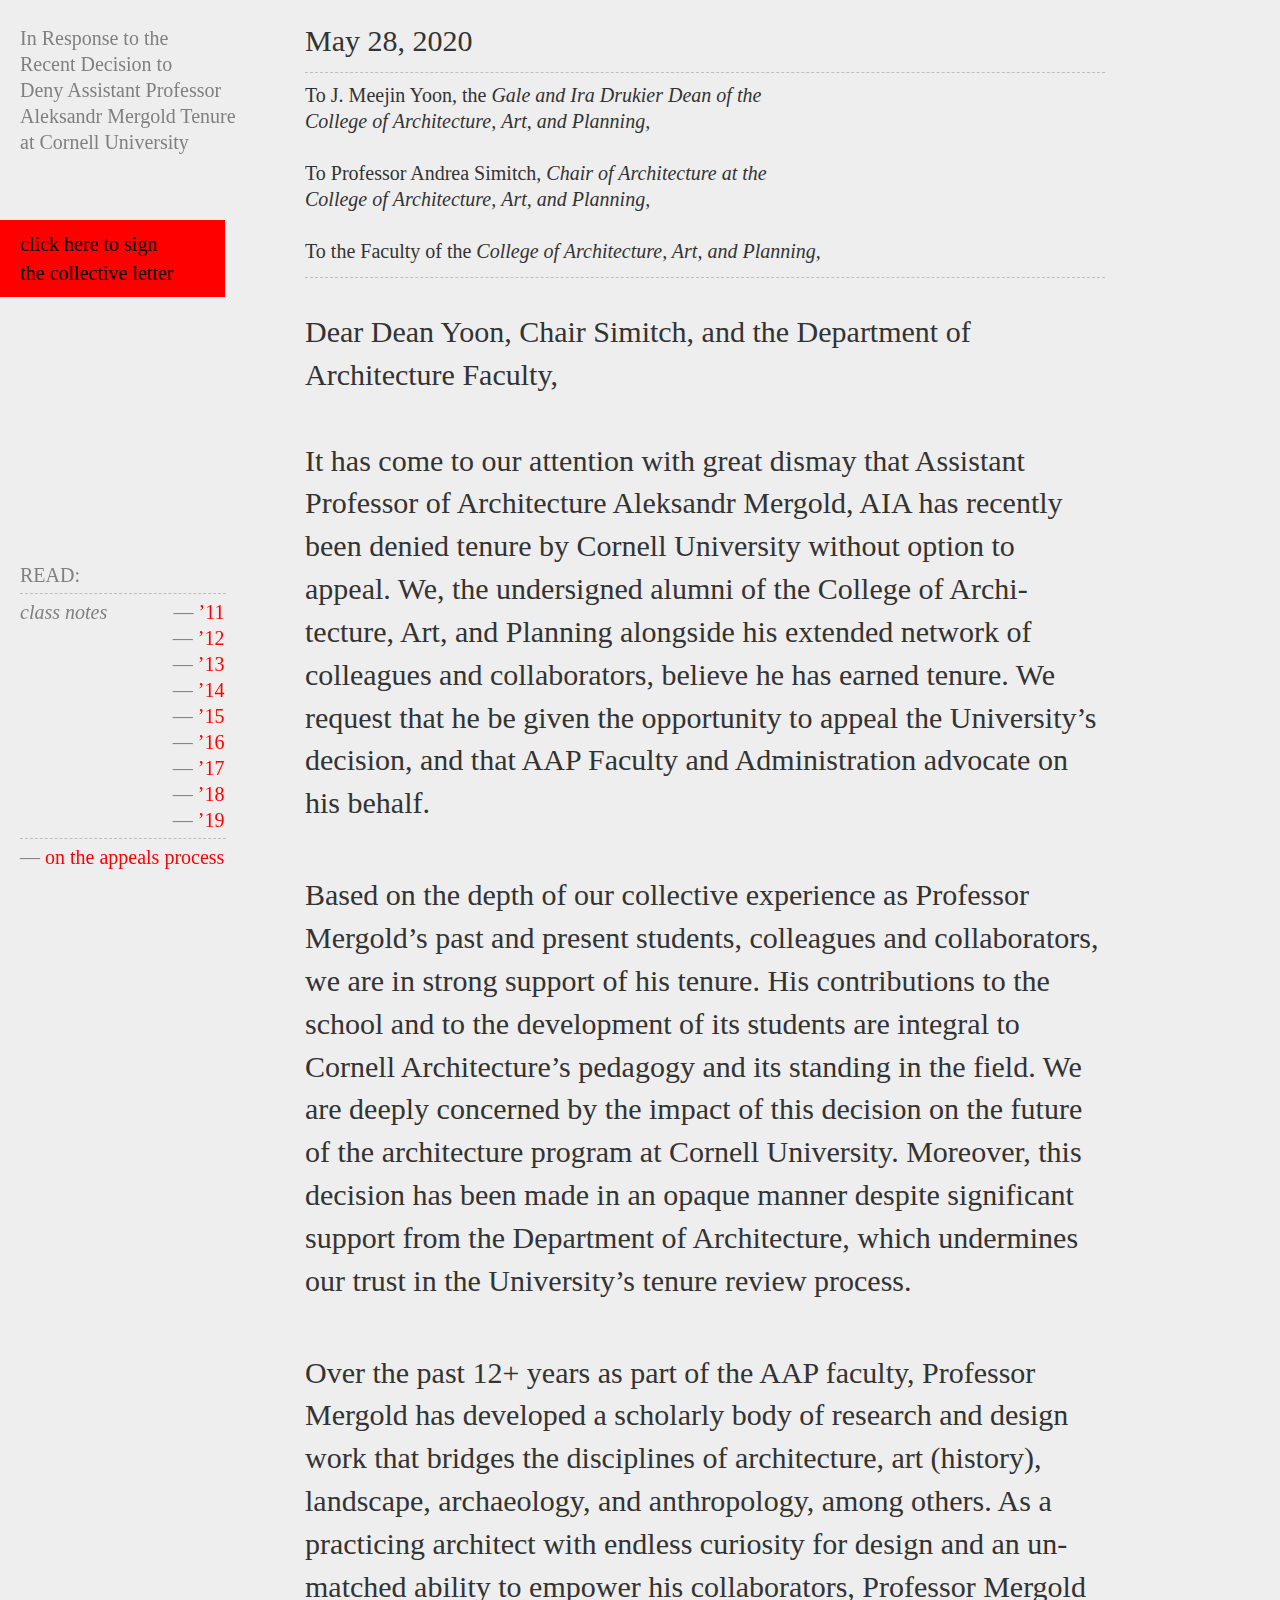
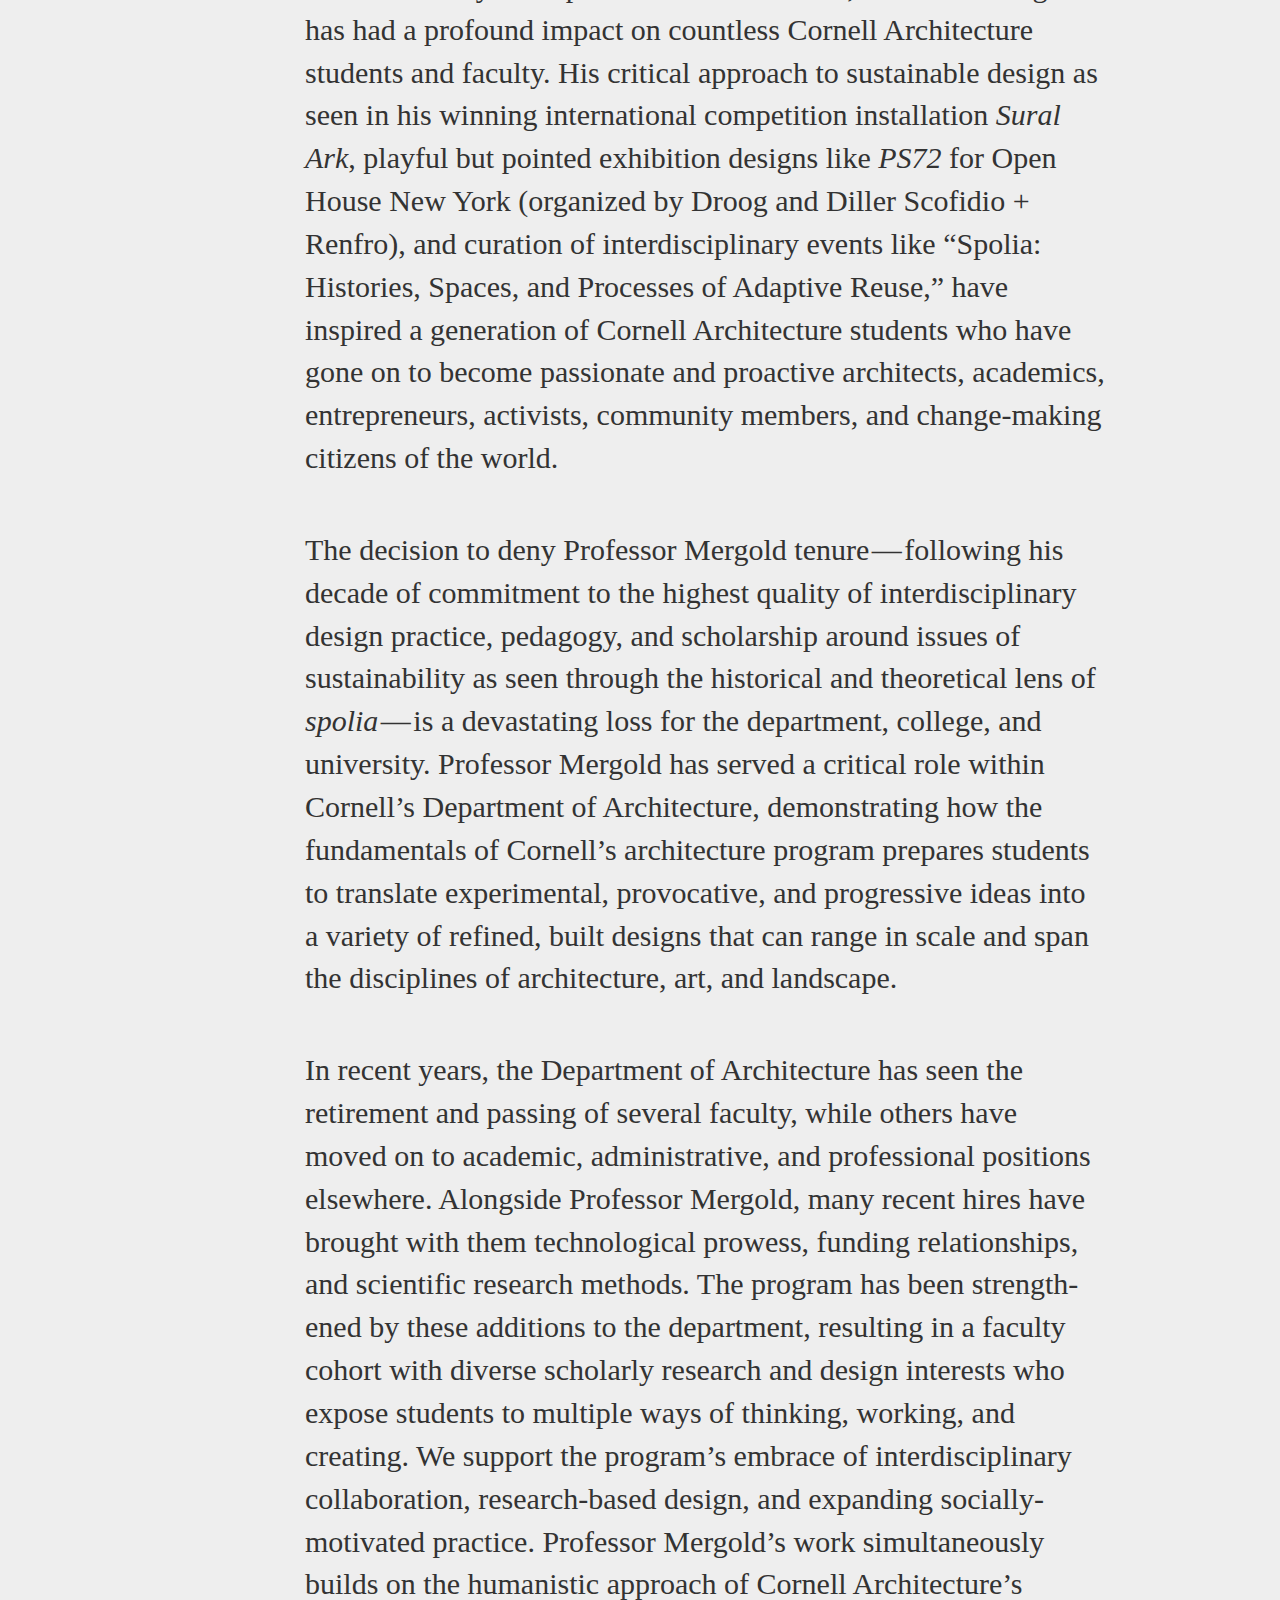
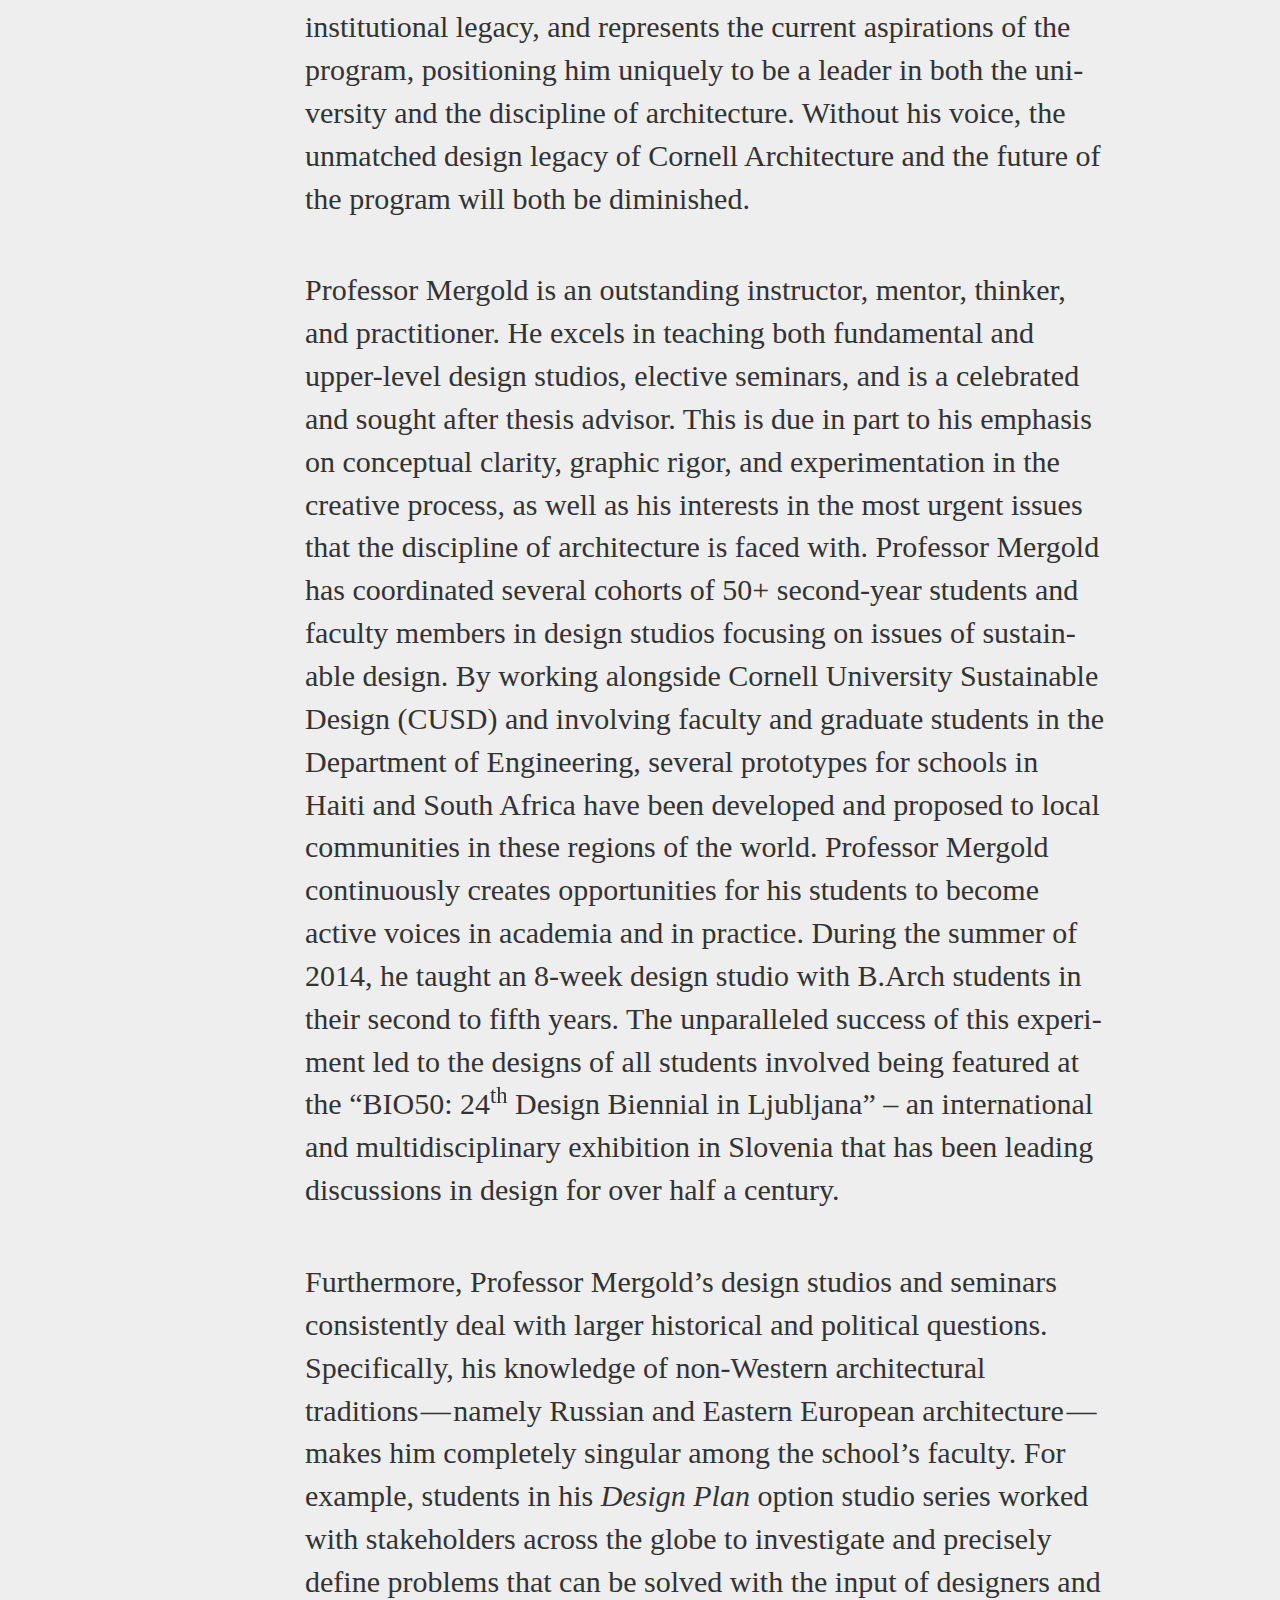
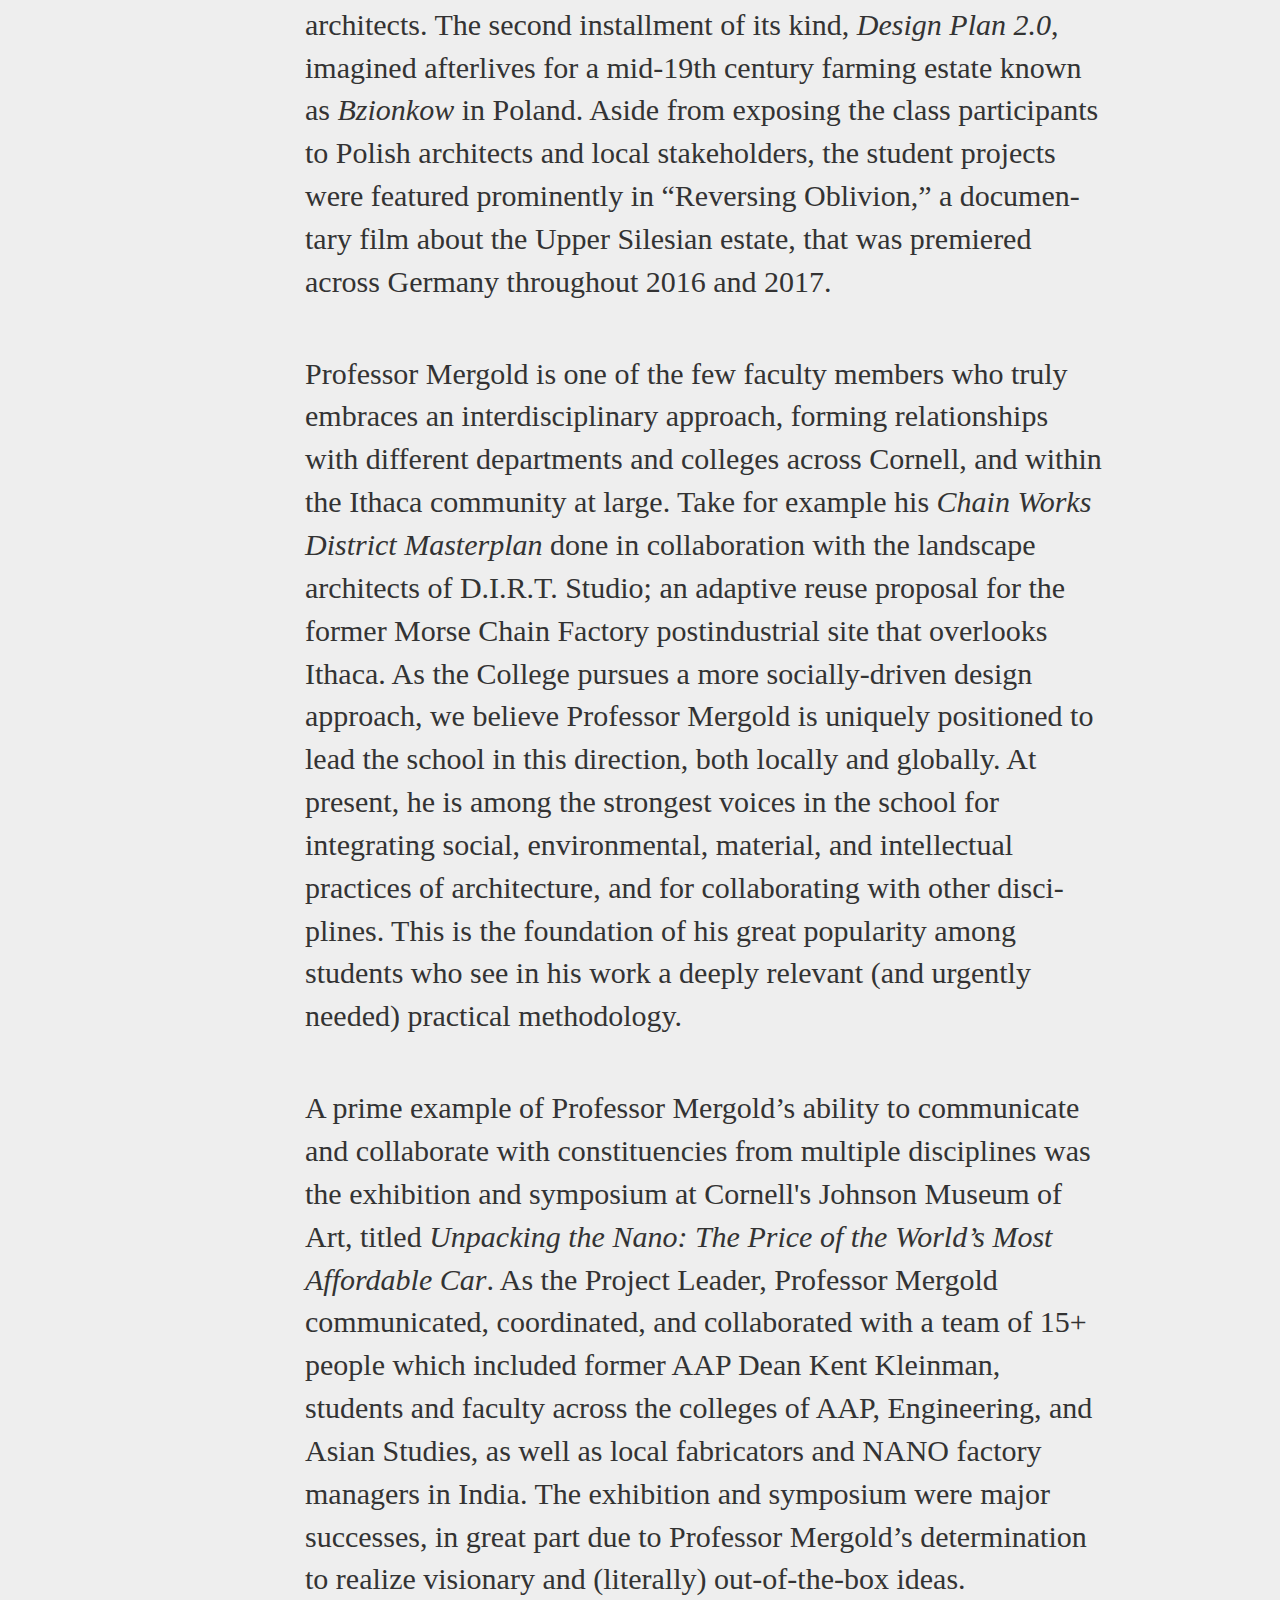
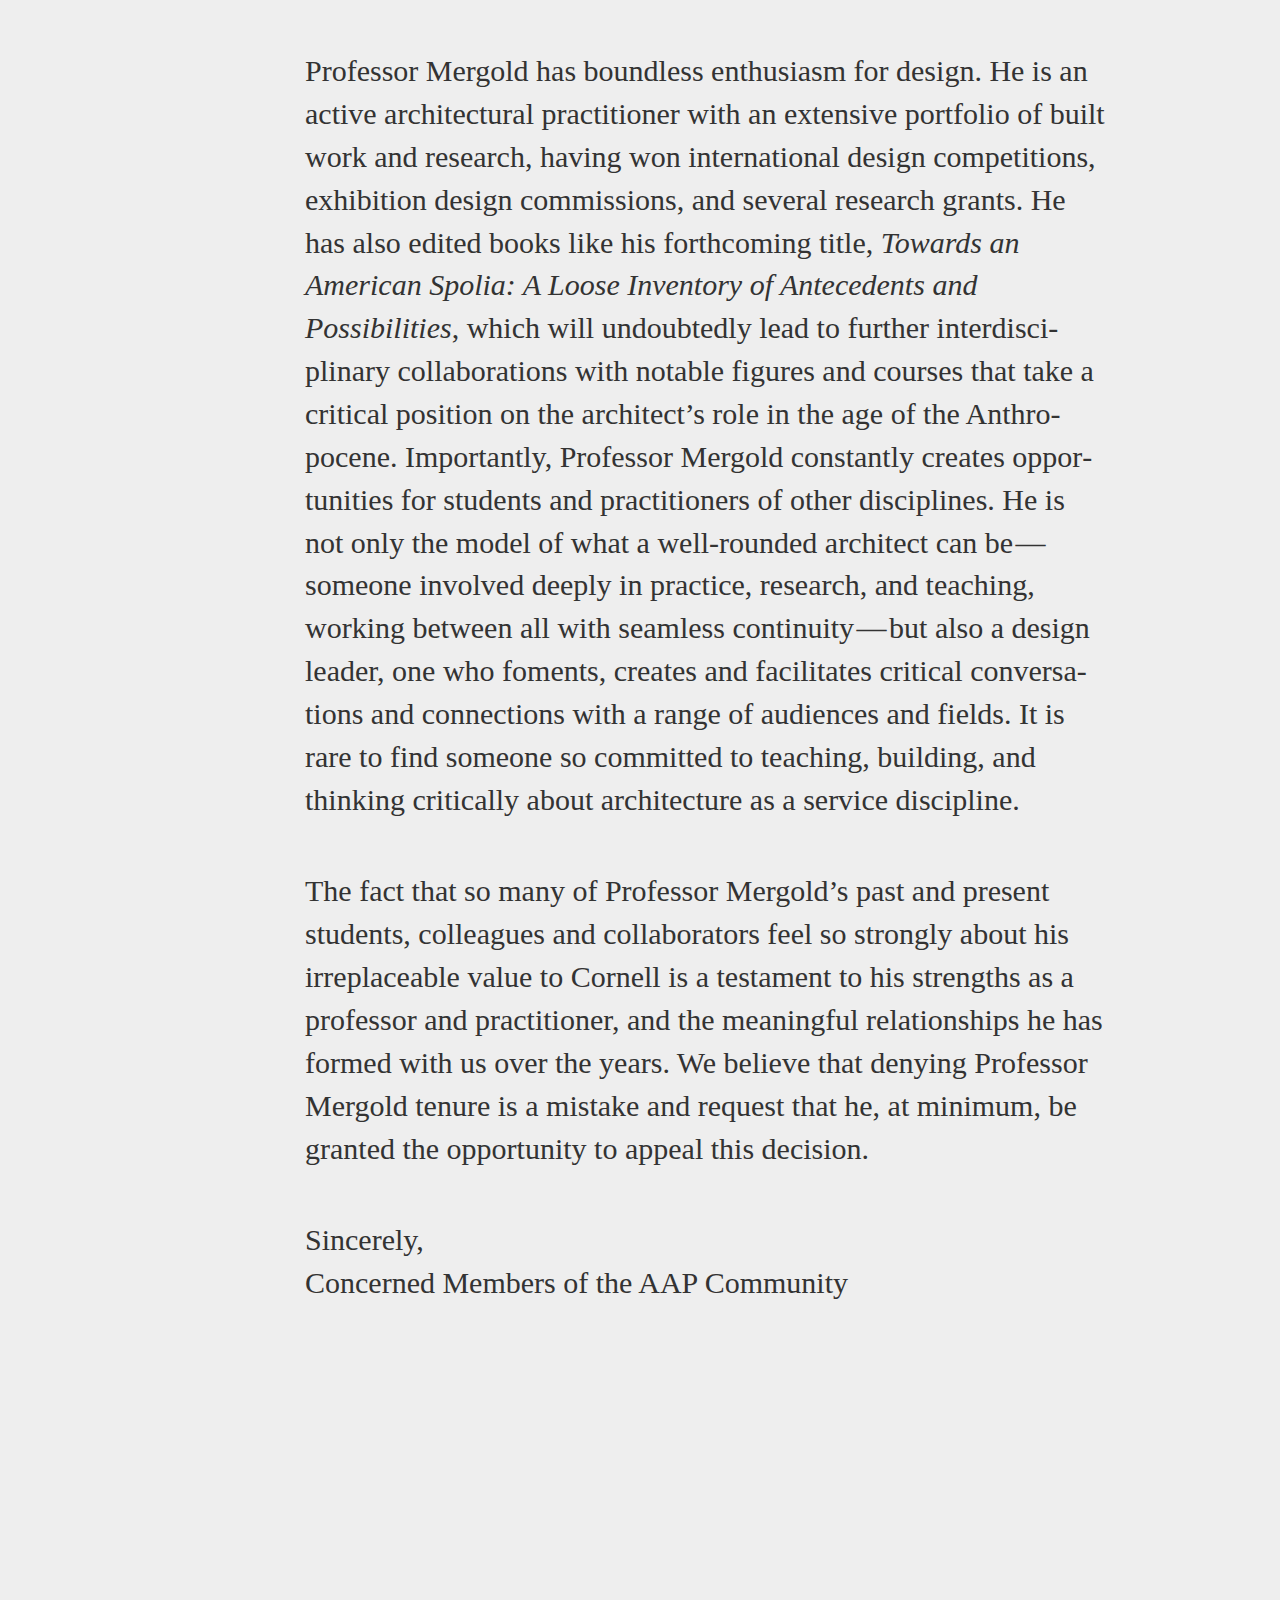
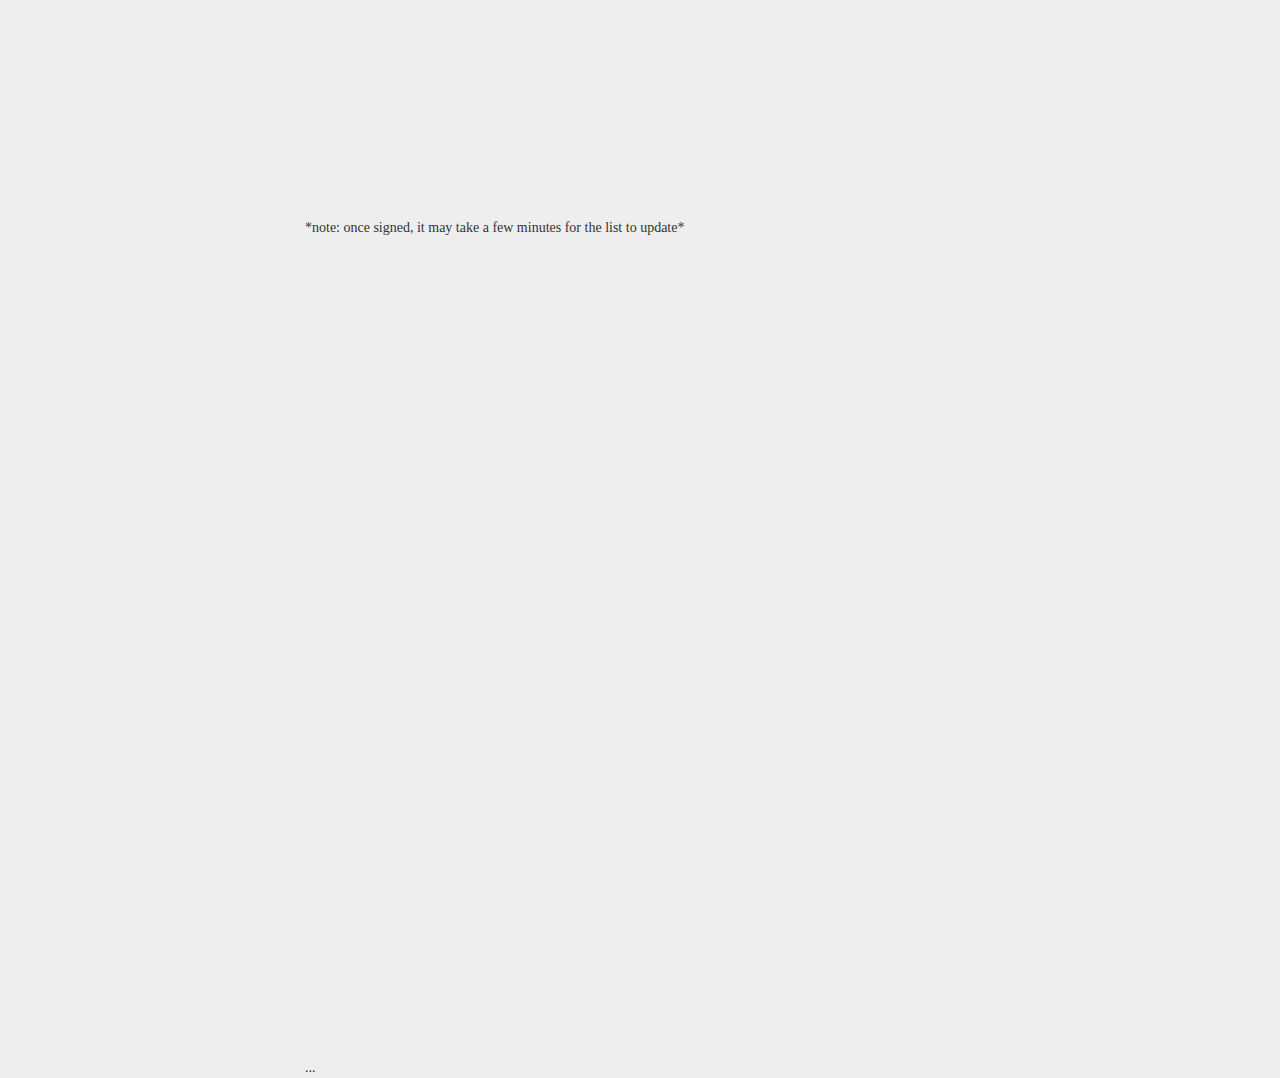
<file: index.html>
<!DOCTYPE html>
<html lang="en">

<head>

	<!-- Primary Meta Tags -->
	<meta charset="utf-8" />
	<title>Aleks Mergold</title>
	<meta name="title" content="Aleksandr Mergold">
	<meta name="description" content="In Response to the Recent Decision to Deny Assistant Professor Aleksandr Mergold Tenure at Cornell University">

	<!-- Open Graph / Facebook -->
	<meta property="og:type" content="website">
	<meta property="og:url" content="https://www.aleksandrmergold.org">
	<meta property="og:title" content="Aleksandr Mergold Dot Org">
	<meta property="og:description" content="In Response to the Recent Decision to Deny Assistant Professor Aleksandr Mergold Tenure at Cornell University">
	<meta property="og:image" content="https://mmiilloo.github.io/aleksandrmergold/assets/thumbnail.png">

	<!-- Twitter -->
	<meta property="twitter:card" content="summary_large_image">
	<meta property="twitter:url" content="https://www.aleksandrmergold.org">
	<meta property="twitter:title" content="Aleksandr Mergold Dot Org">
	<meta property="twitter:description" content="In Response to the Recent Decision to Deny Assistant Professor Aleksandr Mergold Tenure at Cornell University">
	<meta property="twitter:image" content="https://mmiilloo.github.io/aleksandrmergold/assets/thumbnail.png">




	<!-- <meta property="fb:app_id" content="your_app_id" />
	<meta name="twitter:site" content="@website-username"> -->

	<link rel="stylesheet" href="https://maxcdn.bootstrapcdn.com/bootstrap/3.4.1/css/bootstrap.min.css">
	<link rel="stylesheet" href="assets/main.css" type="text/css" />

	<script src="https://ajax.googleapis.com/ajax/libs/jquery/3.4.1/jquery.min.js"></script>
	<script src="https://maxcdn.bootstrapcdn.com/bootstrap/3.4.1/js/bootstrap.min.js"></script>
	<style>
	@import url('https://fonts.googleapis.com/css2?family=DM+Mono:wght@300;400&family=Roboto&display=swap');
	</style>
	<!-- <link rel="icon" type="image/png" href="assets/favicon-16.png" sizes="16x16"> -->
  <link rel="icon" type="image/png" href="assets/favicon-32.png" sizes="32x32">
  <link rel="icon" type="image/png" href="assets/favicon-96.png" sizes="96x96">
</head>



<body>

		<nav>
			<div class="header">
				In Response to the<br>
				Recent Decision to<br>
				 Deny Assistant Professor<br>
				  Aleksandr Mergold Tenure<br>
					 at Cornell University
					<br>
					<br>
			</div>

			<div class="footer">
				READ:
				<hr class="sidebar">
				<em>class notes</em>

				<ul>
					<!-- <li>
						<a href="#" class="info" data-toggle="modal" data-target="#myModal10">
							<strike>&rsquo;10</strike>
						</a>
					</li> -->

					<li>—
						<a href="assets/01_info.txt" class="info" data-toggle="modal" data-target="#myModal11">
							&rsquo;11
						</a>
					</li>

					<li>—
						<a href="assets/01_info.txt" class="info" data-toggle="modal" data-target="#myModal12">
							&rsquo;12
						</a>
					</li>

					<li>—
						<a href="#" class="info" data-toggle="modal" data-target="#myModal13">
							&rsquo;13
						</a>
					</li>

					<li>—
						<a href="#" class="info" data-toggle="modal" data-target="#myModal14">
							&rsquo;14
						</a>
					</li>

					<li>—
						<a href="#" class="info" data-toggle="modal" data-target="#myModal15">
							&rsquo;15
						</a>
					</li>

					<li>—
						<a href="#" class="info" data-toggle="modal" data-target="#myModal16">
							&rsquo;16
						</a>
					</li>

					<li>—
						<a href="assets/01_info.txt" class="info" data-toggle="modal" data-target="#myModal17">
							&rsquo;17
						</a>
					</li>

					<li>—
						<a href="#" class="info" data-toggle="modal" data-target="#myModal18">
							&rsquo;18
						</a>
					</li>

					<li>—
						<a href="assets/01_info.txt" class="info" data-toggle="modal" data-target="#myModal19">
							&rsquo;19
						</a>
					</li>

					<!-- <li>
						<a href="assets/01_info.txt" class="info" data-toggle="modal" data-target="#myModal20">
							<strike>&rsquo;20</strike>
						</a>
					</li> -->
				</ul>

									<hr class="sidebar">—

					<a href="https://cpb-us-e1.wpmucdn.com/blogs.cornell.edu/dist/3/6798/files/2016/01/NEGTENUREDECISION-205n6kl.pdf" target="_blank">on the appeals process</a>

			</div>
		</nav>

		<br>
		<a href="https://docs.google.com/forms/d/e/1FAIpQLSdAVsHjQVQm3s4ilVscf7bJHB84Yj_5rpvGfdnvuWHYawn9lA/viewform?usp=sf_link" target="_blank"><div class="tab">
			click here to sign<br>the collective letter
		</div></a>


		<div class="container">

				<div class="document">May 28, 2020</div><hr>
					<div class="recipients">
						To J. Meejin Yoon, the <em>Gale and Ira Drukier Dean of the College&nbsp;of&nbsp;Architecture,&nbsp;Art,&nbsp;and&nbsp;Planning,</em>
						<br>
						<br>
						To Professor Andrea Simitch, <em>Chair of Architecture at the College&nbsp;of&nbsp;Architecture,&nbsp;Art,&nbsp;and&nbsp;Planning,</em>
						<br>
						<br>
						To the Faculty of the <em>College of Architecture, Art, and Planning,</em>
						<br>
						<hr>
				</div>
			<div class="document">
				<a id="top"> </a>
				Dear Dean Yoon, Chair Simitch, and the Department&nbsp;of Architecture&nbsp;Faculty,<br><br>
				<p>
					It has come to our attention with great dismay that Assistant Professor of Architecture Aleksandr Mergold, AIA has recently been denied tenure by Cornell Uni&shy;versity without option to appeal. We, the undersigned alumni of the College of Archi&shy;tecture, Art, and Planning alongside his extended network of colleagues and col&shy;lab&shy;o&shy;rators, believe he has earned tenure. We request that he be given the opportunity to appeal the University’s decision, and that AAP Faculty and Administration advocate on his behalf.
				</p><p>
					Based on the depth of our collective experience as Professor Mergold’s past and present students, colleagues and col&shy;lab&shy;ora&shy;tors, we are in strong support of his tenure. His con&shy;tri&shy;bu&shy;tions to the school and to the development of its students are integral to Cornell Architecture’s peda&shy;gogy and its standing in the field. We are deeply con&shy;cerned by the impact of this decision on the future of the architecture program at Cornell University. Moreover, this decision has been made in an opaque manner despite significant support from the Department of Architecture, which undermines our trust in the University’s tenure review process.
				</p><p>
					Over the past 12+ years as part of the AAP faculty, Professor Mergold has developed a scholarly body of research and design work that bridges the disciplines of architecture, art (history), landscape, archaeology, and anthropology, among others. As a practicing architect with endless curiosity for design and an un&shy;matched ability to empower his collaborators, Professor Mergold has had a profound impact on countless Cornell Architecture students and faculty. His critical approach to sustainable design as seen in his winning international compe&shy;tition installation <em>Sural Ark</em>, playful but pointed exhibition designs like <em>PS72</em> for Open House New York (organized by Droog and Diller Scofidio + Renfro), and curation of interdisciplinary events like “Spolia: Histories, Spaces, and Processes of Adaptive Reuse,” have inspired a gen&shy;eration of Cornell Architecture students who have gone on to become passionate and proactive architects, academics, entrepreneurs, activists, community members, and change-making citizens of the world.
				</p><p>
					The decision to deny Professor Mergold tenure&hairsp;—&hairsp;following his decade of commitment to the highest quality of inter&shy;dis&shy;ci&shy;pli&shy;nary design practice, pedagogy, and schol&shy;ar&shy;ship around issues of sustainability as seen through the historical and theoretical lens of <em>spolia</em>&hairsp;—&hairsp;is a dev&shy;as&shy;tat&shy;ing loss for the department, college, and university. Professor Mergold has served a critical role within Cornell’s Department of Architecture, demon&shy;strat&shy;ing how the fundamentals of Cornell’s architecture program prepares students to translate experimental, provocative, and progressive ideas into a variety of refined, built designs that can range in scale and span the disciplines of architecture, art, and landscape.
				</p><p>
					In recent years, the Department of Architecture has seen the retirement and passing of several faculty, while others have moved on to academic, administrative, and pro&shy;fessional positions elsewhere. Alongside Professor Mergold, many recent hires have brought with them tech&shy;no&shy;log&shy;ical prowess, funding relationships, and scientific research methods. The program has been strength&shy;ened by these additions to the department, resulting in a faculty cohort with diverse scholarly research and design interests who expose students to multiple ways of thinking, working, and creating. We support the program’s embrace of interdisciplinary collaboration, research-based design, and expanding socially-motivated practice. Professor Mergold’s work simultaneously builds on the humanistic approach of Cornell Architecture’s institutional legacy, and represents the current aspirations of the program, positioning him uniquely to be a leader in both the uni&shy;versity and the discipline of architecture. Without his voice, the unmatched design legacy of Cornell Architecture and the future of the program will both be diminished.
				</p><p>
					Professor Mergold is an outstanding instructor, mentor, thinker, and practitioner. He excels in teaching both fun&shy;da&shy;men&shy;tal and upper-level design studios, elective seminars, and is a celebrated and sought after thesis advisor. This is due in part to his emphasis on conceptual clarity, graphic rigor, and experimentation in the creative process, as well as his interests in the most urgent issues that the discipline of architecture is faced with. Professor Mergold has co&shy;or&shy;di&shy;nat&shy;ed several cohorts of 50+ second-year students and faculty members in design studios focusing on issues of sustain&shy;able design. By working alongside Cornell University Sus&shy;tain&shy;able Design (CUSD) and involving faculty and graduate students in the Department of Engineering, several proto&shy;types for schools in Haiti and South Africa have been developed and proposed to local communities in these regions of the world. Professor Mergold continuously creates op&shy;por&shy;tu&shy;nities for his students to become active voices in academia and in practice. During the summer of 2014, he taught an 8-week design studio with B.Arch students in their second to fifth years. The unparalleled success of this experi&shy;ment led to the designs of all students involved being featured at the &ldquo;BIO50: 24<sup>th</sup> Design Biennial in Ljubljana&rdquo; – an international and multidisciplinary exhibition in Slovenia that has been leading discussions in design for over half a century.
				</p><p>
					Furthermore, Professor Mergold’s design studios and seminars consistently deal with larger historical and political questions. Specifically, his knowledge of non-Western architectural traditions&hairsp;—&hairsp;namely Russian and Eastern European architecture&hairsp;—&hairsp;makes him completely singular among the school’s faculty. For example, students in his <em>Design Plan</em> option studio series worked with stakeholders across the globe to investigate and precisely define problems that can be solved with the input of designers and architects. The second installment of its kind, <em>Design Plan 2.0</em>, imagined afterlives for a mid-19th century farming estate known as <em>Bzionkow</em> in Poland. Aside from exposing the class participants to Polish architects and local stakeholders, the student projects were featured prominently in “Reversing Oblivion,” a doc&shy;u&shy;men&shy;tary film about the Upper Silesian estate, that was premiered across Germany throughout 2016 and 2017.
				</p><p>
					Professor Mergold is one of the few faculty members who truly embraces an interdisciplinary approach, forming relationships with different departments and colleges across Cornell, and within the Ithaca community at large. Take for example his <em>Chain Works District Masterplan</em> done in collaboration with the landscape architects of D.I.R.T. Studio; an adaptive reuse proposal for the former Morse Chain Factory postindustrial site that overlooks Ithaca. As the College pursues a more socially-driven design approach, we believe Professor Mergold is uniquely positioned to lead the school in this direction, both locally and globally. At present, he is among the strongest voices in the school for integrating social, environmental, material, and intellectual practices of architecture, and for collaborating with other disci&shy;plines. This is the foundation of his great popularity among students who see in his work a deeply relevant (and urgently needed) practical methodology.
				</p><p>
					A prime example of Professor Mergold’s ability to communicate and collaborate with constituencies from multiple disciplines was the exhibition and symposium at Cornell's Johnson Museum of Art, titled <em>Unpacking the Nano: The Price of the World’s Most Affordable Car</em>. As the Project Leader, Professor Mergold communicated, co&shy;or&shy;di&shy;nat&shy;ed, and collaborated with a team of 15+ people which included former AAP Dean Kent Kleinman, students and faculty across the colleges of AAP, Engineering, and Asian Studies, as well as local fab&shy;ri&shy;ca&shy;tors and NANO factory managers in India. The exhibition and symposium were major successes, in great part due to Professor Mergold’s determination to realize visionary and (literally) out-of-the-box ideas.
				</p><p>
					Professor Mergold has boundless enthusiasm for design. He is an active architectural practitioner with an extensive port&shy;folio of built work and research, having won inter&shy;national design competitions, exhibition design commissions, and several research grants. He has also edited books like his forthcoming title, <em>Towards an American Spolia: A Loose Inventory of Antecedents and Possibilities</em>, which will undoubtedly lead to further inter&shy;disci&shy;plinary collaborations with notable figures and courses that take a critical position on the architect’s role in the age of the Anthro&shy;pocene. Importantly, Professor Mergold constantly creates oppor&shy;tuni&shy;ties for students and practitioners of other disciplines. He is not only the model of what a well-rounded architect can be&hairsp;—&hairsp;someone involved deeply in practice, research, and teaching, working between all with seamless continuity&hairsp;—&hairsp;but also a design leader, one who foments, creates and facilitates critical con&shy;ver&shy;sa&shy;tions and connections with a range of audiences and fields. It is rare to find someone so committed to teaching, building, and thinking critically about architecture as a service discipline.
				</p><p>
					The fact that so many of Professor Mergold’s past and present students, colleagues and collaborators feel so strongly about his irreplaceable value to Cornell is a testament to his strengths as a professor and practitioner, and the meaningful relationships he has formed with us over the years. We believe that denying Professor Mergold tenure is a mistake and request that he, at minimum, be granted the opportunity to appeal this decision.
				</p><p>
					Sincerely,<br>
					Concerned Members of the AAP Community
				</p>

					<iframe class="headings" src="https://docs.google.com/spreadsheets/d/e/2PACX-1vRg5XKKwi4NerNwX4CbYTMXNDtdl-1nNhdGp1hTLksVU4pFxDryuYx16_YQ83qjYZnC6byYIhwWO0US/pubhtml?gid=313986239&amp;single=true&amp;widget=false&amp;headers=false&chrome=false&range=A:G" frameborder="0" scrolling="no"></iframe>

					<iframe class="body" src="https://docs.google.com/spreadsheets/d/e/2PACX-1vRg5XKKwi4NerNwX4CbYTMXNDtdl-1nNhdGp1hTLksVU4pFxDryuYx16_YQ83qjYZnC6byYIhwWO0US/pubhtml?gid=1260622300&amp;single=true&amp;widget=false&amp;headers=false&chrome=false&range=A:G" frameborder="0" padding="0px"></iframe>

			</div>
			*note: once signed, it may take a few minutes for the list to update*
			<br><br><br><br><br><br><br>
			<br><br><br><br><br><br><br>
			<br><br><br><br><br><br><br>
			<br><br><br><br><br><br><br>
			<br><br><br><br><br><br><br>
			<br><br><br><br><br><br><br>
			...
		</div>



		  <!-- 2010 class note . myModal10 -->
		  <div class="modal" id="myModal10">
		          <div id="class-heading">A Note from the <br>Class of 2010</div>
							<div id="caption">
								<br><br>
								in progress, coming soon
								<br><br>
							</div>
								<br><br><br><br><br><br><br><br><br><br><br><br><br><br><br>
								<br><br><br><br><br><br><br><br><br><br><br><br><br><br><br>
								<br><br><br><br><br><br><br><br><br><br><br><br><br><br><br>
								<br><br><br><br><br><br><br><br><br><br><br><br><br><br><br>
								<br><br><br><br><br><br><br><br><br><br><br><br><br><br><br>
								<br><br><br><br><br><br><br><br><br><br><br><br><br><br><br>
		  </div>

			<!-- 2011 class note . myModal11 -->
			<div class="modal" id="myModal11">
							<div id="class-heading">A Note from the M.Arch Class of 2011</div>
							<div id="caption">
								<br><br>
								Our M.Arch class of 2011 had Professor Mergold as a digital drawing instructor during the spring semester of 2008. His course serendipitously provided a creative outlet for many of us. His drawing course reflected the importance of the design process and exuberant creativity and humor. His encouragements, his generosity as a faculty and his constant availability for each one of us were treasured. Professor Mergold’s role outside of class extended far beyond the classroom. The learning environment he crafted through his course extended throughout our time at Cornell. In fact, many of us collaborated with him on competitions, exhibitions, and design-build projects outside the scope of the school-year. His work within the department and professional served as a guide for our future aspirations. <mark>During our time at Cornell, Professor Mergold’s shepherding and design of the <em>Unpacking the Nano</em> exhibition and symposium served as an exemplar of design ambition.</mark> To many of us, Professor Mergold offered experiences outside of the curriculum that were paramount to our current careers, research and design practice interests. <mark>Furthermore, many of us taught alongside him in the Career Discovery summer studio. Thanks to his valuable pedagogical exposure to teaching, some of us went on to pursue academic positions in universities across the U.S.</mark> The loss of Professor Mergold is decimating: we implore the administration to review its decision and take the concerns of the alumni into account.
							</div>
								<br><br><br><br><br><br><br><br><br><br><br><br><br><br><br>
								<br><br><br><br><br><br><br><br><br><br><br><br><br><br><br>
								<br><br><br><br><br><br><br><br><br><br><br><br><br><br><br>
								<br><br><br><br><br><br><br><br><br><br><br><br><br><br><br>
								<br><br><br><br><br><br><br><br><br><br><br><br><br><br><br>
								<br><br><br><br><br><br><br><br><br><br><br><br><br><br><br>
			</div>

			<!-- 2012 class note . myModal12 -->
			<div class="modal" id="myModal12">
							<div id="class-heading">A Note from the <br>Class of 2012</div>
							<div id="caption">
								<br><br>
								The Bachelors of Architecture Class of 2012 collectively supports Aleksandr Mergold’s tenure at Cornell University’s College of Architecture, Art, and Planning. It has come to our attention that despite our class’s exceptional academic experiences with Alex, he was recently denied tenure by the university. We implore you to reconsider this decision.
								<br><br>
								Our class was taught by Aleksandr on several occasions during our time at Cornell AAP, notably during the Cornell in Rome program during our 4th year studio. Some of us also traveled abroad with him as part of the Eastern Horizons summer travel studio. For some of us, he was a thesis advisor.
								<br><br>
								Aleksandr represents an era of Cornell alumni who can bridge the current aging tenured faculty with a generation of the new, <mark>he is someone who knows the deep traditions of Cornell Architecture’s pedagogy and can continue to maintain relevance to the contemporary dialogue of today and tomorrow.</mark>
								<br><br>
								<mark>We could not imagine the experience at Cornell’s program without Alex’s tutelage and guidance that allowed us to thrive as successful practitioners today.</mark> Alex was a cornerstone to our architectural education, and for the University to miss the opportunity to have Alex this crucial role we believe would be a grave error for current and future Cornellians.							</div>
								<br><br><br><br><br><br><br><br><br><br><br><br><br><br><br>
								<br><br><br><br><br><br><br><br><br><br><br><br><br><br><br>
								<br><br><br><br><br><br><br><br><br><br><br><br><br><br><br>
								<br><br><br><br><br><br><br><br><br><br><br><br><br><br><br>
								<br><br><br><br><br><br><br><br><br><br><br><br><br><br><br>
								<br><br><br><br><br><br><br><br><br><br><br><br><br><br><br>
			</div>

			<!-- 2013 class note . myModal13 -->
			<div class="modal" id="myModal13">
							<div id="class-heading">A Note from the <br>Class of 2013</div>
							<div id="caption">
								<br><br>
								When we, the B.Arch Class of 2013, began our journey together twelve years ago, entering our first year of architecture at Cornell, we did so under the charismatic, dynamic studio instruction of Professor Aleksandr Mergold. A young practitioner and graduate of the program himself, Professor Mergold was just beginning his career as a scholar and educator, bringing with him new ideas from his strong record of progressive practice in New York City. <mark>An animated leader, Professor Mergold inducted us into the unique culture and training that defines the architecture program at Cornell and laid the foundations for our valuable contributions to our respective firms, companies, proprietorships, institutions, and communities today.</mark> He urged us to learn and leverage the tools of construction, lessons reinforced by his own frequent presence in the fabrication facilities as he completed research and design work deeply engaged with the physical world. Our first year studio work was even captured elegantly in the Elemental Instrumental books that he co-authored.
								<br><br>
								Beyond studio, Professor Mergold connected with us during informal moments. Equally important lessons and fond memories linger from our studio trips to upstate New York hamlets like Hammondsport, downtown Ithaca and major cultural institutions like the Dia: Beacon. Professor Mergold framed the longstanding traditions of Cornell Architecture as part or our education, giving us a week off of our individual studio assignments so that we could focus on our first collective planning, design, and construction effort, Dragon Day. Professor Mergold showed us how our creativity could engage seemingly banal tasks; he brought pumpkins for the entire freshmen class to carve on Halloween and staged a carving competition. <mark>Embedded in these moments was a creative culture which was simultaneously rigorous and fun. We learned to take joy in working hard and making creative discoveries&hairsp;—&hairsp;an invaluable lifelong skill that allows us to find meaning and fulfillment in our livelihoods.</mark>
								<br><br>
								In the years since, Professor Mergold has built up an esteemed career as an exemplary practitioner, scholar, and educator. <mark>He has built up a leading presence in the discipline and progressive body of work that powerfully addresses the climate imperative and engages with the cultural impli&shy;cations of intervening in the built environment</mark>, all from the difficult context of Ithaca, a community in which he is a loyal and devoted resident. His work demonstrates the power architecture has to address global concerns, and the importance of engaging various stakeholders and collaborators in such efforts.
								<br><br>
								Professor Mergold has been a friend, mentor, and role model to our class and others, a friendly face among architecture faculty, pulling off an endearing lightheartedness even when dealing with serious, important lessons. When we lost Professor Mergold for a year, our final year, to the College of Human Ecology, a void was felt across the architecture program. We were ecstatic when he made a tri&shy;umphant return, securing a tenure track position in architecture following our graduation. Today, we hope that you will consider the irreparable damage to Cornell Architecture that will result from losing Professor Mergold. <mark>He plays not only a vital role in continuing and expanding the pedagogy and culture of the program, but also in bringing together the larger university, Ithaca, and the discipline to address the most pressing issues of our time.</mark>							</div>
								<br><br><br><br><br><br><br><br><br><br><br><br><br><br><br>
								<br><br><br><br><br><br><br><br><br><br><br><br><br><br><br>
								<br><br><br><br><br><br><br><br><br><br><br><br><br><br><br>
								<br><br><br><br><br><br><br><br><br><br><br><br><br><br><br>
								<br><br><br><br><br><br><br><br><br><br><br><br><br><br><br>
								<br><br><br><br><br><br><br><br><br><br><br><br><br><br><br>
			</div>

			<!-- 2014 class note . myModal14 -->
			<div class="modal" id="myModal14">
							<div id="class-heading">A Note from the <br>Class of 2014</div>
							<div id="caption">
								<br><br>
								When we arrived at Cornell in 2009, Aleks was one of our first professors. <mark>He became a role model for us, showing us who we could become as Cornell-educated architects.</mark> He is driven, creative, inspiring, and generous, with boundless energy for design. While we were students and since, he has consistently produced built work, submitted winning competition entries, and designed exhibits, all in addition to teaching full-time. Out of all AAP faculty, he is among the most deserving of tenure.
								<br><br>
								Aleks taught our class several times during our time at Cornell: first-year studio, comprehensive design, and architectural analysis. Some of us also traveled abroad with him as part of the Eastern Horizons summer travel studio. For others, he was a thesis advisor.
								<br><br>
								<mark>Those early studio and theory courses are the foundation of our architectural education, delivered in a thoughtful, relevant, and engaging way. During our first year, Aleks introduced us to the principles of conceptual clarity, the significance of site, and the importance of iteration and exploration.</mark> As our second year comprehensive studio coordinator, he organized a collaboration with CUSD, acting as a bridge between students and professors in AAP, DEA, and CEE, as well as active practitioners in the field. He helped to facilitate input from not only architects and engineers, but also voices from NGOs and playground designers. The project ultimately culminated in a built school in Cosmo City, South Africa. To this day, he facilitates similar conversations and collaborations, increasing the agency of design within and beyond the University.

								<mark>Toward the latter part of our academic careers and beyond, many of us have turned to him as a mentor and an example of someone who holds academia and the profession in perfect balance.</mark> Aleks is one of the most generous, dependable, and inspiring professors to us. We hope that future generations of Cornell students will be able to say the same.
							</div>
								<br><br><br><br><br><br><br><br><br><br><br><br><br><br><br>
								<br><br><br><br><br><br><br><br><br><br><br><br><br><br><br>
								<br><br><br><br><br><br><br><br><br><br><br><br><br><br><br>
								<br><br><br><br><br><br><br><br><br><br><br><br><br><br><br>
								<br><br><br><br><br><br><br><br><br><br><br><br><br><br><br>
								<br><br><br><br><br><br><br><br><br><br><br><br><br><br><br>
			</div>

			<!-- 2015 class note . myModal15 -->
			<div class="modal" id="myModal15">
							<div id="class-heading">A Note from the M.Arch Class of 2015</div>
							<div id="caption">
								<br><br>
		            The 2015 M.Arch class fully support Alex Mergold in his application for tenure. While our class was not fortunate enough to have Professor Mergold in studio, some of us were his teaching assistants, thesis mentees and elective students. In addition, our experience with Alex as a frequent and insightful critic on design juries was vital to our growth as students. Alex is a leading light in the department with real construction and interdisciplinary experience. <mark>By incorporating this learned knowledge through his teaching of construction details and design processes, Alex is able to show students how to match creativity with practicality in a way that is all too rare in our field today.</mark> Alex has been a constant and unwavering supporter of his students and former students and we feel pride in standing with him so that he may continue to play an important role in the lives of those at Cornell.
								<br><br>
							</div>
								<br><br><br><br><br><br><br><br><br><br><br><br><br><br><br>
								<br><br><br><br><br><br><br><br><br><br><br><br><br><br><br>
								<br><br><br><br><br><br><br><br><br><br><br><br><br><br><br>
								<br><br><br><br><br><br><br><br><br><br><br><br><br><br><br>
								<br><br><br><br><br><br><br><br><br><br><br><br><br><br><br>
								<br><br><br><br><br><br><br><br><br><br><br><br><br><br><br>
			</div>
			<!-- 2016 class note . myModal16 -->
			<div class="modal" id="myModal16">
							<div id="class-heading">A Note from the M.Arch Class of 2016</div>
							<div id="caption">
								<br><br>
								Asst. Professor Aleksandr Mergold had a tremendous influence on the M.Arch class of 2016, and we are writing to enthusiastically support his tenure. Though we did not have the opportunity to participate in one of his studios, we benefited enormously from his unique and incisive voice throughout our time at AAP, from our first year drawing class through to his role as our thesis critic. <mark>Many of us cite Aleks as the most formative figure in both our education at Cornell and our current practice.</mark>
								<br><br>
								One of the many valuable roles Professor Mergold had in our education at Cornell was his interpretation of reuse/ repurpose/ reinvention. Many of us participated in his 2015 seminar, “DI-DE-RE / Design for Dis- and Re-Assembly”, which challenged the dominant language of upcycling and recycling in conversations about resource conservation in the built environment. With Professor Mergold, we explored vernacular construction methods to guide the design of our own prototype assemblies. The conference on the topic of Spolia that Professor Mergold spearheaded concurrently further enriched our conversations about respect for architectural resources & embodied cultural memory in the built environment.
								<br><br>
								In his discussions of material re-use, Professor Mergold is able to seamlessly integrate discussions of theory, classics of the western and non-western world, environmental standards, ethical practice, and social impact in addition to encouraging us to be bold and inventive with our designs. <mark>These lessons, for many of those in our class, were the ones that drew us to the field of architecture, and proved to be the most relevant in our practice since.</mark> We just see in our own professional experiences that there is a need for an environmentally resilient, deeply collaborative (and aesthetically playful!) way of tackling challenges in the built environment. <mark>Professor Mergold is the one that we all felt really gets it.</mark>
								<br><br>
								Professor Mergold is a unique, authentic, and grounding presence for the architectural program at the school. He works with students thoughtfully and without airs. We believe that the profession needs to build more bridges with other fields, something that his classes supported. His positions and interests preserve the elements that link Cornell AAP to the legacy of Colin Rowe, while pushing elements of that framework to embrace contemporary practices and invention. We firmly believe that the architecture program will maintain greater relevance if it maintains diversity in the voices of its faculty and provide a well-rounded educational experience, in this way Professor Mergold greatly enriches the program.
								<br><br>
								The school will be greatly impoverished without Professor Mergold’s interpretation of the profession, sense of humor, and commitment to his students. We urge the University to reconsider its decision to deny him tenure, and offer him an appeal.
								<br><br>
							</div>
								<div id="class-heading">A Note from the B.Arch Class of 2016</div>
								<div id="caption">
								<br><br>
								As members of the B.Arch Class of 2016, we are writing in proud support of Alex Mergold’s tenure. Both before and after graduation, Alex has been a cherished mentor for many of us and we have found that his insights form an invaluable bridge between the profession and academia.
								<br><br>
								The studios Alex taught in 2014 and 2015 focused on designing “from the middle,” as he put it, rather than from the top-down or the bottom-up.  In Trumansburg, NY and Dobrodzien, Poland, we grappled with this approach by learning about the multivalent histories of these places and talking with the people who lived there. We explored designs that both put forward radical architectural propositions and took into account the needs and desires of the inhabitants.  Alex was an expert at helping students see a seemingly mundane situation as an opportunity for extraordinary and provocative projects. Furthermore, his studios complicated and problematized the ways in which the design process had been presented to us before. We felt encouraged to challenge what we had previously been taught to accept. Alex treats fourth-year students like thesis students and thesis students like colleagues, empowering them to think critically and conceive of projects which feel truly their own. Alex’s studios reinvigorated the study of architecture for many of us and continue to inspire our professional ambitions and design approaches.
								<br><br>
								Alex occupies a unique and inspiring position at the intersection of academia and the architectural profession. Many of us found this invaluable in navigating the tenuous transition between the two. In addition to an impressive portfolio of built work, he is one of the few professors who maintains NCARB licensure and AIA membership. His commitment to the profession instills optimism in students about the prospect of becoming an architect. Alex understands the realities of constructing a building as part of the design process. This allows him to offer pragmatic and ethical insights about construction, feasibility, and economy. Not only does this make students more conscious of the technical side of architecture, it teaches them how to embrace the complexities and peculiarities of the profession.
								<br><br>
								As young professionals who had Alex as a teacher and mentor, we have an even clearer picture of how instrumental his role was in our growth as architects and ethical designers. It is disheartening to see that the program we care about so much would deny tenure to someone who made our time at Cornell so purposeful. Alex Mergold is an indispensable asset to the AAP community. In light of our perspective as dedicated alumni, we ask that you revisit his tenure application.
								<br><br>

							</div>
								<br><br><br><br><br><br><br><br><br><br><br><br><br><br><br>
								<br><br><br><br><br><br><br><br><br><br><br><br><br><br><br>
								<br><br><br><br><br><br><br><br><br><br><br><br><br><br><br>
								<br><br><br><br><br><br><br><br><br><br><br><br><br><br><br>
								<br><br><br><br><br><br><br><br><br><br><br><br><br><br><br>
								<br><br><br><br><br><br><br><br><br><br><br><br><br><br><br>
			</div>

			<!-- 2017 class note . myModal17 -->
			<div class="modal" id="myModal17">
							<div id="class-heading">A Note from the <br>Class of 2017</div>
							<div id="caption">
								<br><br>
									Straddling the realms of architecture, art, ecology, industrial and graphic design, landscape, materials science, among others, Aleks is not only a leading practitioner and transdisciplinary designer, but also an excellent teacher and mentor.
									<br><br>
									Under his leadership as the 2<sup>nd</sup> year studio coordinator, he urged us to <mark>consider design&rsquo;s agency amidst unresting political and ecological climates.</mark> We developed designs and prototypes for a school in Haiti in response to the disaster-stricken area, while collaborating with a non-profit student organization and the College of Engineering. Aleks fought hard to make us see that &ldquo;big picture&rdquo;—&hairsp;thinking and details both mattered, and having external perspectives from the community and other disciplines makes a powerful design. Also under his guidance, Aleks taught us how to <mark>use archi&shy;tecture as a powerful storytelling tool</mark> that resulted in strong manifestos for a changing world through the elective studios he led in Trumansburg, NY, Ithaca, NY, and Dobrodzień, Poland.
									<br><br>
									Additionally, Aleks was unique in the university, let alone the college, in showing us <mark>design’s capacity to be an inter&shy;discipli&shy;nary connector.</mark> This was evident in his roles as advisor and founder of RAW EXPO, Cornell’s first design expo that hosted over 500 people from all 7 colleges who exhibited their unique design processes at the Milstein Dome. He also advised the development of Medium Design Collective, a student organization focused on connecting design disciplines at Cornell, which continued to solidify AAP as a design connector at the university.
									<br><br>
									Still, maybe it does Aleks a disservice to write so enthu&shy;sias&shy;ti&shy;cally about his design methodologies when he is also extremely generous and caring. Aleks goes well beyond the call of duty to help students get involved with his and other practitioners’ works. He propagates new opportunities but also creates them, letting students take control and learn by doing, all the while tackling important local and global issues.
							</div>
								<br><br><br><br><br><br><br><br><br><br><br><br><br><br><br>
								<br><br><br><br><br><br><br><br><br><br><br><br><br><br><br>
								<br><br><br><br><br><br><br><br><br><br><br><br><br><br><br>
								<br><br><br><br><br><br><br><br><br><br><br><br><br><br><br>
								<br><br><br><br><br><br><br><br><br><br><br><br><br><br><br>
								<br><br><br><br><br><br><br><br><br><br><br><br><br><br><br>
			</div>

			<!-- 2018 class note . myModal18 -->
			<div class="modal" id="myModal18">
							<div id="class-heading">A Note from the <br>Class of 2018</div>
							<div id="caption">
								<br><br>
								Aleks is one of few licensed architects that simultaneously teaches in the school and produces built work on a consistent basis. His independent projects and collaborations with faculty from the College have been published in distinguished journals and newspapers, such as the New York Times, Domus, and Interior Design Magazine. His absence from the community would be a loss of a dedicated role-model and mentor for all of us that wish to succeed in the field of architecture and design in general.
								<br><br>
								Professor Mergold’s reputation is not solely based on his professional achievements, as his role in defining the pedagogical foundations of the school is substantial and ongoing. He is consistently asked to teach first-year studios for Masters of Architecture students: a highly formative year that depends on a rigorous and challenging approach, combining theoretical reasoning and a practical knowledge of the built environment that students would be hard pressed to find in another professor. When asked to teach his own upper-level design studios, Aleks invites students to participate in the design and construction of their work, which is an especially rare opportunity at Cornell. These studios teach designers to work collaboratively and consider sustainability in provocative and innovative ways. Further, Aleks’ work as an advisor to independent design projects is an invaluable resource for the school and its students. Two of the four thesis awards designated at our commencement were for projects that Aleks advised, and our graduating year is not unique in this regard.
							</div>
								<br><br><br><br><br><br><br><br><br><br><br><br><br><br><br>
								<br><br><br><br><br><br><br><br><br><br><br><br><br><br><br>
								<br><br><br><br><br><br><br><br><br><br><br><br><br><br><br>
								<br><br><br><br><br><br><br><br><br><br><br><br><br><br><br>
								<br><br><br><br><br><br><br><br><br><br><br><br><br><br><br>
								<br><br><br><br><br><br><br><br><br><br><br><br><br><br><br>
			</div>

			<!-- 2019 class note . myModal19 -->
			<div class="modal" id="myModal19">
							<div id="class-heading">A Note from the M.Arch Class of 2019</div>
							<div id="caption">
								<br><br>
								The MArch Class of 2019 got to know Aleks Mergold on a number of occasions
								throughout our time at AAP.
								<br><br>
								Those who worked with Aleks on the Governor’s Island installation of his Oculi project
								came to know him as a practicing architect, <mark>whose visionary projects seamlessly bridge
								the limitless and theoretical nature of academia with the practicalities of construction
								and adaptive reuse.</mark>
								<br><br>
								Those who embarked with him to Armenia for the fifth iteration in his Design/Plan Option
								Studio series came to know Aleks as a dedicated professor, a knowledgeable tour
								guide, and an insightful critic, <mark>whose studio assignments tackled challenging and
								important questions and whose leadership fostered meaningful collaborations across
								disciplines and across the globe.</mark>
								<br><br>
								In our Pre-thesis Seminar, <mark>Aleks made the daunting task of developing a thesis
								proposal feel approachable, through a series of exercises that proved almost anything
								can be a “thesis-able” opportunity to engage critically with the discipline.</mark> Those who
								were fortunate to continue their thesis work with Aleks as an advisor came to know him
								as a devoted mentor, whose infectious enthusiasm, generous imagination, and
								unwavering support bring out the very best in his students and their work.
								<br><br>
								The Class of 2019 stands in full  support of Aleksandr Mergold’s tenure due to his invaluable lessons and lasting impact on our student and professional careers. We are disheartened by the department’s possible loss of an exemplary professor; as Professor Mergold’s deep and lasting contributions to the evolving pedagogy of Cornell Architecture were ubiquitous throughout our architectural design education and beyond. Looking towards the future we believe that this decision to deny him tenure is profoundly detrimental to the future potential of the College and to the enrichment of its student body.
							</div>
							<br><br>
								<div id="class-heading">A Note from the B.Arch Class of 2019</div>
								<div id="caption">
								<br><br>
								Mergold consistently challenges students to think critically about not only their design, but the entire ecosystem of sourcing, construction, and stakeholder input in which design occurs. This is a rare opportunity in any design education, and one that sets his studios and mentorship apart. His continual investment in encouraging students to expand their design education beyond the confines of AAP has allowed us to truly experience the immense value of interdisciplinary collaboration. Furthermore, Mergold’s rare collaborative approach to teaching empowers his students to create rigorous projects that we genuinely felt were our own. Many from our class who partook in his upper-level design studios look back and understand the professional growth that developed from the agency given to us over not only our own projects, but our education as a whole.
								<br><br>
								Perhaps most importantly, Aleks has cultivated in us a deep and genuine appreciation for the diversity and reality of the architectural world beyond academia&hairsp;—&hairsp;for the unheralded labor and consideration that goes into making a regular two-story house, a wooden barn, or a factory shed. He is also one of the only instructors who we’ve seen give “Joe from Trumansburg” just as much of a say in the design of a studio project as another designer. That Aleks collaborates with stakeholders rather than claiming to speak for them truly demonstrates the integrity in his “design from the middle” ethos. In a world in which design is increasingly framed as a luxury commodity, Mergold’s ethos of learning from the vernacular, non-exploitative labor practices, and design that centers occupants over profit are crucial to defining the way that Cornell Architecture projects its pedagogy to the design world. Denial of his tenure strikes us as a rejection of Cornell’s often-stated commitment to <em>design with</em> over <em>design for</em>.
								<br><br>
								Based on current tenured faculty employed in the department, we understand that the department knows that a faculty member’s value to the College is not limited to their built work, but embodied in their significant and ongoing contribution to the department’s foundational pedagogy. Knowing that Mergold’s work has reached and exceeded the existing standards of built and theoretical work produced by tenured professors in the architecture department, we find the decision to deny tenure questionable and in contradiction with precedent. The opaqueness of the tenure process has decimated the trust that we, the alumni, put into the University and legacy of the program. This decision effectively silences an entire decade of students, and we as a class <mark>strongly</mark> urge the department to reconsider this decision.
								<br><br>
								As young professionals who have had Mergold as a teacher and mentor, we say with confidence that Mergold has left a profound effect on how we interact with the design world as a whole&hairsp;—&hairsp;through our design rigor, our code of ethics, and our agency. We are not alone as a class when we say that our time here would be incomplete without his contribution and dedication.
								<br><br>
								—<em>With love, the B.Arch Class of 2019</em>

							</div>
								<br><br><br><br><br><br><br><br><br><br><br><br><br><br><br>
								<br><br><br><br><br><br><br><br><br><br><br><br><br><br><br>
								<br><br><br><br><br><br><br><br><br><br><br><br><br><br><br>
								<br><br><br><br><br><br><br><br><br><br><br><br><br><br><br>
								<br><br><br><br><br><br><br><br><br><br><br><br><br><br><br>
								<br><br><br><br><br><br><br><br><br><br><br><br><br><br><br>
			</div>

			<!-- 2020 class note . myModal20 -->
			<div class="modal" id="myModal20">
							<div id="class-heading">A Note from the <br>Class of 2020</div>
							<div id="caption">
								<br><br>
								in progress, coming soon
								<br><br>
							</div>

								<br><br><br><br><br><br><br><br><br><br><br><br><br><br><br>
								<br><br><br><br><br><br><br><br><br><br><br><br><br><br><br>
								<br><br><br><br><br><br><br><br><br><br><br><br><br><br><br>
								<br><br><br><br><br><br><br><br><br><br><br><br><br><br><br>
								<br><br><br><br><br><br><br><br><br><br><br><br><br><br><br>
								<br><br><br><br><br><br><br><br><br><br><br><br><br><br><br>
			</div>


			<script>
							// Get the modal
							var modal = document.getElementById('myModal10');
							var modal = document.getElementById('myModal11');
							var modal = document.getElementById('myModal12');
							var modal = document.getElementById('myModal13');
							var modal = document.getElementById('myModal14');
							var modal = document.getElementById('myModal15');
							var modal = document.getElementById('myModal16');
							var modal = document.getElementById('myModal17');
							var modal = document.getElementById('myModal18');
							var modal = document.getElementById('myModal19');
							var modal = document.getElementById('myModal20');
							// var modal = document.getElementById('id01');

							// Get the <span> element that closes the modal
							var span = document.getElementsByClassName("close")[0];

							// When the user clicks on <span> (x), close the modal
							span.onclick = function() {
									modal.style.display = "none";
									$(".modal-backdrop").hide();
							}

							// Get all images and insert the clicked image inside the modal
							// Get the content of the image description and insert it inside the modal image caption
							var images = document.getElementsByTagName('img');
							var modalImg = document.getElementById("img01");
							var captionText = document.getElementById("caption");
							var i;
							for (i = 0; i < images.length; i++) {
									images[i].onclick = function() {
											modal.style.display = "block";
											modalImg.src = this.src;
											modalImg.alt = this.alt;
											captionText.innerHTML = this.nextElementSibling.innerHTML;
									}
							}
					</script>


</body>
</html>
</file>
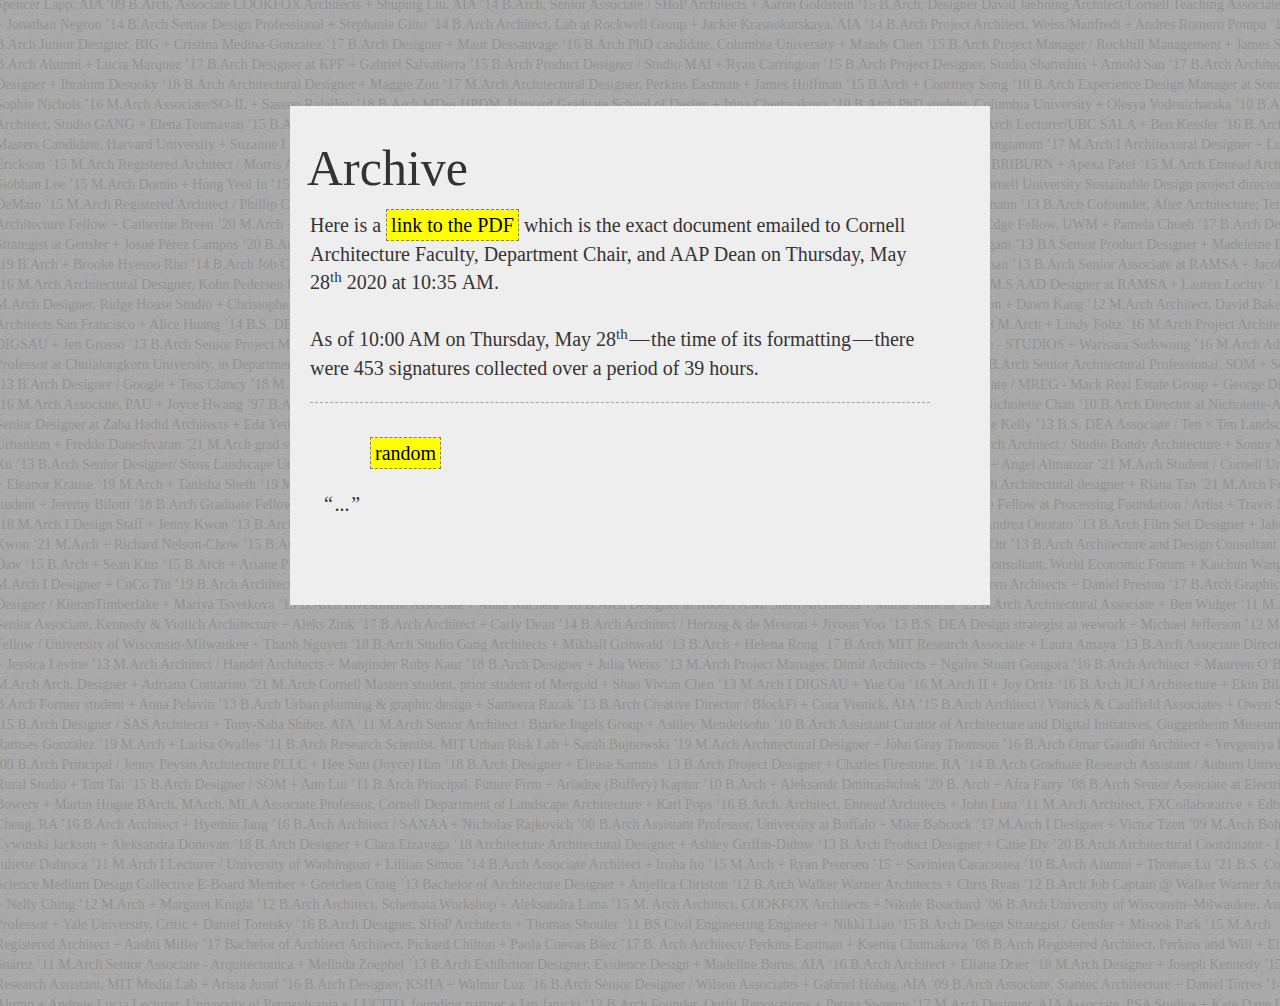
<file: archive-in-progress.html>
<!DOCTYPE html>
<html lang="en">

<head>

	<!-- Primary Meta Tags -->
	<meta charset="utf-8" />
	<title>(WIP) AM: Archive</title>
	<meta name="title" content="Aleksandr Mergold">
	<meta name="description" content="In Response to the Recent Decision to Deny Assistant Professor Aleksandr Mergold Tenure at Cornell University">

	<!-- Open Graph / Facebook -->
	<meta property="og:type" content="website">
	<meta property="og:url" content="https://www.aleksandrmergold.org">
	<meta property="og:title" content="Aleksandr Mergold Dot Org">
	<meta property="og:description" content="In Response to the Recent Decision to Deny Assistant Professor Aleksandr Mergold Tenure at Cornell University">
	<meta property="og:image" content="https://mmiilloo.github.io/aleksandrmergold/assets/thumbnail.png">

	<!-- Twitter -->
	<meta property="twitter:card" content="summary_large_image">
	<meta property="twitter:url" content="https://www.aleksandrmergold.org">
	<meta property="twitter:title" content="Aleksandr Mergold Dot Org">
	<meta property="twitter:description" content="In Response to the Recent Decision to Deny Assistant Professor Aleksandr Mergold Tenure at Cornell University">
	<meta property="twitter:image" content="https://mmiilloo.github.io/aleksandrmergold/assets/thumbnail.png">

	<!-- <meta property="fb:app_id" content="your_app_id" />
	<meta name="twitter:site" content="@website-username"> -->

	<link rel="stylesheet" href="https://maxcdn.bootstrapcdn.com/bootstrap/3.4.1/css/bootstrap.min.css">
	<link rel="stylesheet" href="assets/archive.css" type="text/css" />

	<script src="https://ajax.googleapis.com/ajax/libs/jquery/3.4.1/jquery.min.js"></script>
	<script src="https://maxcdn.bootstrapcdn.com/bootstrap/3.4.1/js/bootstrap.min.js"></script>
	<style>
	@import url('https://fonts.googleapis.com/css2?family=DM+Mono:wght@300;400&family=Roboto&display=swap');
	</style>
	<!-- <link rel="icon" type="image/png" href="assets/favicon-16.png" sizes="16x16"> -->
  <link rel="icon" type="image/png" href="assets/favicon-32.png" sizes="32x32">
  <link rel="icon" type="image/png" href="assets/favicon-96.png" sizes="96x96">
</head>



<body>

<div class="bg">
Spencer Lapp, AIA ’09 B.Arch, Associate COOKFOX Architects + Shuping Liu, AIA ’14 B.Arch, Senior Associate / SHoP Architects + Aaron Goldstein ’15 B.Arch, Designer David Jaehning Architect/Cornell Teaching Associate ’15-16 + Jonathan Negron ’14 B.Arch Senior Design Professional + Stephanie Gitto ’14 B.Arch Architect, Lab at Rockwell Group + Jackie Krasnokutskaya, AIA ’14 B.Arch Project Architect, Weiss/Manfredi + Andres Romero Pompa ’17 B.Arch Junior Designer, BIG + Cristina Medina-Gonzalez ’17 B.Arch Designer + Maur Dessauvage ’16 B.Arch PhD candidate, Columbia University + Mandy Chen ’15 B.Arch Project Manager / Rockhill Management + James Slade ’15 B.Arch Alumni + Lucia Marquez ’17 B.Arch Designer at KPF + Gabriel Salvatierra ’15 B.Arch Product Designer / Studio MAI + Ryan Carrington ’15 B.Arch Project Designer, Studio Shamshiri + Arnold San ’17 B.Arch Architectural Designer + Ibrahim Desooky ’18 B.Arch Architectural Designer + Maggie Zou ’17 M.Arch Architectural Designer, Perkins Eastman + James Hoffman ’15 B.Arch + Courtney Song ’10 B.Arch Experience Design Manager at Sonder + Sophie Nichols ’16 M.Arch Associate/SO-IL + Sasson Rafailov ’18 B.Arch MDes HPDM, Harvard Graduate School of Design + Irina Chernyakova ’10 B.Arch PhD student, Columbia University + Olesya Vodenicharska ’10 B.Arch Lead Architect, Studio GANG + Elena Toumayan ’15 B.Arch Senior Design Professional / SOM + Todd Drucker ’17 B.Arch Architect + Vincent Ahn ’16 B.Arch + Thena Tak ’09 B.Arch Lecturer/UBC SALA + Ben Kessler ’16 B.Arch Masters Candidate, Harvard University + Suzanne Lettieri ’12 M.Arch Assistant Professor + Daniel Marino ’12 B.Arch Design Director - LAB at Rockwell Group + Wachira Leangtanom ’17 M.Arch I Architectural Designer + Luke Erickson ’15 M.Arch Registered Architect / Morris Adjmi Architects + Joshua Carrelo-Méndez ’15 B.Arch Associate Designer + Lucas Greco ’15 M.Arch Registered Architect / BRIBURN + Apexa Patel ’15 M.Arch Ennead Architects + Siobhan Lee ’15 M.Arch Domio + Hong Yeol In ’15 M.Arch Norsman Architects + Niko Seong Hur ’15 M.Arch HGA Architects & Engineers + Joe Nelson ’14 BS Env. Eng. Cornell University Sustainable Design project director + Nick DeMaio ’15 M.Arch Registered Architect / Phillip Cerrone Architect + Katie MacDonald ’13 B.Arch Cofounder, After Architecture; Tennessee Architecture Fellow + Kyle Schumann ’13 B.Arch Cofounder, After Architecture; Tennessee Architecture Fellow + Catherine Breen ’20 M.Arch + Renee Rust ’17 B.Arch Architectural designer + Josué Pérez Campos ’20 B.Arch + José Ibarra ’16 B.Arch ’19–’20 Urban Edge Fellow, UWM + Pamela Chueh ’17 B.Arch Design Strategist at Gensler + Josué Pérez Campos ’20 B.Arch + Kristina Alford ’13 B.Arch Digital Design Lead at Zendesk + Brandon Choy ’19 B.Arch Former Student + Adrianne Ngam ’13 BA Senior Product Designer + Madeleine Eggers ’19 B.Arch + Brooke Hyesoo Rho ’14 B.Arch Job Captain / Gensler + Ethan Davis ’17 M.Arch Associate – Mithun + Andrew Fu ’15 B.Arch Associate / SO-IL + Donald Silberman ’13 B.Arch Senior Associate at RAMSA + Jacob Cohen ’16 M.Arch Architectural Designer, Kohn Pedersen Fox + Jose Tijerina ’13 B.Arch Architect / Rockwell Group + Brian J. Hong ’19 M.Arch Cornell + Mohammed Mansoor ’19 M.S AAD Designer at RAMSA + Lauren Lochry ’16 M.Arch Designer, Ridge House Studio + Christopher Morse ’16 M.Arch Cornell + Natalie Kwee ’13 B.Arch + Leroy Patterson ’16 M.Arch Junior Designer, Herzog & De Meuron + Dawn Kang ’12 M.Arch Architect, David Baker Architects San Francisco + Alice Huang ’14 B.S. DEA Management Analyst + Daniel Correa ’19 B.S. DEA Graduate + Erin Soygenis ’17 B.Arch Designer + Deborah Chang ’13 M.Arch + Lindy Foltz ’16 M.Arch Project Architect / DIGSAU + Jen Grosso ’13 B.Arch Senior Project Manager / Alloy + BaDa Choi ’17 M.Arch Architectural Designer/Mitchell Giurgola Architects + Bei Xu ’16 M.Arch Associate - STUDIOS + Warisara Sudswong ’16 M.Arch Adjunct Professor at Chulalongkorn University, in Department of Architecture + Jully Chen ’21 M.Arch + Erin Yook ’17 B.Arch Innovation Consultant, Lippincott + Mauricio Vieto ’13 B.Arch Senior Architectural Professional, SOM + Sophie Su ’13 B.Arch Designer / Google + Tess Clancy ’18 M.Arch Visiting Critic, Cornell in Rome + Allexxus Farley-Thomas ’21 M.Arch Grad Student + Chi-Chi Lin ’13 B.Arch Associate / MREG - Mack Real Estate Group + George Distefano ’16 M.Arch Associate, PAU + Joyce Hwang ’97 B.Arch Associate Professor and Associate Chair of Architecture / University at Buffalo SUNY + AJ DiValerio III ’12 B.Arch + Nicholette Chan ’10 B.Arch Director at Nicholette-A, Former Senior Designer at Zaha Hadid Architects + Eda Yetim ’15 B.Arch Architectural Designer - BAM Creative + Alvaro Alvarez ’15 B.Arch Vice President, Executive Offices + Katie Kelly ’13 B.S. DEA Associate / Ten × Ten Landscape & Urbanism + Freddo Daneshvaran ’21 M.Arch grad student + Mia Ovcina ’10 B.Arch + Andrew Gorzkowski, AIA ’13 B.Arch Architect, Pickard Chilton + Emily Chang ’15 B.Arch Architect / Studio Bondy Architecture + Sonny Meng Qi Xu ’13 B.Arch Senior Designer/ Stoss Landscape Urbanism + Jing Wang ’20 B.Arch Student + Christopher Battaglia ’17 M.Arch Assistant Professor/ Design Innovation Fellow + Angel Almanzar ’21 M.Arch Student / Cornell University + Eleanor Krause ’19 M.Arch + Tanisha Sheth ’19 MSAAD + Elie Boutros ’18 B.Arch Architectural Designer + Junsik Oh ’20 B.Arch Student + Daniel Villegas Cruz ’18 B.Arch Architectural designer + Riana Tan ’21 M.Arch Former student + Jeremy Bilotti ’18 B.Arch Graduate Fellow, Dual Degree MS Candidate, Architecture and Computer Science, MIT + Qianqian Ye ’15 Master of Landscape Architecture Fellow at Processing Foundation / Artist + Travis Nissen ’18 M.Arch I Design Staff + Jenny Kwon ’13 B.Arch Former student + Isidoro Michan-Guindi ’15 B.Arch Principal - Isidoro Michan-Guindi + Emma Boudreau ’19 M.Arch + Andrea Onorato ’13 B.Arch Film Set Designer + Jahoon Kwon ’21 M.Arch + Richard Nelson-Chow ’15 B.Arch Architect, Herzog & de Meuron + Mary Bray Erickson ’14 B.Arch Job Captain / William Duff Architects + Giffen Clark Ott ’13 B.Arch Architecture and Design Consultant + Karim Daw ’15 B.Arch + Sean Kim ’15 B.Arch + Ariane Phipps-Morgan ’10 B.Arch Designer + Darius Woo ’11 B.Arch Director / Kasawoo + Constanza Cortes ’12 B.Arch Strategy Consultant, World Economic Forum + Kaichun Wang ’17 M.Arch I Designer + CoCo Tin ’19 B.Arch Architectural Designer / Research + Ihwa Choi ’20 B.Arch Former Student + Cheryl Xu ’18 M.Arch Intern Architect, Robert A.M. Stern Architects + Daniel Preston ’17 B.Arch Graphic Designer / KieranTimberlake + Mariya Tsvetkova ’15 B.Arch Investment Associate + Anna Kuchera ’18 B.Arch Designer at Robert A.M. Stern Architects + Maria Stanciu ’15 B.Arch Architectural Associate + Ben Widger ’11 M.Arch Senior Associate, Kennedy & Violich Architecture + Aleks Zink ’17 B.Arch Architect + Carly Dean ’14 B.Arch Architect / Herzog & de Meuron + Jiyoon Yoo ’13 B.S. DEA Design strategist at wework + Michael Jefferson ’12 M.Arch Fellow / University of Wisconsin-Milwaukee + Thanh Nguyen ’18 B.Arch Studio Gang Architects + Mikhail Grinwald ’13 B.Arch + Helena Rong ’17 B.Arch MIT Research Associate + Laura Amaya ’13 B.Arch Associate Director, FSG + Jessica Levine ’13 M.Arch Architect / Handel Architects + Manjinder Ruby Kaur ’18 B.Arch Designer + Julia Weiss ’13 M.Arch Project Manager, Dimit Architects + Ngaire Stuart Gongora ’16 B.Arch Architect + Maureen O’Brien ’20 M.Arch Arch. Designer + Adriana Contarino ’21 M.Arch Cornell Masters student, prior student of Mergold + Shao Vivian Chen ’13 M.Arch I DIGSAU + Yue Gu ’16 M.Arch II + Joy Ortiz ’16 B.Arch JCJ Architecture + Ekin Bilal ’20 B.Arch Former student + Anna Pelavin ’13 B.Arch Urban planning & graphic design + Sameera Razak ’13 B.Arch Creative Director / BlockFi + Cora Visnick, AIA ’15 B.Arch Architect / Visnick & Caulfield Associates + Owen Smith ’15 B.Arch Designer / SAS Architects + Tony-Saba Shiber, AIA ’11 M.Arch Senior Architect / Bjarke Ingels Group + Ashley Mendelsohn ’10 B.Arch Assistant Curator of Architecture and Digital Initiatives, Guggenheim Museum + Ramses Gonzalez ’19 M.Arch + Larisa Ovalles ’11 B.Arch Research Scientist, MIT Urban Risk Lab + Sarah Bujnowski ’19 M.Arch Architectural Designer + John Gray Thomson ’16 B.Arch Omar Gandhi Architect + Yevgeniya Peysin ’09 B.Arch Principal / Jenny Peysin Architecture PLLC + Hee Sun (Joyce) Han ’18 B.Arch Designer + Elease Samms ’13 B.Arch Project Designer + Charles Firestone, RA ’14 B.Arch Graduate Research Assistant / Auburn University Rural Studio + Tim Tai ’15 B.Arch Designer / SOM + Ann Lui ’11 B.Arch Principal, Future Firm + Ariadne (Buffery) Kaptur ’10 B.Arch + Aleksandr Dmitrashchuk ’20 B. Arch + Afra Farry ’08 B.Arch Senior Associate at Electric Bowery + Martin Hogue BArch, MArch, MLA Associate Professor, Cornell Department of Landscape Architecture + Karl Pops ’16 B.Arch. Architect, Ennead Architects + John Lura ’11 M.Arch Architect, FXCollaborative + Edbert Cheng, RA ’16 B.Arch Architect + Hyemin Jang ’16 B.Arch Architect / SANAA + Nicholas Rajkovich ’00 B.Arch Assistant Professor, University at Buffalo + Mike Babcock ’17 M.Arch I Designer + Victor Tzen ’09 M.Arch Bohlin Cywinski Jackson + Aleksandra Donovan ’18 B.Arch Designer + Clara Eizayaga ’18 Architecture Architectural Designer + Ashley Griffin-Didow ’13 B.Arch Product Designer + Catie Ely ’20 B.Arch Architectural Coordinator - HDR + Juliette Dubroca ’11 M.Arch I Lecturer / University of Washington + Lillian Simon ’14 B.Arch Associate Architect + Iroha Ito ’15 M.Arch + Ryan Petersen ’15 + Savinien Caracostea ’10 B.Arch Alumni + Thomas Lu ’21 B.S. Computer Science Medium Design Collective E-Board Member + Gretchen Craig ’13 Bachelor of Architecture Designer + Anjelica Christon ’12 B.Arch Walker Warner Architects + Chris Ryan ’12 B.Arch Job Captain @ Walker Warner Architects + Nelly Ching ’12 M.Arch + Margaret Knight ’12 B.Arch Architect, Schemata Workshop + Aleksandra Lima ’15 M. Arch Architect, COOKFOX Architects + Nikole Bouchard ’06 B.Arch University of Wisconsin–Milwaukee, Assistant Professor + Yale University, Critic + Daniel Toretsky ’16 B.Arch Designer, SHoP Architects + Thomas Shouler ’11 BS Civil Engineering Engineer + Nikki Liao ’15 B.Arch Design Strategist / Gensler + Misook Park ’15 M.Arch Registered Architect + Aashti Miller ’17 Bachelor of Architect Architect, Pickard Chilton + Paola Cuevas Báez ’17 B. Arch Architect/ Perkins Eastman + Ksenia Chumakova ’08 B.Arch Registered Architect, Perkins and Will + Elizabeth Suárez ’11 M.Arch Senior Associate - Arquitectonica + Melinda Zoephel ’13 B.Arch Exhibition Designer, Evidence Design + Madeline Burns, AIA ’16 B.Arch Architect + Eliana Drier ’18 M.Arch Designer + Joseph Kennedy ’15 B.Arch Research Assistant, MIT Media Lab + Arista Jusuf ’16 B.Arch Designer, KSHA + Walmir Luz ’16 B.Arch Senior Designer / Wilson Associates + Gabriel Hohag, AIA ’09 B.Arch Associate, Stantec Architecture + Daniel Torres ’14 B.Arch Alumn + Andrew Lucia Lecturer, University of Pennsylvania + LUCITO, founding partner + Ian Janicki ’12 B.Arch Founder, Outfit Renovations + Petrea Sweeny ’17 M.Arch Designer, AIA Associate, PSA Studios + Kate Daye Lee ’17 B.Arch Designer + Jeisson Apolo Armas ’16 Architecture and urban planning Architectural associate + Tamara Jamil ’16 B.Arch Master’s in Forensic Architecture Candidate + Rafael Martinez ’16 B.Arch Project Manager – AECOM Hunt + Aya Mears ’18 B.Arch Architectural Designer/ Former Teaching Associate ’18-’19 + Allison Wills ’16 B.Arch Project Designer / James Carpenter Design Associated + Nadya Mikhaylovskaya ’21 B.Arch Student + Leroy Patterson ’16 M.Arch Junior Architect + Steven Max Silverstein ’16 B.Arch Architect + Morgan Judge-Tyson ’20 B.Arch Student + Steven Smolyn ’16 B.Arch Architect, Kohn Pedersen Fox Associates + Jane Jacson ’21 B.Arch Student + Kevin Jin He ’16 B.Arch + Auri Ford ’21 B.Arch past student + Jason Lin ’21 M.Arch Graduate Student + Hyun-Ji Yang ’21 M.Arch Student + Vrinda Jagota ’15 English + Banu Gaffari ’22 B.Arch transferred + Aishwarya Sreenivas ’21 B.Arch + Reuben Posada ’21 M.Arch + Jordan Young ’20 M.Arch Student + Ami Mehta ’21 B.Arch + Aleksander Wolkow ’20 M.Arch student + Veronika Varga ’21 B.Arch Student + Isabel Branas ’20 Architecture + Silvia Galdamez ’20 B.Arch Student + Ann Michel ’82 BA. Mathematics Filmmaker, Cornell alum + Kashyap Valiveti ’20 M.Arch I Student + Olivia Gee ’22 BA in Government + Kunhee (Blair) Chang ’16 B.Arch + Hahnbee Lee ’22 Information Science Undergraduate student + Anbar Oreizi-Esfahani ’20 M.Arch Student + Annie Raccuglia ’16 MFA, visual art Head of Research and Projects, Studio of Michael Rakowitz + Cait McCarthy ’20 M.Arch Student + Fiona Rath ’22 Hotel Member of Medium Design Collective + Alana Rudolph ’16 B.Arch Designer + Jason Austin ’00 B.Arch Principal, Austin+Mergold / Teaching Faculty, Academy of Art University, San Francisco + Maya Kamaeva ’21 B.Arch Student + Zachary Calbo-Jackson ’19 B.Arch Designer / NOMA + Helen Li ’22 B.A. Student in Cornell Arts & Sciences + Ryan Glick ’13 M.Arch Project Architect + Veronica Guzman ’16 B.Arch Designer + Vladimir Pajkic ’00 B.Arch Partner at ZGF Architects + Jonathan Leape ’11 BS in Engineering Master’s Candidate at M.I.T. + Aleks Maymind, Lecturer, University of Southern California School of Architecture + Robert Brooks ’23 B.A. Treasurer of Medium Design Collective + Ankur Shah ’99 B.Arch X CFO, Careem Networks + Cindy Huang ’22 BS Computer Science + Ashley Reed ’11 M.Arch I Director of Facades – Southeast Region / AIA, CPHC + Meng Ma ’21 M.Arch Student + Yanni Loukissas ’99 BArch Associate Professor of Digital Media, Georgia Tech + Nicole Rubin ’19 B.Arch Architectural Designer/ Former Student + Natalie Hemlick ’17 B Arch Designer / Stantec + David Ost, Ph.D. Professor (at Hobart & William Smith Colleges) + Angel Langumas ’23 B.Arch Student + Davide Marchetti, M.Arch Architetto + Beth Tesfaye ’18 B.Arch Architectural Designer, FXCollaborative + Laura Davidson ’16 B.Arch Architect, CPHC + Takuma Johnson ’17 B.Arch Architectural Designer / SOM + Taleen Josefsson ’13 B.Arch Architect + Jialin Ke ’20 Design & Env. Analysis Student + Frankie Reed ’24 B.Arch Student + Sneha Patel ’00 B.Arch Creative Director of Communications / UVA School of Architecture + Isabel Oyuela-Bonzani ’16 Architecture Harvard GSD Masters Student + Achilleas Souras ’23 Architecture Student + Lauren Park ’20 BFA Student + Muskaan Chugh ’24 B.Arch Student + Aslihan Gunhan ’22 PhD HAUD student + Basak Akman ’19 Architecture Junior Architect + Evelyn F ’14 + Roberto Villasante ’20 B.Arch + Claire Guffey ’20 B.Arch Recent Grad + Sarah Tien ’22 B.Arch + Naomi Frangos Visiting Associate Professor + Kao Onishi ’14 B.Arch Designer / Heatherwick Studio + Brennen Stenke ’20 M.Arch + Brian Havener ’18 M.Arch Architectural Staff / Olson Kundig + Varvara Larionova ’12 B.Arch + Sergio Lopez-Pineiro Lecturer, Harvard Graduate School of Design + Jael Goldfine ’17 B.S. Feminist, Gender and Sexuality Studies and American Studies Journalist/ Paper Magazine + Gosia Pawlowska ’16 B.Arch Designer/ Ian Ritchie Architects + Emily Ruegger ’14 B.Arch Architect, Joint Base Myer Henderson Hall + Charles Williams ’13 B.Arch Marketing (Digital Media & Design), IA Interior Architects + Praveen Menon ’22 M.Arch Student + Jeniffer Carmona ’21 M.arch student + Judy Huang ’22 BS Computer Science + Janice Rim ’14 B.Arch Architect / SANAA + Yenny Hsieh ’14 B.Arch Technical Designer, 3D Design Manager / New Balance Athletics + Eastwood Liu ’23 B.Arch Student + Nicholas Cassab-Gheta ’14 B.Arch Computational Design Lead / HDR + Germain Chan ’14 B.Arch Research Associate / Technical University of Berlin + Sarosh Anklesaria ’08 M.Arch Critic in Architecture, Yale University + Loren Rapport ’14 B.Arch Designer / Safdie Architects + Kevin Park ’22 M.Arch Graduate Student + Peter Gudonis ’14 B.Arch Project Manager – Development Services / Sterling Bay + Man Su ’13 B.Arch Manager / SHVO + Abigail Jean ’14 B.Arch Designer / Elkus Manfredi Architects + Vera Khovanskaya ’13 Arts & Sciences (formerly B.Arch ’14) Graduate Research Assistant + Janaya Hart ’14 B.Arch Associate Architect / Elkus Manfredi Architects + Yoana Taseva ’14 B.Arch Resident Researcher / Autodesk Technology Center, Boston + Camille Velez ’14 B.Arch Associate / Gensler + David Rosenwasser ’18 B.Arch M.Des Tech Candidate, Harvard Graduate School of Design + Tyler Barker ’14 B.Arch Associate, Volley Studio + Erin Pellegrino ’14 B.Arch Visiting Lecturer / Cornell University, Principal / Make Think Design + Miriam Gitelman ’24 B.Arch Student + James Wines, President of SITE NY + Kevin Aleksander ’14 B.Arch Project Designer / Bergen Street Studio + Cedric Lalanne ’22 M.Arch Student + Heidi Schmitt ’14 B.Arch Architect / S9 Architecture + Justin Wadge ’15 B.Arch Architectural Designer / RPBW + Cathy Won ’14 B.Arch Associate / HEDK Architects + James Nguyen ’14 B.Arch Designer / BlueVine + Jake Rudin ’14 B.Arch Director Digital Technologies / Adidas + Rachel Bacus ’15 B.Arch Architect III / ZGF Architects + Alice Wang ’15 B.S. DEA User Researcher + Jessica Gardenhire ’14 B.Arch Designer Technical III / Solomon, Cordwell & Buenz (SCB) Architects + Kai Fukunaga ’14 SHA (formerly B.Arch ’14) Project Manager / Jacobs Doland Beer + Alejandro Finol ’19 Bachelor of Architecture Alumni + Brandon Taylor ’13 URS (formerly B.Arch ’14) Assistant Program Officer / Local Initiatives Support Corporation + Andrew Herington ’14 B.Arch Project Manager / Matiz Architecture & Design + David Huang ’00 B. Arch Designer, Apple Inc + Freddo Daneshvaran ’21 M.arch grad student + Sean Wen ’14 B.Arch Architect / Parsons Corporation + Austin Couch ’24 B.Arch Student + Sean Steed ’20 B.Arch Graduate student at the Royal College of Art + Sarah Schwartz ’14 B.Arch Lead Product Designer / Stash + Felema Yemaneberhan ’14 B.Arch Design Professional / HOK + Ariel Seltzer ’14 B.Arch + Alberto de Salvatierra ’14 B.Arch Assistant Professor and Global Studios Program Coordinator / UNLV School of Architecture + Nicolas Savvides ’14 B.Arch Assistant Project Architect, Construction Project Manager / NTA & Associates + Helen Tian Formerly B.Arch ’14 + Son Dang ’11 M.Arch 1 Director / Sproject + Mary Fessenden Director, Cornell Cinema + Christina Zau ’19 B.Arch + Lusine Sahakyan ’19 + Won Ryu ’17 B.Arch Junior designer + Ian Erickson Junior Designer David Jaehning Architect / Incoming MArch I Harvard GSD + Genevieve Gary ’22 M.Arch Student + San Yoon ’22 M.Arch Cornell AAP + Karolina Piorko ’21 Architecture + Cameron Neuhoff ’16 B.Arch Designer/Carpenter - Studio Ferrari Architecture + Michael Raspuzzi ’16 B.Arch Director / The Knowledge Society + Maiko Sein ’23 B.Arch Student + Olivia Haynie ’20 B.Arch + Dana Sobhy ’23 B.Arch Student + Carolina Parekh ’23 B.Arch Student + Daniel Halstead ’23 B.Arch + Aileene Han ’20 B.Arch Student + Johann Schweig ’11 B.Arch Architect + Nadiya Farrington ’23 B.Arch + Efrain Perez ’99 B.Arch + Mariana Bittencourt ’23 B.Arch + Max Vanatta ’16 B.Arch Design Education Fellow + Andrew Boghossian ’23 B.Arch Student + Megan Chang ’22 + Lucy Yu ’19 B.Arch Design Strategist Gensler + Dr. Elissa Sampson Urban Geographer Lecturer, Jewish Studies, Cornell University, College of Arts & Sciences + Leah Cohen ’23 B.Arch student + Jessica Lee ’22 M.Arch Student + Aishah Alhady ’23 B.Arch Student + Lori Khatchadourian PhD Associate Professor, Cornell University + Valeri (Patti) Limansubroto ’16 B.Arch Development Associate / Two Trees Management + Juliana Zalzman ’23 B.Arch + Savannah Chasing Hawk ’17 B.Arch + Melanie Turner ’00 B.Arch Director of Residential Design, Pfau Long Architecture / Perkins and Will (SF) + Chloe Tsui ’22 B.Arch Student + Remy Mermelstein ’22 B.Arch Student/ESL Researcher + Nils Axen ’16 B.Arch OMA Hong Kong + Mikki Heckman ’18 B.Arch Architectural Designer, PGAL + Tiantian Wei ’14 B.Arch Shui On Land Senior Business Strategy Manager + Allan Mezhibovsky ’22 B.Arch + Andrew Sullivan ’15 M.Arch Design Technology Manager + Youngjin Yi ’13 M.Arch I Assistant Vice President, Design & Construction / GID Development Group + Elizabeth Saleh ’14 M.Arch Architectural Associate, EH Architectur & Design + James Biber ’76 B.Arch Founding Principal, Biber Architects + Turner Andrasz ’23 B.Arch Student + Eunice Lee ’23 B.Arch Student + David Allin ’00 B.Arch Associate Principal / Diller Scofidio + Renfro + Mark Leskovec ’16 M.Arch Architectural Designer, Weiss Manfredi + Philip Wilde ’73 BS Biology Film Maker/Alumnus + Aleks Stojković ’16 B.Arch Lothrop Associates LLP Architects + Magdalena Zink ’19 B.Arch + Adriana R. Pliego, AIA ’08 B.Arch + Karen Shibuya ’16 + Wendolin Gonzalez ’21 B.Arch Cornell + Isabella Hübsch ’19 B.Arch Designer / Henning Larsen + Alejandra Martinez ’16 BFA in Arch + Leslie Mignin (now Mather) ’11 M.Arch I Partner/Founder of Bristow Mather and Senior Designer/architect at Walgreens + Eric Schuldenfrei ’99 B.Arch Head of the Department of Architecture at HKU + Walter Collins ’23 B.Arch + Jimenez Lai + Alireza Shojakhani ’19 M.Arch I OMA New York + Alison Nash, AIA LEED AP WELL AP CPHC ’13 MArch. BFA, BA (1998). Associate, Sustainability Director / DiMella Shaffer + Javier Arbona ’99 B.Arch Assistant Professor, American Studies / Design, University of California – Davis + Emony Robertson ’17 Bachelor of Science Law School Student + Zachary Tyler Newton ’11 M.Arch I Founder / Zachary Tyler Newton Photograph + Chrissy Fazio, AIA ’11 M.Arch I Senior Architect / Ennead Architects + Adam Murfield ’11 M.Arch I Lecturer / Northeastern University + Anton Dekom, AIA ’11 B.Arch Architect / Neiman Taber Architects + Cristina Johnson (Marais) ’12 M.Arch I Registered Architect at TMS Architects + Meri Pepanyan ’19 Bachelor + Rebeca Balbin ’20 B.Arch + Yilin Zhang ’19 M.Arch Architectural designer + Erica Alonzo ’16 B.Arch + Yimika Osunsanya ’19 B.Arch Designer, Ennead Architects + Carlos Blanco ’22 M.Arch I Grad Student + Seo Yun Bang ’20 B.Arch + Ottavia Boletto ’20 B.Arch + Meghan Mahoney ’20 B.Arch Graduate + Kayzad Shroff ’04 BArch and MArch Principal at SHROFFLEoN + Aleks Torres ’23 B.Arch + Tudor Halac ’23 Architecture B’Arch + Ryland Dandreta ’12 B.Arch Associate / Goldman Sachs + Alejandro Garcia ’21 B.Arch Student + Erin Huang ’22 Architecture Undergraduate student + Jacob Wong ’22 B.Arch Student + Milo Bonacci B.Arch graphic designer + Nelson Crosby ’12 B.Arch Architect + Weston Baker ’11 Barch Founder of Weston Baker Creative Group, Brand_Build and 15 Finches + Kyle Jenkins ’11 M.Arch I + Mikail Maqsood ’21 B.Arch + Frances Gregor ’23 B.Arch + JQ Yang ’23 B.Arch + jiacheng xu ’18 M.Arch II + John Tsai ’00 B.Arch + Andrea Gonzalez ’15 M.Arch + Aleksandre Mecattaf ’19 Architecture M.Arch + Nicolas Martin ’12 B.Arch Head of Retail Expansion / On Running + Austin Couch ’24 B.Arch Student + Shania Bravo ’23 Architecture Student + George Salinas ’02 B. Arch + Olalekan Jeyifous ’00 BArch Artist / Alumni + Marissa De Souter ’16 B.Arch Technical Designer + Frances Gain ’10 M Arch Associate Strategest + Hana Svatos-Raznjevic ’15 Researcher at ICD, Uni Stuttgart + John Lai ’16 B.Arch Freelancer + Aleksandra Foster ’17 B.Arch Project Designer – MTFA Architecture + Ani Ghazaryan + Samuel Castaneda ’23 B.Arch + Je Hyeon Baek ’21 B.Arch Undergrad + Sarah Schwartz ’14 B. Arch Lead Product Designer + Aura Maria Jaramillo ’13 B. Arch + Abram Collette ’22 B.Arch + Chris Chown ’17 M.Arch Architectural designer/Morris Adjmi Architects + Kyriaki Kasabalis ’10 B.Arch Director Kasawoo + Allan Wexler, artist and architect + ...
</div>

<!-- <div class="container"> -->
<div class="wrapper">
<div class="archive-container">

						<div class="archive-header">

												<h1>Archive</h1>
							<div class="archive-subheading">

								Here is a <a href="assets/AM_Letter-May_28.pdf" target="_blank">link to the PDF</a> which is the exact document emailed to Cornell Architecture Faculty, Department Chair, and AAP Dean on Thursday, May 28<sup>th</sup> 2020 at 10:35&nbsp;AM.

								<br><br>

									<div class="archive-update">
										As of 10:00 AM on Thursday, May 28<sup>th</sup>&hairsp;—&hairsp;the time of its formatting&hairsp;—&hairsp;there were 453&nbsp;signatures collected over a period of 39 hours.<br>
									</div>
									<hr>
									<div class="archive-button">
									<!-- <input type="button" id="btnSearch" value="random" style="padding: 4px  5px; font-size: 15px; background: yellow; border: 0px solid; hover-color: yellow;" onclick="GetValue();" /> -->
									<!-- <hr> -->
									<a id="btnSearch" href="#" onclick="GetValue();">random</a>

								</div>

<div class="wrapper"
			<div class="archive-random">
			<p class="quotes" id="message" >“&hairsp;...&hairsp;”</p>
</div>
			</div>
		</div>
	</div>
</div>





<!-- </div> -->

			<script>

							function GetValue()
							{
						    var myarray= new Array(
								"&ldquo;Aleks is a role model for students who graduate from Cornell. Intensely intelligent, endlessly curious, and above all&hairsp;—&hairsp;giving with his time and kindness. He was my first year professor and now a mentor and friend. I have many, many more words of support I can offer, but to make it simple&hairsp;—&hairsp;I cannot possibly imagine anyone more qualified to be a tenured professor than Aleks.&rdquo;<br><br>—Shuping Liu AIA, B.Arch &rsquo;14 / Senior Associate, SHoP architects",
								"&ldquo;I owe Aleks tremendous amount as an instructor and mentor. He fully deserves tenure and the opportunity to appeal this decision.&rdquo;<br><br>—Aaron Goldstein, B.Arch &rsquo;15 / Designer, David Jaehing Architect / Cornell Teaching Associate &rsquo;15–&rsquo;16",
								"&ldquo;I was lucky to have Aleks as my professor several times at Cornell (first year studio, second year comprehensive design, second year analysis, and summer travel studio). His focus on conceptual clarity, exploration and iteration, and presentation as extension of project are fundamental to the Cornell architecture program. His generosity with his time and attention are unmatched at AAP, and he has been an inspiration and mentor to me at every stage of my architectural career.&rdquo;<br><br>—Jackie Krasnokutskaya AIA, B.Arch &rsquo;14 / Project Architect, Weiss/Manfredi",
								"&ldquo;Mergold is an inspiring figure with a very interesting perspective. His critique always inspired.&rdquo;<br><br>—James Slade, B.Arch &rsquo;15",
								"&ldquo;A builder, a maker, and a doer. That’s the spirit he instills on others.  Tenure, he deserves.&rdquo;<br><br>—Todd Drucker, B.Arch &rsquo;17 / Architect",
								"&ldquo;Having taken part in Aleks’ <em>Spolia</em> course and worked with him as the sole faculty coordinator for Cornell’s chapter of the American Institute of Architecture Students, I can attest to Alek’s deep regard for the success of his students, both academically and professionally, and the strong benefits that he provides as a member of the faculty of the Cornell Architecture program.&rdquo;<br><br>—Ben Kessler, B.Arch &rsquo;16 / Masters candidate, Harvard University",
								"&ldquo;Aleks has been our teacher, advisor, professional mentor and friend. M and I half-joke when making major decisions but often consider out loud to one another, &lsquo;What would Aleks do?&rsquo; In this case, Aleks will do  what he does best&hairsp;—&hairsp;he will work hard and continue to be more productive and creatively free than most of us&hairsp;—&hairsp;but what will happen to Cornell Architecture? We fear this a sign that something special is vanishing. Today Cornell is a little less weird and a little more banal.&rdquo;<br><br>—Suzanne Lettieri, M.Arch &rsquo;12 / Assistant Professor",
								"&ldquo;If AAP wishes to remain at the forefront of design and architecture, I would urge them to invest and reward those faculty members, like Aleks, who have devoted years of their careers to mentor, teach, and guide AAP’s students. Aleks offers a unique perspective within the Cornell academic setting. As a graduate of Cornell, I can guarantee that my current success owes a debt of gratitude to the diverse teaching methods and varying approaches to architecture of the visiting professors. Aleks among them, these are the professors AAP needs. They are needed to provoke new ways of thinking, to inspire, and to forge the new generations of designers who won’t simply emulate the past, but lead the charge towards the future.&rdquo;<br><br>—Joshua Carrelo-Méndez, B.Arch &rsquo;15 / Associate Designer",
								"&ldquo;I worked closely with Aleks in the spring of 2014 when CUSD collaborated with the sophomore architecture studio to design for the a plot of land we were building on in Petit Goave, Haiti. He was very communicative and I remember having a lot of respect at the time for his desire to give parameters based on our project that would also help optimize the learning experience of the students (by not over constraining). The result was a project that allowed the sophomore architects to feel like they were competing on a real-world design competition, but without the constraints forcing every design to be the most practical. We ended up with very engaging designs&hairsp;—&hairsp;some which focused on practicality given the community and some that really pushed the boundaries of what we imagined. I thought that was tremendous foresight.&rdquo;<br><br>—Joe Nelson, B.S. Environmental Engineering &rsquo;14 / Cornell University Sustainable Design project director",
								"&ldquo;Aleks Mergold teaches students how to think critically, engage generously, design thoughtfully, communicate boldly, and most importantly, to enjoy doing the work. His accomplishments are enviable, his expertise undeniable, his enthusiasm contagious. His influence on both architectural discourse and so many emerging leaders across the field of architecture and beyond (this list of signatories among them) is a testament to his contribution and value to Cornell today and, I hope, for many years to come.&rdquo;<br><br>—Katie MacDonald, B.Arch &rsquo;13 / co-founder, After Architecture; Tennessee Architecture Fellow",
								"&ldquo;Aleks is one of those professors who has the ability to change your life. He helped me understand how to tell a story through design, how space can have its own agency, and most importantly, the power of interdisciplinary collaboration. He has had an incomparable role on my academic, personal, and professional development, and I cannot thank him enough. Losing Aleks is a loss, not just for Cornell Architecture, but all the design disciplines at Cornell University. My experience at Cornell would not have been the same without him, and it pains me to imagine the loss of that experience for future Cornellians due to his impending absence.&rdquo;<br><br>—Pamela Chueh, B.Arch &rsquo;17 / Design Strategist at Gensler",
								"&ldquo;As a graduate of Cornell, I owe my ability and enjoyment of design to several key instructors and mentors who have shown me a designer's capacity to effectively make change in the world rather than emulate the status quo, of whom Aleks stands out as a stellar example. Aleks is one of those once-in-a-career instructors whose genuine support, mentorship, and formidable skill really showed me what an educator could be. I remember the way he treated us like thesis students during an option studio with him, and really let us think critically through our own projects to emerge with a true sense of growth and ownership. It is to the department's advantage to recognize the value and rarity of this.&rdquo;<br><br>—Madeleine Eggers, B.Arch &rsquo;19 / Teaching Associate &rsquo;19-&rsquo;20",
								"&ldquo;Aleks’s teaching and research effortlessly bridges many disciplines,scales, and mediums, bringing together students, colleagues, and communities. In a playfully serious manner, he engages those around him in a dialogue that broadens their view of what architecture is and can be. I am deeply grateful towards him and he was the best part of my experience at Cornell. To this day, he is one of the most inspiring people I know. When one interacts with Aleks, they are reassured of the potential and agency of design. His generosity makes us optimistic too about the future. Especially now, it is critical for designers to contribute to larger society and engage in challenging conversations. Aleks teaches us this through example. His voice and presence are essential.&rdquo;<br><br>—Andrew Fu, B.Arch &rsquo;15 / Associate, SO-IL",
								"&ldquo;I remember having Aleksandr in my crits and being so impressed by his thoughtful feedback that I’d wanted to put his name down as a possible thesis advisor. However at the time he did not have a contact for the next term. While I did not have him as an instructor, it seems like his teaching really resonates with students, which is equally as important than other accolades.&rdquo;<br><br>—Dawn Kang, M.Arch &rsquo;12 / Architect, David Baker Architects San Francisco",
								"&ldquo;Aleks was an integral part of my education&hairsp;—&hairsp;he is a role model as a practitioner, educator, and thinker. His unique perspective is essential to both the success and spirit of AAP.&rdquo;<br><br>—Lindy Foltz, B.Arch &rsquo;16 / Project Architect, DIGSAU",
								"&ldquo;As a student in several of his core studios and seminars, I can say that Prof. Mergold not only stood out to me as an incredibly talented architect, but also an incredible human being. His pedagogical approach is not only sound and rigorous, but also deeply empathetic&hairsp;—&hairsp;a quality that is clearly visible in his personal work and in his students' projects. We as architects have a moral and ethical responsibility with society, and Prof. Mergold's pedagogical approach was always deeply emphatic of this aspect. Looking in hindsight now that I'm a registered practitioner in the field, I always found that Cornell's approach was often too prescriptive. Whilst most faculty encouraged the kind of rigorous analogue approach developed at the height of modernism, the truth is that this approach is completely out of touch with the realities of the profession in the twenty-first century. The practice has evolved, and Prof. Mergold's approach was reflective of this undeniable truth. As a student, I always found that the divide between academia and practice at Cornell was particularly profound, as many faculty had never actually built a building. In this sense, I found that Prof. Mergold was unique among Cornell faculty. Not only does he have a robust portfolio of built work, but he is actively creating opportunities within the programme to bridge the gap between academia and practice. His approach strikes careful balance between rigour, boldness, and innovation&hairsp;—&hairsp;qualities we desperately need in the industry now more than ever. I'm genuinely shocked to hear he was not granted tenure, and even more shocked to hear he was not granted a right of appeal. Prof. Mergold is not only an outstanding thinker, a dedicated instructor, and a prolific practitioner, but he is also a long-standing member of the AAP community. He is a Cornellian and Ithacan at heart (something very few architecture faculty today can actually say), and his integrity as a practitioner, an educator, and as a human being are truly admirable. I believe the opaqueness in this process is detrimental Cornell's image, as it seriously undermines the trust we put in the University. I would like to urge the office of the Provost to reconsider their decision and grant a right of appeal. I believe this is well deserved as a matter of respect&hairsp;—&hairsp;not only to Prof. Mergold, but also to his countless students, most of whom are now successful alumni around the world and owe their success in no small measure to Prof. Mergold's inspiring work.&rdquo;<br><br>—Mauricio Vieto, B.Arch &rsquo;13 / Senior Architectural Professional, SOM",
								"&ldquo;10+ years ago, a most memorable studio with Prof. Mergold for our brief “Zooscraper”. He encouraged teamwork and conceptual exploration that was still grounded in real practice. I greatly appreciated his ability to communicate with us in a way that was direct and relatable without the need for vague terms. I believe Aleks Mergold provides an important grounded touchstone for many students.&rdquo;<br><br>—Nicholette Chan, B.Arch &rsquo;10 / Director at Nicholette-A, Former Senior Designer at Zaha Hadid Architects",
								"&ldquo;I had the great fortune of having Aleks as a professor for the year he taught interior design studios in Human Ecology. The rigor, enthusiasm, and intellectual curiosity he brought to his courses is something I appreciate to this day, and he remains by far one of my favorite educators.&rdquo;<br><br>—Katie Kelly, B.S. DEA &rsquo;13 / Associate, Ten &#215; Ten Landscape + Urbanism",
								"&ldquo;Professor Mergold is an educator with a creative mind, tireless work ethic, and thoughtful teaching techniques. His students' thesis research projects push boundaries in imaginative critical ways examining both the human condition, history, place, and material exploration. The work done with various design build projects required immense rigor and the students involved acquired design and construction skills unparalleled in the classroom. Cornell AAP has a long history and lineage of design thinking through making, which embodies the courses Professor Mergold crafts and teaches. The most important thing I have learned from Aleks has been embracing the perfection in the imperfection, through a particular critical lens. His ideas, teaching, and scholarship embody an educator devoted to both Students and the University.&rdquo;<br><br>—Christopher Battaglia, M.Arch &rsquo;17 / Assistant Professor, Design Innovation Fellow",
								"&ldquo;Aleks’s eminent talent as a professor and architect played a crucial part in the development of my thinking and attitude towards architecture. In speaking with my colleagues and professors who have come to know Aleks, we share great admiration for his work and commitment. I’m deeply grateful for his teachings.&rdquo;<br><br>—Isidoro Michan-Guindi, B.Arch &rsquo;15 / Principal, Isidoro Michan-Guindi",
								"&ldquo;Aleks is one of the most dedicated, approachable, and genuine professors I have had the privilege to work with at Cornell. He is a generous teacher, an insightful critic, and a trusted mentor. His boundless imagination for what architecture and design might be capable of is irreplaceable.&rdquo;<br><br>—Emma Boudreau, M.Arch &rsquo;19",
								"&ldquo;Aleks not only book-ended my Cornell experience, serving as my first-year professor and my Thesis Advisor, but he also had a huge impact on the rest of my Cornell years as well. His versatility, earnestness, understanding, and unique perspectives continually inspired and challenged me to be a better architect. It is rare to find a professor that has such a positive impact on such a large quantity of students and faculty, and I think that should be an obvious reflection of his high standards of excellence. Without a doubt, Aleks was my most impactful professor at Cornell and should 100% be granted tenure, but at the very least, be given the ability to appeal this decision.&rdquo;<br><br>—Mary Bray Erickson, B.Arch &rsquo;14 / Job Captain / William Duff Architects",
								"&ldquo;Some of my favorite and most constructive conversations I had while in school were those I had with Aleks sitting on the benches in front of Sibley.<br><br>In the entirety of my time in AAP I believe that Aleks was the only professor who, when asked a question&hairsp;—&hairsp;rather than reply with some practiced witty musing or trying anecdote&hairsp;—&hairsp;would simply shrug and acknowledge that he didn’t know. Aleks’ criticism was sincere, his lessons fun, and his content illuminative and unique. From him, I learned not to worship some old theorist, but rather my own subjective taste and experience. I was encouraged by Aleks to expand my experiences far beyond the school of architecture/Cornell, and to work with my quirks and biases rather than against them. Aleks made it clear that as designers, we should be full of a healthy mix of ideas, opinions (be they conflicting or not), and a willingness and excitement to fail, rather than simply romantic pedagogical bullshit and lofty tautologies. Aleks’ opinion wasn’t gospel&hairsp;—&hairsp;nobody’s is&hairsp;—&hairsp;and that was the greatest lesson he could of ever taught us, and it’s easily the most widely applicable and valuable thing I learned while at Cornell.<br><br>Not offering Aleks a position amongst the faculty does a disservice to the school, and its students. Further, such a decision makes me question the direction of the discipline, and this school as a guiding force.&rdquo;<br><br>—Giffen Clark Ott, B.Arch &rsquo;13 / Architecture and Design Consultant",
								"&ldquo;As my thesis advisor, Aleks made me think architecture was fun again, and he believed in me&hairsp;—&hairsp;both of which carry more weight than I could ever express. If anyone deserves tenure, it's him.&rdquo;<br><br>—Ariane Phipps-Morgan, B.Arch &rsquo;10 / Designer",
								"&ldquo;I haven't had the pleasure of being officially taught by Mergold in an elective or studio setting, but I have interacted with him on reviews, meetings, day to day settings. He has never turned down a plea for help, and has always generously made him self available, often going above and beyond. His spirit, energy, rigor, and commitment to a radically interdisciplinary architecture is evident in his body of diverse work; which also shines through in the work of students who have been lucky enough to have him. It would be a great loss to not only the Architecture Department, but the Cornell community at large to loose him.&rdquo;<br><br>—CoCo Tin, B.Arch &rsquo;19 / Architectural Designer & Research",
								"&ldquo;Aleks Mergold was a favorite professor of mine while at Cornell. He helped inform me during summer college when I was in high school. He was also my thesis advisor and pushed my to think hard and differently about what my thesis was trying to do and kept me on track. I also spent a summer working closely with him to lay out a book of students work. He is the professor I connected with most during my time at Cornell.&rdquo;<br><br>—Alex Zink, B.Arch &rsquo;17 / Architect",
								"&ldquo;For a recent generation of alumni and current students, Aleks is synonymous with Cornell Architecture. To imagine the school without him as a voice and mentor is simply impossible. There is no comparison to Aleks in the discipline, and the proof is in the culture that he has had a large hand in fostering: students willing to take risks, to think boldly and critically, and to challenge expectations with abundant flair. He is a champion of his students, a beloved colleague with boundless support, and an irreplaceable member of the Cornell community.&rdquo;<br><br>—Michael Jefferson, M.Arch &rsquo;12 / Fellow at the University of Wisconsin-Milwaukee",
								"&ldquo;Completely flabbergasted by this decision. Prof Mergold was one of the greatest inspirations during my time at Cornell.&rdquo;<br><br>—Laura Amaya, B.Arch &rsquo;13 / Associate Director, FSG",
								"&ldquo;Institutional politics shouldn’t get in the way of a great teacher, especially one that clearly has a genuine and unique skill set and care for learning, students, and furthering the field.&rdquo;<br><br>—Adriana Contarino, M.Arch &rsquo;21",
								"&ldquo;Professor Mergold was among my many professors during my collegiate studies of architecture at Cornell University. He was truly a one of kind professor that opened my eyes and those my classmates to view the world of design unlike before. Having had the grand opportunity to work / design and learn under him twice (once during my freshmen year and once again for my junior year - which resulted in a trip to Moscow, Russia), I have been afforded such a beautiful opportunity to be a former student of his and to have my views on design be positively molded.<br><br>I truly hope he can be reconsidered for tenure at this grand institution. Some of my best most transformative years were spent with AAP; and Professor Mergold was among some of my most influential professors in my beginning design career. It would be of a great disservice to the Architecture department to not reconsider Professor Mergold for tenure.&rdquo;<br><br>—Elease Samms, B.Arch &rsquo;13 / Project Designer",
								"&ldquo;I had Aleks both as a first-year professor and as a thesis advisor&hairsp;—&hairsp;and I can't imagine my Cornell experience without him. He pushed me to observe, to think, and to design in ways I didn't know were possible. His unique outlook on the world and insight into design and architecture were instrumental in shaping me as a designer and as a person. He was also there for me whenever I was struggling to help guide me through problems big and small. His sharp intellect, boundless curiosity, patience, kindness, and humor set him apart as one of my favorite, most influential, and most important professors that I had the privileged of studying with during my time at Cornell. He embodies all the best qualities of the Cornell Architecture program and I can think of no better candidate for tenure than Aleks.&rdquo;<br><br>—Charles Firestone RA, B.Arch &rsquo;14 / Graduate Research Assistant / Auburn University Rural Studio",
								"&ldquo;Aleks is a wonderful colleague who served on our department search committee this year. We truly valued his insight and hard work throughout the process.&rdquo;<br><br>—Martin Hogue, B.Arch, M.Arch, MLA / Associate Professor, Cornell Department of Landscape Architecture",
								"&ldquo;I was fortunate enough to have Aleks as a critic and later as a colleague. He is truly dedicated to the craft and expression of architecture's expanded field, and he has the unique ability to inspire students to excel past their constraints. Beyond the critical aspirations that drive his work and teaching, his devotion to academia outside the conventional bounds of architectural design is unparalleled. Aleks is an exemplary educator, and I suspect few others can embolden such a legion of students to speak in their defense, so I advocate not just for Aleks, but the future Cornell students that may be without his design instruction.&rdquo;<br><br>—John Lura, M.Arch &rsquo;11 / Architect, FXCollaborative",
								"&ldquo;I've known Aleks since 1995; we were both undergraduates at Cornell in the architecture program. We have continued to work with each other over the last twenty years since graduating. At the University at Buffalo, we ask him to serve as a guest critic at our school for architecture reviews whenever possible because of the energy and knowledge he brings to our reviews. His CV should speak for itself; he is an award winning designer, a fantastic teacher, and a treasured mentor to his students. I sincerely hope that Cornell will consider an appeal of his tenure case.&rdquo;<br><br>—Nicholas Rajkovich, B.Arch &rsquo;00 / Assistant Professor, University at Buffalo",
								"&ldquo;Professor Mergold is a constant inspiration to students. He was an amazing thesis advisor and he pushed me in creative directions I would not have been able to do alone. His focus on the design process and the importance of documentation is something I take with me for the rest of my career. He not only was an amazing mentor during my time at Cornell, but even after two years since graduation he is as willing to help his students with recommendation letters, advice, and just to stay in touch. I truly believe he is one of the most creative professors I have had the chance to learn from during my time at Cornell and it would be heart breaking to loose such an inspiring asset to the prestigious architecture program.&rdquo;<br><br>—Clara Eizayaga / Senior Associate, SHoP architects",
								"&ldquo;In the summer of 2011, I had the opportunity to teach with Aleks the summer high school studio, along with all the friends of my class. To this day, I am grateful for the amazing pedagogical experience he provided, which premised my love for teaching.&rdquo;<br><br>—Juliette Dubroca, M.Arch &rsquo;11 / Lecturer / University of Washington",
								"&ldquo;Although I was never a student of Aleks, I collaborated with him on several projects and had him as a guest critic on several reviews and only have good things to say about him. It is absurd that someone as devoted and passionate about his role as a professor and as a member of the AAP community as he is be denied tenure. Hearing this makes me seriously worried about the direction of the school, a specially at this pivotal time for higher education.&rdquo;<br><br>—Savinien Caracostea, B.Arch &rsquo;10",
								"&ldquo;During my time at Cornell, Aleks was able to command continual improvement from his students (myself included) while remaining an approachable and supportive instructor. Outside of the classroom Aleks has produced an extremely impressive and large body of work, particularly when viewed in the somewhat isolated context of Ithaca, that has been acknowledged time and time again as innovative and culturally relevant by the design world. As I gain experience in the professional setting I have been able to appreciate more and more the irreverent choices, social and economic applicability, and intelligent construction concepts embodied in Aleks's work. It would be a tremendous loss to Cornell should Aleks be denied tenure.&rdquo;<br><br>—Gretchen Craig, B.Arch &rsquo;13 / Designer",
								"&ldquo;Aleks was an invaluable part of my studio experience while in NYC due to his pedagogical dedication and guidance.&rdquo;<br><br>—Nelly Ching, M.Arch &rsquo;12",
								"&ldquo;Simply put, Aleks is unlike any (creative) mind I've ever encountered. These signatures and personal notes of support speak volumes about the positive impact Aleks has had on the AAP Community, Cornell University and the variety of (Design) Disciplines he has engaged with over the years. Aleks is one of a kind, and absolutely irreplaceable.&rdquo;<br><br>—Nikole Bouchard, B.Arch &rsquo;06 / University of Wisconsin–Milwaukee, Assistant Professor + Yale University, Critic",
								"&ldquo;As a Merrill Presidential Scholar in 2016, I had the privilege of honoring my most influential mentor while in college. While I had many outstanding professors, honoring Aleks was an obvious choice. Aleks's studio in Trumansburg, NY allowed me to critically explore the role of ethics in the design process and revived my interest in the study of architecture at a critical turning point. Aleks's whimsical, yet resonant, yet pragmatic approach to design continues to inspire my practice of architecture. Both during and after college, Aleks continues to be a valuable resource and personal mentor, providing insights that bridge the formidable gap between academia and the profession. Please refer to the '16 class letter.&rdquo;<br><br>—Daniel Toretsky, B.Arch &rsquo;16 / Designer, SHoP Architects",
								"&ldquo;I had the privilege to work with Aleksandr Mergold as a T.A. on two studios, one in 2011 with Aleksandr Brodsky of Brodsky and Utkin, paper architects, and a summer traveling studio in 2012 with a focus on housing typologies in Russia and the Baltic states. Aleks inspires an exceptional degree of both vision and rigor in his students’ work. The world as he shares it with his students is as boundless as their curiosity. Thank you for the inspiration, Aleks.&rdquo;<br><br>—Ksenia Chumakova, B.Arch &rsquo;08 / Registered Architect, Perkins and Will",
								"&ldquo;I support Aleksandr Mergold.&rdquo;<br><br>—Eliana Drier, M.Arch &rsquo;18 / Designer",
								"&ldquo;Alex has been an incredible mentor throughout my time at Cornell. I owe him many thanks for the opportunities that I've had during and after my time in the Architecture department.&rdquo;<br><br>—Joseph Kennedy, B.Arch &rsquo;15 / Research Assistant, MIT Media Lab",
								"&ldquo;My words of support would have seemed not necessary, in the presence of such enduring contributions and action. However, it saddens me to learn that Aleks has somehow slipped past the tenure review process without confirmation. Let our collective words and signatures re-state our continued support of Aleks, and re-frame the consideration of the selection committee members. In my experiences with him as student, teaching assistant, collaborator in design books and collaborator for the <em>Nano</em> exhibit&hairsp;—&hairsp;I find he embodies ‘any person...any study’ . In a time where inclusion and open eyes are of the upmost significance and where creativity is essential to mounting a tenaciously optimistic attitude toward a hopeful future&hairsp;—&hairsp;I strongly urge a reconsideration of his tenure application.&rdquo;<br><br>—Gabriel Hohag AIA, B.Arch &rsquo;09 / Associate, Stantec Architecture",
								"&ldquo;Professor Mergold was one of the most dependable, most helpful, and innovatively productive teachers I had during my time at Cornell. Having had the opportunity to work with him on numerous occasions, including first year studio, a build/design project, a travel studio, my thesis, and the organization and planning of a Preston H. Thomas Memorial Lecture Series, I can say with absolute certainty that throughout my time there he was one of the most valuable members of the facculty. His approachability, dedication to both his work and his students, and his ability to navigate, negotiate between, and take advantage of both more traditional design philosophies and newer technology-based approaches make him invaluable to the university. There seems to be no reason as to why he should not be given tenure.&rdquo;<br><br>—Daniel Torres, B.Arch &rsquo;14",
								"&ldquo;The true strength of Cornell's Architecture program lies in the balance between the construction and deconstruction of an architectural discipline through its curriculum. The former, achieved through core design studios in the early years, has been so critical to my formation as a young architect. The latter, however, has largely been left to chance, through option studios taught mostly by visiting critics. Chance has largely left me with disappointment; mainly due to the abrupt discontinuity and shattering of architectural thinking imposed by research-oriented professors who are educated in different schools of thought and have little understanding of Cornell's. Aleks Mergold, in my humble opinion, has been only a few professors who can successfully bridge this transition, all the while keeping the tradition of what makes Cornell Cornell. I strongly support Aleks Mergold's tenure-ship.&rdquo;<br><br>—Kate Daye Lee, B.Arch &rsquo;17 / Designer",
								"&ldquo;Mergold was an immensely positive influence on me and proved to me the value of a Cornell education.&rdquo;<br><br>—Jeisson Apolo Armas, Arch & Urban Planning &rsquo;16",
								"&ldquo;Professor Mergold’s unique vision on the Architectural practice sparks a level of creativity and reimagining of the built environment that is evocative for the students who were fortunate to have studied and worked alongside him. It is disheartening that he is being overlooked for tenureship at a time when both Design and Technology are becoming uniquely intertwined and tantamount in upholding the values of the practice.&rdquo;<br><br>—Rafael Martinez, B.Arch &rsquo;16 / Project Manager, AECOM Hunt",
								"&ldquo;During my time at Cornell I had the pleasure of working in various design studios, electives, and organizations with Aleks. His hands-on, energetic approach pressed me to use design as a tool rather than just as an outcome; to conceive of design as something that is used by communities and experienced by people rather than something that exists in only a drawing or on a screen; to absorb the world around me and to have that really inform the work I produced. I learned a lot from Aleks about how to generate ideas in an organic and critical way. He was a professor that really taught me how to think, and some of my favorite work from my time at Cornell come from his option studio (an option studio I chose solely for the reason that he was teaching it, actually). I also really respect Aleks involvement with student organizations and other “extra” curriculars&hairsp;—&hairsp;I remember him as one of the biggest faculty advocates for student initiatives, him being the faculty advisor for at least three different organizations I was involved with. For me, his voice stood out as especially important to my Cornell education.&rdquo;<br><br>—Allison Wills, B.Arch &rsquo;16 / Project Designer / James Carpenter Design Associated",
								"&ldquo;If Aleks isn’t qualified for tenure, nobody on staff is. Aleksandr Mergold is an enthusiastic, genuine, talented, and productive faculty member. If you don’t approve his tenure application you don’t deserve to keep him.&rdquo;<br><br>—Alexander Wolkow, M.Arch &rsquo;20",
								"&ldquo;Aleks Mergold changed my life. As an adult, I learned that my father was a hidden Jew, whose family estate in Germany, now Poland, was confiscated by the Nazis. Aleks helped me to reclaim my family's legacy in the form of a Design Studio he and the Cornell AAP Dean Kent Kleinman championed, bringing a top team of Cornell AAP students to Poland to re-imagine a life for this lost estate. They forever changed me, and the village of Dobrodzien, Poland. We captured the efforts in a well-received film, putting Cornell on the map in Eastern Europe. We played the film to a sold-out audience at the prestigious Center for Jewish History in NYC. How many Cornell professors have had this kind of impact?&rdquo;<br><br>—Ann Michel, B.A. Mathematics &rsquo;82 / Filmmaker, Cornell alum",
								"&ldquo;Hoping for all the best to my thesis advisor!&rdquo;<br><br>—Kunhee (Blair) Chang, B.Arch &rsquo;16",
								"&ldquo;Alek’s teaching style has had a lasting impact on my own thinking in the classroom and also in professional practice. When posed with design problems, I consistently find myself referencing the exploratory methods taught by him. Throughout my undergraduate and graduate education, I have never had a teacher that has shown as much care and commitment to his students. Because of his unwavering dedication to his students and innovative teaching approach, Aleks is an asset to AAP and certainly deserves tenure.&rdquo;<br><br>—Cait McCarthy, B.Arch &rsquo;20",
								"&ldquo;A phenomenal educator, collaborator and thought leader. The university should re-consider his application for tenure.&rdquo;<br><br>—Jason Austin, B.Arch &rsquo;00 / Principal, Austin+Mergold / Teaching Faculty, Academy of Art University, San Francisco",
								"&ldquo;Alex Mergold was fundamental in connecting the second-year architecture studio to CUSD’s Schoolhouse South Africa project in 2010–2011. The project was the single most impactful experience of my career to date, and I know that many architecture students from that year feel the same way.&rdquo;<br><br>—Jonathan Leape, BS in Engineering &rsquo;11 / Master’s Candidate at M.I.T.",
								"&ldquo;Aleks plays a vital role in the interdisciplinary design community. As Medium Design Collective's advisor, he works nonstop to ensure our vision comes to life. We at Medium cannot imagine our club without Aleks.&rdquo;<br><br>—Robert Brooks, B.A. &rsquo;23/ Treasurer of Medium Design Collective",
								"&ldquo;Alex encouraged me to be the playful yet technical designer that I am today. My time with Alex as a student, intern, thesis advisee, and friend influences the way I practice and teach to this day. He defined my experience as a graduate student at Cornell, and I hope he will continue to do so for future students.&rdquo;<br><br>—Ashley Reed, M.Arch &rsquo;11 / Director of Facades - Southeast Region / AIA, CPHC",
								"&ldquo;I was with Aleks in Poland in 2015, translating for his revitalization project in Dobrodzien. He was a master working with the 12 students who came along, always engaged, always putting their work into larger perspective. Hard to believe he is not deserving of tenure. I do hope you reconsider.&rdquo;<br><br>—David Ost, Ph.D / Professor at Hobart & William Smith Colleges",
								"&ldquo;Aleks Mergold was Medium Design Collective's advisor this year. He's made himself available as a resource for us, and was very invested in our work as well as providing guidance and suggestions. Please reconsider him for tenure.&rdquo;<br><br>—Jialin Ke, Design & Env. Analysis &rsquo;20",
								"&ldquo;Aleks Mergold's creative talent is immense, but his capacity to inspire students and instill a passion for architecture and design in the next generation is what should not be overlooked.&rdquo;<br><br>—Sneha Patel, B.Arch &rsquo;00 / Creative Director of Communications, UVA School of Architecture",
								"&ldquo;Aleks has greatly influenced my Architecture experience at Cornell.I was very fortunate to start my 1<sup>st</sup> year Architecture studio with Aleks, where he taught us how to see the world through a different lense. Aleks was approachable, dedicated and supportive about each student's work. He would encourage each student to build and develop their own ideas, constantly pushing us forward and providing constructive guidance. I am especially grateful for his Portfolio Course in the School of DEA, it was the most valuable course I took as a 5<sup>th</sup> year. Without it, I wouldn't have had such a unique portfolio that distinguished my job application.Aleks is an invaluable professor for future Cornell students and deserves to be tenured.&rdquo;<br><br>—Kao Onishi, B.Arch &rsquo;14 / Designer / Heatherwick Studio");
							    var random = myarray[Math.floor(Math.random() * myarray.length)];
							   document.getElementById("message").innerHTML=random;

			// myarray.splice(random, 1);
		}


					</script>

</body>
</html>
</file>
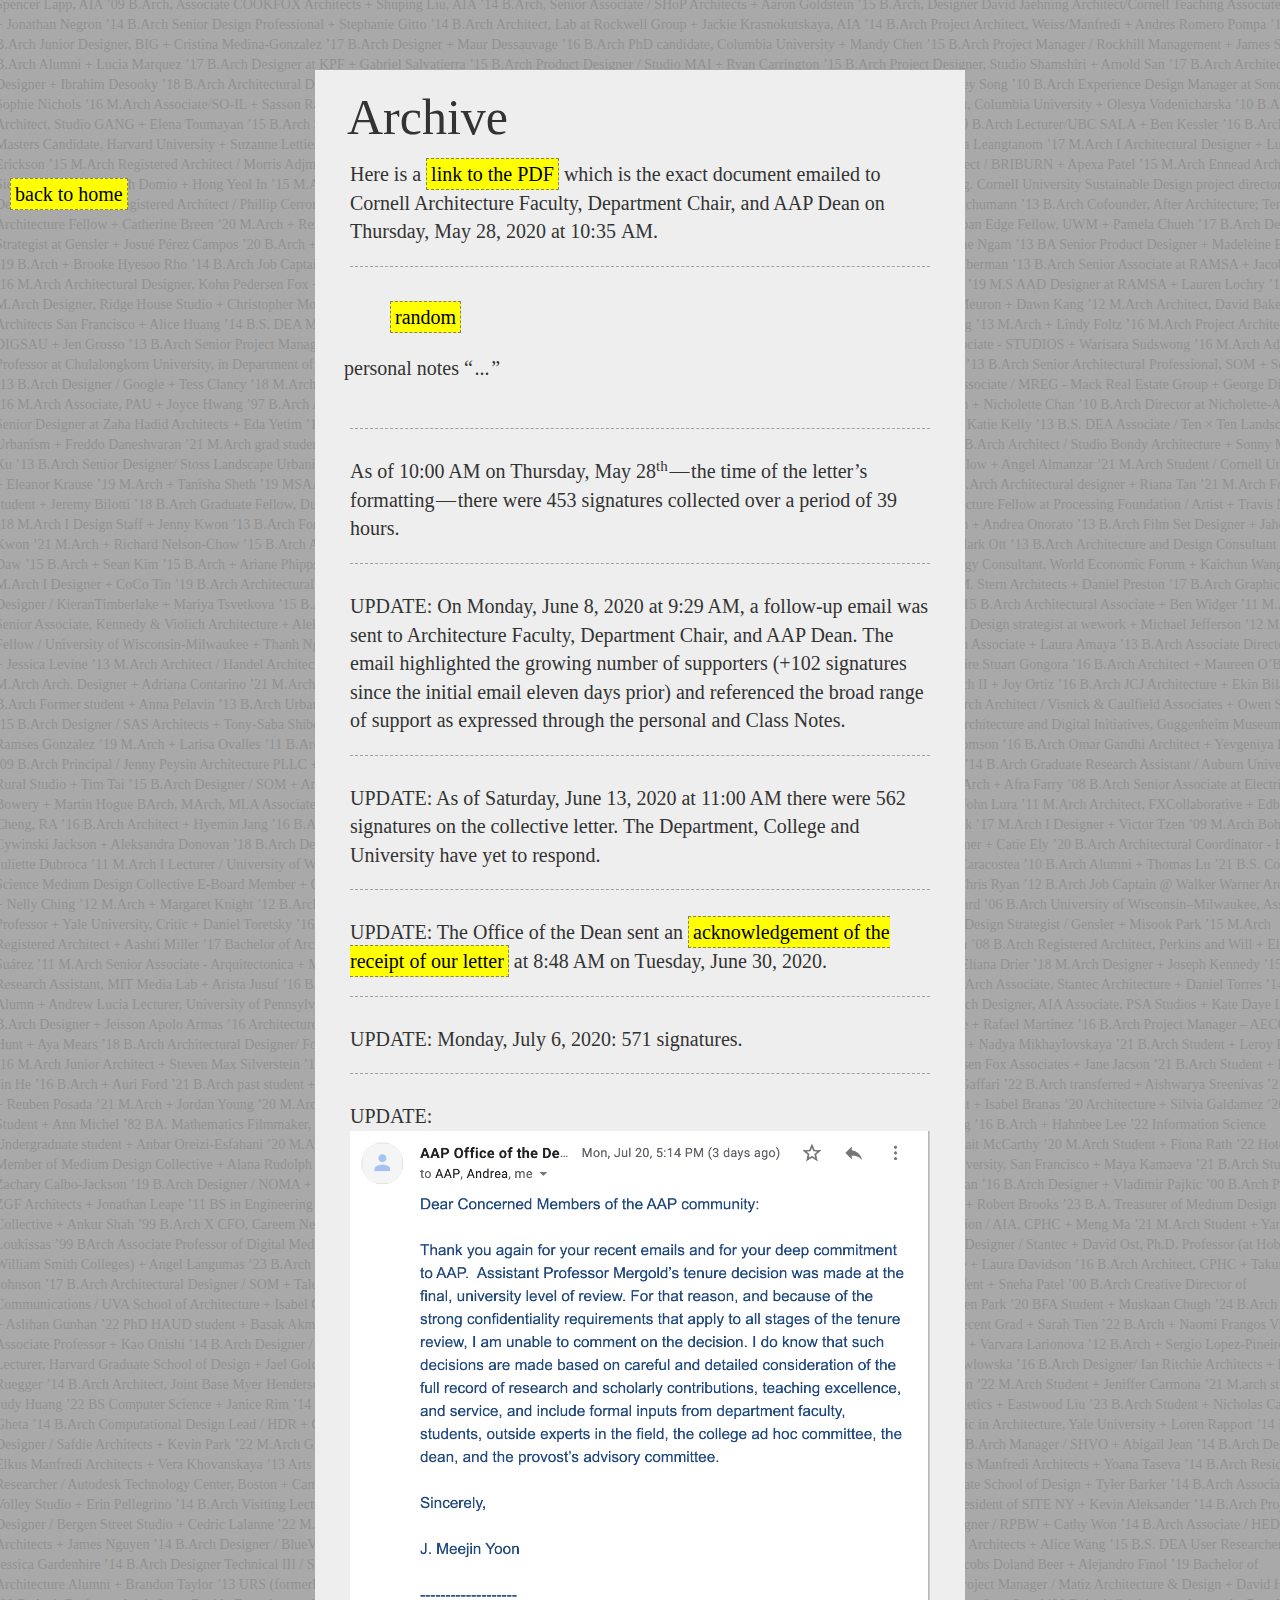
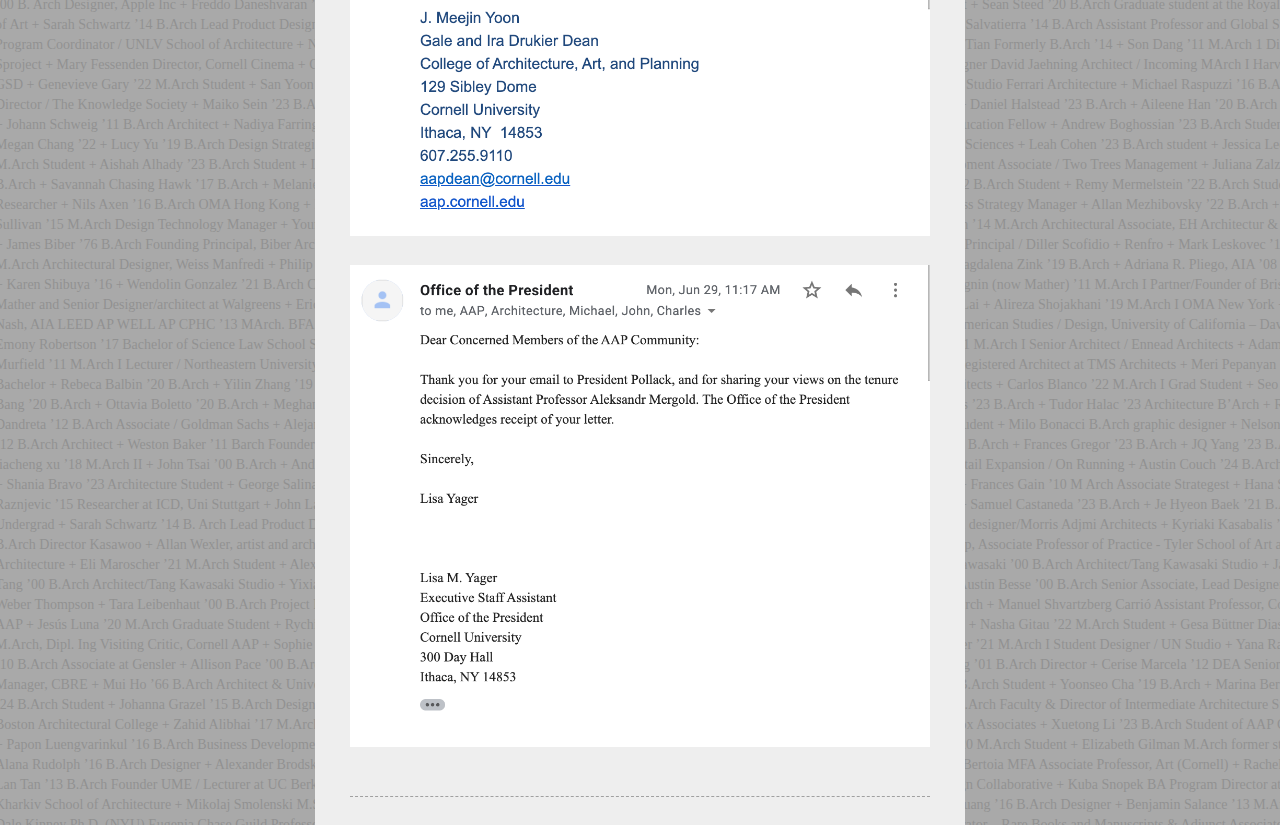
<file: archive.html>
<!DOCTYPE html>
<html lang="en">

<head>

	<!-- Primary Meta Tags -->
	<meta charset="utf-8" />
	<title>AM: Archive</title>
	<meta name="title" content="Aleksandr Mergold">
	<meta name="description" content="In Response to the Recent Decision to Deny Assistant Professor Aleksandr Mergold Tenure at Cornell University">

	<!-- Open Graph / Facebook -->
	<meta property="og:type" content="website">
	<meta property="og:url" content="https://www.aleksandrmergold.org">
	<meta property="og:title" content="Aleksandr Mergold Dot Org">
	<meta property="og:description" content="In Response to the Recent Decision to Deny Assistant Professor Aleksandr Mergold Tenure at Cornell University">
	<meta property="og:image" content="https://mmiilloo.github.io/aleksandrmergold/assets/thumbnail.png">

	<!-- Twitter -->
	<meta property="twitter:card" content="summary_large_image">
	<meta property="twitter:url" content="https://www.aleksandrmergold.org">
	<meta property="twitter:title" content="Aleksandr Mergold Dot Org">
	<meta property="twitter:description" content="In Response to the Recent Decision to Deny Assistant Professor Aleksandr Mergold Tenure at Cornell University">
	<meta property="twitter:image" content="https://mmiilloo.github.io/aleksandrmergold/assets/thumbnail.png">

	<!-- <meta property="fb:app_id" content="your_app_id" />
	<meta name="twitter:site" content="@website-username"> -->

	<link rel="stylesheet" href="https://maxcdn.bootstrapcdn.com/bootstrap/3.4.1/css/bootstrap.min.css">
	<link rel="stylesheet" href="assets/archive.css" type="text/css" />

	<script src="https://ajax.googleapis.com/ajax/libs/jquery/3.4.1/jquery.min.js"></script>
	<script src="https://maxcdn.bootstrapcdn.com/bootstrap/3.4.1/js/bootstrap.min.js"></script>
	<style>
	@import url('https://fonts.googleapis.com/css2?family=DM+Mono:wght@300;400&family=Roboto&display=swap');
	</style>
	<!-- <link rel="icon" type="image/png" href="assets/favicon-16.png" sizes="16x16"> -->
  <link rel="icon" type="image/png" href="assets/favicon-32.png" sizes="32x32">
  <link rel="icon" type="image/png" href="assets/favicon-96.png" sizes="96x96">
</head>



<body>

	<!-- <div class="home">
		<a href="http://aleksandrmergold.org/">
			back to home
		</a>
	</div> -->



<div class="bg">
Spencer Lapp, AIA ’09 B.Arch, Associate COOKFOX Architects + Shuping Liu, AIA ’14 B.Arch, Senior Associate / SHoP Architects + Aaron Goldstein ’15 B.Arch, Designer David Jaehning Architect/Cornell Teaching Associate ’15-16 + Jonathan Negron ’14 B.Arch Senior Design Professional + Stephanie Gitto ’14 B.Arch Architect, Lab at Rockwell Group + Jackie Krasnokutskaya, AIA ’14 B.Arch Project Architect, Weiss/Manfredi + Andres Romero Pompa ’17 B.Arch Junior Designer, BIG + Cristina Medina-Gonzalez ’17 B.Arch Designer + Maur Dessauvage ’16 B.Arch PhD candidate, Columbia University + Mandy Chen ’15 B.Arch Project Manager / Rockhill Management + James Slade ’15 B.Arch Alumni + Lucia Marquez ’17 B.Arch Designer at KPF + Gabriel Salvatierra ’15 B.Arch Product Designer / Studio MAI + Ryan Carrington ’15 B.Arch Project Designer, Studio Shamshiri + Arnold San ’17 B.Arch Architectural Designer + Ibrahim Desooky ’18 B.Arch Architectural Designer + Maggie Zou ’17 M.Arch Architectural Designer, Perkins Eastman + James Hoffman ’15 B.Arch + Courtney Song ’10 B.Arch Experience Design Manager at Sonder + Sophie Nichols ’16 M.Arch Associate/SO-IL + Sasson Rafailov ’18 B.Arch MDes HPDM, Harvard Graduate School of Design + Irina Chernyakova ’10 B.Arch PhD student, Columbia University + Olesya Vodenicharska ’10 B.Arch Lead Architect, Studio GANG + Elena Toumayan ’15 B.Arch Senior Design Professional / SOM + Todd Drucker ’17 B.Arch Architect + Vincent Ahn ’16 B.Arch + Thena Tak ’09 B.Arch Lecturer/UBC SALA + Ben Kessler ’16 B.Arch Masters Candidate, Harvard University + Suzanne Lettieri ’12 M.Arch Assistant Professor + Daniel Marino ’12 B.Arch Design Director - LAB at Rockwell Group + Wachira Leangtanom ’17 M.Arch I Architectural Designer + Luke Erickson ’15 M.Arch Registered Architect / Morris Adjmi Architects + Joshua Carrelo-Méndez ’15 B.Arch Associate Designer + Lucas Greco ’15 M.Arch Registered Architect / BRIBURN + Apexa Patel ’15 M.Arch Ennead Architects + Siobhan Lee ’15 M.Arch Domio + Hong Yeol In ’15 M.Arch Norsman Architects + Niko Seong Hur ’15 M.Arch HGA Architects & Engineers + Joe Nelson ’14 BS Env. Eng. Cornell University Sustainable Design project director + Nick DeMaio ’15 M.Arch Registered Architect / Phillip Cerrone Architect + Katie MacDonald ’13 B.Arch Cofounder, After Architecture; Tennessee Architecture Fellow + Kyle Schumann ’13 B.Arch Cofounder, After Architecture; Tennessee Architecture Fellow + Catherine Breen ’20 M.Arch + Renee Rust ’17 B.Arch Architectural designer + Josué Pérez Campos ’20 B.Arch + José Ibarra ’16 B.Arch ’19–’20 Urban Edge Fellow, UWM + Pamela Chueh ’17 B.Arch Design Strategist at Gensler + Josué Pérez Campos ’20 B.Arch + Kristina Alford ’13 B.Arch Digital Design Lead at Zendesk + Brandon Choy ’19 B.Arch Former Student + Adrianne Ngam ’13 BA Senior Product Designer + Madeleine Eggers ’19 B.Arch + Brooke Hyesoo Rho ’14 B.Arch Job Captain / Gensler + Ethan Davis ’17 M.Arch Associate – Mithun + Andrew Fu ’15 B.Arch Associate / SO-IL + Donald Silberman ’13 B.Arch Senior Associate at RAMSA + Jacob Cohen ’16 M.Arch Architectural Designer, Kohn Pedersen Fox + Jose Tijerina ’13 B.Arch Architect / Rockwell Group + Brian J. Hong ’19 M.Arch Cornell + Mohammed Mansoor ’19 M.S AAD Designer at RAMSA + Lauren Lochry ’16 M.Arch Designer, Ridge House Studio + Christopher Morse ’16 M.Arch Cornell + Natalie Kwee ’13 B.Arch + Leroy Patterson ’16 M.Arch Junior Designer, Herzog & De Meuron + Dawn Kang ’12 M.Arch Architect, David Baker Architects San Francisco + Alice Huang ’14 B.S. DEA Management Analyst + Daniel Correa ’19 B.S. DEA Graduate + Erin Soygenis ’17 B.Arch Designer + Deborah Chang ’13 M.Arch + Lindy Foltz ’16 M.Arch Project Architect / DIGSAU + Jen Grosso ’13 B.Arch Senior Project Manager / Alloy + BaDa Choi ’17 M.Arch Architectural Designer/Mitchell Giurgola Architects + Bei Xu ’16 M.Arch Associate - STUDIOS + Warisara Sudswong ’16 M.Arch Adjunct Professor at Chulalongkorn University, in Department of Architecture + Jully Chen ’21 M.Arch + Erin Yook ’17 B.Arch Innovation Consultant, Lippincott + Mauricio Vieto ’13 B.Arch Senior Architectural Professional, SOM + Sophie Su ’13 B.Arch Designer / Google + Tess Clancy ’18 M.Arch Visiting Critic, Cornell in Rome + Allexxus Farley-Thomas ’21 M.Arch Grad Student + Chi-Chi Lin ’13 B.Arch Associate / MREG - Mack Real Estate Group + George Distefano ’16 M.Arch Associate, PAU + Joyce Hwang ’97 B.Arch Associate Professor and Associate Chair of Architecture / University at Buffalo SUNY + AJ DiValerio III ’12 B.Arch + Nicholette Chan ’10 B.Arch Director at Nicholette-A, Former Senior Designer at Zaha Hadid Architects + Eda Yetim ’15 B.Arch Architectural Designer - BAM Creative + Alvaro Alvarez ’15 B.Arch Vice President, Executive Offices + Katie Kelly ’13 B.S. DEA Associate / Ten × Ten Landscape & Urbanism + Freddo Daneshvaran ’21 M.Arch grad student + Mia Ovcina ’10 B.Arch + Andrew Gorzkowski, AIA ’13 B.Arch Architect, Pickard Chilton + Emily Chang ’15 B.Arch Architect / Studio Bondy Architecture + Sonny Meng Qi Xu ’13 B.Arch Senior Designer/ Stoss Landscape Urbanism + Jing Wang ’20 B.Arch Student + Christopher Battaglia ’17 M.Arch Assistant Professor/ Design Innovation Fellow + Angel Almanzar ’21 M.Arch Student / Cornell University + Eleanor Krause ’19 M.Arch + Tanisha Sheth ’19 MSAAD + Elie Boutros ’18 B.Arch Architectural Designer + Junsik Oh ’20 B.Arch Student + Daniel Villegas Cruz ’18 B.Arch Architectural designer + Riana Tan ’21 M.Arch Former student + Jeremy Bilotti ’18 B.Arch Graduate Fellow, Dual Degree MS Candidate, Architecture and Computer Science, MIT + Qianqian Ye ’15 Master of Landscape Architecture Fellow at Processing Foundation / Artist + Travis Nissen ’18 M.Arch I Design Staff + Jenny Kwon ’13 B.Arch Former student + Isidoro Michan-Guindi ’15 B.Arch Principal - Isidoro Michan-Guindi + Emma Boudreau ’19 M.Arch + Andrea Onorato ’13 B.Arch Film Set Designer + Jahoon Kwon ’21 M.Arch + Richard Nelson-Chow ’15 B.Arch Architect, Herzog & de Meuron + Mary Bray Erickson ’14 B.Arch Job Captain / William Duff Architects + Giffen Clark Ott ’13 B.Arch Architecture and Design Consultant + Karim Daw ’15 B.Arch + Sean Kim ’15 B.Arch + Ariane Phipps-Morgan ’10 B.Arch Designer + Darius Woo ’11 B.Arch Director / Kasawoo + Constanza Cortes ’12 B.Arch Strategy Consultant, World Economic Forum + Kaichun Wang ’17 M.Arch I Designer + CoCo Tin ’19 B.Arch Architectural Designer / Research + Ihwa Choi ’20 B.Arch Former Student + Cheryl Xu ’18 M.Arch Intern Architect, Robert A.M. Stern Architects + Daniel Preston ’17 B.Arch Graphic Designer / KieranTimberlake + Mariya Tsvetkova ’15 B.Arch Investment Associate + Anna Kuchera ’18 B.Arch Designer at Robert A.M. Stern Architects + Maria Stanciu ’15 B.Arch Architectural Associate + Ben Widger ’11 M.Arch Senior Associate, Kennedy & Violich Architecture + Aleks Zink ’17 B.Arch Architect + Carly Dean ’14 B.Arch Architect / Herzog & de Meuron + Jiyoon Yoo ’13 B.S. DEA Design strategist at wework + Michael Jefferson ’12 M.Arch Fellow / University of Wisconsin-Milwaukee + Thanh Nguyen ’18 B.Arch Studio Gang Architects + Mikhail Grinwald ’13 B.Arch + Helena Rong ’17 B.Arch MIT Research Associate + Laura Amaya ’13 B.Arch Associate Director, FSG + Jessica Levine ’13 M.Arch Architect / Handel Architects + Manjinder Ruby Kaur ’18 B.Arch Designer + Julia Weiss ’13 M.Arch Project Manager, Dimit Architects + Ngaire Stuart Gongora ’16 B.Arch Architect + Maureen O’Brien ’20 M.Arch Arch. Designer + Adriana Contarino ’21 M.Arch Cornell Masters student, prior student of Mergold + Shao Vivian Chen ’13 M.Arch I DIGSAU + Yue Gu ’16 M.Arch II + Joy Ortiz ’16 B.Arch JCJ Architecture + Ekin Bilal ’20 B.Arch Former student + Anna Pelavin ’13 B.Arch Urban planning & graphic design + Sameera Razak ’13 B.Arch Creative Director / BlockFi + Cora Visnick, AIA ’15 B.Arch Architect / Visnick & Caulfield Associates + Owen Smith ’15 B.Arch Designer / SAS Architects + Tony-Saba Shiber, AIA ’11 M.Arch Senior Architect / Bjarke Ingels Group + Ashley Mendelsohn ’10 B.Arch Assistant Curator of Architecture and Digital Initiatives, Guggenheim Museum + Ramses Gonzalez ’19 M.Arch + Larisa Ovalles ’11 B.Arch Research Scientist, MIT Urban Risk Lab + Sarah Bujnowski ’19 M.Arch Architectural Designer + John Gray Thomson ’16 B.Arch Omar Gandhi Architect + Yevgeniya Peysin ’09 B.Arch Principal / Jenny Peysin Architecture PLLC + Hee Sun (Joyce) Han ’18 B.Arch Designer + Elease Samms ’13 B.Arch Project Designer + Charles Firestone, RA ’14 B.Arch Graduate Research Assistant / Auburn University Rural Studio + Tim Tai ’15 B.Arch Designer / SOM + Ann Lui ’11 B.Arch Principal, Future Firm + Ariadne (Buffery) Kaptur ’10 B.Arch + Aleksandr Dmitrashchuk ’20 B. Arch + Afra Farry ’08 B.Arch Senior Associate at Electric Bowery + Martin Hogue BArch, MArch, MLA Associate Professor, Cornell Department of Landscape Architecture + Karl Pops ’16 B.Arch. Architect, Ennead Architects + John Lura ’11 M.Arch Architect, FXCollaborative + Edbert Cheng, RA ’16 B.Arch Architect + Hyemin Jang ’16 B.Arch Architect / SANAA + Nicholas Rajkovich ’00 B.Arch Assistant Professor, University at Buffalo + Mike Babcock ’17 M.Arch I Designer + Victor Tzen ’09 M.Arch Bohlin Cywinski Jackson + Aleksandra Donovan ’18 B.Arch Designer + Clara Eizayaga ’18 Architecture Architectural Designer + Ashley Griffin-Didow ’13 B.Arch Product Designer + Catie Ely ’20 B.Arch Architectural Coordinator - HDR + Juliette Dubroca ’11 M.Arch I Lecturer / University of Washington + Lillian Simon ’14 B.Arch Associate Architect + Iroha Ito ’15 M.Arch + Ryan Petersen ’15 + Savinien Caracostea ’10 B.Arch Alumni + Thomas Lu ’21 B.S. Computer Science Medium Design Collective E-Board Member + Gretchen Craig ’13 Bachelor of Architecture Designer + Anjelica Christon ’12 B.Arch Walker Warner Architects + Chris Ryan ’12 B.Arch Job Captain @ Walker Warner Architects + Nelly Ching ’12 M.Arch + Margaret Knight ’12 B.Arch Architect, Schemata Workshop + Aleksandra Lima ’15 M. Arch Architect, COOKFOX Architects + Nikole Bouchard ’06 B.Arch University of Wisconsin–Milwaukee, Assistant Professor + Yale University, Critic + Daniel Toretsky ’16 B.Arch Designer, SHoP Architects + Thomas Shouler ’11 BS Civil Engineering Engineer + Nikki Liao ’15 B.Arch Design Strategist / Gensler + Misook Park ’15 M.Arch Registered Architect + Aashti Miller ’17 Bachelor of Architect Architect, Pickard Chilton + Paola Cuevas Báez ’17 B. Arch Architect/ Perkins Eastman + Ksenia Chumakova ’08 B.Arch Registered Architect, Perkins and Will + Elizabeth Suárez ’11 M.Arch Senior Associate - Arquitectonica + Melinda Zoephel ’13 B.Arch Exhibition Designer, Evidence Design + Madeline Burns, AIA ’16 B.Arch Architect + Eliana Drier ’18 M.Arch Designer + Joseph Kennedy ’15 B.Arch Research Assistant, MIT Media Lab + Arista Jusuf ’16 B.Arch Designer, KSHA + Walmir Luz ’16 B.Arch Senior Designer / Wilson Associates + Gabriel Hohag, AIA ’09 B.Arch Associate, Stantec Architecture + Daniel Torres ’14 B.Arch Alumn + Andrew Lucia Lecturer, University of Pennsylvania + LUCITO, founding partner + Ian Janicki ’12 B.Arch Founder, Outfit Renovations + Petrea Sweeny ’17 M.Arch Designer, AIA Associate, PSA Studios + Kate Daye Lee ’17 B.Arch Designer + Jeisson Apolo Armas ’16 Architecture and urban planning Architectural associate + Tamara Jamil ’16 B.Arch Master’s in Forensic Architecture Candidate + Rafael Martinez ’16 B.Arch Project Manager – AECOM Hunt + Aya Mears ’18 B.Arch Architectural Designer/ Former Teaching Associate ’18-’19 + Allison Wills ’16 B.Arch Project Designer / James Carpenter Design Associated + Nadya Mikhaylovskaya ’21 B.Arch Student + Leroy Patterson ’16 M.Arch Junior Architect + Steven Max Silverstein ’16 B.Arch Architect + Morgan Judge-Tyson ’20 B.Arch Student + Steven Smolyn ’16 B.Arch Architect, Kohn Pedersen Fox Associates + Jane Jacson ’21 B.Arch Student + Kevin Jin He ’16 B.Arch + Auri Ford ’21 B.Arch past student + Jason Lin ’21 M.Arch Graduate Student + Hyun-Ji Yang ’21 M.Arch Student + Vrinda Jagota ’15 English + Banu Gaffari ’22 B.Arch transferred + Aishwarya Sreenivas ’21 B.Arch + Reuben Posada ’21 M.Arch + Jordan Young ’20 M.Arch Student + Ami Mehta ’21 B.Arch + Aleksander Wolkow ’20 M.Arch student + Veronika Varga ’21 B.Arch Student + Isabel Branas ’20 Architecture + Silvia Galdamez ’20 B.Arch Student + Ann Michel ’82 BA. Mathematics Filmmaker, Cornell alum + Kashyap Valiveti ’20 M.Arch I Student + Olivia Gee ’22 BA in Government + Kunhee (Blair) Chang ’16 B.Arch + Hahnbee Lee ’22 Information Science Undergraduate student + Anbar Oreizi-Esfahani ’20 M.Arch Student + Annie Raccuglia ’16 MFA, visual art Head of Research and Projects, Studio of Michael Rakowitz + Cait McCarthy ’20 M.Arch Student + Fiona Rath ’22 Hotel Member of Medium Design Collective + Alana Rudolph ’16 B.Arch Designer + Jason Austin ’00 B.Arch Principal, Austin+Mergold / Teaching Faculty, Academy of Art University, San Francisco + Maya Kamaeva ’21 B.Arch Student + Zachary Calbo-Jackson ’19 B.Arch Designer / NOMA + Helen Li ’22 B.A. Student in Cornell Arts & Sciences + Ryan Glick ’13 M.Arch Project Architect + Veronica Guzman ’16 B.Arch Designer + Vladimir Pajkic ’00 B.Arch Partner at ZGF Architects + Jonathan Leape ’11 BS in Engineering Master’s Candidate at M.I.T. + Aleks Maymind, Lecturer, University of Southern California School of Architecture + Robert Brooks ’23 B.A. Treasurer of Medium Design Collective + Ankur Shah ’99 B.Arch X CFO, Careem Networks + Cindy Huang ’22 BS Computer Science + Ashley Reed ’11 M.Arch I Director of Facades – Southeast Region / AIA, CPHC + Meng Ma ’21 M.Arch Student + Yanni Loukissas ’99 BArch Associate Professor of Digital Media, Georgia Tech + Nicole Rubin ’19 B.Arch Architectural Designer/ Former Student + Natalie Hemlick ’17 B Arch Designer / Stantec + David Ost, Ph.D. Professor (at Hobart & William Smith Colleges) + Angel Langumas ’23 B.Arch Student + Davide Marchetti, M.Arch Architetto + Beth Tesfaye ’18 B.Arch Architectural Designer, FXCollaborative + Laura Davidson ’16 B.Arch Architect, CPHC + Takuma Johnson ’17 B.Arch Architectural Designer / SOM + Taleen Josefsson ’13 B.Arch Architect + Jialin Ke ’20 Design & Env. Analysis Student + Frankie Reed ’24 B.Arch Student + Sneha Patel ’00 B.Arch Creative Director of Communications / UVA School of Architecture + Isabel Oyuela-Bonzani ’16 Architecture Harvard GSD Masters Student + Achilleas Souras ’23 Architecture Student + Lauren Park ’20 BFA Student + Muskaan Chugh ’24 B.Arch Student + Aslihan Gunhan ’22 PhD HAUD student + Basak Akman ’19 Architecture Junior Architect + Evelyn F ’14 + Roberto Villasante ’20 B.Arch + Claire Guffey ’20 B.Arch Recent Grad + Sarah Tien ’22 B.Arch + Naomi Frangos Visiting Associate Professor + Kao Onishi ’14 B.Arch Designer / Heatherwick Studio + Brennen Stenke ’20 M.Arch + Brian Havener ’18 M.Arch Architectural Staff / Olson Kundig + Varvara Larionova ’12 B.Arch + Sergio Lopez-Pineiro Lecturer, Harvard Graduate School of Design + Jael Goldfine ’17 B.S. Feminist, Gender and Sexuality Studies and American Studies Journalist/ Paper Magazine + Gosia Pawlowska ’16 B.Arch Designer/ Ian Ritchie Architects + Emily Ruegger ’14 B.Arch Architect, Joint Base Myer Henderson Hall + Charles Williams ’13 B.Arch Marketing (Digital Media & Design), IA Interior Architects + Praveen Menon ’22 M.Arch Student + Jeniffer Carmona ’21 M.arch student + Judy Huang ’22 BS Computer Science + Janice Rim ’14 B.Arch Architect / SANAA + Yenny Hsieh ’14 B.Arch Technical Designer, 3D Design Manager / New Balance Athletics + Eastwood Liu ’23 B.Arch Student + Nicholas Cassab-Gheta ’14 B.Arch Computational Design Lead / HDR + Germain Chan ’14 B.Arch Research Associate / Technical University of Berlin + Sarosh Anklesaria ’08 M.Arch Critic in Architecture, Yale University + Loren Rapport ’14 B.Arch Designer / Safdie Architects + Kevin Park ’22 M.Arch Graduate Student + Peter Gudonis ’14 B.Arch Project Manager – Development Services / Sterling Bay + Man Su ’13 B.Arch Manager / SHVO + Abigail Jean ’14 B.Arch Designer / Elkus Manfredi Architects + Vera Khovanskaya ’13 Arts & Sciences (formerly B.Arch ’14) Graduate Research Assistant + Janaya Hart ’14 B.Arch Associate Architect / Elkus Manfredi Architects + Yoana Taseva ’14 B.Arch Resident Researcher / Autodesk Technology Center, Boston + Camille Velez ’14 B.Arch Associate / Gensler + David Rosenwasser ’18 B.Arch M.Des Tech Candidate, Harvard Graduate School of Design + Tyler Barker ’14 B.Arch Associate, Volley Studio + Erin Pellegrino ’14 B.Arch Visiting Lecturer / Cornell University, Principal / Make Think Design + Miriam Gitelman ’24 B.Arch Student + James Wines, President of SITE NY + Kevin Aleksander ’14 B.Arch Project Designer / Bergen Street Studio + Cedric Lalanne ’22 M.Arch Student + Heidi Schmitt ’14 B.Arch Architect / S9 Architecture + Justin Wadge ’15 B.Arch Architectural Designer / RPBW + Cathy Won ’14 B.Arch Associate / HEDK Architects + James Nguyen ’14 B.Arch Designer / BlueVine + Jake Rudin ’14 B.Arch Director Digital Technologies / Adidas + Rachel Bacus ’15 B.Arch Architect III / ZGF Architects + Alice Wang ’15 B.S. DEA User Researcher + Jessica Gardenhire ’14 B.Arch Designer Technical III / Solomon, Cordwell & Buenz (SCB) Architects + Kai Fukunaga ’14 SHA (formerly B.Arch ’14) Project Manager / Jacobs Doland Beer + Alejandro Finol ’19 Bachelor of Architecture Alumni + Brandon Taylor ’13 URS (formerly B.Arch ’14) Assistant Program Officer / Local Initiatives Support Corporation + Andrew Herington ’14 B.Arch Project Manager / Matiz Architecture & Design + David Huang ’00 B. Arch Designer, Apple Inc + Freddo Daneshvaran ’21 M.arch grad student + Sean Wen ’14 B.Arch Architect / Parsons Corporation + Austin Couch ’24 B.Arch Student + Sean Steed ’20 B.Arch Graduate student at the Royal College of Art + Sarah Schwartz ’14 B.Arch Lead Product Designer / Stash + Felema Yemaneberhan ’14 B.Arch Design Professional / HOK + Ariel Seltzer ’14 B.Arch + Alberto de Salvatierra ’14 B.Arch Assistant Professor and Global Studios Program Coordinator / UNLV School of Architecture + Nicolas Savvides ’14 B.Arch Assistant Project Architect, Construction Project Manager / NTA & Associates + Helen Tian Formerly B.Arch ’14 + Son Dang ’11 M.Arch 1 Director / Sproject + Mary Fessenden Director, Cornell Cinema + Christina Zau ’19 B.Arch + Lusine Sahakyan ’19 + Won Ryu ’17 B.Arch Junior designer + Ian Erickson Junior Designer David Jaehning Architect / Incoming MArch I Harvard GSD + Genevieve Gary ’22 M.Arch Student + San Yoon ’22 M.Arch Cornell AAP + Karolina Piorko ’21 Architecture + Cameron Neuhoff ’16 B.Arch Designer/Carpenter - Studio Ferrari Architecture + Michael Raspuzzi ’16 B.Arch Director / The Knowledge Society + Maiko Sein ’23 B.Arch Student + Olivia Haynie ’20 B.Arch + Dana Sobhy ’23 B.Arch Student + Carolina Parekh ’23 B.Arch Student + Daniel Halstead ’23 B.Arch + Aileene Han ’20 B.Arch Student + Johann Schweig ’11 B.Arch Architect + Nadiya Farrington ’23 B.Arch + Efrain Perez ’99 B.Arch + Mariana Bittencourt ’23 B.Arch + Max Vanatta ’16 B.Arch Design Education Fellow + Andrew Boghossian ’23 B.Arch Student + Megan Chang ’22 + Lucy Yu ’19 B.Arch Design Strategist Gensler + Dr. Elissa Sampson Urban Geographer Lecturer, Jewish Studies, Cornell University, College of Arts & Sciences + Leah Cohen ’23 B.Arch student + Jessica Lee ’22 M.Arch Student + Aishah Alhady ’23 B.Arch Student + Lori Khatchadourian PhD Associate Professor, Cornell University + Valeri (Patti) Limansubroto ’16 B.Arch Development Associate / Two Trees Management + Juliana Zalzman ’23 B.Arch + Savannah Chasing Hawk ’17 B.Arch + Melanie Turner ’00 B.Arch Director of Residential Design, Pfau Long Architecture / Perkins and Will (SF) + Chloe Tsui ’22 B.Arch Student + Remy Mermelstein ’22 B.Arch Student/ESL Researcher + Nils Axen ’16 B.Arch OMA Hong Kong + Mikki Heckman ’18 B.Arch Architectural Designer, PGAL + Tiantian Wei ’14 B.Arch Shui On Land Senior Business Strategy Manager + Allan Mezhibovsky ’22 B.Arch + Andrew Sullivan ’15 M.Arch Design Technology Manager + Youngjin Yi ’13 M.Arch I Assistant Vice President, Design & Construction / GID Development Group + Elizabeth Saleh ’14 M.Arch Architectural Associate, EH Architectur & Design + James Biber ’76 B.Arch Founding Principal, Biber Architects + Turner Andrasz ’23 B.Arch Student + Eunice Lee ’23 B.Arch Student + David Allin ’00 B.Arch Associate Principal / Diller Scofidio + Renfro + Mark Leskovec ’16 M.Arch Architectural Designer, Weiss Manfredi + Philip Wilde ’73 BS Biology Film Maker/Alumnus + Aleks Stojković ’16 B.Arch Lothrop Associates LLP Architects + Magdalena Zink ’19 B.Arch + Adriana R. Pliego, AIA ’08 B.Arch + Karen Shibuya ’16 + Wendolin Gonzalez ’21 B.Arch Cornell + Isabella Hübsch ’19 B.Arch Designer / Henning Larsen + Alejandra Martinez ’16 BFA in Arch + Leslie Mignin (now Mather) ’11 M.Arch I Partner/Founder of Bristow Mather and Senior Designer/architect at Walgreens + Eric Schuldenfrei ’99 B.Arch Head of the Department of Architecture at HKU + Walter Collins ’23 B.Arch + Jimenez Lai + Alireza Shojakhani ’19 M.Arch I OMA New York + Alison Nash, AIA LEED AP WELL AP CPHC ’13 MArch. BFA, BA (1998). Associate, Sustainability Director / DiMella Shaffer + Javier Arbona ’99 B.Arch Assistant Professor, American Studies / Design, University of California – Davis + Emony Robertson ’17 Bachelor of Science Law School Student + Zachary Tyler Newton ’11 M.Arch I Founder / Zachary Tyler Newton Photograph + Chrissy Fazio, AIA ’11 M.Arch I Senior Architect / Ennead Architects + Adam Murfield ’11 M.Arch I Lecturer / Northeastern University + Anton Dekom, AIA ’11 B.Arch Architect / Neiman Taber Architects + Cristina Johnson (Marais) ’12 M.Arch I Registered Architect at TMS Architects + Meri Pepanyan ’19 Bachelor + Rebeca Balbin ’20 B.Arch + Yilin Zhang ’19 M.Arch Architectural designer + Erica Alonzo ’16 B.Arch + Yimika Osunsanya ’19 B.Arch Designer, Ennead Architects + Carlos Blanco ’22 M.Arch I Grad Student + Seo Yun Bang ’20 B.Arch + Ottavia Boletto ’20 B.Arch + Meghan Mahoney ’20 B.Arch Graduate + Kayzad Shroff ’04 BArch and MArch Principal at SHROFFLEoN + Aleks Torres ’23 B.Arch + Tudor Halac ’23 Architecture B’Arch + Ryland Dandreta ’12 B.Arch Associate / Goldman Sachs + Alejandro Garcia ’21 B.Arch Student + Erin Huang ’22 Architecture Undergraduate student + Jacob Wong ’22 B.Arch Student + Milo Bonacci B.Arch graphic designer + Nelson Crosby ’12 B.Arch Architect + Weston Baker ’11 Barch Founder of Weston Baker Creative Group, Brand_Build and 15 Finches + Kyle Jenkins ’11 M.Arch I + Mikail Maqsood ’21 B.Arch + Frances Gregor ’23 B.Arch + JQ Yang ’23 B.Arch + jiacheng xu ’18 M.Arch II + John Tsai ’00 B.Arch + Andrea Gonzalez ’15 M.Arch + Aleksandre Mecattaf ’19 Architecture M.Arch + Nicolas Martin ’12 B.Arch Head of Retail Expansion / On Running + Austin Couch ’24 B.Arch Student + Shania Bravo ’23 Architecture Student + George Salinas ’02 B. Arch + Olalekan Jeyifous ’00 BArch Artist / Alumni + Marissa De Souter ’16 B.Arch Technical Designer + Frances Gain ’10 M Arch Associate Strategest + Hana Svatos-Raznjevic ’15 Researcher at ICD, Uni Stuttgart + John Lai ’16 B.Arch Freelancer + Aleksandra Foster ’17 B.Arch Project Designer – MTFA Architecture + Ani Ghazaryan + Samuel Castaneda ’23 B.Arch + Je Hyeon Baek ’21 B.Arch Undergrad + Sarah Schwartz ’14 B. Arch Lead Product Designer + Aura Maria Jaramillo ’13 B. Arch + Abram Collette ’22 B.Arch + Chris Chown ’17 M.Arch Architectural designer/Morris Adjmi Architects + Kyriaki Kasabalis ’10 B.Arch Director Kasawoo + Allan Wexler, artist and architect + + Ryan Trinidade ’12 M.Arch Project Executive / Google + Eric Oskey ’08 M.Arch Partner/Moto Designshop, Associate Professor of Practice - Tyler School of Art and Architecture + Eli Maroscher ’21 M.Arch Student + Alexander Kyaw ’23 B.Arch Student + Luben Dimcheff ’99 B.Arch Assistant Professor, Cornell Architecture + Maki Kawasaki ’00 B.Arch Architect/Tang Kawasaki Studio + Jason Tang ’00 B.Arch Architect/Tang Kawasaki Studio + Yixiao Chen ’22 M.Arch I Student + Hayk Dheryan ’20 B.Arch + James Khamsi ’00 B.Arch Director, DCSK design + Austin Besse ’00 B.Arch Senior Associate, Lead Designer –Weber Thompson + Tara Leibenhaut ’00 B.Arch Project Planner, Yale University + Dasha Khapalova ’06 Would have been a B.Arch Visiting Critic + Bushra Aumir ’22 B.Arch + Manuel Shvartzberg Carrió  Assistant Professor, Cornell AAP + Jesús Luna ’20 M.Arch Graduate Student + Rychiee Espinosa M.Arch Architect / Visiting Assistant Professor + Yichen Jia ’18 B.Arch + Monica Freundt ’11 M.Arch + Nasha Gitau ’22 M.Arch Student + Gesa Büttner Dias M.Arch, Dipl. Ing Visiting Critic, Cornell AAP + Sophie Appel  + Yvette Wang ’22 M.Arch I + Jesse McElwain ’14 BS + Rodolfo Dias Visiting Critic AAP + Lawson Spencer ’21 M.Arch I Student Designer / UN Studio + Yana Rachovska ’10 B.Arch Associate at Gensler + Allison Pace ’00 B.Arch + Jiyoon Yoo ’13 DEA - interior design Design strategist at wework + Justin Deabreu ’00 B.Arch + Elie Gamburg ’01 B.Arch Director + Cerise Marcela ’12 DEA Senior Manager, CBRE + Mui Ho ’66 B.Arch Architect & University of California, Berkeley, Professor Emeritus + Sophia Timko ’17 B.S. DEA Design Researcher + Cook Shaw B.Arch Student + Yoonseo Cha ’19 B.Arch + Marina Bernardi ’24 B.Arch Student + Johanna Grazel ’15 B.Arch Designer / FXCollaborative + Sophia Buffara ’14 B.Arch Architect + Zoey(Zheru) Zhou ’20 M.Arch + Yoonjee Koh ’13 B.Arch Faculty & Director of Intermediate Architecture Studios, Boston Architectural College + Zahid Alibhai ’17 M.Arch Project Designer + Maresa Amador ’24 B.Arch Student + Steven Smolyn ’16 B.Arch Architect, Kohn Pedersen Fox Associates + Xuetong Li ’23 B.Arch Student of AAP Cornell + Papon Luengvarinkul ’16 B.Arch Business Development Officer + Jonathan Doyle ’99 B.Arch Senior Partner / DBOX + Vincent Lim ’12 B.Arch + Michael Paraszczak ’20 M.Arch Student + Elizabeth Gilman M.Arch former student + Alana Rudolph ’16 B.Arch Designer + Alexander Brodsky M.Arch Bureau Alexander Brodsky + Todd Dalland ’77 B.Arch FAIA + Misbah Musthafa ’23 B.Arch + Roberto Bertoia MFA Associate Professor, Art (Cornell) + Rachel Mei-Lan Tan ’13 B.Arch Founder UME / Lecturer at UC Berkeley + Athan Geolas ’21 PhD PhD Candidate, Cornell University + Davin Stamp ’10 B Arch Director | Cluck Design Collaborative + Kuba Snopek  BA Program Director at the Kharkiv School of Architecture + Mikolaj Smolenski M.Sc Partner in CH+Architekci + Seth Byrum ’17 M.Arch Architect / Design Team Member, Studio Gang + Henry Chuang ’16 B.Arch Designer + Benjamin Salance ’13 M.Arch I + Dale Kinney Ph.D. (NYU) Eugenia Chase Guild Professor in the Humanities Emeritus, Bryn Mawr College + Jason Rearick ’21 MRP Graduate Student + Laurent Ferri, Curator – Rare Books and Manuscripts & Adjunct Associate Prof + Donald Silberman 2013 B.Arch Senior Associate at RAMSA + David Ni 2024 B. Arch Student + Sean Anderson 1996 BArch and BSc Associate Curator, The Museum of Modern Art + Jesica Bello 2011 BArch Associate, AIA + David Nam 1996 B.Arch Partner, Gehry Partners + Pablo Lorenzo-Eiroa  M.Arch II  New York Institute of Technology + Selin  Maner 1999 B ARCH Owner, SMA (Selin Maner Architects) + Zhora Sagaryan    + Jinyue  Zhang 2023 B’Arch Former student  + Leonid Slonimskiy  Master of Architecture, Master of Science in Architecture Studio professor at HEAD Geneva (University of Art and Design); KOSMOS Architects, founding partner + Gabriel Keller 2000 B Arch Program Principal, Peterssen/Keller Architecture + Robyn Houghton 2018 B.Arch  + Kooi Loong Pang 1999 B.Arch Design Director + aska wieloch-kim 1998 b.arch architect/ eisenmann architecture + Ramon Bosch  MArch principal in bosch.capdeferro arquitectura + Bet Capdeferro  MArch principal in bosch.capdeferro arquitectura + Dennis Maher   Clinical Asst Professor, University at Buffalo + Daniel Kaplan 1984 B’Arch Senior Partner, FXCollaborative Architects + ANDERSON BARRERA 2018 B.ARCH  + Snigdha Agarwal 2015 M. Arch
</div>

<!-- <div class="container"> -->
<div class="home">
<a href="http://aleksandrmergold.org/">back to home</a>
</div>

<div class="container">

<div class="document">

	<div class="archive-header">

							<h1>Archive</h1>
		<div class="archive-subheading">

			Here is a <a href="assets/AM_Letter-May_28.pdf" target="_blank">link to the PDF</a> which is the exact document emailed to Cornell Architecture Faculty, Department Chair, and AAP Dean on Thursday, May 28, 2020 at 10:35&nbsp;AM.
<hr>
	</div>

	<div class="archive-button">
	<a id="btnSearch" href="#" onclick="GetValue();">random</a>

</div>
<div class="wrapper"
<div class="archive-random">
<p class="quotes" id="message" >personal notes “&hairsp;...&hairsp;”</p></div></div>

<div class="archive-subheading">

	<hr>
					As of 10:00 AM on Thursday, May 28<sup>th</sup>&hairsp;—&hairsp;the time of the letter’s formatting&hairsp;—&hairsp;there were 453&nbsp;signatures collected over a period of 39 hours.

					<hr>

					UPDATE: On Monday, June 8, 2020 at 9:29 AM, a follow-up email was sent to Architecture Faculty, Department Chair, and AAP Dean. The email highlighted the growing number of supporters (+102 signatures since the initial email eleven days prior) and referenced the broad range of support as expressed through the personal and Class Notes.

					<hr>

					UPDATE: As of Saturday, June 13, 2020 at 11:00 AM there were 562 signatures on the collective letter. The Department, College and University have yet to respond.

					<hr>

					UPDATE: The Office of the Dean sent an <a href="assets/screen_shot.png" target="_blank">acknowledgement of the receipt of our letter</a> at 8:48 AM on Tuesday, June 30, 2020.

					<hr>

					UPDATE: Monday, July 6, 2020: 571 signatures.

					<hr>

					UPDATE: <br>
					<img src="assets/screen_shot_dean_2020-07-23.png" style="max-width:580px">
					<br><br>
					<img src="assets/screen_shot_pres_2020-07-23.png" style="max-width:580px">
					<br><br>


<hr>

		</div>




<!-- <div class="wrapper">
<div class="archive-container">

						<div class="archive-header">

												<h1>Archive</h1>
							<div class="archive-subheading">

								Here is a <a href="assets/AM_Letter-May_28.pdf" target="_blank">link to the PDF</a> which is the exact document emailed to Cornell Architecture Faculty, Department Chair, and AAP Dean on Thursday, May 28, 2020 at 10:35&nbsp;AM.

								<br><br>

										As of 10:00 AM on Thursday, May 28<sup>th</sup>&hairsp;—&hairsp;the time of its formatting&hairsp;—&hairsp;there were 453&nbsp;signatures collected over a period of 39 hours.

										<br><br>

										UPDATE: On Monday, June 8, 2020 at 9:29 AM, a follow-up email was sent to Architecture Faculty, Department Chair, and AAP Dean. The email highlighted the growing number of supporters (+102 signatures since the initial email eleven days prior) and referenced the broad range of support as expressed through the personal and Class Notes.

										<br><br>

										UPDATE: As of Saturday, June 13, 2020 at 11:00 AM the Department Chair and AAP Dean have yet to respond.

							</div>

									<hr>
									<div class="archive-button">
									<a id="btnSearch" href="#" onclick="GetValue();">random</a>

								</div>
<div class="wrapper"
			<div class="archive-random">
			<p class="quotes" id="message" >personal notes “&hairsp;...&hairsp;”</p> -->

</div>
			</div>
		</div>
	</div>
</div>
</div>



			<script>

							function GetValue()
							{
						    var myarray= new Array(
"&ldquo;Aleks is a role model for students who graduate from Cornell. Intensely intelligent, endlessly curious, and above all&hairsp;—&hairsp;giving with his time and kindness. He was my first year professor and now a mentor and friend. I have many, many more words of support I can offer, but to make it simple&hairsp;—&hairsp;I cannot possibly imagine anyone more qualified to be a tenured professor than Aleks.&rdquo;<br><br>—&hairsp;Shuping Liu AIA, B.Arch &rsquo;14 / Senior Associate, SHoP architects",
"&ldquo;I owe Aleks tremendous amount as an instructor and mentor. He fully deserves tenure and the opportunity to appeal this decision.&rdquo;<br><br>—&hairsp;Aaron Goldstein, B.Arch &rsquo;15 / Designer, David Jaehing Architect / Cornell Teaching Associate &rsquo;15–&rsquo;16",
"&ldquo;I was lucky to have Aleks as my professor several times at Cornell (first year studio, second year comprehensive design, second year analysis, and summer travel studio). His focus on conceptual clarity, exploration and iteration, and presentation as extension of project are fundamental to the Cornell architecture program. His generosity with his time and attention are unmatched at AAP, and he has been an inspiration and mentor to me at every stage of my architectural career.&rdquo;<br><br>—&hairsp;Jackie Krasnokutskaya AIA, B.Arch &rsquo;14 / Project Architect, Weiss/Manfredi",
"&ldquo;Mergold is an inspiring figure with a very interesting perspective. His critique always inspired.&rdquo;<br><br>—&hairsp;James Slade, B.Arch &rsquo;15",
"&ldquo;A builder, a maker, and a doer. That’s the spirit he instills on others.  Tenure, he deserves.&rdquo;<br><br>—&hairsp;Todd Drucker, B.Arch &rsquo;17 / Architect",
"&ldquo;Having taken part in Aleks’ <em>Spolia</em> course and worked with him as the sole faculty coordinator for Cornell’s chapter of the American Institute of Architecture Students, I can attest to Alek’s deep regard for the success of his students, both academically and professionally, and the strong benefits that he provides as a member of the faculty of the Cornell Architecture program.&rdquo;<br><br>—&hairsp;Ben Kessler, B.Arch &rsquo;16 / Masters candidate, Harvard University",
"&ldquo;Aleks has been our teacher, advisor, professional mentor and friend. M and I half-joke when making major decisions but often consider out loud to one another, &lsquo;What would Aleks do?&rsquo; In this case, Aleks will do  what he does best&hairsp;—&hairsp;he will work hard and continue to be more productive and creatively free than most of us&hairsp;—&hairsp;but what will happen to Cornell Architecture? We fear this a sign that something special is vanishing. Today Cornell is a little less weird and a little more banal.&rdquo;<br><br>—&hairsp;Suzanne Lettieri, M.Arch &rsquo;12 / Assistant Professor",
"&ldquo;If AAP wishes to remain at the forefront of design and architecture, I would urge them to invest and reward those faculty members, like Aleks, who have devoted years of their careers to mentor, teach, and guide AAP’s students. Aleks offers a unique perspective within the Cornell academic setting. As a graduate of Cornell, I can guarantee that my current success owes a debt of gratitude to the diverse teaching methods and varying approaches to architecture of the visiting professors. Aleks among them, these are the professors AAP needs. They are needed to provoke new ways of thinking, to inspire, and to forge the new generations of designers who won’t simply emulate the past, but lead the charge towards the future.&rdquo;<br><br>—&hairsp;Joshua Carrelo-Méndez, B.Arch &rsquo;15 / Associate Designer",
"&ldquo;I worked closely with Aleks in the spring of 2014 when CUSD collaborated with the sophomore architecture studio to design for the a plot of land we were building on in Petit Goave, Haiti. He was very communicative and I remember having a lot of respect at the time for his desire to give parameters based on our project that would also help optimize the learning experience of the students (by not over constraining). The result was a project that allowed the sophomore architects to feel like they were competing on a real-world design competition, but without the constraints forcing every design to be the most practical. We ended up with very engaging designs&hairsp;—&hairsp;some which focused on practicality given the community and some that really pushed the boundaries of what we imagined. I thought that was tremendous foresight.&rdquo;<br><br>—&hairsp;Joe Nelson, B.S. Environmental Engineering &rsquo;14 / Cornell University Sustainable Design project director",
"&ldquo;Aleks Mergold teaches students how to think critically, engage generously, design thoughtfully, communicate boldly, and most importantly, to enjoy doing the work. His accomplishments are enviable, his expertise undeniable, his enthusiasm contagious. His influence on both architectural discourse and so many emerging leaders across the field of architecture and beyond (this list of signatories among them) is a testament to his contribution and value to Cornell today and, I hope, for many years to come.&rdquo;<br><br>—&hairsp;Katie MacDonald, B.Arch &rsquo;13 / Cofounder, After Architecture; Tennessee Architecture Fellow",
"&ldquo;Aleks is one of those professors who has the ability to change your life. He helped me understand how to tell a story through design, how space can have its own agency, and most importantly, the power of interdisciplinary collaboration. He has had an incomparable role on my academic, personal, and professional development, and I cannot thank him enough. Losing Aleks is a loss, not just for Cornell Architecture, but all the design disciplines at Cornell University. My experience at Cornell would not have been the same without him, and it pains me to imagine the loss of that experience for future Cornellians due to his impending absence.&rdquo;<br><br>—&hairsp;Pamela Chueh, B.Arch &rsquo;17 / Design Strategist at Gensler",
"&ldquo;As a graduate of Cornell, I owe my ability and enjoyment of design to several key instructors and mentors who have shown me a designer's capacity to effectively make change in the world rather than emulate the status quo, of whom Aleks stands out as a stellar example. Aleks is one of those once-in-a-career instructors whose genuine support, mentorship, and formidable skill really showed me what an educator could be. I remember the way he treated us like thesis students during an option studio with him, and really let us think critically through our own projects to emerge with a true sense of growth and ownership. It is to the department's advantage to recognize the value and rarity of this.&rdquo;<br><br>—&hairsp;Madeleine Eggers, B.Arch &rsquo;19 / Teaching Associate &rsquo;19-&rsquo;20",
"&ldquo;Aleks’ teaching and research effortlessly bridges many disciplines,scales, and mediums, bringing together students, colleagues, and communities. In a playfully serious manner, he engages those around him in a dialogue that broadens their view of what architecture is and can be. I am deeply grateful towards him and he was the best part of my experience at Cornell. To this day, he is one of the most inspiring people I know. When one interacts with Aleks, they are reassured of the potential and agency of design. His generosity makes us optimistic too about the future. Especially now, it is critical for designers to contribute to larger society and engage in challenging conversations. Aleks teaches us this through example. His voice and presence are essential.&rdquo;<br><br>—&hairsp;Andrew Fu, B.Arch &rsquo;15 / Associate, SO-IL",
"&ldquo;I remember having Aleksandr in my crits and being so impressed by his thoughtful feedback that I’d wanted to put his name down as a possible thesis advisor. However at the time he did not have a contact for the next term. While I did not have him as an instructor, it seems like his teaching really resonates with students, which is equally as important than other accolades.&rdquo;<br><br>—&hairsp;Dawn Kang, M.Arch &rsquo;12 / Architect, David Baker Architects San Francisco",
"&ldquo;Aleks was an integral part of my education&hairsp;—&hairsp;he is a role model as a practitioner, educator, and thinker. His unique perspective is essential to both the success and spirit of AAP.&rdquo;<br><br>—&hairsp;Lindy Foltz, M.Arch &rsquo;16 / Project Architect, DIGSAU",
"&ldquo;As a student in several of his core studios and seminars, I can say that Prof. Mergold not only stood out to me as an incredibly talented architect, but also an incredible human being. His pedagogical approach is not only sound and rigorous, but also deeply empathetic&hairsp;—&hairsp;a quality that is clearly visible in his personal work and in his students' projects. We as architects have a moral and ethical responsibility with society, and Prof. Mergold's pedagogical approach was always deeply emphatic of this aspect. Looking in hindsight now that I'm a registered practitioner in the field, I always found that Cornell's approach was often too prescriptive. Whilst most faculty encouraged the kind of rigorous analogue approach developed at the height of modernism, the truth is that this approach is completely out of touch with the realities of the profession in the twenty-first century. The practice has evolved, and Prof. Mergold's approach was reflective of this undeniable truth. As a student, I always found that the divide between academia and practice at Cornell was particularly profound, as many faculty had never actually built a building. In this sense, I found that Prof. Mergold was unique among Cornell faculty. Not only does he have a robust portfolio of built work, but he is actively creating opportunities within the programme to bridge the gap between academia and practice. His approach strikes careful balance between rigour, boldness, and innovation&hairsp;—&hairsp;qualities we desperately need in the industry now more than ever. I'm genuinely shocked to hear he was not granted tenure, and even more shocked to hear he was not granted a right of appeal. Prof. Mergold is not only an outstanding thinker, a dedicated instructor, and a prolific practitioner, but he is also a long-standing member of the AAP community. He is a Cornellian and Ithacan at heart (something very few architecture faculty today can actually say), and his integrity as a practitioner, an educator, and as a human being are truly admirable. I believe the opaqueness in this process is detrimental Cornell's image, as it seriously undermines the trust we put in the University. I would like to urge the office of the Provost to reconsider their decision and grant a right of appeal. I believe this is well deserved as a matter of respect&hairsp;—&hairsp;not only to Prof. Mergold, but also to his countless students, most of whom are now successful alumni around the world and owe their success in no small measure to Prof. Mergold's inspiring work.&rdquo;<br><br>—&hairsp;Mauricio Vieto, B.Arch &rsquo;13 / Senior Architectural Professional, SOM",
"&ldquo;10+ years ago, a most memorable studio with Prof. Mergold for our brief “Zooscraper”. He encouraged teamwork and conceptual exploration that was still grounded in real practice. I greatly appreciated his ability to communicate with us in a way that was direct and relatable without the need for vague terms. I believe Aleks Mergold provides an important grounded touchstone for many students.&rdquo;<br><br>—&hairsp;Nicholette Chan, B.Arch &rsquo;10 / Director at Nicholette-A, Former Senior Designer at Zaha Hadid Architects",
"&ldquo;I had the great fortune of having Aleks as a professor for the year he taught interior design studios in Human Ecology. The rigor, enthusiasm, and intellectual curiosity he brought to his courses is something I appreciate to this day, and he remains by far one of my favorite educators.&rdquo;<br><br>—&hairsp;Katie Kelly, B.S. DEA &rsquo;13 / Associate, Ten &#215; Ten Landscape + Urbanism",
"&ldquo;Professor Mergold is an educator with a creative mind, tireless work ethic, and thoughtful teaching techniques. His students' thesis research projects push boundaries in imaginative critical ways examining both the human condition, history, place, and material exploration. The work done with various design build projects required immense rigor and the students involved acquired design and construction skills unparalleled in the classroom. Cornell AAP has a long history and lineage of design thinking through making, which embodies the courses Professor Mergold crafts and teaches. The most important thing I have learned from Aleks has been embracing the perfection in the imperfection, through a particular critical lens. His ideas, teaching, and scholarship embody an educator devoted to both Students and the University.&rdquo;<br><br>—&hairsp;Christopher Battaglia, M.Arch &rsquo;17 / Assistant Professor, Design Innovation Fellow",
"&ldquo;Aleks’ eminent talent as a professor and architect played a crucial part in the development of my thinking and attitude towards architecture. In speaking with my colleagues and professors who have come to know Aleks, we share great admiration for his work and commitment. I’m deeply grateful for his teachings.&rdquo;<br><br>—&hairsp;Isidoro Michan-Guindi, B.Arch &rsquo;15 / Principal, Isidoro Michan-Guindi",
"&ldquo;Aleks is one of the most dedicated, approachable, and genuine professors I have had the privilege to work with at Cornell. He is a generous teacher, an insightful critic, and a trusted mentor. His boundless imagination for what architecture and design might be capable of is irreplaceable.&rdquo;<br><br>—&hairsp;Emma Boudreau, M.Arch &rsquo;19",
"&ldquo;Aleks not only book-ended my Cornell experience, serving as my first-year professor and my Thesis Advisor, but he also had a huge impact on the rest of my Cornell years as well. His versatility, earnestness, understanding, and unique perspectives continually inspired and challenged me to be a better architect. It is rare to find a professor that has such a positive impact on such a large quantity of students and faculty, and I think that should be an obvious reflection of his high standards of excellence. Without a doubt, Aleks was my most impactful professor at Cornell and should 100% be granted tenure, but at the very least, be given the ability to appeal this decision.&rdquo;<br><br>—&hairsp;Mary Bray Erickson, B.Arch &rsquo;14 / Job Captain, William Duff Architects",
"&ldquo;Some of my favorite and most constructive conversations I had while in school were those I had with Aleks sitting on the benches in front of Sibley.<br><br>In the entirety of my time in AAP I believe that Aleks was the only professor who, when asked a question&hairsp;—&hairsp;rather than reply with some practiced witty musing or trying anecdote&hairsp;—&hairsp;would simply shrug and acknowledge that he didn’t know. Aleks’ criticism was sincere, his lessons fun, and his content illuminative and unique. From him, I learned not to worship some old theorist, but rather my own subjective taste and experience. I was encouraged by Aleks to expand my experiences far beyond the school of architecture/Cornell, and to work with my quirks and biases rather than against them. Aleks made it clear that as designers, we should be full of a healthy mix of ideas, opinions (be they conflicting or not), and a willingness and excitement to fail, rather than simply romantic pedagogical bullshit and lofty tautologies. Aleks’ opinion wasn’t gospel&hairsp;—&hairsp;nobody’s is&hairsp;—&hairsp;and that was the greatest lesson he could have ever taught us, and it’s easily the most widely applicable and valuable thing I learned while at Cornell.<br><br>Not offering Aleks a position amongst the faculty does a disservice to the school, and its students. Further, such a decision makes me question the direction of the discipline, and this school as a guiding force.&rdquo;<br><br>—&hairsp;Giffen Clark Ott, B.Arch &rsquo;13 / Architecture and Design Consultant",
"&ldquo;As my thesis advisor, Aleks made me think architecture was fun again, and he believed in me&hairsp;—&hairsp;both of which carry more weight than I could ever express. If anyone deserves tenure, it's him.&rdquo;<br><br>—&hairsp;Ariane Phipps-Morgan, B.Arch &rsquo;10 / Designer",
"&ldquo;I haven't had the pleasure of being officially taught by Mergold in an elective or studio setting, but I have interacted with him on reviews, meetings, day to day settings. He has never turned down a plea for help, and has always generously made him self available, often going above and beyond. His spirit, energy, rigor, and commitment to a radically interdisciplinary architecture is evident in his body of diverse work; which also shines through in the work of students who have been lucky enough to have him. It would be a great loss to not only the Architecture Department, but the Cornell community at large to loose him.&rdquo;<br><br>—&hairsp;CoCo Tin, B.Arch &rsquo;19 / Architectural Designer & Research",
"&ldquo;Aleks Mergold was a favorite professor of mine while at Cornell. He helped inform me during summer college when I was in high school. He was also my thesis advisor and pushed my to think hard and differently about what my thesis was trying to do and kept me on track. I also spent a summer working closely with him to lay out a book of students work. He is the professor I connected with most during my time at Cornell.&rdquo;<br><br>—&hairsp;Alex Zink, B.Arch &rsquo;17 / Architect",
"&ldquo;For a recent generation of alumni and current students, Aleks is synonymous with Cornell Architecture. To imagine the school without him as a voice and mentor is simply impossible. There is no comparison to Aleks in the discipline, and the proof is in the culture that he has had a large hand in fostering: students willing to take risks, to think boldly and critically, and to challenge expectations with abundant flair. He is a champion of his students, a beloved colleague with boundless support, and an irreplaceable member of the Cornell community.&rdquo;<br><br>—&hairsp;Michael Jefferson, M.Arch &rsquo;12 / Fellow at the University of Wisconsin-Milwaukee",
"&ldquo;Completely flabbergasted by this decision. Prof Mergold was one of the greatest inspirations during my time at Cornell.&rdquo;<br><br>—&hairsp;Laura Amaya, B.Arch &rsquo;13 / Associate Director, FSG",
"&ldquo;Institutional politics shouldn’t get in the way of a great teacher, especially one that clearly has a genuine and unique skill set and care for learning, students, and furthering the field.&rdquo;<br><br>—&hairsp;Adriana Contarino, M.Arch &rsquo;21",
"&ldquo;Professor Mergold was among my many professors during my collegiate studies of architecture at Cornell University. He was truly a one of kind professor that opened my eyes and those my classmates to view the world of design unlike before. Having had the grand opportunity to work / design and learn under him twice (once during my freshmen year and once again for my junior year - which resulted in a trip to Moscow, Russia), I have been afforded such a beautiful opportunity to be a former student of his and to have my views on design be positively molded.<br><br>I truly hope he can be reconsidered for tenure at this grand institution. Some of my best most transformative years were spent with AAP; and Professor Mergold was among some of my most influential professors in my beginning design career. It would be of a great disservice to the Architecture department to not reconsider Professor Mergold for tenure.&rdquo;<br><br>—&hairsp;Elease Samms, B.Arch &rsquo;13 / Project Designer",
"&ldquo;I had Aleks both as a first-year professor and as a thesis advisor&hairsp;—&hairsp;and I can't imagine my Cornell experience without him. He pushed me to observe, to think, and to design in ways I didn't know were possible. His unique outlook on the world and insight into design and architecture were instrumental in shaping me as a designer and as a person. He was also there for me whenever I was struggling to help guide me through problems big and small. His sharp intellect, boundless curiosity, patience, kindness, and humor set him apart as one of my favorite, most influential, and most important professors that I had the privileged of studying with during my time at Cornell. He embodies all the best qualities of the Cornell Architecture program and I can think of no better candidate for tenure than Aleks.&rdquo;<br><br>—&hairsp;Charles Firestone RA, B.Arch &rsquo;14 / Graduate Research Assistant / Auburn University Rural Studio",
"&ldquo;Aleks is a wonderful colleague who served on our department search committee this year. We truly valued his insight and hard work throughout the process.&rdquo;<br><br>—&hairsp;Martin Hogue, B.Arch, M.Arch, MLA / Associate Professor, Cornell Department of Landscape Architecture",
"&ldquo;I was fortunate enough to have Aleks as a critic and later as a colleague. He is truly dedicated to the craft and expression of architecture's expanded field, and he has the unique ability to inspire students to excel past their constraints. Beyond the critical aspirations that drive his work and teaching, his devotion to academia outside the conventional bounds of architectural design is unparalleled. Aleks is an exemplary educator, and I suspect few others can embolden such a legion of students to speak in their defense, so I advocate not just for Aleks, but the future Cornell students that may be without his design instruction.&rdquo;<br><br>—&hairsp;John Lura, M.Arch &rsquo;11 / Architect, FXCollaborative",
"&ldquo;I've known Aleks since 1995; we were both undergraduates at Cornell in the architecture program. We have continued to work with each other over the last twenty years since graduating. At the University at Buffalo, we ask him to serve as a guest critic at our school for architecture reviews whenever possible because of the energy and knowledge he brings to our reviews. His CV should speak for itself; he is an award winning designer, a fantastic teacher, and a treasured mentor to his students. I sincerely hope that Cornell will consider an appeal of his tenure case.&rdquo;<br><br>—&hairsp;Nicholas Rajkovich, B.Arch &rsquo;00 / Assistant Professor, University at Buffalo",
"&ldquo;Professor Mergold is a constant inspiration to students. He was an amazing thesis advisor and he pushed me in creative directions I would not have been able to do alone. His focus on the design process and the importance of documentation is something I take with me for the rest of my career. He not only was an amazing mentor during my time at Cornell, but even after two years since graduation he is as willing to help his students with recommendation letters, advice, and just to stay in touch. I truly believe he is one of the most creative professors I have had the chance to learn from during my time at Cornell and it would be heart breaking to loose such an inspiring asset to the prestigious architecture program.&rdquo;<br><br>—&hairsp;Clara Eizayaga / Architectural Designer",
"&ldquo;In the summer of 2011, I had the opportunity to teach with Aleks the summer high school studio, along with all the friends of my class. To this day, I am grateful for the amazing pedagogical experience he provided, which premised my love for teaching.&rdquo;<br><br>—&hairsp;Juliette Dubroca, M.Arch &rsquo;11 / Lecturer, University of Washington",
"&ldquo;Although I was never a student of Aleks, I collaborated with him on several projects and had him as a guest critic on several reviews and only have good things to say about him. It is absurd that someone as devoted and passionate about his role as a professor and as a member of the AAP community as he is be denied tenure. Hearing this makes me seriously worried about the direction of the school, a specially at this pivotal time for higher education.&rdquo;<br><br>—&hairsp;Savinien Caracostea, B.Arch &rsquo;10",
"&ldquo;During my time at Cornell, Aleks was able to command continual improvement from his students (myself included) while remaining an approachable and supportive instructor. Outside of the classroom Aleks has produced an extremely impressive and large body of work, particularly when viewed in the somewhat isolated context of Ithaca, that has been acknowledged time and time again as innovative and culturally relevant by the design world. As I gain experience in the professional setting I have been able to appreciate more and more the irreverent choices, social and economic applicability, and intelligent construction concepts embodied in Aleks's work. It would be a tremendous loss to Cornell should Aleks be denied tenure.&rdquo;<br><br>—&hairsp;Gretchen Craig, B.Arch &rsquo;13 / Designer",
"&ldquo;Aleks was an invaluable part of my studio experience while in NYC due to his pedagogical dedication and guidance.&rdquo;<br><br>—&hairsp;Nelly Ching, M.Arch &rsquo;12",
"&ldquo;Simply put, Aleks is unlike any (creative) mind I've ever encountered. These signatures and personal notes of support speak volumes about the positive impact Aleks has had on the AAP Community, Cornell University and the variety of (Design) Disciplines he has engaged with over the years. Aleks is one of a kind, and absolutely irreplaceable.&rdquo;<br><br>—&hairsp;Nikole Bouchard, B.Arch &rsquo;06 / University of Wisconsin–Milwaukee, Assistant Professor + Yale University, Critic",
"&ldquo;As a Merrill Presidential Scholar in 2016, I had the privilege of honoring my most influential mentor while in college. While I had many outstanding professors, honoring Aleks was an obvious choice. Aleks's studio in Trumansburg, NY allowed me to critically explore the role of ethics in the design process and revived my interest in the study of architecture at a critical turning point. Aleks's whimsical, yet resonant, yet pragmatic approach to design continues to inspire my practice of architecture. Both during and after college, Aleks continues to be a valuable resource and personal mentor, providing insights that bridge the formidable gap between academia and the profession. Please refer to the '16 class letter.&rdquo;<br><br>—&hairsp;Daniel Toretsky, B.Arch &rsquo;16 / Designer, SHoP Architects",
"&ldquo;I had the privilege to work with Aleksandr Mergold as a T.A. on two studios, one in 2011 with Aleksandr Brodsky of Brodsky and Utkin, paper architects, and a summer traveling studio in 2012 with a focus on housing typologies in Russia and the Baltic states. Aleks inspires an exceptional degree of both vision and rigor in his students’ work. The world as he shares it with his students is as boundless as their curiosity. Thank you for the inspiration, Aleks.&rdquo;<br><br>—&hairsp;Ksenia Chumakova, B.Arch &rsquo;08 / Registered Architect, Perkins and Will",
"&ldquo;Mergold has a distinctive and unique voice as a professor, his perspectives should not be lost.&rdquo;<br><br>—&hairsp;Madeline Burns AIA, M.Arch &rsquo;16 / Architect",
"&ldquo;I support Aleksandr Mergold.&rdquo;<br><br>—&hairsp;Eliana Drier, M.Arch &rsquo;18 / Designer",
"&ldquo;Alex has been an incredible mentor throughout my time at Cornell. I owe him many thanks for the opportunities that I've had during and after my time in the Architecture department.&rdquo;<br><br>—&hairsp;Joseph Kennedy, B.Arch &rsquo;15 / Research Assistant, MIT Media Lab",
"&ldquo;My words of support would have seemed not necessary, in the presence of such enduring contributions and action. However, it saddens me to learn that Aleks has somehow slipped past the tenure review process without confirmation. Let our collective words and signatures re-state our continued support of Aleks, and re-frame the consideration of the selection committee members. In my experiences with him as student, teaching assistant, collaborator in design books and collaborator for the <em>Nano</em> exhibit&hairsp;—&hairsp;I find he embodies ‘any person...any study.’ In a time where inclusion and open eyes are of the upmost significance and where creativity is essential to mounting a tenaciously optimistic attitude toward a hopeful future&hairsp;—&hairsp;I strongly urge a reconsideration of his tenure application.&rdquo;<br><br>—&hairsp;Gabriel Hohag AIA, B.Arch &rsquo;09 / Associate, Stantec Architecture",
"&ldquo;Professor Mergold was one of the most dependable, most helpful, and innovatively productive teachers I had during my time at Cornell. Having had the opportunity to work with him on numerous occasions, including first year studio, a build/design project, a travel studio, my thesis, and the organization and planning of a Preston H. Thomas Memorial Lecture Series, I can say with absolute certainty that throughout my time there he was one of the most valuable members of the facculty. His approachability, dedication to both his work and his students, and his ability to navigate, negotiate between, and take advantage of both more traditional design philosophies and newer technology-based approaches make him invaluable to the university. There seems to be no reason as to why he should not be given tenure.&rdquo;<br><br>—&hairsp;Daniel Torres, B.Arch &rsquo;14",
"&ldquo;The true strength of Cornell's Architecture program lies in the balance between the construction and deconstruction of an architectural discipline through its curriculum. The former, achieved through core design studios in the early years, has been so critical to my formation as a young architect. The latter, however, has largely been left to chance, through option studios taught mostly by visiting critics. Chance has largely left me with disappointment; mainly due to the abrupt discontinuity and shattering of architectural thinking imposed by research-oriented professors who are educated in different schools of thought and have little understanding of Cornell's. Aleks Mergold, in my humble opinion, has been only a few professors who can successfully bridge this transition, all the while keeping the tradition of what makes Cornell Cornell. I strongly support Aleks Mergold's tenure-ship.&rdquo;<br><br>—&hairsp;Kate Daye Lee, B.Arch &rsquo;17 / Designer",
"&ldquo;Mergold was an immensely positive influence on me and proved to me the value of a Cornell education.&rdquo;<br><br>—&hairsp;Jeisson Apolo Armas, Arch & Urban Planning &rsquo;16 / Architectural associate",
"&ldquo;Professor Mergold’s unique vision on the Architectural practice sparks a level of creativity and reimagining of the built environment that is evocative for the students who were fortunate to have studied and worked alongside him. It is disheartening that he is being overlooked for tenureship at a time when both Design and Technology are becoming uniquely intertwined and tantamount in upholding the values of the practice.&rdquo;<br><br>—&hairsp;Rafael Martinez, B.Arch &rsquo;16 / Project Manager, AECOM Hunt",
"&ldquo;During my time at Cornell I had the pleasure of working in various design studios, electives, and organizations with Aleks. His hands-on, energetic approach pressed me to use design as a tool rather than just as an outcome; to conceive of design as something that is used by communities and experienced by people rather than something that exists in only a drawing or on a screen; to absorb the world around me and to have that really inform the work I produced. I learned a lot from Aleks about how to generate ideas in an organic and critical way. He was a professor that really taught me how to think, and some of my favorite work from my time at Cornell come from his option studio (an option studio I chose solely for the reason that he was teaching it, actually). I also really respect Aleks involvement with student organizations and other “extra” curriculars&hairsp;—&hairsp;I remember him as one of the biggest faculty advocates for student initiatives, him being the faculty advisor for at least three different organizations I was involved with. For me, his voice stood out as especially important to my Cornell education.&rdquo;<br><br>—&hairsp;Allison Wills, B.Arch &rsquo;16 / Project Designer, James Carpenter Design Associated",
"&ldquo;If Aleks isn’t qualified for tenure, nobody on staff is. Aleksandr Mergold is an enthusiastic, genuine, talented, and productive faculty member. If you don’t approve his tenure application you don’t deserve to keep him.&rdquo;<br><br>—&hairsp;Alexander Wolkow, M.Arch &rsquo;20",
"&ldquo;Aleks Mergold changed my life. As an adult, I learned that my father was a hidden Jew, whose family estate in Germany, now Poland, was confiscated by the Nazis. Aleks helped me to reclaim my family's legacy in the form of a Design Studio he and the Cornell AAP Dean Kent Kleinman championed, bringing a top team of Cornell AAP students to Poland to re-imagine a life for this lost estate. They forever changed me, and the village of Dobrodzien, Poland. We captured the efforts in a well-received film, putting Cornell on the map in Eastern Europe. We played the film to a sold-out audience at the prestigious Center for Jewish History in NYC. How many Cornell professors have had this kind of impact?&rdquo;<br><br>—&hairsp;Ann Michel, B.A. Mathematics &rsquo;82 / Filmmaker, Cornell alum",
"&ldquo;Hoping for all the best to my thesis advisor!&rdquo;<br><br>—&hairsp;Kunhee (Blair) Chang, B.Arch &rsquo;16",
"&ldquo;Alek’s teaching style has had a lasting impact on my own thinking in the classroom and also in professional practice. When posed with design problems, I consistently find myself referencing the exploratory methods taught by him. Throughout my undergraduate and graduate education, I have never had a teacher that has shown as much care and commitment to his students. Because of his unwavering dedication to his students and innovative teaching approach, Aleks is an asset to AAP and certainly deserves tenure.&rdquo;<br><br>—&hairsp;Cait McCarthy, B.Arch &rsquo;20",
"&ldquo;A phenomenal educator, collaborator and thought leader. The university should re-consider his application for tenure.&rdquo;<br><br>—&hairsp;Jason Austin, B.Arch &rsquo;00 / Principal, Austin+Mergold / Teaching Faculty, Academy of Art University, San Francisco",
"&ldquo;Alex Mergold was fundamental in connecting the second-year architecture studio to CUSD’s Schoolhouse South Africa project in 2010–2011. The project was the single most impactful experience of my career to date, and I know that many architecture students from that year feel the same way.&rdquo;<br><br>—&hairsp;Jonathan Leape, BS in Engineering &rsquo;11 / Master’s Candidate at M.I.T.",
"&ldquo;Aleks plays a vital role in the interdisciplinary design community. As Medium Design Collective's advisor, he works nonstop to ensure our vision comes to life. We at Medium cannot imagine our club without Aleks.&rdquo;<br><br>—&hairsp;Robert Brooks, B.A. &rsquo;23 / Treasurer of Medium Design Collective",
"&ldquo;Alex encouraged me to be the playful yet technical designer that I am today. My time with Alex as a student, intern, thesis advisee, and friend influences the way I practice and teach to this day. He defined my experience as a graduate student at Cornell, and I hope he will continue to do so for future students.&rdquo;<br><br>—&hairsp;Ashley Reed, M.Arch &rsquo;11 / Director of Facades, Southeast Region / AIA, CPHC",
"&ldquo;I was with Aleks in Poland in 2015, translating for his revitalization project in Dobrodzien. He was a master working with the 12 students who came along, always engaged, always putting their work into larger perspective. Hard to believe he is not deserving of tenure. I do hope you reconsider.&rdquo;<br><br>—&hairsp;David Ost, Ph.D / Professor at Hobart & William Smith Colleges",
"&ldquo;Aleks Mergold was Medium Design Collective's advisor this year. He's made himself available as a resource for us, and was very invested in our work as well as providing guidance and suggestions. Please reconsider him for tenure.&rdquo;<br><br>—&hairsp;Jialin Ke, Design & Env. Analysis &rsquo;20",
"&ldquo;Aleks Mergold's creative talent is immense, but his capacity to inspire students and instill a passion for architecture and design in the next generation is what should not be overlooked.&rdquo;<br><br>—&hairsp;Sneha Patel, B.Arch &rsquo;00 / Creative Director of Communications, UVA School of Architecture",
"&ldquo;Aleks has greatly influenced my Architecture experience at Cornell.I was very fortunate to start my 1<sup>st</sup> year Architecture studio with Aleks, where he taught us how to see the world through a different lense. Aleks was approachable, dedicated and supportive about each student's work. He would encourage each student to build and develop their own ideas, constantly pushing us forward and providing constructive guidance. I am especially grateful for his Portfolio Course in the School of DEA, it was the most valuable course I took as a 5<sup>th</sup> year. Without it, I wouldn't have had such a unique portfolio that distinguished my job application.Aleks is an invaluable professor for future Cornell students and deserves to be tenured.&rdquo;<br><br>—&hairsp;Kao Onishi, B.Arch &rsquo;14 / Designer, Heatherwick Studio",
"&ldquo;Aleks was an integral part of my education and an invaluable asset to the program!&rdquo;<br><br>—&hairsp;Charles Williams, B.Arch &rsquo;13 / Marketing (Digital Media & Design), IA Interior Architects",
"&ldquo;Was a student of Aleks’ this past Spring 2020 semester, and feel incredibly indebted to his knowledge, guidance, and efforts this semester in helping me grow as a designer, thinker, and student.&rdquo;<br><br>—&hairsp;Praveen Menon, M.Arch &rsquo;22",
"&ldquo;I had the privilege of taking a studio with Aleks twice (once in 2018 and another this past spring after a hiatus from school). In both studios, I was able to experience the design process in a completely different perspective from what I had learned in my undergrad education as well as from other faculty in the department. His ability to not only offer unique ways to clarify the never-ending design process, as well as expanding on that clarity, has helped me made huge strides of progress in the way I think about architecture. In addition to his dedication to the education of his students, Aleks has been incredibly approachable and genuinely enthusiastic about helping students achieve their goals. It was disheartening to find out about his denial of tenure and even more so to imagine a pedagogy without his contribution. I sincerely hope that an appeal can be made based on the outstanding number of students and peers that support his endeavors.&rdquo;<br><br>—&hairsp;Kevin Park, M.Arch &rsquo;22",
"&ldquo;Alex was an extremely important aspect of my education at Cornell and I find it very unnerving he was not granted tenure. Participating in the summer traveling studio Alex organized in 2012 was the most influential experience I had at school, I feel constantly grateful for the amount of thought and coordination Alex put into that studio and everything he showed us. To me, Alex teaches such an important and refreshing perspective on design that would be gravely missed at Cornell if he were to not be there. Alex introduced me (and so many others!) to a way of thinking about architecture and design from an emotional point of view, he is one of a few professors who truly makes Cornell's program unique and stand apart from other universities. I will never forget the lecture he gave on the Skogskapellet cemetery chapel during his theory class in the fall of 2011, it was without question the most moving and memorable class period I had in school.&rdquo;<br><br>—&hairsp;Tyler Barker, B.Arch &rsquo;14 / Associate, Volley Studio",
"&ldquo;Aleksandr’s past two decades of accomplishment are confirmed by his large number of awards, lectures, articles/books, exhibitions, academic pursuits, teaching agendas, course outlines and conceptualized + built architectural projects. For my emphasis here, I want to credit his design/theory and constructed works as evidence of an extremely valuable influence on students, colleagues and architectural scholarship in general. One of the key elements of Aleksandr’s relevance today is his relationship in the new initiative of ‘degrowth’ as a cornerstone of sustainability. This fusion of disciplines is particularly valuable in a university context, because students are encouraged to become simultaneously engaged in conceptual thought, research, technology and a hands-on experience with construction . . . plus writing, graphic design and publication, when a project is translated into media outreach. In view of the lessons being imparted by the global environmental crisis and, subsequently, from the coronavirus pandemic, Aleksandr’s basic emphasis on an ‘economy of means’ is the most progressive and urgently needed aspect of his educational message for today and for the future.&rdquo;<br><br>—&hairsp;James Wines, President of SITE NY",
"&ldquo;I was classmates with Alex at Cornell; he was one of the most talented individuals I’ve ever met in my life. Also one of the most generous and diligent, and an inspirational mentor and educator. I fully support him with the highest level of endorsement.&rdquo;<br><br>—&hairsp;David Huang, B.Arch &rsquo;00 / Designer, Apple Inc",
"&ldquo;Aleks was on my final review panel this semester, and his comments and critiques were very helpful in understanding visual representation from a new lens. I was excited to have the opportunity to have him as a professor some time in the future and I don’t want to lose this opportunity. One of the main reasons I chose to study at Cornell is because of the great faculty and professors, and it would be a shame to lose one.&rdquo;<br><br>—&hairsp;Austin Couch, B.Arch &rsquo;24",
"&ldquo;Aleks was my instructor for Spring 2020. He, along with Tao, was a fantastic instructor to support, develop, and amplify every students' perspective in architecture. Every single one of my cohorts has a distinctive design style with solid execution, and Aleks was playing a huge role. He finds a value out of every one of us. He tries to understand students' work by often saying, and I quote, 'That's quite amazing, actually,' Also, his attitude towards education is very open-minded. All of these characters devote to AAP's diverse work. He would be an excellent resource for the department and its future development, and also for upcoming students. I advocate for him to stay at Cornell. Please consider!&rdquo;<br><br>—&hairsp;San Yoon, M.Arch &rsquo;22",
"&ldquo;Mergold deserves recognition for his genuine investment in his students and the communities in which his design studios are situated. His devotion to professional practice in addition to academia is unique and valuable.&rdquo;<br><br>—&hairsp;Cameron Neuhoff, B.Arch &rsquo;16 / Designer, Carpenter – Studio Ferrari Architecture",
"&ldquo;I absolutely loved his class. I had him for architectural analysis. He is an enthusiastic teacher and his lectures were refreshing, integrative and cross-cultural.&rdquo;<br><br>—&hairsp;Maiko Sein, B.Arch &rsquo;23",
"&ldquo;An inspirational teacher and advisor&rdquo;<br><br>—&hairsp;Daniel Halstead, B.Arch &rsquo;23",
"&ldquo;Aleks brims with talent and passion and harnesses a unique ability to make anyone love architecture as much as he does. Cornell APP is making a terrible mistake and must reconsider its decision.&rdquo;<br><br>—&hairsp;Effrain Perez, B.Arch &rsquo;99",
"&ldquo;Aleks Mergold's landscapes and edgy interventions embrace the historic incorporating circular design principles that are at the core of creatively reimagining the world as a newly urban space in which nothing gets truly thrown out. He not only imbues this ethos but inspires as a teacher and practitioner. He offers students and colleagues on campus and in the field the rare hope that architecture and place matters at a time in which they are badly needed.&rdquo;<br><br>—&hairsp;Dr. Elissa Sampson, Urban Geographer, Lecturer, Jewish Studies, Cornell University, College of Arts & Sciences",
"&ldquo;Mergold’s Arch Analysis course developed my architectural critical thinking skills exponentially. It allowed me to see not only architecture, but life as a whole through an entirely new lens. It was one of the highlights of my second year in the B. Arch program&rdquo;<br><br>—&hairsp;Juliana Zalzman, B.Arch &rsquo;23",
"&ldquo;While I have not had Mergold, I have always enjoyed hearing him speak on reviews and listen to what he has to say. In addition, I was excited to take a studio or elective with him in the future.&rdquo;<br><br>—&hairsp;Remy Mermelstein, B.Arch &rsquo;22 / ESL Researcher",
"&ldquo;My comprehensive design studio with Professor Mergold during second year was one of the most formative experiences I had during core. His curriculum as well as instruction led me to realize work that has held up as one of my best projects to date. In fact, my partners and I still feature our project, Spoli(w)all, in our design portfolios. While I am unaware of the nuances that have led you to this decision, I can attest through my own experience that Professor Mergold is an exceptional educator and an asset to the program.&rdquo;<br><br>—&hairsp;Mikki Heckman, B.Arch &rsquo;18 / Architectural Designer, PGAL",
"&ldquo;I was lucky to have three opportunities to work with Aleks in my studio (as an intern, after his undergraduate degree and after his graduate work) giving me a perch from which I watched him develop from a very bright and talented student to a unique intellect, teacher and practitioner in the global architectural community. His contributions to my studio were unparalleled, helping define a body of work that, even today, define the essence of our approach.<br><br>I've been a student at AAP, a repeat visiting critic teaching a variety of undergraduate and graduate students, a lecturer and someone who is proud of what Cornell was historically, and what it is now, and I am truly concerned that such a distinct asset is being passed over.<br><br>Aleks is a bridge from the AAP I attended to the one now consistently ranked as the paragon of architectural education. He seems as critical to Cornell as he was to me in my work, and I genuinely hope that he will be given the opportunity to make the case for continuing his contributions at Cornell.&rdquo;<br><br>—&hairsp;James Biber, B.Arch &rsquo;76 / Founding Principal, Biber Architects",
"&ldquo;I've only ever had one class with professor Mergold, yet it should go far to say that throughout that semester I wouldn't dare skip a lecture. Our professor's creativity with the course was refreshingly and eye-openingly daring. I hope each signature is not taken lightly.&rdquo;<br><br>—&hairsp;Eunice Lee, B.Arch &rsquo;23",
"&ldquo;Aleks is a singularly talented architect and educator whose interdisciplinary work and alternative approaches to sustainable design is urgently needed in the profession.&rdquo;<br><br>—&hairsp;David Allin, B.Arch &rsquo;00 / Associate Principal, Diller Scofidio + Renfro",
"&ldquo;I write in full support of the appeal of Aleks Mergold's denial of tenure at Cornell. I've been a part of the Cornell Community since my arrival in Ithaca in the Fall of 1969. I've only known a few great professors, teachers who cared as much about the student as the subject they were teaching, teachers who I treasured because I was a human being to them, I was a spark that needed to be kindled. Aleks Mergold is one of those exceptional professors. I met Aleks while shooting a film about my wife's journey back to Central Europe with Aleks and 13 of his students. His leadership and inspiration led the students in a design workshop that imagined what one critic termed &lsquo;truly an Architectural amelioration of the pain of The Holocaust&rsquo;.<br><br>We have lots of film evidence of Aleks in action and his value to his students and we are happy to share it with you if you would like to see it. Aleks also was on the stage at the Center for Jewish History in New York when the film of his student's efforts was shown to an overflow audience. Aleks represented Cornell as only a devoted Prof of Architecture at Cornell could hope to do. Please reconsider the, in my opinion capricious, denial of tenure to a very exceptional and fully qualified candidate for Professor at AAP Cornell.&rdquo;<br><br>—&hairsp;Philip Wilde, BS Biology &rsquo;73 / Film Maker, Cornell Alumnus",
"&ldquo;Aleks was an intellectual inspiration.&rdquo;<br><br>—&hairsp;Alex Stojković, B.Arch &rsquo;16 / Lothrop Associates LLP Architects",
"&ldquo;This document includes hundreds of voices, from across continents and age groups, coming together in support of a professor who has encouraged students and colleagues to question our understanding our the built environment, develop one's personal design ethos, and *think creatively*. If this is not 'global visibility' for a professor, then what is?&rdquo;<br><br>—&hairsp;Adriana R. Pliego AIA, B.Arch &rsquo;08",
"&ldquo;Aleks does great work and it's crazy his commitment and passion for the broad world of architecture in it's amazing iterations/shapes/specialties. Alek carries an enourmous presence in the school and I can't imagine why he would not be the perfect candidate for tenure. He's so talented and more importantly, a great inspiration to the student body of how one can dive deeply into the academic/theoretical world while also keeping one foot in the practice of a small forward thinking firm. I am confused as to what Cornell Architecture stands for if it does not include Aleks Mergold in it.&rdquo;<br><br>—&hairsp;Leslie Mignin (now Mather), M.Arch &rsquo;11 / Partner & Founder of Bristow Mather and Senior Designer/architect at Walgreens",
"&ldquo;If I understand correctly the language about the tenure process in Cornell's faculty handbook, and if indeed the University has bypassed the right to appeal as stated in the letter above, then I strongly urge Cornell to follow its written policies. To not do so would seriously affect a valued faculty member and teacher, and would also decimate the credibility of the system, drawing a cloud of arbitrariness to the institution.&rdquo;<br><br>—&hairsp;Javier Arbona, B.Arch &rsquo;99 / Assistant Professor, American Studies / Design, University of California–Davis",
"&ldquo;I had several classes taught by Aleks. He always demonstrated an enthusiasm for the profession and his students. He brought a wealth of knowledge and a unique perspective on the subject of architecture and its interpretation across fields. He served as an adviser for myself and another student to fulfill an independent study. He always put the interests of his students above his personal work. I believe he has earned a tenured position at this institution.&rdquo;<br><br>—&hairsp;Cristina Johnson (Marais), M.Arch &rsquo;12 / Registered Architect at TMS Architects",
"&ldquo;Aleks Mergold is one of my favorite professors at Cornell. He is a super talented and creative professor who has tons of amazing ideas and topics not only about architectural design but also regarding discourse, practicality, and even mechanism. It would be a great loss for Cornell if Mergold left in the future. I hope he can stay and bring more fresh thoughts to the students and the school.&rdquo;<br><br>—&hairsp;Yilin Zhang, M.Arch &rsquo;19 / Architectural designer",
"&ldquo;Aleksandr is a brilliant, free spirited instructor who passionately teaches and pushes for a progressive mindset amongst his students. Being fortunate enough to have been in his studio this pass Spring, I've seen firsthand the level of commitment he has for his students, especially in troubling times with COVID-19. He consistently is providing ways of approaching our individuals projects, putting aside any preconceived idea he might have so that our own voices and designs can shine through. He brings such an energetic, critical basis for understanding for architecture, which I, and many others can agree will be of great benefit for architecture department for years to come! Please take this into immense and critical consideration, as we are all in his support! He deserves an appeal to this decision, WE deserve him!&rdquo;<br><br>—&hairsp;Carlos Blanco, M.Arch &rsquo;22",
"&ldquo;Prof. Mergold is deeply involved with the department, his students, and faculty&hairsp;—&hairsp;it would be deeply upsetting and a sincere shame for future students to never be able to learn from, and be taught by him.&rdquo;<br><br>—&hairsp;Erin Huang, B.Arch &rsquo;22",
"&ldquo;His diverse perspective is needed.&rdquo;<br><br>—&hairsp;Weston Baker, B.Arch &rsquo;11/ Founder of Weston Baker Creative Group, Brand_Build and 15 Finches",
"&ldquo;Aleks was on my final review panel this semester, and his comments and critiques were very helpful in understanding visual representation from a new lens. I was excited to have the opportunity to have him as a professor some time in the future and I don’t want to lose this opportunity. One of the main reasons I chose to study at Cornell is because of the great faculty and professors, and it would be a shame to lose one.&rdquo;<br><br>—&hairsp;Austin Couch, B.Arch &rsquo;24",
"&ldquo;Mergold unequivocally deserves this.&rdquo;<br><br>—&hairsp;Olalekan Jeyifous, B.Arch &rsquo;00 / Artist",
"&ldquo;He is a wonderful professor and mentor&rdquo;<br><br>—&hairsp;Frances Gain, M.Arch &rsquo;10 / Associate Strategest",
"&ldquo;Aleks is one of the very few professors within the college of architecture that has the capacity to inspire students to imagine methods and practices beyond the status quo. There is within his teaching a true commitment to social engagement, a true practical optimism, and a radical sense of care. These qualities are so rare and so critically important, at a time when we in the work force realize that professional architects who choose to shrug their shoulders at the communities they serve in the name of capital centred high design are, in fact, engaging in unsustainable business practices. They, the status quo, are quickly becoming irrelevant. Those who instead choose to remain at the forefront of our field will necessarily have to find new ways to practice. This impossible job would be made even more difficult without people of Aleks’ standard in memory. Losing him would be a devastating loss to the future of the architecture community at Cornell, perpetuating its own acceleration downhill toward uninspired irrelevancy.&rdquo;<br><br>—&hairsp;John Lai, B.Arch &rsquo;16",
"&ldquo;Aleks is an incredible teacher with a well-rounded perspective and passion for exploring architecture with students. Letting him leave would be an unforgivable loss for Cornell.&rdquo;<br><br>—&hairsp;Alexandra Foster, B.Arch &rsquo;17 / Project Designer, MTFA Architecture",
"&ldquo;Phenonmal teacher.&rdquo;<br><br>—&hairsp;Samuel Castaneda, B.Arch &rsquo;23",
"&ldquo;I really would like to see prof. Mergold get tenured. Also, I am surprised he was not tenured in the first place. I know the number of tenure positions is low, but I think professors who know how to inspire should stay, because that is a quality that does not go away.&rdquo;<br><br>—&hairsp;Je Hyeon Baek, B.Arch &rsquo;21",
"&ldquo;I have not even gotten the opportunity to study with him. Selfishly, I just want to take a class/studio with him before he leaves; everyone speaks so highly of him.&rdquo;<br><br>—&hairsp;Abram Collette, B.Arch &rsquo;22",
"&ldquo;Aleksander is an amazing and inspired colleague&rdquo;<br><br>—&hairsp;Allan Wexler / Artist, Architect",
"&ldquo;Aleks Mergold is brilliantly intelligent, creative, efficient instructor. He gave me many valuable comments on my projects!&rdquo;<br><br>—&hairsp;Yixiao Chen, M.Arch &rsquo;22",
"&ldquo;wishing you all the best!&rdquo;<br><br>—&hairsp;Tara Leibenhaut, B.Arch &rsquo;00 / Project Planner, Yale University",
"&ldquo;I absolutely believe Aleks deserves tenure.&rdquo;<br><br>—&hairsp;Dasha Khapalova, B.Arch / Visiting Critic, Cornell AAP",
"&ldquo;Great and heartfelt educator.&rdquo;<br><br>—&hairsp;Jesús Luna, M.Arch &rsquo;20",
"&ldquo;Aleks lead a very inspirational studio. He’s an asset to the school&rdquo;<br><br>—&hairsp;Nasha Gitau, M.Arch &rsquo;22",
"&ldquo;Aleksandr is an amazing professor!&rdquo;<br><br>—&hairsp;Yvette Wang, M.Arch &rsquo;22",
"&ldquo;Having both worked and been taught by Aleksandr Mergold, it has been my observation and experience that he pushes his students and employees to develop their projects while maintaining a critical focus on the narrative of the work and its representation (primarily through constructed drawings). Through this critical lens, Professor Mergold, guides his students and employees into discovering (or re-discovering) innovative methods of fabrication and material manipulation. These methods emphasize the re-use and re-interpretation of “standard” building materials. This critical focus of fabrication and material manipulation is easily transferable to the construction of architecture and its innovation while questioning the establishment of Architecture.<br><br>It is really quite a shame that the Cornell AAP faculty have failed to recognize the potential of this work and the value of Professor Mergold’s ability to empower and encourage his students and employees by rejecting his application for tenure. I am incredibly grateful to have been taught by Aleks and I admire him as a designer and employer.&rdquo;<br><br>—&hairsp;Lawson Spencer, M.Arch &rsquo;21 / Student Designer, UN Studio",
"&ldquo;Aleks is exactly the kind of inspiring, enthusiastic professor that should be teaching the world's future design leaders. Give him tenure!&rdquo;<br><br>—&hairsp;Justin Deabreu, B.Arch &rsquo;00",
"&ldquo;Alex definitely merits tenure&rdquo;<br><br>—&hairsp;Elie Gamburg, B.Arch &rsquo;01 / Director",
"&ldquo;I worked with Aleks as his TA back in 2012 and was impressed by his passion for teaching and rigor in design. Certainly thought he was a tenured professor already.&rdquo;<br><br>—&hairsp;Cerise Marcela, DEA &rsquo;12 / Senior Manager, CBRE",
"&ldquo;It is very important for the college to retain faculty who has building experiences&hairsp;—&hairsp;understand building processes and how buildings are put together. Cornell Architecture Department has a top standing in training strong design architects in this country but they also need to strengthen their students' education in structure, construction and buildability to help them to become top professionals. Prof Mergold's teaching answers my concerns. I am sure Cornell will be benefitted tremendously by his expertise.&rdquo;<br><br>—&hairsp;Mui Ho, B.Arch &rsquo;66 / Architect & University of California, Berkeley, Professor Emeritus",
"&ldquo;Aleks has a significant voice in the large international architecture conversation.&rdquo;<br><br>—&hairsp;Todd Dalland, B.Arch &rsquo;77 / FAIA",
"&ldquo;I want to contribute my strongest support for Aleks Mergold. He has been an embodiment of an architect who genuinely incorporates ideas and processes which include multiple creative fields - architecture, design, art, anthropology. His impact in the College of AAP has been significant. I believe he exhibits and practices the level of excellence in his work that is a hallmark of Architecture faculty at Cornell.&rdquo;<br><br>—&hairsp;Roberto Bertoia, MFA / Associate Professor, Art (Cornell)",
"&ldquo;I was shocked when I heard the news that Aleks did not receive tenure. Honestly, I thought he already had tenure given the sheer extent to which he has been involved in both teaching and service across the department over the last six years I have been in residence.&rdquo;<br><br>—&hairsp;Athan Geolas, PhD Candidate, Cornell University &rsquo;21",
"&ldquo;I met Aleks Mergold in 2015 during one of his international Studio Projects, as a consultant from the Polish side. I had an opportuniity, and pleasure, to watch his teaching method as well as observe the level of engagement and trust he had developed within professor- student relations with the group. I have found Aleks an enthusiastic and inspiriational educator, both respected and well-liked by students. I would very much like to support him and call upon Cornell University to either revise the negative decision or at least grant prof. Mergold a chance to appeal. Loosing him will certainly be a great loss for the Department.&rdquo;<br><br>—&hairsp;Mikolaj Smolenski, M.Sc / Partner in CH+Architekci",
"&ldquo;I was a participant in the <em>Spolia</em> event in 2014. It was probably the single most stimulating interdisciplinary event I have attended in a long career. It was brilliantly organized and left me with contacts and concepts that continue to nourish my scholarship. It makes no sense to me that Cornell would not want someone of Aleks' imagination and energy in its department.&rdquo;<br><br>—&hairsp;Dale Kinney, Ph.D. / Eugenia Chase Guild Professor in the Humanities Emeritus, Bryn Mawr College",
"&ldquo;Aleks is a brilliant teacher, colleague and architect. His thinking and work at all scales is exceptional.&rdquo;<br><br>—&hairsp;Sean Anderson, B.Arch and BSc &rsquo;96, / Associate Curator, The Museum of Modern Art",
"&ldquo;To the Tenure and Promotion Committee,<br>Cornell AAP Architecture Art and Planning,<br><br>I know Aleks Mergold's work since 2002 when we studied together at Princeton University under Peter Eisenman and Emmanuel Petit, on the World Trade Center reconstruction studio project. Since then, I have been following Aleks&rsquo; architecture career, often part of the professional circle in New York with several published professional works and projects, including competition submissions awards.<br><br>Alex has a unique critical education that started at Cornell and then followed at Princeton. His experience, especially in the context of New York city and region, has several interesting qualities grounded in his career path. His projects are not only interesting propositions, but they convey alternative solutions to the problematic relationship between the architecture profession and academia in the US. This integration conveyed in his work in many several creative ways, from structural propositions, unique ideas which include material tectonics.<br><br>While we understand that the current pandemic may force the institution to take some drastic decisions in terms of promotion and hiring, Alex Mergold dedication to Cornell from his early relationship as a student, to his grounded practice in that legacy in his teaching and practice makes him a unique faculty at the Institution.<br><br>We hope that the University may review its decision and grant a well-deserved Tenure to Alex Mergold.<br><br>Please feel free to reach me directly if you may need further reference.&rdquo;<br><br>—&hairsp;Pablo Lorenzo-Eiroa, M.Arch / Tenured Associate Professor, New York Institute of Technology, Design Principal e-Architects, NY",
"&ldquo;I know Aleks as a deep, thinking architect who manages to combine serious content and theoretical agenda with a unique form of delivery of this content. Aleks is a practicing architect and this knowledge is also crucial for teaching.&rdquo;<br><br>—&hairsp;Leonid Slonimskiy, M.Arch and MS.Arch / Studio professor at HEAD Geneva (University of Art and Design); KOSMOS Architects, founding partner",
"&ldquo;Alex is one of the most astonishing individual, and the most creative mind, I have ever had the opportunity to know or collaborate with. He was an inspiration to have as classmate, always pushing the envelop of what is possible and making those around him that much better. This legacy lives on in his teaching, and the many Cornell alum we have hired all speak with glowing praise and awe of him as a professor.<br><br>Cornell would be privileged to have him as a tenured professor--any institution would. I honestly do not know how you could pass up this opportunity. If Cornell is going to continue its reputation for excellence it must shed its legacy of political infighting and reward outstanding minds and teachers such as Alex.&rdquo;<br><br>—&hairsp;Gabriel Keller, B.Arch &rsquo;00, / Principal, Peterssen/Keller Architecture",
"&ldquo;It's a pleasure to read all the supportive messages in this petition. Aleksandr has had an impact on the Cornell community since he became AAP's student 25 years ago. He has an uncommon talent, enthusiasm and love of sharing his knowledge. His many achievements and his students' high praises is a compelling reason to grant Aleks a tenure position.&rdquo;<br><br>—&hairsp;Aska Wieloch-Kim, B.Arch and BSc &rsquo;98, / Architect, Eisenmann Architecture");
							    var random = myarray[Math.floor(Math.random() * myarray.length)];
							   document.getElementById("message").innerHTML=random;

			// myarray.splice(random, 1);
		}


					</script>

</body>
</html>
</file>
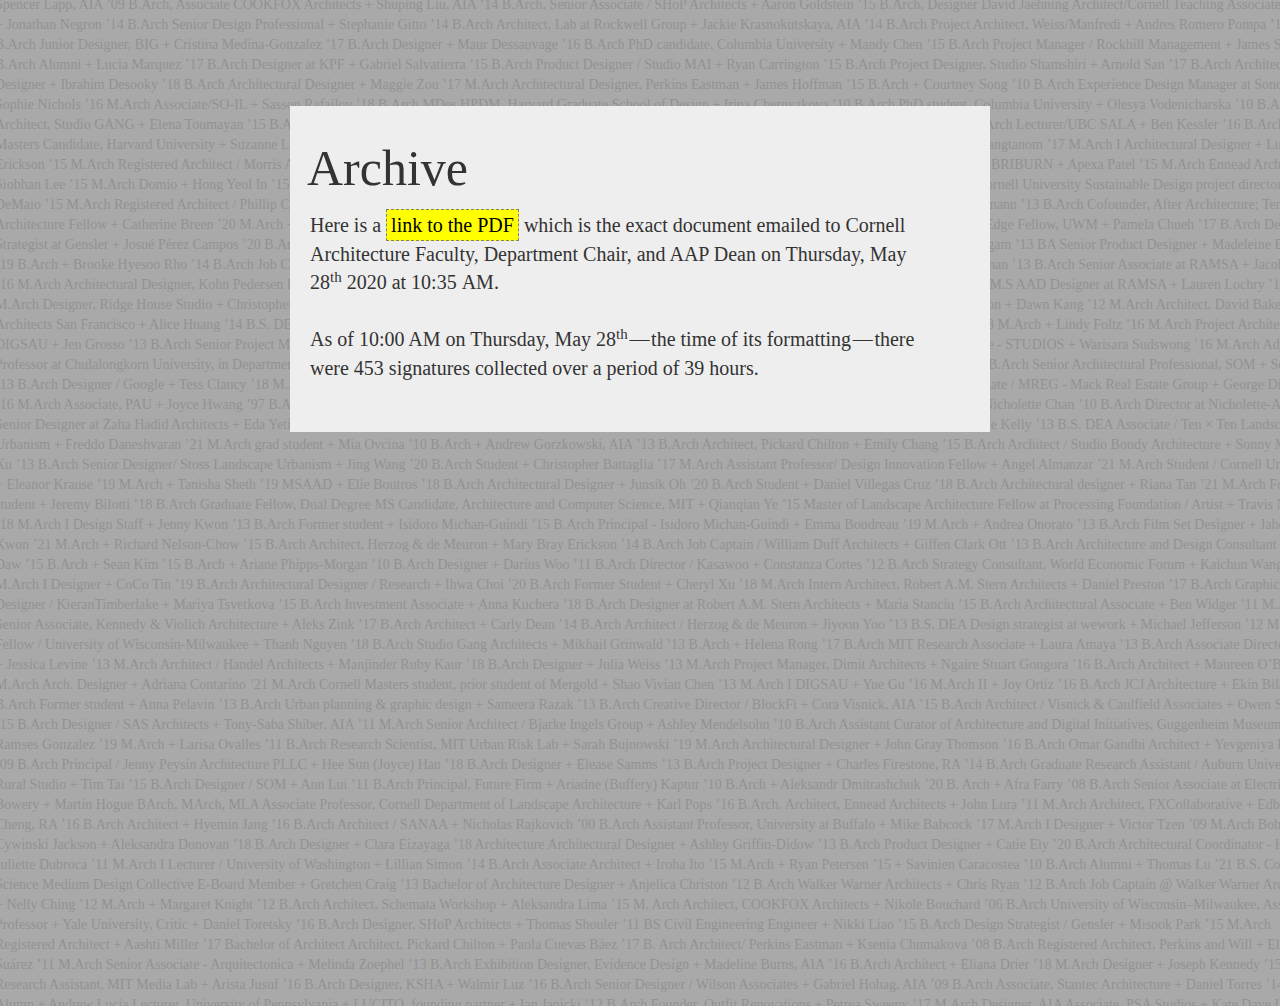
<file: archive2.html>
<!DOCTYPE html>
<html lang="en">

<head>

	<!-- Primary Meta Tags -->
	<meta charset="utf-8" />
	<title>(WIP) AM: Archive</title>
	<meta name="title" content="Aleksandr Mergold">
	<meta name="description" content="In Response to the Recent Decision to Deny Assistant Professor Aleksandr Mergold Tenure at Cornell University">

	<!-- Open Graph / Facebook -->
	<meta property="og:type" content="website">
	<meta property="og:url" content="https://www.aleksandrmergold.org">
	<meta property="og:title" content="Aleksandr Mergold Dot Org">
	<meta property="og:description" content="In Response to the Recent Decision to Deny Assistant Professor Aleksandr Mergold Tenure at Cornell University">
	<meta property="og:image" content="https://mmiilloo.github.io/aleksandrmergold/assets/thumbnail.png">

	<!-- Twitter -->
	<meta property="twitter:card" content="summary_large_image">
	<meta property="twitter:url" content="https://www.aleksandrmergold.org">
	<meta property="twitter:title" content="Aleksandr Mergold Dot Org">
	<meta property="twitter:description" content="In Response to the Recent Decision to Deny Assistant Professor Aleksandr Mergold Tenure at Cornell University">
	<meta property="twitter:image" content="https://mmiilloo.github.io/aleksandrmergold/assets/thumbnail.png">

	<!-- <meta property="fb:app_id" content="your_app_id" />
	<meta name="twitter:site" content="@website-username"> -->

	<link rel="stylesheet" href="https://maxcdn.bootstrapcdn.com/bootstrap/3.4.1/css/bootstrap.min.css">
	<link rel="stylesheet" href="assets/archive.css" type="text/css" />

	<script src="https://ajax.googleapis.com/ajax/libs/jquery/3.4.1/jquery.min.js"></script>
	<script src="https://maxcdn.bootstrapcdn.com/bootstrap/3.4.1/js/bootstrap.min.js"></script>
	<style>
	@import url('https://fonts.googleapis.com/css2?family=DM+Mono:wght@300;400&family=Roboto&display=swap');
	</style>
	<!-- <link rel="icon" type="image/png" href="assets/favicon-16.png" sizes="16x16"> -->
  <link rel="icon" type="image/png" href="assets/favicon-32.png" sizes="32x32">
  <link rel="icon" type="image/png" href="assets/favicon-96.png" sizes="96x96">
</head>



<body>

<div class="bg">
Spencer Lapp, AIA ’09 B.Arch, Associate COOKFOX Architects + Shuping Liu, AIA ’14 B.Arch, Senior Associate / SHoP Architects + Aaron Goldstein ’15 B.Arch, Designer David Jaehning Architect/Cornell Teaching Associate ’15-16 + Jonathan Negron ’14 B.Arch Senior Design Professional + Stephanie Gitto ’14 B.Arch Architect, Lab at Rockwell Group + Jackie Krasnokutskaya, AIA ’14 B.Arch Project Architect, Weiss/Manfredi + Andres Romero Pompa ’17 B.Arch Junior Designer, BIG + Cristina Medina-Gonzalez ’17 B.Arch Designer + Maur Dessauvage ’16 B.Arch PhD candidate, Columbia University + Mandy Chen ’15 B.Arch Project Manager / Rockhill Management + James Slade ’15 B.Arch Alumni + Lucia Marquez ’17 B.Arch Designer at KPF + Gabriel Salvatierra ’15 B.Arch Product Designer / Studio MAI + Ryan Carrington ’15 B.Arch Project Designer, Studio Shamshiri + Arnold San ’17 B.Arch Architectural Designer + Ibrahim Desooky ’18 B.Arch Architectural Designer + Maggie Zou ’17 M.Arch Architectural Designer, Perkins Eastman + James Hoffman ’15 B.Arch + Courtney Song ’10 B.Arch Experience Design Manager at Sonder + Sophie Nichols ’16 M.Arch Associate/SO-IL + Sasson Rafailov ’18 B.Arch MDes HPDM, Harvard Graduate School of Design + Irina Chernyakova ’10 B.Arch PhD student, Columbia University + Olesya Vodenicharska ’10 B.Arch Lead Architect, Studio GANG + Elena Toumayan ’15 B.Arch Senior Design Professional / SOM + Todd Drucker ’17 B.Arch Architect + Vincent Ahn ’16 B.Arch + Thena Tak ’09 B.Arch Lecturer/UBC SALA + Ben Kessler ’16 B.Arch Masters Candidate, Harvard University + Suzanne Lettieri ’12 M.Arch Assistant Professor + Daniel Marino ’12 B.Arch Design Director - LAB at Rockwell Group + Wachira Leangtanom ’17 M.Arch I Architectural Designer + Luke Erickson ’15 M.Arch Registered Architect / Morris Adjmi Architects + Joshua Carrelo-Méndez ’15 B.Arch Associate Designer + Lucas Greco ’15 M.Arch Registered Architect / BRIBURN + Apexa Patel ’15 M.Arch Ennead Architects + Siobhan Lee ’15 M.Arch Domio + Hong Yeol In ’15 M.Arch Norsman Architects + Niko Seong Hur ’15 M.Arch HGA Architects & Engineers + Joe Nelson ’14 BS Env. Eng. Cornell University Sustainable Design project director + Nick DeMaio ’15 M.Arch Registered Architect / Phillip Cerrone Architect + Katie MacDonald ’13 B.Arch Cofounder, After Architecture; Tennessee Architecture Fellow + Kyle Schumann ’13 B.Arch Cofounder, After Architecture; Tennessee Architecture Fellow + Catherine Breen ’20 M.Arch + Renee Rust ’17 B.Arch Architectural designer + Josué Pérez Campos ’20 B.Arch + José Ibarra ’16 B.Arch ’19–’20 Urban Edge Fellow, UWM + Pamela Chueh ’17 B.Arch Design Strategist at Gensler + Josué Pérez Campos ’20 B.Arch + Kristina Alford ’13 B.Arch Digital Design Lead at Zendesk + Brandon Choy ’19 B.Arch Former Student + Adrianne Ngam ’13 BA Senior Product Designer + Madeleine Eggers ’19 B.Arch + Brooke Hyesoo Rho ’14 B.Arch Job Captain / Gensler + Ethan Davis ’17 M.Arch Associate – Mithun + Andrew Fu ’15 B.Arch Associate / SO-IL + Donald Silberman ’13 B.Arch Senior Associate at RAMSA + Jacob Cohen ’16 M.Arch Architectural Designer, Kohn Pedersen Fox + Jose Tijerina ’13 B.Arch Architect / Rockwell Group + Brian J. Hong ’19 M.Arch Cornell + Mohammed Mansoor ’19 M.S AAD Designer at RAMSA + Lauren Lochry ’16 M.Arch Designer, Ridge House Studio + Christopher Morse ’16 M.Arch Cornell + Natalie Kwee ’13 B.Arch + Leroy Patterson ’16 M.Arch Junior Designer, Herzog & De Meuron + Dawn Kang ’12 M.Arch Architect, David Baker Architects San Francisco + Alice Huang ’14 B.S. DEA Management Analyst + Daniel Correa ’19 B.S. DEA Graduate + Erin Soygenis ’17 B.Arch Designer + Deborah Chang ’13 M.Arch + Lindy Foltz ’16 M.Arch Project Architect / DIGSAU + Jen Grosso ’13 B.Arch Senior Project Manager / Alloy + BaDa Choi ’17 M.Arch Architectural Designer/Mitchell Giurgola Architects + Bei Xu ’16 M.Arch Associate - STUDIOS + Warisara Sudswong ’16 M.Arch Adjunct Professor at Chulalongkorn University, in Department of Architecture + Jully Chen ’21 M.Arch + Erin Yook ’17 B.Arch Innovation Consultant, Lippincott + Mauricio Vieto ’13 B.Arch Senior Architectural Professional, SOM + Sophie Su ’13 B.Arch Designer / Google + Tess Clancy ’18 M.Arch Visiting Critic, Cornell in Rome + Allexxus Farley-Thomas ’21 M.Arch Grad Student + Chi-Chi Lin ’13 B.Arch Associate / MREG - Mack Real Estate Group + George Distefano ’16 M.Arch Associate, PAU + Joyce Hwang ’97 B.Arch Associate Professor and Associate Chair of Architecture / University at Buffalo SUNY + AJ DiValerio III ’12 B.Arch + Nicholette Chan ’10 B.Arch Director at Nicholette-A, Former Senior Designer at Zaha Hadid Architects + Eda Yetim ’15 B.Arch Architectural Designer - BAM Creative + Alvaro Alvarez ’15 B.Arch Vice President, Executive Offices + Katie Kelly ’13 B.S. DEA Associate / Ten × Ten Landscape & Urbanism + Freddo Daneshvaran ’21 M.Arch grad student + Mia Ovcina ’10 B.Arch + Andrew Gorzkowski, AIA ’13 B.Arch Architect, Pickard Chilton + Emily Chang ’15 B.Arch Architect / Studio Bondy Architecture + Sonny Meng Qi Xu ’13 B.Arch Senior Designer/ Stoss Landscape Urbanism + Jing Wang ’20 B.Arch Student + Christopher Battaglia ’17 M.Arch Assistant Professor/ Design Innovation Fellow + Angel Almanzar ’21 M.Arch Student / Cornell University + Eleanor Krause ’19 M.Arch + Tanisha Sheth ’19 MSAAD + Elie Boutros ’18 B.Arch Architectural Designer + Junsik Oh ’20 B.Arch Student + Daniel Villegas Cruz ’18 B.Arch Architectural designer + Riana Tan ’21 M.Arch Former student + Jeremy Bilotti ’18 B.Arch Graduate Fellow, Dual Degree MS Candidate, Architecture and Computer Science, MIT + Qianqian Ye ’15 Master of Landscape Architecture Fellow at Processing Foundation / Artist + Travis Nissen ’18 M.Arch I Design Staff + Jenny Kwon ’13 B.Arch Former student + Isidoro Michan-Guindi ’15 B.Arch Principal - Isidoro Michan-Guindi + Emma Boudreau ’19 M.Arch + Andrea Onorato ’13 B.Arch Film Set Designer + Jahoon Kwon ’21 M.Arch + Richard Nelson-Chow ’15 B.Arch Architect, Herzog & de Meuron + Mary Bray Erickson ’14 B.Arch Job Captain / William Duff Architects + Giffen Clark Ott ’13 B.Arch Architecture and Design Consultant + Karim Daw ’15 B.Arch + Sean Kim ’15 B.Arch + Ariane Phipps-Morgan ’10 B.Arch Designer + Darius Woo ’11 B.Arch Director / Kasawoo + Constanza Cortes ’12 B.Arch Strategy Consultant, World Economic Forum + Kaichun Wang ’17 M.Arch I Designer + CoCo Tin ’19 B.Arch Architectural Designer / Research + Ihwa Choi ’20 B.Arch Former Student + Cheryl Xu ’18 M.Arch Intern Architect, Robert A.M. Stern Architects + Daniel Preston ’17 B.Arch Graphic Designer / KieranTimberlake + Mariya Tsvetkova ’15 B.Arch Investment Associate + Anna Kuchera ’18 B.Arch Designer at Robert A.M. Stern Architects + Maria Stanciu ’15 B.Arch Architectural Associate + Ben Widger ’11 M.Arch Senior Associate, Kennedy & Violich Architecture + Aleks Zink ’17 B.Arch Architect + Carly Dean ’14 B.Arch Architect / Herzog & de Meuron + Jiyoon Yoo ’13 B.S. DEA Design strategist at wework + Michael Jefferson ’12 M.Arch Fellow / University of Wisconsin-Milwaukee + Thanh Nguyen ’18 B.Arch Studio Gang Architects + Mikhail Grinwald ’13 B.Arch + Helena Rong ’17 B.Arch MIT Research Associate + Laura Amaya ’13 B.Arch Associate Director, FSG + Jessica Levine ’13 M.Arch Architect / Handel Architects + Manjinder Ruby Kaur ’18 B.Arch Designer + Julia Weiss ’13 M.Arch Project Manager, Dimit Architects + Ngaire Stuart Gongora ’16 B.Arch Architect + Maureen O’Brien ’20 M.Arch Arch. Designer + Adriana Contarino ’21 M.Arch Cornell Masters student, prior student of Mergold + Shao Vivian Chen ’13 M.Arch I DIGSAU + Yue Gu ’16 M.Arch II + Joy Ortiz ’16 B.Arch JCJ Architecture + Ekin Bilal ’20 B.Arch Former student + Anna Pelavin ’13 B.Arch Urban planning & graphic design + Sameera Razak ’13 B.Arch Creative Director / BlockFi + Cora Visnick, AIA ’15 B.Arch Architect / Visnick & Caulfield Associates + Owen Smith ’15 B.Arch Designer / SAS Architects + Tony-Saba Shiber, AIA ’11 M.Arch Senior Architect / Bjarke Ingels Group + Ashley Mendelsohn ’10 B.Arch Assistant Curator of Architecture and Digital Initiatives, Guggenheim Museum + Ramses Gonzalez ’19 M.Arch + Larisa Ovalles ’11 B.Arch Research Scientist, MIT Urban Risk Lab + Sarah Bujnowski ’19 M.Arch Architectural Designer + John Gray Thomson ’16 B.Arch Omar Gandhi Architect + Yevgeniya Peysin ’09 B.Arch Principal / Jenny Peysin Architecture PLLC + Hee Sun (Joyce) Han ’18 B.Arch Designer + Elease Samms ’13 B.Arch Project Designer + Charles Firestone, RA ’14 B.Arch Graduate Research Assistant / Auburn University Rural Studio + Tim Tai ’15 B.Arch Designer / SOM + Ann Lui ’11 B.Arch Principal, Future Firm + Ariadne (Buffery) Kaptur ’10 B.Arch + Aleksandr Dmitrashchuk ’20 B. Arch + Afra Farry ’08 B.Arch Senior Associate at Electric Bowery + Martin Hogue BArch, MArch, MLA Associate Professor, Cornell Department of Landscape Architecture + Karl Pops ’16 B.Arch. Architect, Ennead Architects + John Lura ’11 M.Arch Architect, FXCollaborative + Edbert Cheng, RA ’16 B.Arch Architect + Hyemin Jang ’16 B.Arch Architect / SANAA + Nicholas Rajkovich ’00 B.Arch Assistant Professor, University at Buffalo + Mike Babcock ’17 M.Arch I Designer + Victor Tzen ’09 M.Arch Bohlin Cywinski Jackson + Aleksandra Donovan ’18 B.Arch Designer + Clara Eizayaga ’18 Architecture Architectural Designer + Ashley Griffin-Didow ’13 B.Arch Product Designer + Catie Ely ’20 B.Arch Architectural Coordinator - HDR + Juliette Dubroca ’11 M.Arch I Lecturer / University of Washington + Lillian Simon ’14 B.Arch Associate Architect + Iroha Ito ’15 M.Arch + Ryan Petersen ’15 + Savinien Caracostea ’10 B.Arch Alumni + Thomas Lu ’21 B.S. Computer Science Medium Design Collective E-Board Member + Gretchen Craig ’13 Bachelor of Architecture Designer + Anjelica Christon ’12 B.Arch Walker Warner Architects + Chris Ryan ’12 B.Arch Job Captain @ Walker Warner Architects + Nelly Ching ’12 M.Arch + Margaret Knight ’12 B.Arch Architect, Schemata Workshop + Aleksandra Lima ’15 M. Arch Architect, COOKFOX Architects + Nikole Bouchard ’06 B.Arch University of Wisconsin–Milwaukee, Assistant Professor + Yale University, Critic + Daniel Toretsky ’16 B.Arch Designer, SHoP Architects + Thomas Shouler ’11 BS Civil Engineering Engineer + Nikki Liao ’15 B.Arch Design Strategist / Gensler + Misook Park ’15 M.Arch Registered Architect + Aashti Miller ’17 Bachelor of Architect Architect, Pickard Chilton + Paola Cuevas Báez ’17 B. Arch Architect/ Perkins Eastman + Ksenia Chumakova ’08 B.Arch Registered Architect, Perkins and Will + Elizabeth Suárez ’11 M.Arch Senior Associate - Arquitectonica + Melinda Zoephel ’13 B.Arch Exhibition Designer, Evidence Design + Madeline Burns, AIA ’16 B.Arch Architect + Eliana Drier ’18 M.Arch Designer + Joseph Kennedy ’15 B.Arch Research Assistant, MIT Media Lab + Arista Jusuf ’16 B.Arch Designer, KSHA + Walmir Luz ’16 B.Arch Senior Designer / Wilson Associates + Gabriel Hohag, AIA ’09 B.Arch Associate, Stantec Architecture + Daniel Torres ’14 B.Arch Alumn + Andrew Lucia Lecturer, University of Pennsylvania + LUCITO, founding partner + Ian Janicki ’12 B.Arch Founder, Outfit Renovations + Petrea Sweeny ’17 M.Arch Designer, AIA Associate, PSA Studios + Kate Daye Lee ’17 B.Arch Designer + Jeisson Apolo Armas ’16 Architecture and urban planning Architectural associate + Tamara Jamil ’16 B.Arch Master’s in Forensic Architecture Candidate + Rafael Martinez ’16 B.Arch Project Manager – AECOM Hunt + Aya Mears ’18 B.Arch Architectural Designer/ Former Teaching Associate ’18-’19 + Allison Wills ’16 B.Arch Project Designer / James Carpenter Design Associated + Nadya Mikhaylovskaya ’21 B.Arch Student + Leroy Patterson ’16 M.Arch Junior Architect + Steven Max Silverstein ’16 B.Arch Architect + Morgan Judge-Tyson ’20 B.Arch Student + Steven Smolyn ’16 B.Arch Architect, Kohn Pedersen Fox Associates + Jane Jacson ’21 B.Arch Student + Kevin Jin He ’16 B.Arch + Auri Ford ’21 B.Arch past student + Jason Lin ’21 M.Arch Graduate Student + Hyun-Ji Yang ’21 M.Arch Student + Vrinda Jagota ’15 English + Banu Gaffari ’22 B.Arch transferred + Aishwarya Sreenivas ’21 B.Arch + Reuben Posada ’21 M.Arch + Jordan Young ’20 M.Arch Student + Ami Mehta ’21 B.Arch + Aleksander Wolkow ’20 M.Arch student + Veronika Varga ’21 B.Arch Student + Isabel Branas ’20 Architecture + Silvia Galdamez ’20 B.Arch Student + Ann Michel ’82 BA. Mathematics Filmmaker, Cornell alum + Kashyap Valiveti ’20 M.Arch I Student + Olivia Gee ’22 BA in Government + Kunhee (Blair) Chang ’16 B.Arch + Hahnbee Lee ’22 Information Science Undergraduate student + Anbar Oreizi-Esfahani ’20 M.Arch Student + Annie Raccuglia ’16 MFA, visual art Head of Research and Projects, Studio of Michael Rakowitz + Cait McCarthy ’20 M.Arch Student + Fiona Rath ’22 Hotel Member of Medium Design Collective + Alana Rudolph ’16 B.Arch Designer + Jason Austin ’00 B.Arch Principal, Austin+Mergold / Teaching Faculty, Academy of Art University, San Francisco + Maya Kamaeva ’21 B.Arch Student + Zachary Calbo-Jackson ’19 B.Arch Designer / NOMA + Helen Li ’22 B.A. Student in Cornell Arts & Sciences + Ryan Glick ’13 M.Arch Project Architect + Veronica Guzman ’16 B.Arch Designer + Vladimir Pajkic ’00 B.Arch Partner at ZGF Architects + Jonathan Leape ’11 BS in Engineering Master’s Candidate at M.I.T. + Aleks Maymind, Lecturer, University of Southern California School of Architecture + Robert Brooks ’23 B.A. Treasurer of Medium Design Collective + Ankur Shah ’99 B.Arch X CFO, Careem Networks + Cindy Huang ’22 BS Computer Science + Ashley Reed ’11 M.Arch I Director of Facades – Southeast Region / AIA, CPHC + Meng Ma ’21 M.Arch Student + Yanni Loukissas ’99 BArch Associate Professor of Digital Media, Georgia Tech + Nicole Rubin ’19 B.Arch Architectural Designer/ Former Student + Natalie Hemlick ’17 B Arch Designer / Stantec + David Ost, Ph.D. Professor (at Hobart & William Smith Colleges) + Angel Langumas ’23 B.Arch Student + Davide Marchetti, M.Arch Architetto + Beth Tesfaye ’18 B.Arch Architectural Designer, FXCollaborative + Laura Davidson ’16 B.Arch Architect, CPHC + Takuma Johnson ’17 B.Arch Architectural Designer / SOM + Taleen Josefsson ’13 B.Arch Architect + Jialin Ke ’20 Design & Env. Analysis Student + Frankie Reed ’24 B.Arch Student + Sneha Patel ’00 B.Arch Creative Director of Communications / UVA School of Architecture + Isabel Oyuela-Bonzani ’16 Architecture Harvard GSD Masters Student + Achilleas Souras ’23 Architecture Student + Lauren Park ’20 BFA Student + Muskaan Chugh ’24 B.Arch Student + Aslihan Gunhan ’22 PhD HAUD student + Basak Akman ’19 Architecture Junior Architect + Evelyn F ’14 + Roberto Villasante ’20 B.Arch + Claire Guffey ’20 B.Arch Recent Grad + Sarah Tien ’22 B.Arch + Naomi Frangos Visiting Associate Professor + Kao Onishi ’14 B.Arch Designer / Heatherwick Studio + Brennen Stenke ’20 M.Arch + Brian Havener ’18 M.Arch Architectural Staff / Olson Kundig + Varvara Larionova ’12 B.Arch + Sergio Lopez-Pineiro Lecturer, Harvard Graduate School of Design + Jael Goldfine ’17 B.S. Feminist, Gender and Sexuality Studies and American Studies Journalist/ Paper Magazine + Gosia Pawlowska ’16 B.Arch Designer/ Ian Ritchie Architects + Emily Ruegger ’14 B.Arch Architect, Joint Base Myer Henderson Hall + Charles Williams ’13 B.Arch Marketing (Digital Media & Design), IA Interior Architects + Praveen Menon ’22 M.Arch Student + Jeniffer Carmona ’21 M.arch student + Judy Huang ’22 BS Computer Science + Janice Rim ’14 B.Arch Architect / SANAA + Yenny Hsieh ’14 B.Arch Technical Designer, 3D Design Manager / New Balance Athletics + Eastwood Liu ’23 B.Arch Student + Nicholas Cassab-Gheta ’14 B.Arch Computational Design Lead / HDR + Germain Chan ’14 B.Arch Research Associate / Technical University of Berlin + Sarosh Anklesaria ’08 M.Arch Critic in Architecture, Yale University + Loren Rapport ’14 B.Arch Designer / Safdie Architects + Kevin Park ’22 M.Arch Graduate Student + Peter Gudonis ’14 B.Arch Project Manager – Development Services / Sterling Bay + Man Su ’13 B.Arch Manager / SHVO + Abigail Jean ’14 B.Arch Designer / Elkus Manfredi Architects + Vera Khovanskaya ’13 Arts & Sciences (formerly B.Arch ’14) Graduate Research Assistant + Janaya Hart ’14 B.Arch Associate Architect / Elkus Manfredi Architects + Yoana Taseva ’14 B.Arch Resident Researcher / Autodesk Technology Center, Boston + Camille Velez ’14 B.Arch Associate / Gensler + David Rosenwasser ’18 B.Arch M.Des Tech Candidate, Harvard Graduate School of Design + Tyler Barker ’14 B.Arch Associate, Volley Studio + Erin Pellegrino ’14 B.Arch Visiting Lecturer / Cornell University, Principal / Make Think Design + Miriam Gitelman ’24 B.Arch Student + James Wines, President of SITE NY + Kevin Aleksander ’14 B.Arch Project Designer / Bergen Street Studio + Cedric Lalanne ’22 M.Arch Student + Heidi Schmitt ’14 B.Arch Architect / S9 Architecture + Justin Wadge ’15 B.Arch Architectural Designer / RPBW + Cathy Won ’14 B.Arch Associate / HEDK Architects + James Nguyen ’14 B.Arch Designer / BlueVine + Jake Rudin ’14 B.Arch Director Digital Technologies / Adidas + Rachel Bacus ’15 B.Arch Architect III / ZGF Architects + Alice Wang ’15 B.S. DEA User Researcher + Jessica Gardenhire ’14 B.Arch Designer Technical III / Solomon, Cordwell & Buenz (SCB) Architects + Kai Fukunaga ’14 SHA (formerly B.Arch ’14) Project Manager / Jacobs Doland Beer + Alejandro Finol ’19 Bachelor of Architecture Alumni + Brandon Taylor ’13 URS (formerly B.Arch ’14) Assistant Program Officer / Local Initiatives Support Corporation + Andrew Herington ’14 B.Arch Project Manager / Matiz Architecture & Design + David Huang ’00 B. Arch Designer, Apple Inc + Freddo Daneshvaran ’21 M.arch grad student + Sean Wen ’14 B.Arch Architect / Parsons Corporation + Austin Couch ’24 B.Arch Student + Sean Steed ’20 B.Arch Graduate student at the Royal College of Art + Sarah Schwartz ’14 B.Arch Lead Product Designer / Stash + Felema Yemaneberhan ’14 B.Arch Design Professional / HOK + Ariel Seltzer ’14 B.Arch + Alberto de Salvatierra ’14 B.Arch Assistant Professor and Global Studios Program Coordinator / UNLV School of Architecture + Nicolas Savvides ’14 B.Arch Assistant Project Architect, Construction Project Manager / NTA & Associates + Helen Tian Formerly B.Arch ’14 + Son Dang ’11 M.Arch 1 Director / Sproject + Mary Fessenden Director, Cornell Cinema + Christina Zau ’19 B.Arch + Lusine Sahakyan ’19 + Won Ryu ’17 B.Arch Junior designer + Ian Erickson Junior Designer David Jaehning Architect / Incoming MArch I Harvard GSD + Genevieve Gary ’22 M.Arch Student + San Yoon ’22 M.Arch Cornell AAP + Karolina Piorko ’21 Architecture + Cameron Neuhoff ’16 B.Arch Designer/Carpenter - Studio Ferrari Architecture + Michael Raspuzzi ’16 B.Arch Director / The Knowledge Society + Maiko Sein ’23 B.Arch Student + Olivia Haynie ’20 B.Arch + Dana Sobhy ’23 B.Arch Student + Carolina Parekh ’23 B.Arch Student + Daniel Halstead ’23 B.Arch + Aileene Han ’20 B.Arch Student + Johann Schweig ’11 B.Arch Architect + Nadiya Farrington ’23 B.Arch + Efrain Perez ’99 B.Arch + Mariana Bittencourt ’23 B.Arch + Max Vanatta ’16 B.Arch Design Education Fellow + Andrew Boghossian ’23 B.Arch Student + Megan Chang ’22 + Lucy Yu ’19 B.Arch Design Strategist Gensler + Dr. Elissa Sampson Urban Geographer Lecturer, Jewish Studies, Cornell University, College of Arts & Sciences + Leah Cohen ’23 B.Arch student + Jessica Lee ’22 M.Arch Student + Aishah Alhady ’23 B.Arch Student + Lori Khatchadourian PhD Associate Professor, Cornell University + Valeri (Patti) Limansubroto ’16 B.Arch Development Associate / Two Trees Management + Juliana Zalzman ’23 B.Arch + Savannah Chasing Hawk ’17 B.Arch + Melanie Turner ’00 B.Arch Director of Residential Design, Pfau Long Architecture / Perkins and Will (SF) + Chloe Tsui ’22 B.Arch Student + Remy Mermelstein ’22 B.Arch Student/ESL Researcher + Nils Axen ’16 B.Arch OMA Hong Kong + Mikki Heckman ’18 B.Arch Architectural Designer, PGAL + Tiantian Wei ’14 B.Arch Shui On Land Senior Business Strategy Manager + Allan Mezhibovsky ’22 B.Arch + Andrew Sullivan ’15 M.Arch Design Technology Manager + Youngjin Yi ’13 M.Arch I Assistant Vice President, Design & Construction / GID Development Group + Elizabeth Saleh ’14 M.Arch Architectural Associate, EH Architectur & Design + James Biber ’76 B.Arch Founding Principal, Biber Architects + Turner Andrasz ’23 B.Arch Student + Eunice Lee ’23 B.Arch Student + David Allin ’00 B.Arch Associate Principal / Diller Scofidio + Renfro + Mark Leskovec ’16 M.Arch Architectural Designer, Weiss Manfredi + Philip Wilde ’73 BS Biology Film Maker/Alumnus + Aleks Stojković ’16 B.Arch Lothrop Associates LLP Architects + Magdalena Zink ’19 B.Arch + Adriana R. Pliego, AIA ’08 B.Arch + Karen Shibuya ’16 + Wendolin Gonzalez ’21 B.Arch Cornell + Isabella Hübsch ’19 B.Arch Designer / Henning Larsen + Alejandra Martinez ’16 BFA in Arch + Leslie Mignin (now Mather) ’11 M.Arch I Partner/Founder of Bristow Mather and Senior Designer/architect at Walgreens + Eric Schuldenfrei ’99 B.Arch Head of the Department of Architecture at HKU + Walter Collins ’23 B.Arch + Jimenez Lai + Alireza Shojakhani ’19 M.Arch I OMA New York + Alison Nash, AIA LEED AP WELL AP CPHC ’13 MArch. BFA, BA (1998). Associate, Sustainability Director / DiMella Shaffer + Javier Arbona ’99 B.Arch Assistant Professor, American Studies / Design, University of California – Davis + Emony Robertson ’17 Bachelor of Science Law School Student + Zachary Tyler Newton ’11 M.Arch I Founder / Zachary Tyler Newton Photograph + Chrissy Fazio, AIA ’11 M.Arch I Senior Architect / Ennead Architects + Adam Murfield ’11 M.Arch I Lecturer / Northeastern University + Anton Dekom, AIA ’11 B.Arch Architect / Neiman Taber Architects + Cristina Johnson (Marais) ’12 M.Arch I Registered Architect at TMS Architects + Meri Pepanyan ’19 Bachelor + Rebeca Balbin ’20 B.Arch + Yilin Zhang ’19 M.Arch Architectural designer + Erica Alonzo ’16 B.Arch + Yimika Osunsanya ’19 B.Arch Designer, Ennead Architects + Carlos Blanco ’22 M.Arch I Grad Student + Seo Yun Bang ’20 B.Arch + Ottavia Boletto ’20 B.Arch + Meghan Mahoney ’20 B.Arch Graduate + Kayzad Shroff ’04 BArch and MArch Principal at SHROFFLEoN + Aleks Torres ’23 B.Arch + Tudor Halac ’23 Architecture B’Arch + Ryland Dandreta ’12 B.Arch Associate / Goldman Sachs + Alejandro Garcia ’21 B.Arch Student + Erin Huang ’22 Architecture Undergraduate student + Jacob Wong ’22 B.Arch Student + Milo Bonacci B.Arch graphic designer + Nelson Crosby ’12 B.Arch Architect + Weston Baker ’11 Barch Founder of Weston Baker Creative Group, Brand_Build and 15 Finches + Kyle Jenkins ’11 M.Arch I + Mikail Maqsood ’21 B.Arch + Frances Gregor ’23 B.Arch + JQ Yang ’23 B.Arch + jiacheng xu ’18 M.Arch II + John Tsai ’00 B.Arch + Andrea Gonzalez ’15 M.Arch + Aleksandre Mecattaf ’19 Architecture M.Arch + Nicolas Martin ’12 B.Arch Head of Retail Expansion / On Running + Austin Couch ’24 B.Arch Student + Shania Bravo ’23 Architecture Student + George Salinas ’02 B. Arch + Olalekan Jeyifous ’00 BArch Artist / Alumni + Marissa De Souter ’16 B.Arch Technical Designer + Frances Gain ’10 M Arch Associate Strategest + Hana Svatos-Raznjevic ’15 Researcher at ICD, Uni Stuttgart + John Lai ’16 B.Arch Freelancer + Aleksandra Foster ’17 B.Arch Project Designer – MTFA Architecture + Ani Ghazaryan + Samuel Castaneda ’23 B.Arch + Je Hyeon Baek ’21 B.Arch Undergrad + Sarah Schwartz ’14 B. Arch Lead Product Designer + Aura Maria Jaramillo ’13 B. Arch + Abram Collette ’22 B.Arch + Chris Chown ’17 M.Arch Architectural designer/Morris Adjmi Architects + Kyriaki Kasabalis ’10 B.Arch Director Kasawoo + Allan Wexler, artist and architect + ...
</div>

<!-- <div class="container"> -->
<div class="wrapper">
<div class="archive-container">

						<div class="archive-header">

												<h1>Archive</h1>
							<div class="archive-subheading">

								Here is a <a href="assets/AM_Letter-May_28.pdf" target="_blank">link to the PDF</a> which is the exact document emailed to Cornell Architecture Faculty, Department Chair, and AAP Dean on Thursday, May 28<sup>th</sup> 2020 at 10:35&nbsp;AM.

								<br><br>

									<div class="archive-update">
										As of 10:00 AM on Thursday, May 28<sup>th</sup>&hairsp;—&hairsp;the time of its formatting&hairsp;—&hairsp;there were 453&nbsp;signatures collected over a period of 39 hours.<br>
									</div>
									<!-- <hr> -->
									<!-- <div class="archive-button"> -->
									<!-- <input type="button" id="btnSearch" value="random" style="padding: 4px  5px; font-size: 15px; background: yellow; border: 0px solid; hover-color: yellow;" onclick="GetValue();" /> -->
									<!-- <hr> -->
									<!-- <a id="btnSearch" href="#" onclick="GetValue();">random</a> -->


<!-- <div class="wrapper"
			<div class="archive-random">
			<p class="quotes" id="message" >“&hairsp;...&hairsp;”</p>
</div> -->
			</div>
		</div>
	</div>
</div>





<!-- </div> -->

			<script>

							function GetValue()
							{
						    var myarray= new Array(
								"&ldquo;Aleks is a role model for students who graduate from Cornell. Intensely intelligent, endlessly curious, and above all&hairsp;—&hairsp;giving with his time and kindness. He was my first year professor and now a mentor and friend. I have many, many more words of support I can offer, but to make it simple&hairsp;—&hairsp;I cannot possibly imagine anyone more qualified to be a tenured professor than Aleks.&rdquo;<br><br>—Shuping Liu AIA, B.Arch &rsquo;14 / Senior Associate, SHoP architects",
								"&ldquo;I owe Aleks tremendous amount as an instructor and mentor. He fully deserves tenure and the opportunity to appeal this decision.&rdquo;<br><br>—Aaron Goldstein, B.Arch &rsquo;15 / Designer, David Jaehing Architect / Cornell Teaching Associate &rsquo;15–&rsquo;16",
								"&ldquo;I was lucky to have Aleks as my professor several times at Cornell (first year studio, second year comprehensive design, second year analysis, and summer travel studio). His focus on conceptual clarity, exploration and iteration, and presentation as extension of project are fundamental to the Cornell architecture program. His generosity with his time and attention are unmatched at AAP, and he has been an inspiration and mentor to me at every stage of my architectural career.&rdquo;<br><br>—Jackie Krasnokutskaya AIA, B.Arch &rsquo;14 / Project Architect, Weiss/Manfredi",
								"&ldquo;Mergold is an inspiring figure with a very interesting perspective. His critique always inspired.&rdquo;<br><br>—James Slade, B.Arch &rsquo;15",
								"&ldquo;A builder, a maker, and a doer. That’s the spirit he instills on others.  Tenure, he deserves.&rdquo;<br><br>—Todd Drucker, B.Arch &rsquo;17 / Architect",
								"&ldquo;Having taken part in Aleks’ <em>Spolia</em> course and worked with him as the sole faculty coordinator for Cornell’s chapter of the American Institute of Architecture Students, I can attest to Alek’s deep regard for the success of his students, both academically and professionally, and the strong benefits that he provides as a member of the faculty of the Cornell Architecture program.&rdquo;<br><br>—Ben Kessler, B.Arch &rsquo;16 / Masters candidate, Harvard University",
								"&ldquo;Aleks has been our teacher, advisor, professional mentor and friend. M and I half-joke when making major decisions but often consider out loud to one another, &lsquo;What would Aleks do?&rsquo; In this case, Aleks will do  what he does best&hairsp;—&hairsp;he will work hard and continue to be more productive and creatively free than most of us&hairsp;—&hairsp;but what will happen to Cornell Architecture? We fear this a sign that something special is vanishing. Today Cornell is a little less weird and a little more banal.&rdquo;<br><br>—Suzanne Lettieri, M.Arch &rsquo;12 / Assistant Professor",
								"&ldquo;If AAP wishes to remain at the forefront of design and architecture, I would urge them to invest and reward those faculty members, like Aleks, who have devoted years of their careers to mentor, teach, and guide AAP’s students. Aleks offers a unique perspective within the Cornell academic setting. As a graduate of Cornell, I can guarantee that my current success owes a debt of gratitude to the diverse teaching methods and varying approaches to architecture of the visiting professors. Aleks among them, these are the professors AAP needs. They are needed to provoke new ways of thinking, to inspire, and to forge the new generations of designers who won’t simply emulate the past, but lead the charge towards the future.&rdquo;<br><br>—Joshua Carrelo-Méndez, B.Arch &rsquo;15 / Associate Designer",
								"&ldquo;I worked closely with Aleks in the spring of 2014 when CUSD collaborated with the sophomore architecture studio to design for the a plot of land we were building on in Petit Goave, Haiti. He was very communicative and I remember having a lot of respect at the time for his desire to give parameters based on our project that would also help optimize the learning experience of the students (by not over constraining). The result was a project that allowed the sophomore architects to feel like they were competing on a real-world design competition, but without the constraints forcing every design to be the most practical. We ended up with very engaging designs&hairsp;—&hairsp;some which focused on practicality given the community and some that really pushed the boundaries of what we imagined. I thought that was tremendous foresight.&rdquo;<br><br>—Joe Nelson, B.S. Environmental Engineering &rsquo;14 / Cornell University Sustainable Design project director",
								"&ldquo;Aleks Mergold teaches students how to think critically, engage generously, design thoughtfully, communicate boldly, and most importantly, to enjoy doing the work. His accomplishments are enviable, his expertise undeniable, his enthusiasm contagious. His influence on both architectural discourse and so many emerging leaders across the field of architecture and beyond (this list of signatories among them) is a testament to his contribution and value to Cornell today and, I hope, for many years to come.&rdquo;<br><br>—Katie MacDonald, B.Arch &rsquo;13 / co-founder, After Architecture; Tennessee Architecture Fellow",
								"&ldquo;Aleks is one of those professors who has the ability to change your life. He helped me understand how to tell a story through design, how space can have its own agency, and most importantly, the power of interdisciplinary collaboration. He has had an incomparable role on my academic, personal, and professional development, and I cannot thank him enough. Losing Aleks is a loss, not just for Cornell Architecture, but all the design disciplines at Cornell University. My experience at Cornell would not have been the same without him, and it pains me to imagine the loss of that experience for future Cornellians due to his impending absence.&rdquo;<br><br>—Pamela Chueh, B.Arch &rsquo;17 / Design Strategist at Gensler",
								"&ldquo;As a graduate of Cornell, I owe my ability and enjoyment of design to several key instructors and mentors who have shown me a designer's capacity to effectively make change in the world rather than emulate the status quo, of whom Aleks stands out as a stellar example. Aleks is one of those once-in-a-career instructors whose genuine support, mentorship, and formidable skill really showed me what an educator could be. I remember the way he treated us like thesis students during an option studio with him, and really let us think critically through our own projects to emerge with a true sense of growth and ownership. It is to the department's advantage to recognize the value and rarity of this.&rdquo;<br><br>—Madeleine Eggers, B.Arch &rsquo;19 / Teaching Associate &rsquo;19-&rsquo;20",
								"&ldquo;Aleks’s teaching and research effortlessly bridges many disciplines,scales, and mediums, bringing together students, colleagues, and communities. In a playfully serious manner, he engages those around him in a dialogue that broadens their view of what architecture is and can be. I am deeply grateful towards him and he was the best part of my experience at Cornell. To this day, he is one of the most inspiring people I know. When one interacts with Aleks, they are reassured of the potential and agency of design. His generosity makes us optimistic too about the future. Especially now, it is critical for designers to contribute to larger society and engage in challenging conversations. Aleks teaches us this through example. His voice and presence are essential.&rdquo;<br><br>—Andrew Fu, B.Arch &rsquo;15 / Associate, SO-IL",
								"&ldquo;I remember having Aleksandr in my crits and being so impressed by his thoughtful feedback that I’d wanted to put his name down as a possible thesis advisor. However at the time he did not have a contact for the next term. While I did not have him as an instructor, it seems like his teaching really resonates with students, which is equally as important than other accolades.&rdquo;<br><br>—Dawn Kang, M.Arch &rsquo;12 / Architect, David Baker Architects San Francisco",
								"&ldquo;Aleks was an integral part of my education&hairsp;—&hairsp;he is a role model as a practitioner, educator, and thinker. His unique perspective is essential to both the success and spirit of AAP.&rdquo;<br><br>—Lindy Foltz, B.Arch &rsquo;16 / Project Architect, DIGSAU",
								"&ldquo;As a student in several of his core studios and seminars, I can say that Prof. Mergold not only stood out to me as an incredibly talented architect, but also an incredible human being. His pedagogical approach is not only sound and rigorous, but also deeply empathetic&hairsp;—&hairsp;a quality that is clearly visible in his personal work and in his students' projects. We as architects have a moral and ethical responsibility with society, and Prof. Mergold's pedagogical approach was always deeply emphatic of this aspect. Looking in hindsight now that I'm a registered practitioner in the field, I always found that Cornell's approach was often too prescriptive. Whilst most faculty encouraged the kind of rigorous analogue approach developed at the height of modernism, the truth is that this approach is completely out of touch with the realities of the profession in the twenty-first century. The practice has evolved, and Prof. Mergold's approach was reflective of this undeniable truth. As a student, I always found that the divide between academia and practice at Cornell was particularly profound, as many faculty had never actually built a building. In this sense, I found that Prof. Mergold was unique among Cornell faculty. Not only does he have a robust portfolio of built work, but he is actively creating opportunities within the programme to bridge the gap between academia and practice. His approach strikes careful balance between rigour, boldness, and innovation&hairsp;—&hairsp;qualities we desperately need in the industry now more than ever. I'm genuinely shocked to hear he was not granted tenure, and even more shocked to hear he was not granted a right of appeal. Prof. Mergold is not only an outstanding thinker, a dedicated instructor, and a prolific practitioner, but he is also a long-standing member of the AAP community. He is a Cornellian and Ithacan at heart (something very few architecture faculty today can actually say), and his integrity as a practitioner, an educator, and as a human being are truly admirable. I believe the opaqueness in this process is detrimental Cornell's image, as it seriously undermines the trust we put in the University. I would like to urge the office of the Provost to reconsider their decision and grant a right of appeal. I believe this is well deserved as a matter of respect&hairsp;—&hairsp;not only to Prof. Mergold, but also to his countless students, most of whom are now successful alumni around the world and owe their success in no small measure to Prof. Mergold's inspiring work.&rdquo;<br><br>—Mauricio Vieto, B.Arch &rsquo;13 / Senior Architectural Professional, SOM",
								"&ldquo;10+ years ago, a most memorable studio with Prof. Mergold for our brief “Zooscraper”. He encouraged teamwork and conceptual exploration that was still grounded in real practice. I greatly appreciated his ability to communicate with us in a way that was direct and relatable without the need for vague terms. I believe Aleks Mergold provides an important grounded touchstone for many students.&rdquo;<br><br>—Nicholette Chan, B.Arch &rsquo;10 / Director at Nicholette-A, Former Senior Designer at Zaha Hadid Architects",
								"&ldquo;I had the great fortune of having Aleks as a professor for the year he taught interior design studios in Human Ecology. The rigor, enthusiasm, and intellectual curiosity he brought to his courses is something I appreciate to this day, and he remains by far one of my favorite educators.&rdquo;<br><br>—Katie Kelly, B.S. DEA &rsquo;13 / Associate, Ten &#215; Ten Landscape + Urbanism",
								"&ldquo;Professor Mergold is an educator with a creative mind, tireless work ethic, and thoughtful teaching techniques. His students' thesis research projects push boundaries in imaginative critical ways examining both the human condition, history, place, and material exploration. The work done with various design build projects required immense rigor and the students involved acquired design and construction skills unparalleled in the classroom. Cornell AAP has a long history and lineage of design thinking through making, which embodies the courses Professor Mergold crafts and teaches. The most important thing I have learned from Aleks has been embracing the perfection in the imperfection, through a particular critical lens. His ideas, teaching, and scholarship embody an educator devoted to both Students and the University.&rdquo;<br><br>—Christopher Battaglia, M.Arch &rsquo;17 / Assistant Professor, Design Innovation Fellow",
								"&ldquo;Aleks’s eminent talent as a professor and architect played a crucial part in the development of my thinking and attitude towards architecture. In speaking with my colleagues and professors who have come to know Aleks, we share great admiration for his work and commitment. I’m deeply grateful for his teachings.&rdquo;<br><br>—Isidoro Michan-Guindi, B.Arch &rsquo;15 / Principal, Isidoro Michan-Guindi",
								"&ldquo;Aleks is one of the most dedicated, approachable, and genuine professors I have had the privilege to work with at Cornell. He is a generous teacher, an insightful critic, and a trusted mentor. His boundless imagination for what architecture and design might be capable of is irreplaceable.&rdquo;<br><br>—Emma Boudreau, M.Arch &rsquo;19",
								"&ldquo;Aleks not only book-ended my Cornell experience, serving as my first-year professor and my Thesis Advisor, but he also had a huge impact on the rest of my Cornell years as well. His versatility, earnestness, understanding, and unique perspectives continually inspired and challenged me to be a better architect. It is rare to find a professor that has such a positive impact on such a large quantity of students and faculty, and I think that should be an obvious reflection of his high standards of excellence. Without a doubt, Aleks was my most impactful professor at Cornell and should 100% be granted tenure, but at the very least, be given the ability to appeal this decision.&rdquo;<br><br>—Mary Bray Erickson, B.Arch &rsquo;14 / Job Captain / William Duff Architects",
								"&ldquo;Some of my favorite and most constructive conversations I had while in school were those I had with Aleks sitting on the benches in front of Sibley.<br><br>In the entirety of my time in AAP I believe that Aleks was the only professor who, when asked a question&hairsp;—&hairsp;rather than reply with some practiced witty musing or trying anecdote&hairsp;—&hairsp;would simply shrug and acknowledge that he didn’t know. Aleks’ criticism was sincere, his lessons fun, and his content illuminative and unique. From him, I learned not to worship some old theorist, but rather my own subjective taste and experience. I was encouraged by Aleks to expand my experiences far beyond the school of architecture/Cornell, and to work with my quirks and biases rather than against them. Aleks made it clear that as designers, we should be full of a healthy mix of ideas, opinions (be they conflicting or not), and a willingness and excitement to fail, rather than simply romantic pedagogical bullshit and lofty tautologies. Aleks’ opinion wasn’t gospel&hairsp;—&hairsp;nobody’s is&hairsp;—&hairsp;and that was the greatest lesson he could of ever taught us, and it’s easily the most widely applicable and valuable thing I learned while at Cornell.<br><br>Not offering Aleks a position amongst the faculty does a disservice to the school, and its students. Further, such a decision makes me question the direction of the discipline, and this school as a guiding force.&rdquo;<br><br>—Giffen Clark Ott, B.Arch &rsquo;13 / Architecture and Design Consultant",
								"&ldquo;As my thesis advisor, Aleks made me think architecture was fun again, and he believed in me&hairsp;—&hairsp;both of which carry more weight than I could ever express. If anyone deserves tenure, it's him.&rdquo;<br><br>—Ariane Phipps-Morgan, B.Arch &rsquo;10 / Designer",
								"&ldquo;I haven't had the pleasure of being officially taught by Mergold in an elective or studio setting, but I have interacted with him on reviews, meetings, day to day settings. He has never turned down a plea for help, and has always generously made him self available, often going above and beyond. His spirit, energy, rigor, and commitment to a radically interdisciplinary architecture is evident in his body of diverse work; which also shines through in the work of students who have been lucky enough to have him. It would be a great loss to not only the Architecture Department, but the Cornell community at large to loose him.&rdquo;<br><br>—CoCo Tin, B.Arch &rsquo;19 / Architectural Designer & Research",
								"&ldquo;Aleks Mergold was a favorite professor of mine while at Cornell. He helped inform me during summer college when I was in high school. He was also my thesis advisor and pushed my to think hard and differently about what my thesis was trying to do and kept me on track. I also spent a summer working closely with him to lay out a book of students work. He is the professor I connected with most during my time at Cornell.&rdquo;<br><br>—Alex Zink, B.Arch &rsquo;17 / Architect",
								"&ldquo;For a recent generation of alumni and current students, Aleks is synonymous with Cornell Architecture. To imagine the school without him as a voice and mentor is simply impossible. There is no comparison to Aleks in the discipline, and the proof is in the culture that he has had a large hand in fostering: students willing to take risks, to think boldly and critically, and to challenge expectations with abundant flair. He is a champion of his students, a beloved colleague with boundless support, and an irreplaceable member of the Cornell community.&rdquo;<br><br>—Michael Jefferson, M.Arch &rsquo;12 / Fellow at the University of Wisconsin-Milwaukee",
								"&ldquo;Completely flabbergasted by this decision. Prof Mergold was one of the greatest inspirations during my time at Cornell.&rdquo;<br><br>—Laura Amaya, B.Arch &rsquo;13 / Associate Director, FSG",
								"&ldquo;Institutional politics shouldn’t get in the way of a great teacher, especially one that clearly has a genuine and unique skill set and care for learning, students, and furthering the field.&rdquo;<br><br>—Adriana Contarino, M.Arch &rsquo;21",
								"&ldquo;Professor Mergold was among my many professors during my collegiate studies of architecture at Cornell University. He was truly a one of kind professor that opened my eyes and those my classmates to view the world of design unlike before. Having had the grand opportunity to work / design and learn under him twice (once during my freshmen year and once again for my junior year - which resulted in a trip to Moscow, Russia), I have been afforded such a beautiful opportunity to be a former student of his and to have my views on design be positively molded.<br><br>I truly hope he can be reconsidered for tenure at this grand institution. Some of my best most transformative years were spent with AAP; and Professor Mergold was among some of my most influential professors in my beginning design career. It would be of a great disservice to the Architecture department to not reconsider Professor Mergold for tenure.&rdquo;<br><br>—Elease Samms, B.Arch &rsquo;13 / Project Designer",
								"&ldquo;I had Aleks both as a first-year professor and as a thesis advisor&hairsp;—&hairsp;and I can't imagine my Cornell experience without him. He pushed me to observe, to think, and to design in ways I didn't know were possible. His unique outlook on the world and insight into design and architecture were instrumental in shaping me as a designer and as a person. He was also there for me whenever I was struggling to help guide me through problems big and small. His sharp intellect, boundless curiosity, patience, kindness, and humor set him apart as one of my favorite, most influential, and most important professors that I had the privileged of studying with during my time at Cornell. He embodies all the best qualities of the Cornell Architecture program and I can think of no better candidate for tenure than Aleks.&rdquo;<br><br>—Charles Firestone RA, B.Arch &rsquo;14 / Graduate Research Assistant / Auburn University Rural Studio",
								"&ldquo;Aleks is a wonderful colleague who served on our department search committee this year. We truly valued his insight and hard work throughout the process.&rdquo;<br><br>—Martin Hogue, B.Arch, M.Arch, MLA / Associate Professor, Cornell Department of Landscape Architecture",
								"&ldquo;I was fortunate enough to have Aleks as a critic and later as a colleague. He is truly dedicated to the craft and expression of architecture's expanded field, and he has the unique ability to inspire students to excel past their constraints. Beyond the critical aspirations that drive his work and teaching, his devotion to academia outside the conventional bounds of architectural design is unparalleled. Aleks is an exemplary educator, and I suspect few others can embolden such a legion of students to speak in their defense, so I advocate not just for Aleks, but the future Cornell students that may be without his design instruction.&rdquo;<br><br>—John Lura, M.Arch &rsquo;11 / Architect, FXCollaborative",
								"&ldquo;I've known Aleks since 1995; we were both undergraduates at Cornell in the architecture program. We have continued to work with each other over the last twenty years since graduating. At the University at Buffalo, we ask him to serve as a guest critic at our school for architecture reviews whenever possible because of the energy and knowledge he brings to our reviews. His CV should speak for itself; he is an award winning designer, a fantastic teacher, and a treasured mentor to his students. I sincerely hope that Cornell will consider an appeal of his tenure case.&rdquo;<br><br>—Nicholas Rajkovich, B.Arch &rsquo;00 / Assistant Professor, University at Buffalo",
								"&ldquo;Professor Mergold is a constant inspiration to students. He was an amazing thesis advisor and he pushed me in creative directions I would not have been able to do alone. His focus on the design process and the importance of documentation is something I take with me for the rest of my career. He not only was an amazing mentor during my time at Cornell, but even after two years since graduation he is as willing to help his students with recommendation letters, advice, and just to stay in touch. I truly believe he is one of the most creative professors I have had the chance to learn from during my time at Cornell and it would be heart breaking to loose such an inspiring asset to the prestigious architecture program.&rdquo;<br><br>—Clara Eizayaga / Senior Associate, SHoP architects",
								"&ldquo;In the summer of 2011, I had the opportunity to teach with Aleks the summer high school studio, along with all the friends of my class. To this day, I am grateful for the amazing pedagogical experience he provided, which premised my love for teaching.&rdquo;<br><br>—Juliette Dubroca, M.Arch &rsquo;11 / Lecturer / University of Washington",
								"&ldquo;Although I was never a student of Aleks, I collaborated with him on several projects and had him as a guest critic on several reviews and only have good things to say about him. It is absurd that someone as devoted and passionate about his role as a professor and as a member of the AAP community as he is be denied tenure. Hearing this makes me seriously worried about the direction of the school, a specially at this pivotal time for higher education.&rdquo;<br><br>—Savinien Caracostea, B.Arch &rsquo;10",
								"&ldquo;During my time at Cornell, Aleks was able to command continual improvement from his students (myself included) while remaining an approachable and supportive instructor. Outside of the classroom Aleks has produced an extremely impressive and large body of work, particularly when viewed in the somewhat isolated context of Ithaca, that has been acknowledged time and time again as innovative and culturally relevant by the design world. As I gain experience in the professional setting I have been able to appreciate more and more the irreverent choices, social and economic applicability, and intelligent construction concepts embodied in Aleks's work. It would be a tremendous loss to Cornell should Aleks be denied tenure.&rdquo;<br><br>—Gretchen Craig, B.Arch &rsquo;13 / Designer",
								"&ldquo;Aleks was an invaluable part of my studio experience while in NYC due to his pedagogical dedication and guidance.&rdquo;<br><br>—Nelly Ching, M.Arch &rsquo;12",
								"&ldquo;Simply put, Aleks is unlike any (creative) mind I've ever encountered. These signatures and personal notes of support speak volumes about the positive impact Aleks has had on the AAP Community, Cornell University and the variety of (Design) Disciplines he has engaged with over the years. Aleks is one of a kind, and absolutely irreplaceable.&rdquo;<br><br>—Nikole Bouchard, B.Arch &rsquo;06 / University of Wisconsin–Milwaukee, Assistant Professor + Yale University, Critic",
								"&ldquo;As a Merrill Presidential Scholar in 2016, I had the privilege of honoring my most influential mentor while in college. While I had many outstanding professors, honoring Aleks was an obvious choice. Aleks's studio in Trumansburg, NY allowed me to critically explore the role of ethics in the design process and revived my interest in the study of architecture at a critical turning point. Aleks's whimsical, yet resonant, yet pragmatic approach to design continues to inspire my practice of architecture. Both during and after college, Aleks continues to be a valuable resource and personal mentor, providing insights that bridge the formidable gap between academia and the profession. Please refer to the '16 class letter.&rdquo;<br><br>—Daniel Toretsky, B.Arch &rsquo;16 / Designer, SHoP Architects",
								"&ldquo;I had the privilege to work with Aleksandr Mergold as a T.A. on two studios, one in 2011 with Aleksandr Brodsky of Brodsky and Utkin, paper architects, and a summer traveling studio in 2012 with a focus on housing typologies in Russia and the Baltic states. Aleks inspires an exceptional degree of both vision and rigor in his students’ work. The world as he shares it with his students is as boundless as their curiosity. Thank you for the inspiration, Aleks.&rdquo;<br><br>—Ksenia Chumakova, B.Arch &rsquo;08 / Registered Architect, Perkins and Will",
								"&ldquo;I support Aleksandr Mergold.&rdquo;<br><br>—Eliana Drier, M.Arch &rsquo;18 / Designer",
								"&ldquo;Alex has been an incredible mentor throughout my time at Cornell. I owe him many thanks for the opportunities that I've had during and after my time in the Architecture department.&rdquo;<br><br>—Joseph Kennedy, B.Arch &rsquo;15 / Research Assistant, MIT Media Lab",
								"&ldquo;My words of support would have seemed not necessary, in the presence of such enduring contributions and action. However, it saddens me to learn that Aleks has somehow slipped past the tenure review process without confirmation. Let our collective words and signatures re-state our continued support of Aleks, and re-frame the consideration of the selection committee members. In my experiences with him as student, teaching assistant, collaborator in design books and collaborator for the <em>Nano</em> exhibit&hairsp;—&hairsp;I find he embodies ‘any person...any study’ . In a time where inclusion and open eyes are of the upmost significance and where creativity is essential to mounting a tenaciously optimistic attitude toward a hopeful future&hairsp;—&hairsp;I strongly urge a reconsideration of his tenure application.&rdquo;<br><br>—Gabriel Hohag AIA, B.Arch &rsquo;09 / Associate, Stantec Architecture",
								"&ldquo;Professor Mergold was one of the most dependable, most helpful, and innovatively productive teachers I had during my time at Cornell. Having had the opportunity to work with him on numerous occasions, including first year studio, a build/design project, a travel studio, my thesis, and the organization and planning of a Preston H. Thomas Memorial Lecture Series, I can say with absolute certainty that throughout my time there he was one of the most valuable members of the facculty. His approachability, dedication to both his work and his students, and his ability to navigate, negotiate between, and take advantage of both more traditional design philosophies and newer technology-based approaches make him invaluable to the university. There seems to be no reason as to why he should not be given tenure.&rdquo;<br><br>—Daniel Torres, B.Arch &rsquo;14",
								"&ldquo;The true strength of Cornell's Architecture program lies in the balance between the construction and deconstruction of an architectural discipline through its curriculum. The former, achieved through core design studios in the early years, has been so critical to my formation as a young architect. The latter, however, has largely been left to chance, through option studios taught mostly by visiting critics. Chance has largely left me with disappointment; mainly due to the abrupt discontinuity and shattering of architectural thinking imposed by research-oriented professors who are educated in different schools of thought and have little understanding of Cornell's. Aleks Mergold, in my humble opinion, has been only a few professors who can successfully bridge this transition, all the while keeping the tradition of what makes Cornell Cornell. I strongly support Aleks Mergold's tenure-ship.&rdquo;<br><br>—Kate Daye Lee, B.Arch &rsquo;17 / Designer",
								"&ldquo;Mergold was an immensely positive influence on me and proved to me the value of a Cornell education.&rdquo;<br><br>—Jeisson Apolo Armas, Arch & Urban Planning &rsquo;16",
								"&ldquo;Professor Mergold’s unique vision on the Architectural practice sparks a level of creativity and reimagining of the built environment that is evocative for the students who were fortunate to have studied and worked alongside him. It is disheartening that he is being overlooked for tenureship at a time when both Design and Technology are becoming uniquely intertwined and tantamount in upholding the values of the practice.&rdquo;<br><br>—Rafael Martinez, B.Arch &rsquo;16 / Project Manager, AECOM Hunt",
								"&ldquo;During my time at Cornell I had the pleasure of working in various design studios, electives, and organizations with Aleks. His hands-on, energetic approach pressed me to use design as a tool rather than just as an outcome; to conceive of design as something that is used by communities and experienced by people rather than something that exists in only a drawing or on a screen; to absorb the world around me and to have that really inform the work I produced. I learned a lot from Aleks about how to generate ideas in an organic and critical way. He was a professor that really taught me how to think, and some of my favorite work from my time at Cornell come from his option studio (an option studio I chose solely for the reason that he was teaching it, actually). I also really respect Aleks involvement with student organizations and other “extra” curriculars&hairsp;—&hairsp;I remember him as one of the biggest faculty advocates for student initiatives, him being the faculty advisor for at least three different organizations I was involved with. For me, his voice stood out as especially important to my Cornell education.&rdquo;<br><br>—Allison Wills, B.Arch &rsquo;16 / Project Designer / James Carpenter Design Associated",
								"&ldquo;If Aleks isn’t qualified for tenure, nobody on staff is. Aleksandr Mergold is an enthusiastic, genuine, talented, and productive faculty member. If you don’t approve his tenure application you don’t deserve to keep him.&rdquo;<br><br>—Alexander Wolkow, M.Arch &rsquo;20",
								"&ldquo;Aleks Mergold changed my life. As an adult, I learned that my father was a hidden Jew, whose family estate in Germany, now Poland, was confiscated by the Nazis. Aleks helped me to reclaim my family's legacy in the form of a Design Studio he and the Cornell AAP Dean Kent Kleinman championed, bringing a top team of Cornell AAP students to Poland to re-imagine a life for this lost estate. They forever changed me, and the village of Dobrodzien, Poland. We captured the efforts in a well-received film, putting Cornell on the map in Eastern Europe. We played the film to a sold-out audience at the prestigious Center for Jewish History in NYC. How many Cornell professors have had this kind of impact?&rdquo;<br><br>—Ann Michel, B.A. Mathematics &rsquo;82 / Filmmaker, Cornell alum",
								"&ldquo;Hoping for all the best to my thesis advisor!&rdquo;<br><br>—Kunhee (Blair) Chang, B.Arch &rsquo;16",
								"&ldquo;Alek’s teaching style has had a lasting impact on my own thinking in the classroom and also in professional practice. When posed with design problems, I consistently find myself referencing the exploratory methods taught by him. Throughout my undergraduate and graduate education, I have never had a teacher that has shown as much care and commitment to his students. Because of his unwavering dedication to his students and innovative teaching approach, Aleks is an asset to AAP and certainly deserves tenure.&rdquo;<br><br>—Cait McCarthy, B.Arch &rsquo;20",
								"&ldquo;A phenomenal educator, collaborator and thought leader. The university should re-consider his application for tenure.&rdquo;<br><br>—Jason Austin, B.Arch &rsquo;00 / Principal, Austin+Mergold / Teaching Faculty, Academy of Art University, San Francisco",
								"&ldquo;Alex Mergold was fundamental in connecting the second-year architecture studio to CUSD’s Schoolhouse South Africa project in 2010–2011. The project was the single most impactful experience of my career to date, and I know that many architecture students from that year feel the same way.&rdquo;<br><br>—Jonathan Leape, BS in Engineering &rsquo;11 / Master’s Candidate at M.I.T.",
								"&ldquo;Aleks plays a vital role in the interdisciplinary design community. As Medium Design Collective's advisor, he works nonstop to ensure our vision comes to life. We at Medium cannot imagine our club without Aleks.&rdquo;<br><br>—Robert Brooks, B.A. &rsquo;23/ Treasurer of Medium Design Collective",
								"&ldquo;Alex encouraged me to be the playful yet technical designer that I am today. My time with Alex as a student, intern, thesis advisee, and friend influences the way I practice and teach to this day. He defined my experience as a graduate student at Cornell, and I hope he will continue to do so for future students.&rdquo;<br><br>—Ashley Reed, M.Arch &rsquo;11 / Director of Facades - Southeast Region / AIA, CPHC",
								"&ldquo;I was with Aleks in Poland in 2015, translating for his revitalization project in Dobrodzien. He was a master working with the 12 students who came along, always engaged, always putting their work into larger perspective. Hard to believe he is not deserving of tenure. I do hope you reconsider.&rdquo;<br><br>—David Ost, Ph.D / Professor at Hobart & William Smith Colleges",
								"&ldquo;Aleks Mergold was Medium Design Collective's advisor this year. He's made himself available as a resource for us, and was very invested in our work as well as providing guidance and suggestions. Please reconsider him for tenure.&rdquo;<br><br>—Jialin Ke, Design & Env. Analysis &rsquo;20",
								"&ldquo;Aleks Mergold's creative talent is immense, but his capacity to inspire students and instill a passion for architecture and design in the next generation is what should not be overlooked.&rdquo;<br><br>—Sneha Patel, B.Arch &rsquo;00 / Creative Director of Communications, UVA School of Architecture",
								"&ldquo;Aleks has greatly influenced my Architecture experience at Cornell.I was very fortunate to start my 1<sup>st</sup> year Architecture studio with Aleks, where he taught us how to see the world through a different lense. Aleks was approachable, dedicated and supportive about each student's work. He would encourage each student to build and develop their own ideas, constantly pushing us forward and providing constructive guidance. I am especially grateful for his Portfolio Course in the School of DEA, it was the most valuable course I took as a 5<sup>th</sup> year. Without it, I wouldn't have had such a unique portfolio that distinguished my job application.Aleks is an invaluable professor for future Cornell students and deserves to be tenured.&rdquo;<br><br>—Kao Onishi, B.Arch &rsquo;14 / Designer / Heatherwick Studio");
							    var random = myarray[Math.floor(Math.random() * myarray.length)];
							   document.getElementById("message").innerHTML=random;

			// myarray.splice(random, 1);
		}


					</script>

</body>
</html>
</file>
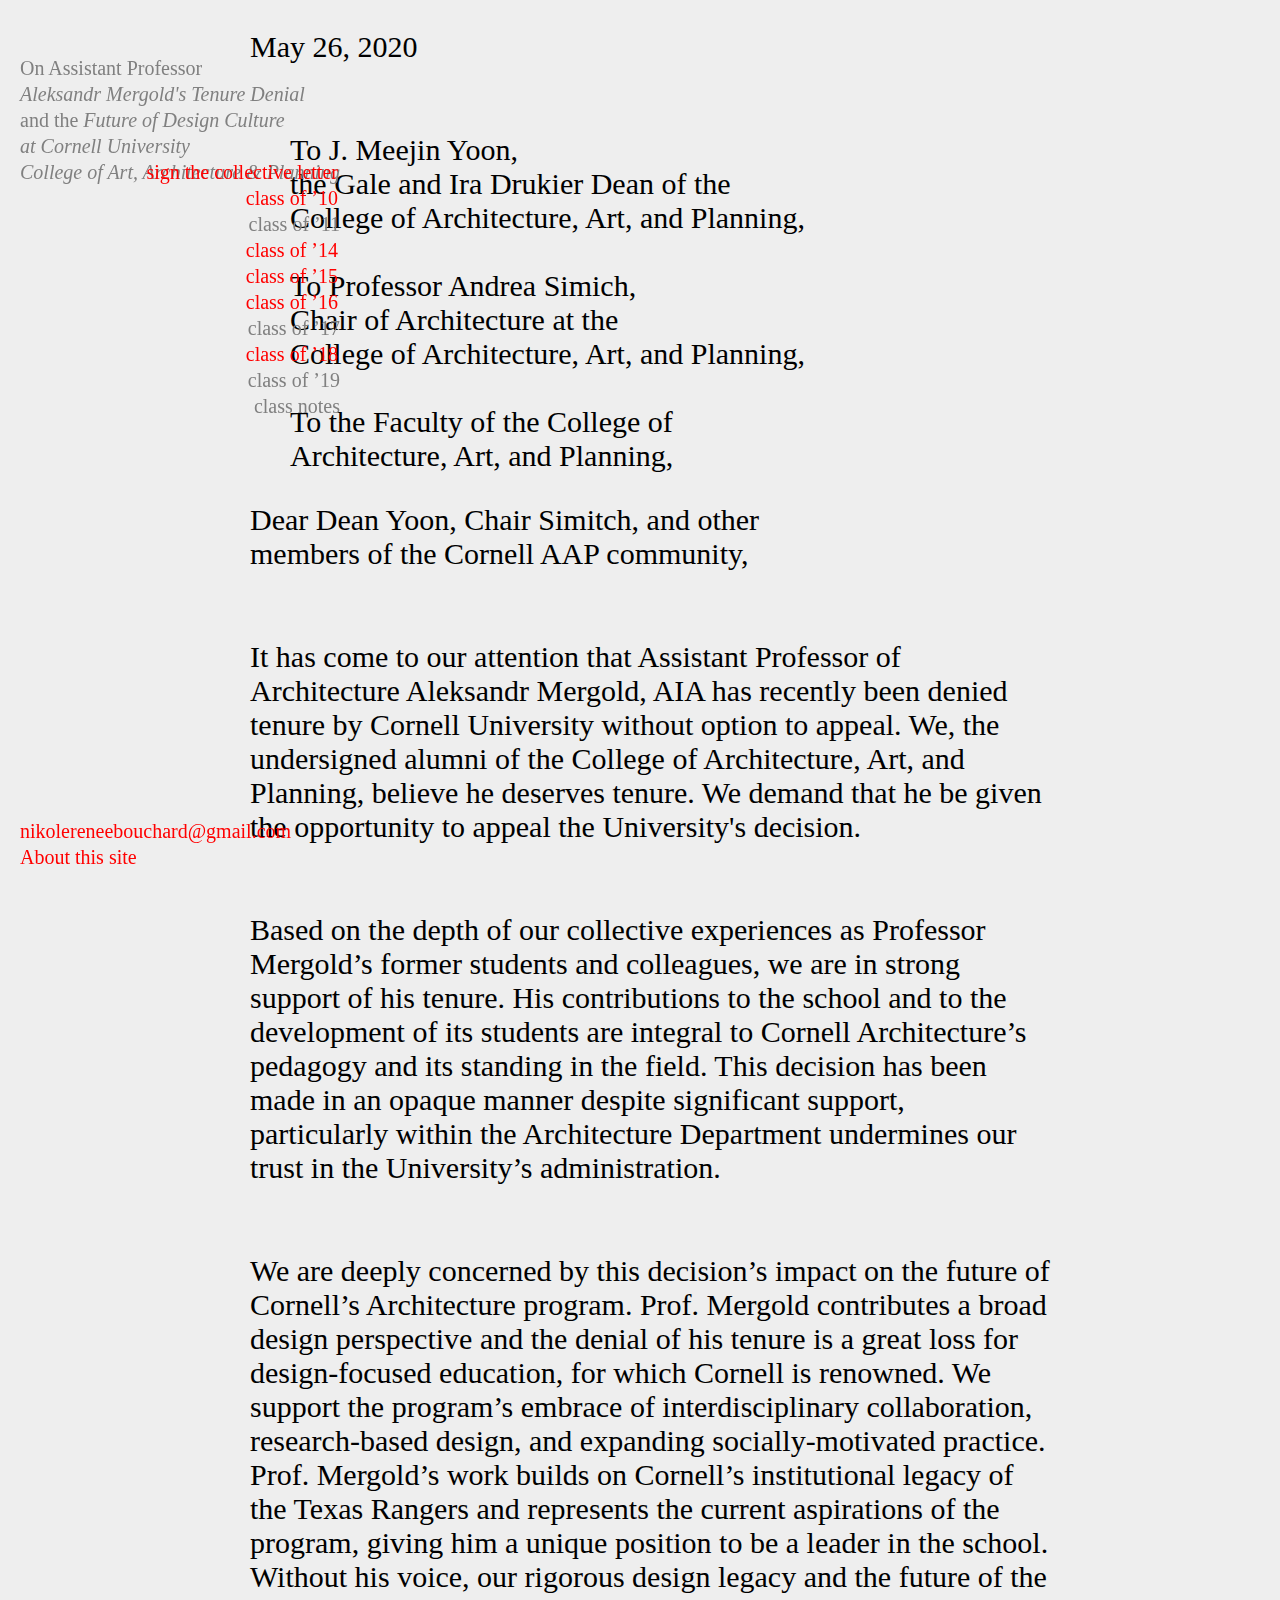
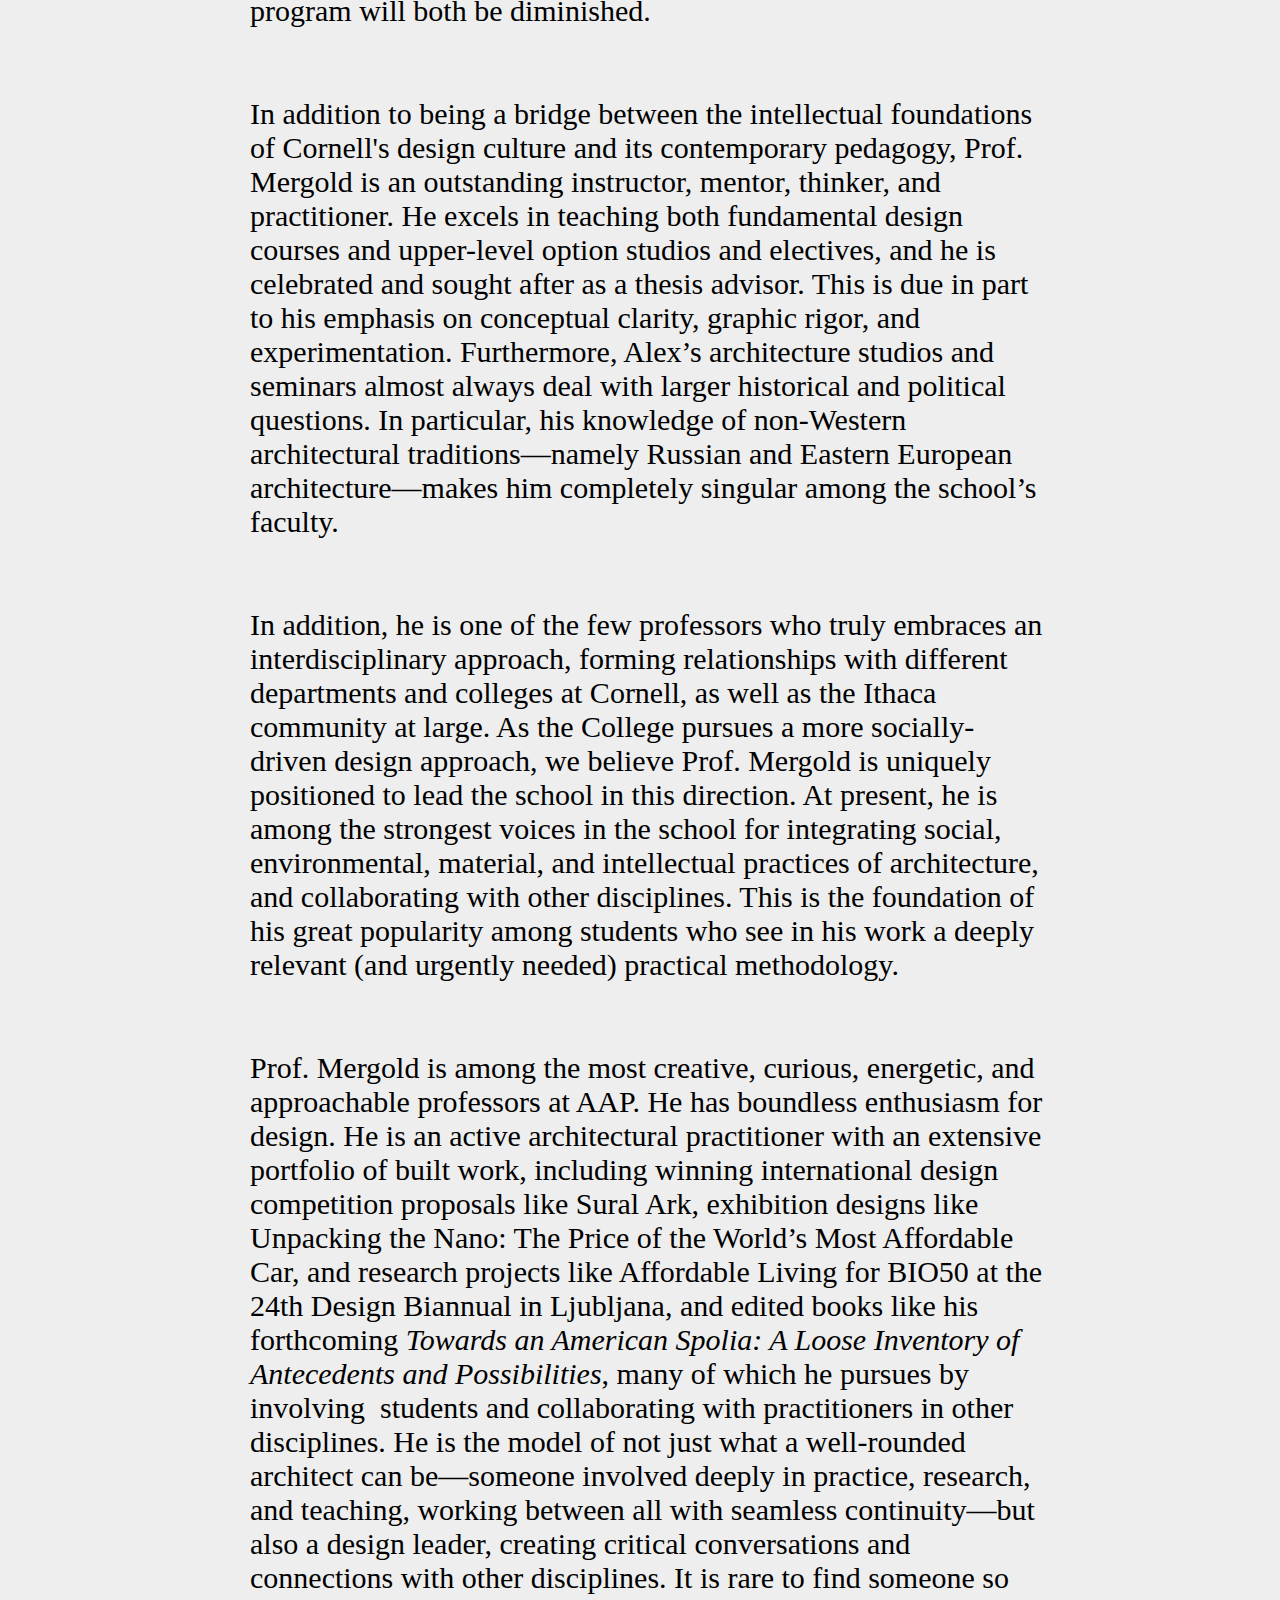
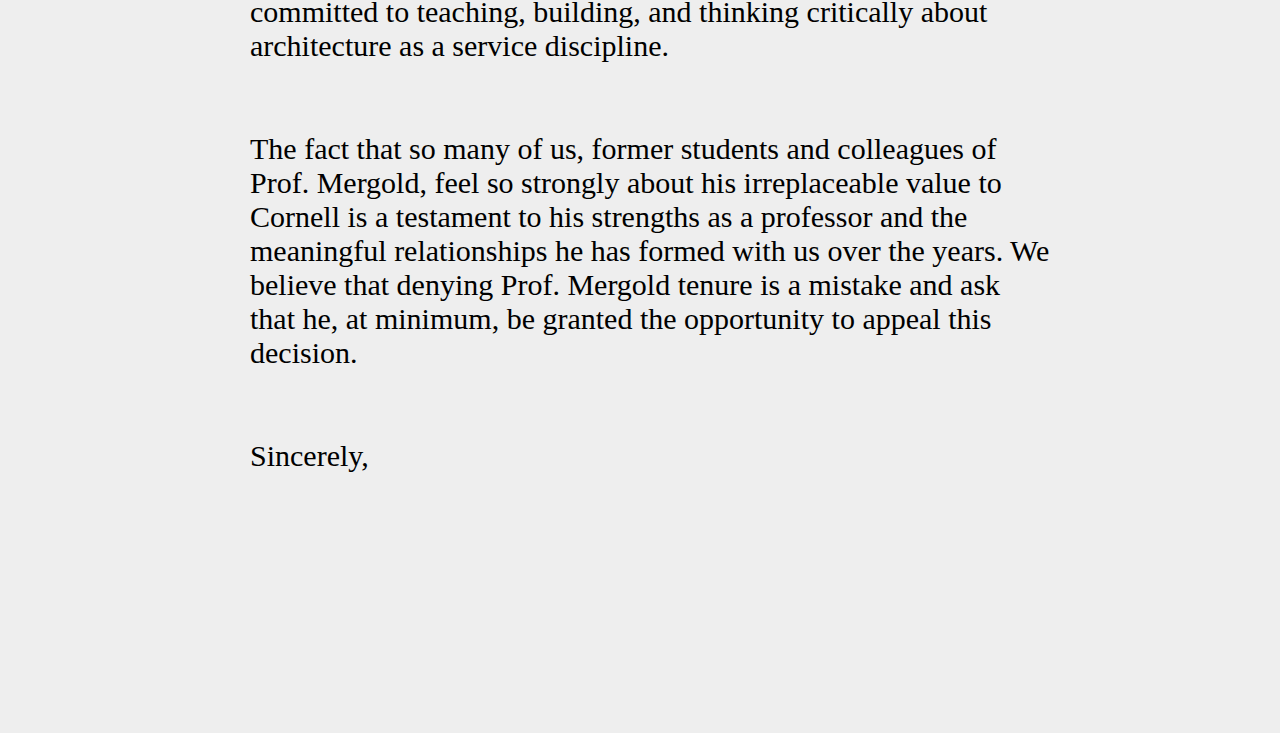
<file: class2010 1.40.19 PM.html>
<!DOCTYPE html>
<html>

<head>
	<title>Aleksandr Mergold</title>
	<meta charset="utf-8" />
	<link rel="stylesheet" href="assets/main.css" type="text/css" />
	<style>
	@import url('https://fonts.googleapis.com/css2?family=DM+Mono:wght@300;400&family=Roboto&display=swap');
	</style>
</head>

<body>

<nav>
		<div class="header">
On Assistant Professor
				<br> <em>Aleksandr Mergold's Tenure Denial</em>
				<br> and the <em>Future of Design Culture <br>
      at Cornell University<br />
  College of Art, Architecture &amp; Planning</em>
	<ul>
		<li><a href="https://www.aleksandrmergold.org/signatures.html" target="_blank">sign the collective letter
		</a></li>
			<li><a href="https://www.aleksandrmergold.org/class2010.html">class of &rsquo;10</a></li>
			<li>class of &rsquo;11</li>
			<li><a href="https://www.aleksandrmergold.org/class2014.html">class of &rsquo;14</a></li>
			<li><a href="https://www.aleksandrmergold.org/class2015.html">class of &rsquo;15</a></li>
			<li><a href="https://www.aleksandrmergold.org/class2016.html">class of &rsquo;16</a></li>
			<li>class of &rsquo;17</li>
			<li><a href="https://www.aleksandrmergold.org/class2018.html">class of &rsquo;18</a></li>
			<li>class of &rsquo;19</li>
			<li>class notes</li>
			<li>

	</ul>
</div>

<div class="footer">
				<br /> <a href="https://mmiilloo.github.io/yale-spring-20/aleksandrmergold/mailto: nikolereneebouchard@gmail.com">nikolereneebouchard@gmail.com</a>
				<br> <a href="https://mmiilloo.github.io/yale-spring-20/aleksandrmergold/info">About this site</a>
		</div>
</nav>
	<div class="container">
		<div class="document">
			<p> May 26, 2020<br>
         <ul>
					<li>To J. Meejin Yoon,<br>the Gale and Ira Drukier Dean of the<br> College of Architecture, Art, and Planning,</li><br>
         <li>To Professor Andrea Simich,<br>Chair of Architecture at the<br> College of Architecture, Art, and Planning,</li><br>
         <li>To the Faculty of the College of<br> Architecture, Art, and Planning,<li>
				 </ul>
         <p>Dear Dean Yoon, Chair Simitch, and other<br> members of the Cornell AAP community,
					 <p>It has come to our attention that Assistant Professor of Architecture Aleksandr Mergold, AIA has recently been denied tenure by Cornell University without option to appeal. We, the undersigned alumni of the College of Architecture, Art, and Planning, believe he deserves tenure. We demand that he be given the opportunity to appeal the University's decision.

					 <p>Based on the depth of our collective experiences as Professor Mergold’s former students and colleagues, we are in strong support of his tenure. His contributions to the school and to the development of its students are integral to Cornell Architecture’s pedagogy and its standing in the field. This decision has been made in an opaque manner despite significant support, particularly within the Architecture Department undermines our trust in the University’s administration.

					<p>We are deeply concerned by this decision’s impact on the future of Cornell’s Architecture program. Prof. Mergold contributes a broad design perspective and the denial of his tenure is a great loss for design-focused education, for which Cornell is renowned. We support the program’s embrace of interdisciplinary collaboration, research-based design, and expanding socially-motivated practice. Prof. Mergold’s work builds on Cornell’s institutional legacy of the Texas Rangers and represents the current aspirations of the program, giving him a unique position to be a leader in the school. Without his voice, our rigorous design legacy and the future of the program will both be diminished.

						<p>In addition to being a bridge between the intellectual foundations of Cornell's design culture and its contemporary pedagogy, Prof. Mergold is an outstanding instructor, mentor, thinker, and practitioner. He excels in teaching both fundamental design courses and upper-level option studios and electives, and he is celebrated and sought after as a thesis advisor. This is due in part to his emphasis on conceptual clarity, graphic rigor, and experimentation. Furthermore, Alex’s architecture studios and seminars almost always deal with larger historical and political questions. In particular, his knowledge of non-Western architectural traditions—namely Russian and Eastern European architecture—makes him completely singular among the school’s faculty.

							<p>In addition, he is one of the few professors who truly embraces an interdisciplinary approach, forming relationships with different departments and colleges at Cornell, as well as the Ithaca community at large. As the College pursues a more socially-driven design approach, we believe Prof. Mergold is uniquely positioned to lead the school in this direction. At present, he is among the strongest voices in the school for integrating social, environmental, material, and intellectual practices of architecture, and collaborating with other disciplines. This is the foundation of his great popularity among students who see in his work a deeply relevant (and urgently needed) practical methodology.

								<p>Prof. Mergold is among the most creative, curious, energetic, and approachable professors at AAP. He has boundless enthusiasm for design. He is an active architectural practitioner with an extensive portfolio of built work, including winning international design competition proposals like Sural Ark, exhibition designs like Unpacking the Nano: The Price of the World’s Most Affordable Car, and research projects like Affordable Living for BIO50 at the 24th Design Biannual in Ljubljana, and edited books like his forthcoming <em>Towards an American Spolia: A Loose Inventory of Antecedents and Possibilities</em>, many of which he pursues by involving  students and collaborating with practitioners in other disciplines. He is the model of not just what a well-rounded architect can be—someone involved deeply in practice, research, and teaching, working between all with seamless continuity—but also a design leader, creating critical conversations and connections with other disciplines. It is rare to find someone so committed to teaching, building, and thinking critically about architecture as a service discipline.

								<p>The fact that so many of us, former students and colleagues of Prof. Mergold, feel so strongly about his irreplaceable value to Cornell is a testament to his strengths as a professor and the meaningful relationships he has formed with us over the years. We believe that denying Prof. Mergold tenure is a mistake and ask that he, at minimum, be granted the opportunity to appeal this decision. <p>Sincerely,
								</p>
			<iframe src="https://docs.google.com/spreadsheets/d/e/2PACX-1vRSkuqhmGWLFLT_LnP4r9ejlV5hu8OhexelHKNcE7Q_OKuC7C553Ghnvtu0XWHNTBwjA0IpIT17lljq/pubhtml?gid=1140173721&amp;single=true&amp;widget=false&amp;headers=false&chrome=false&range=A:F" width="800px" height="100%" frameborder="0" padding="10px"></iframe>

			<br>
			<br>
<!-- / - - - - - - - - - - / -->
			<!-- <iframe id="iframe" src="child.html" style="width:100%;border:none;"></iframe>

		  <script>
		    window.onmessage = (e) => {
		      if (e.data.hasOwnProperty("frameHeight")) {
		        document.getElementById("iframe").style.height = `${e.data.frameHeight + 30}px`;
		      }
		    };

		  </script> -->
		<!-- / - - - - - - - - - - / -->

		</div>
  </div>
</body>

</html>
</file>
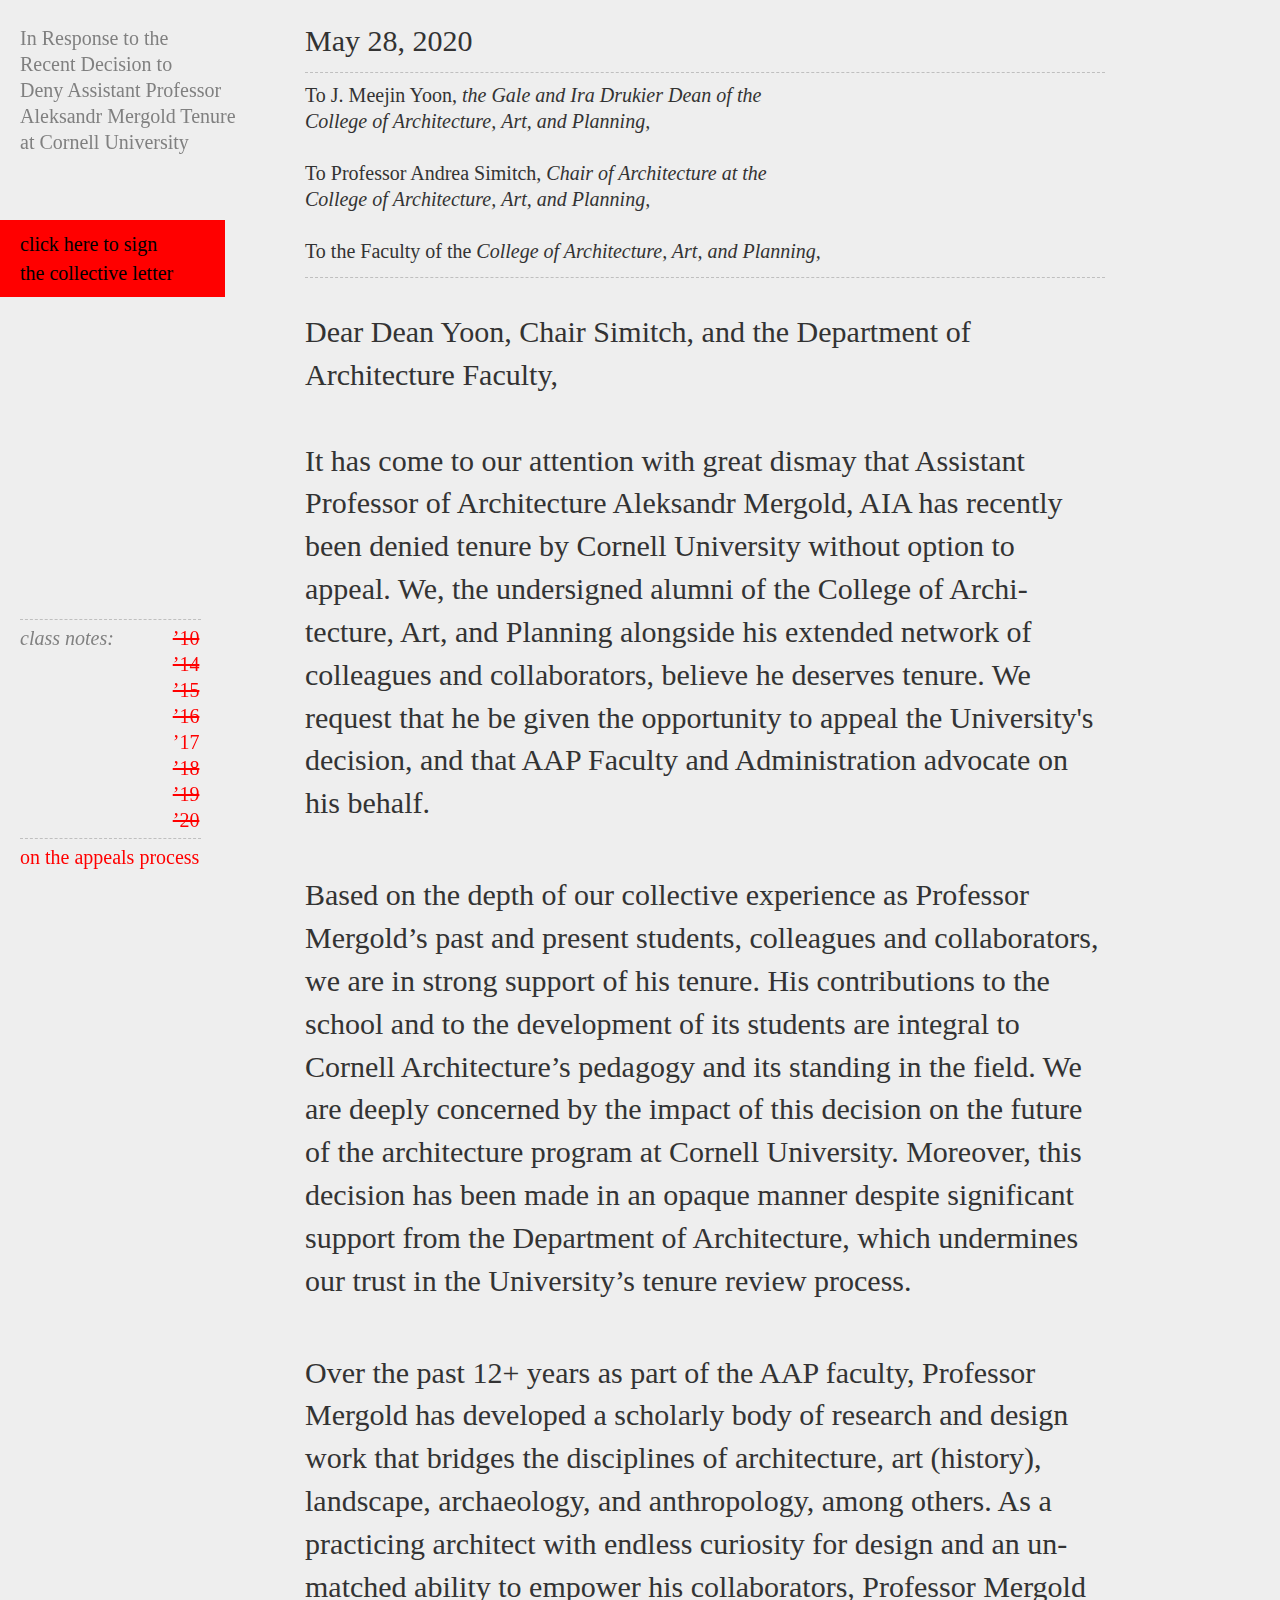
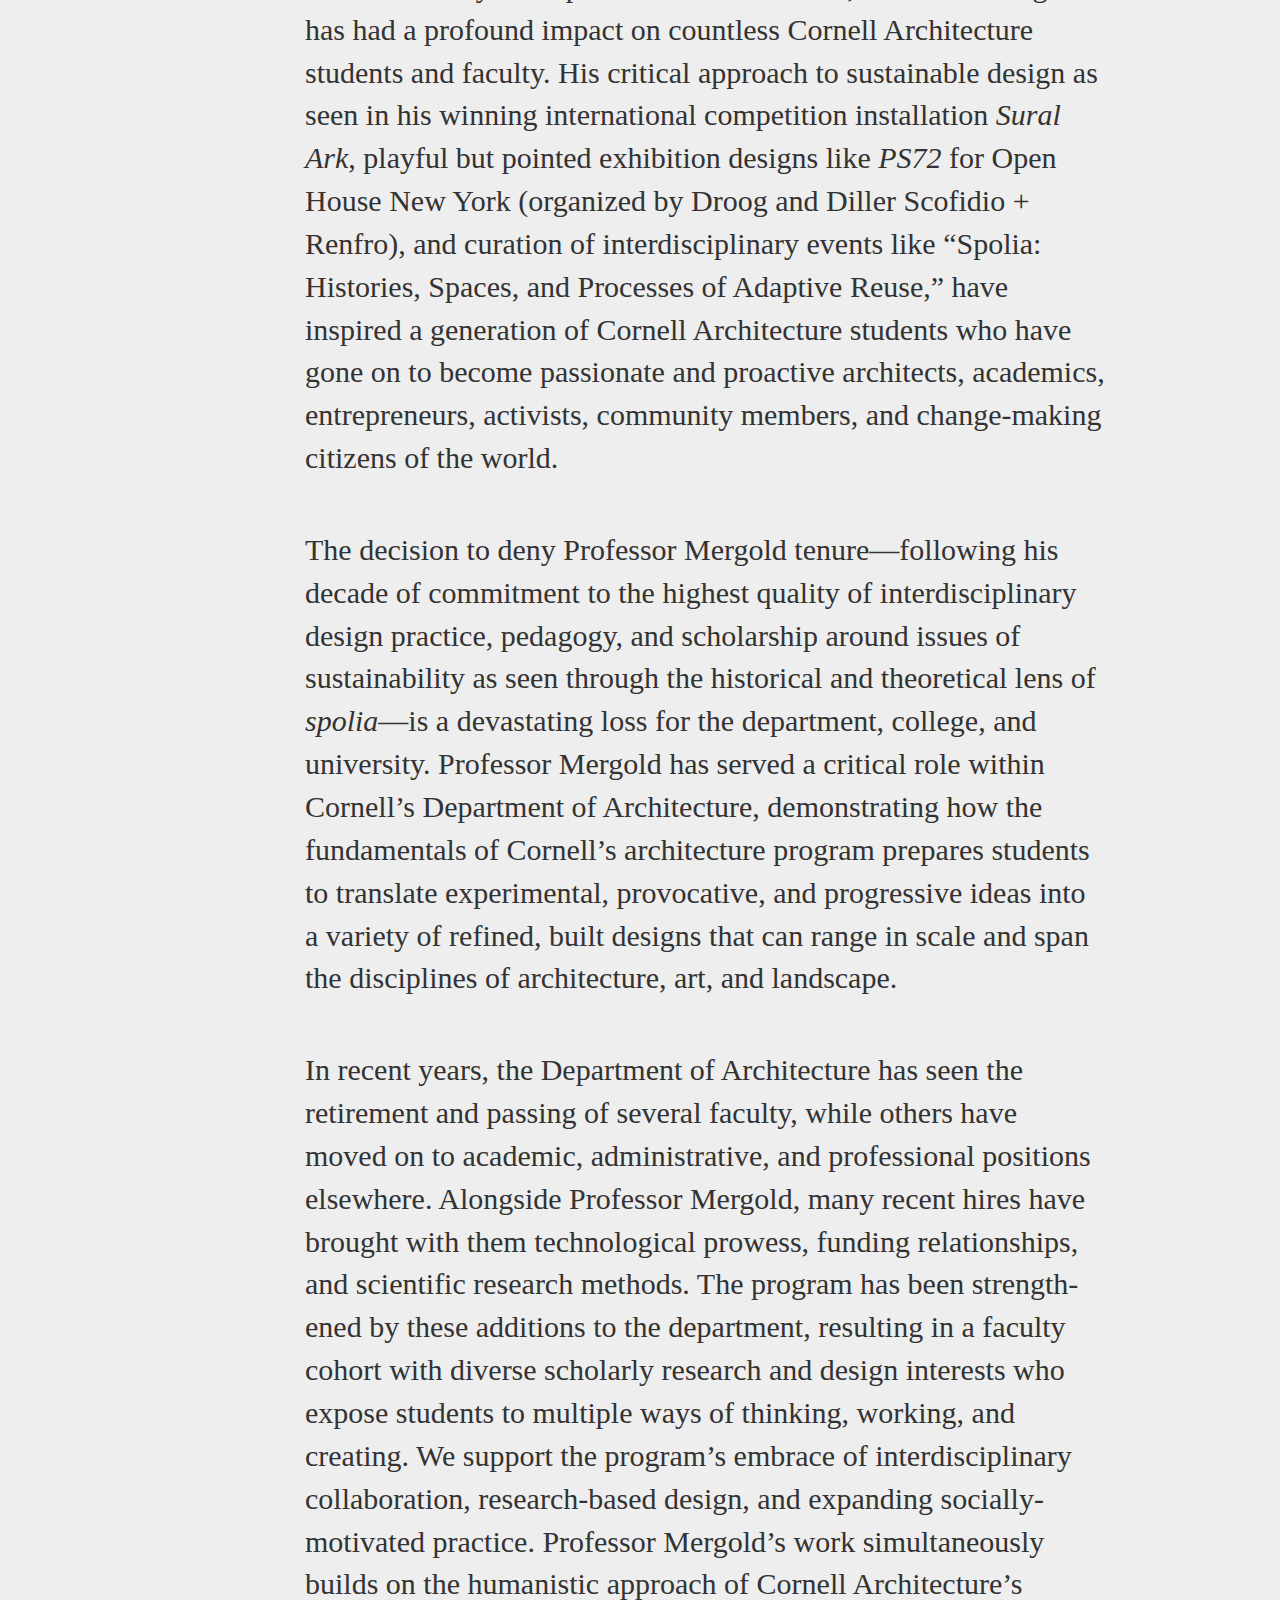
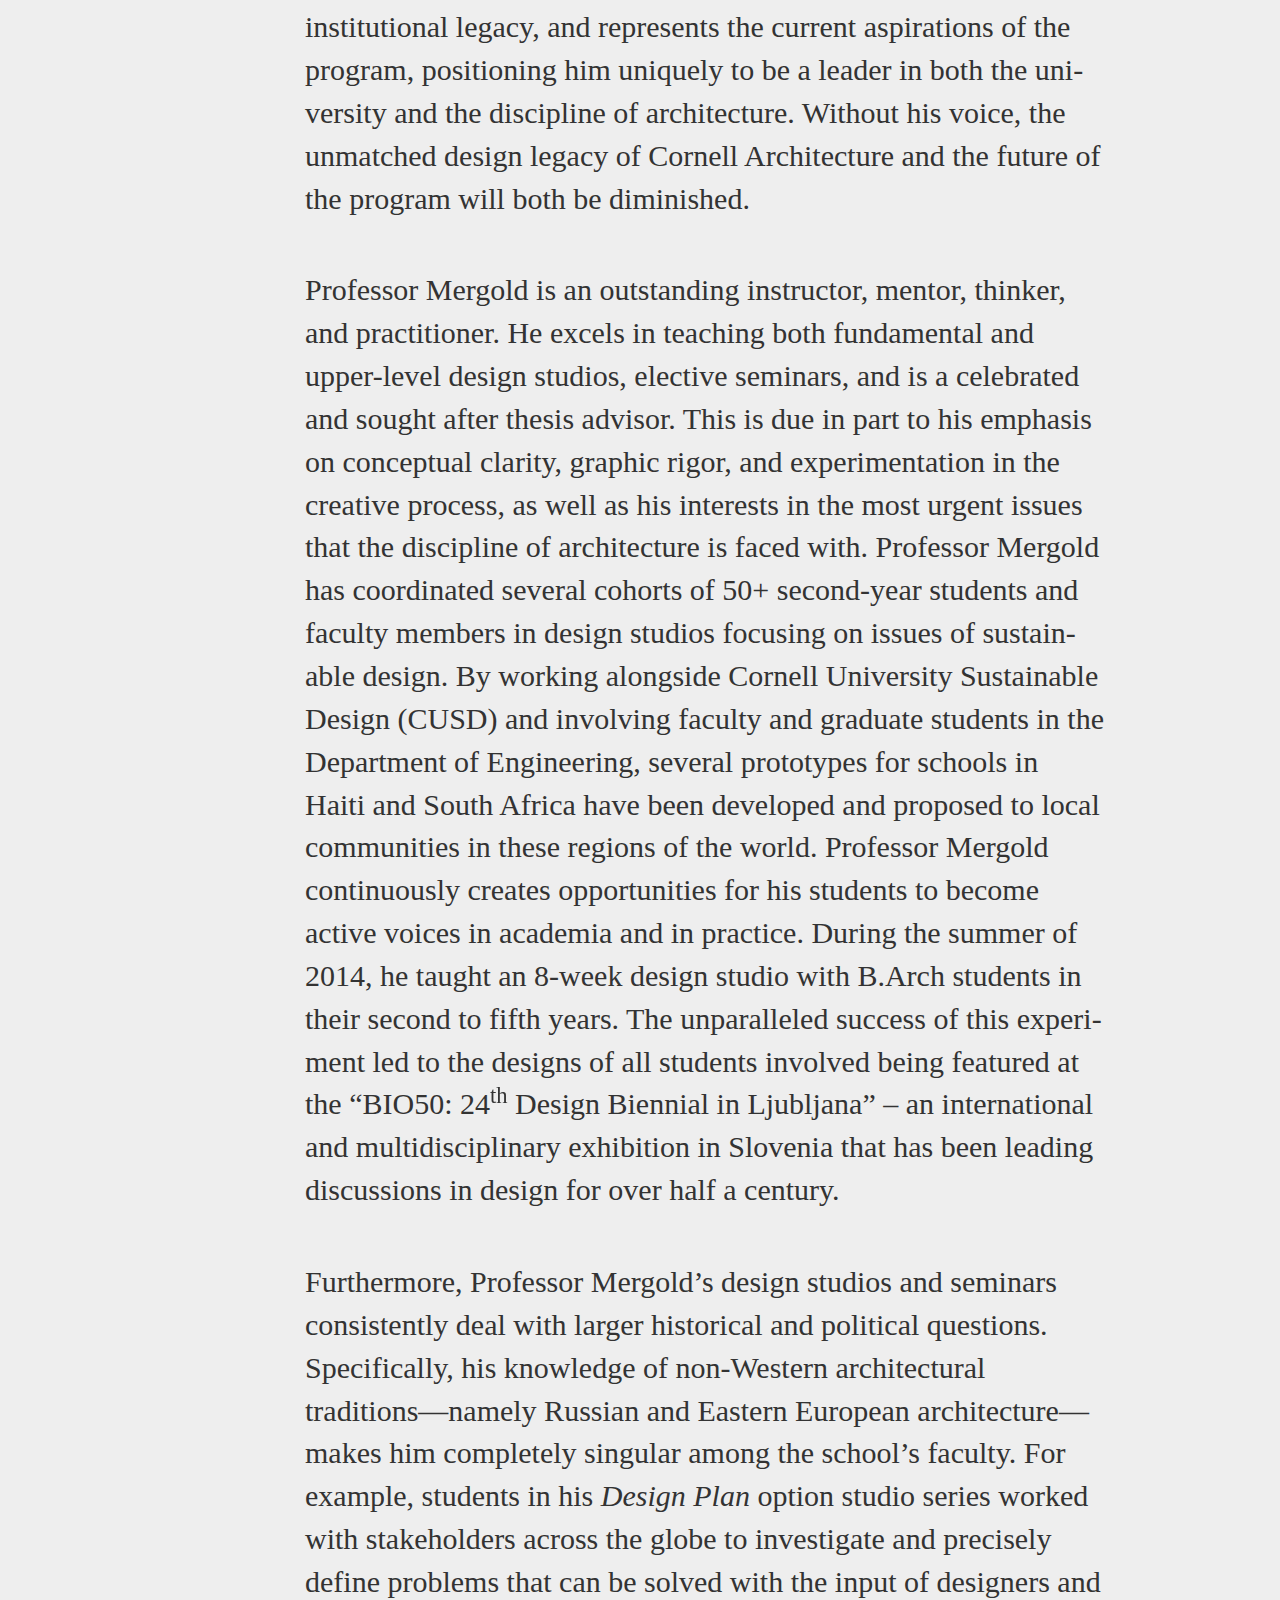
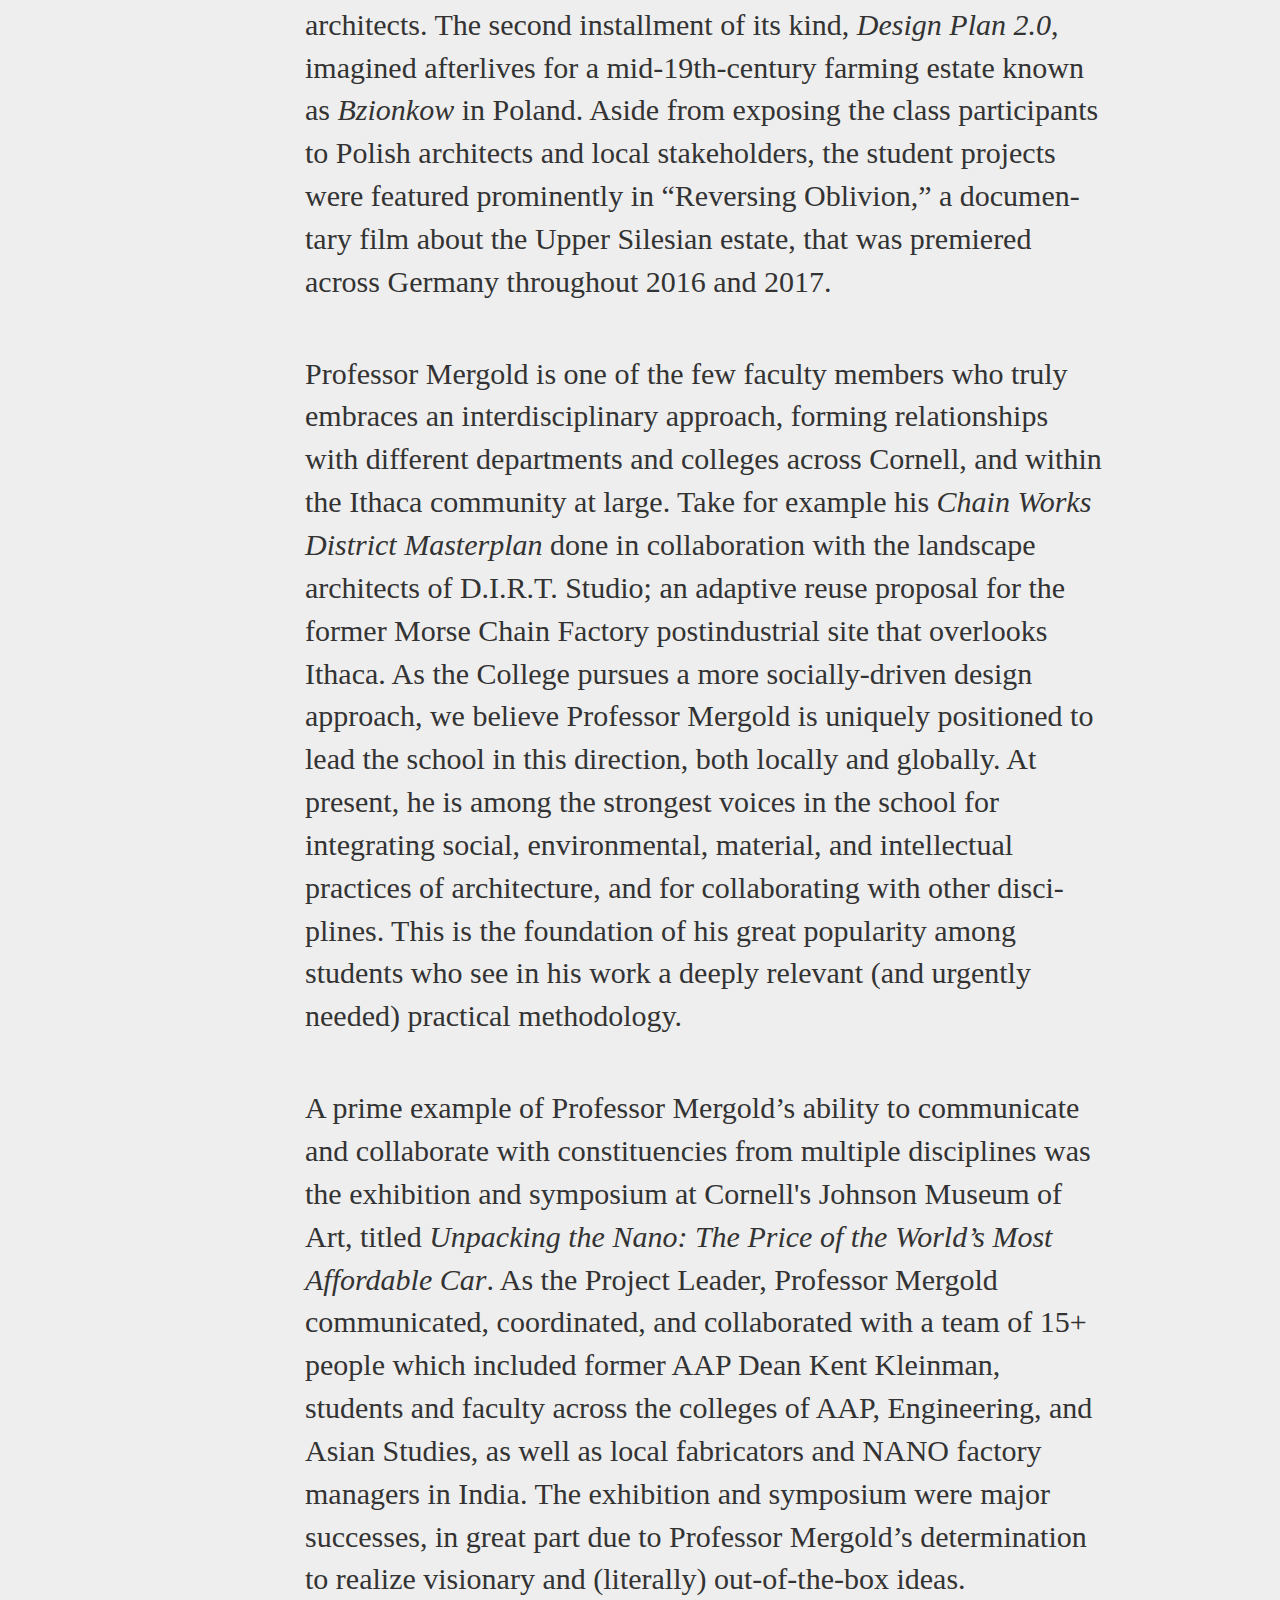
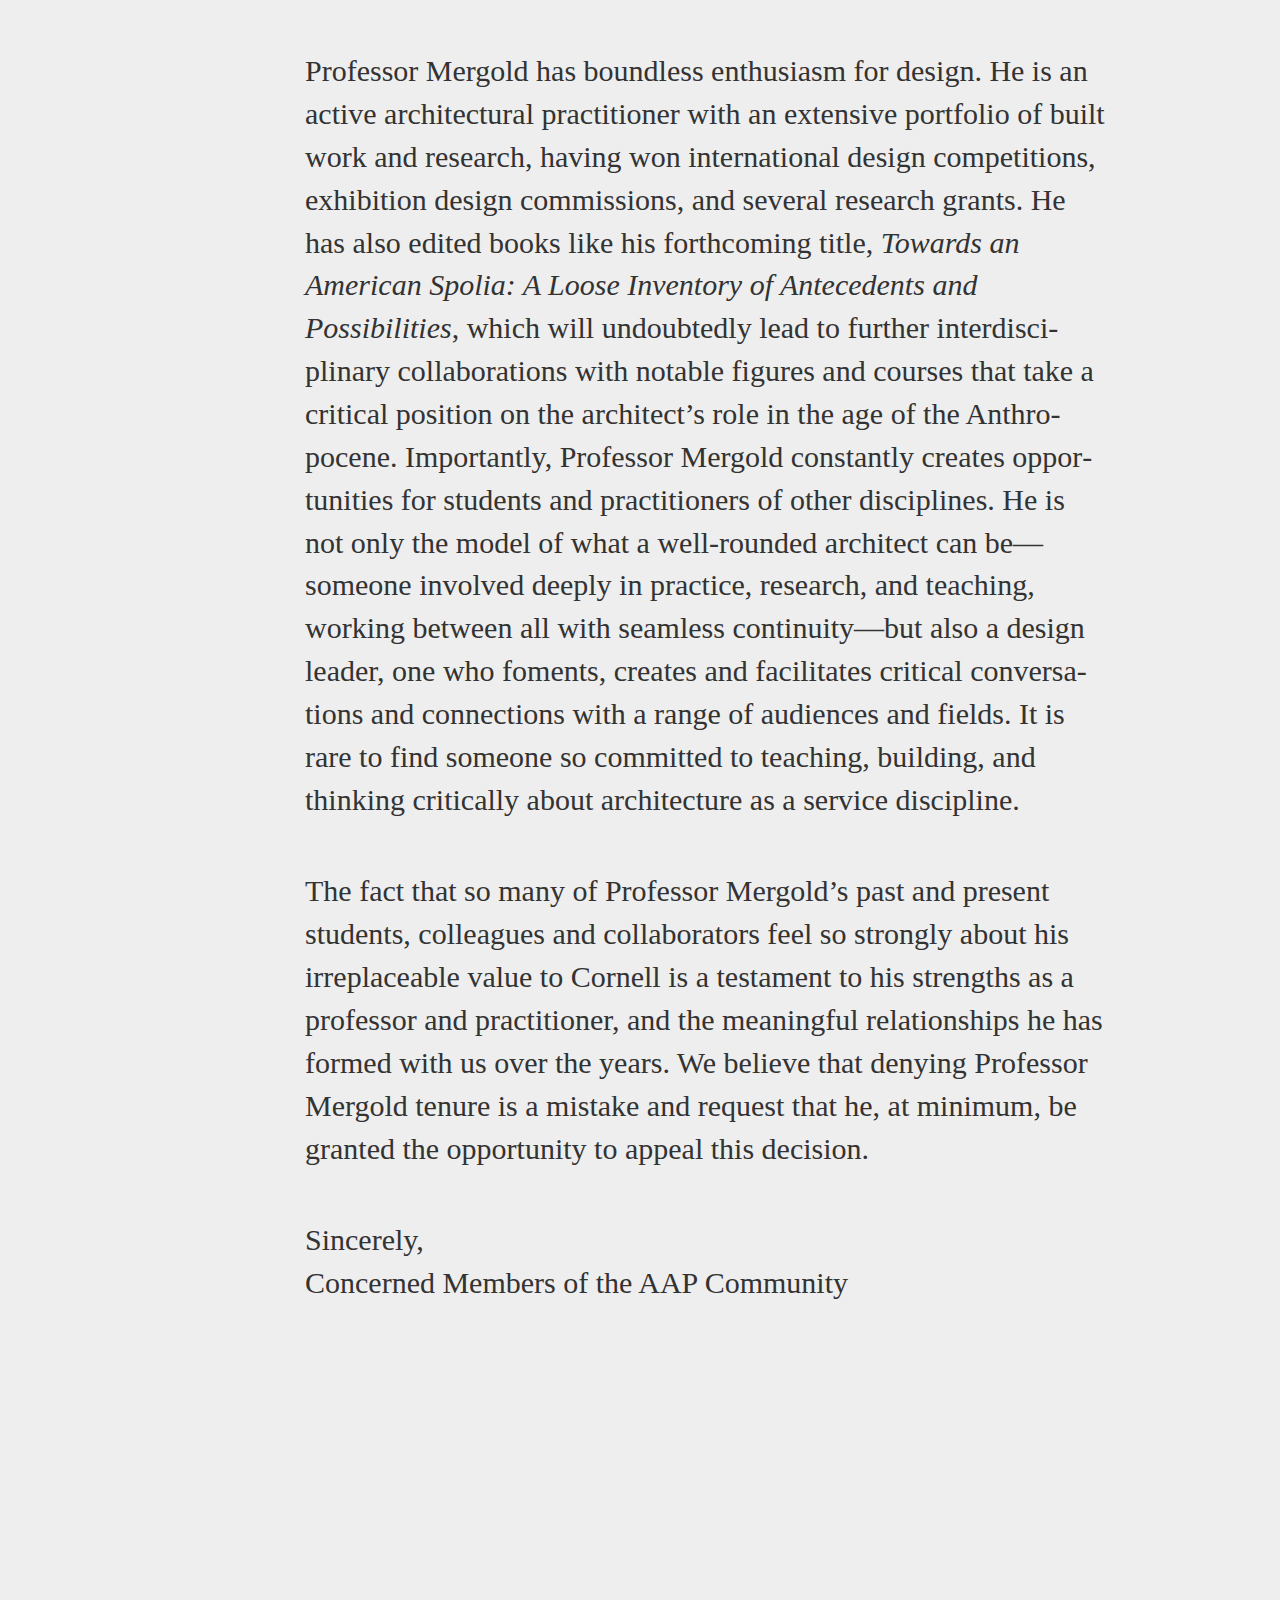
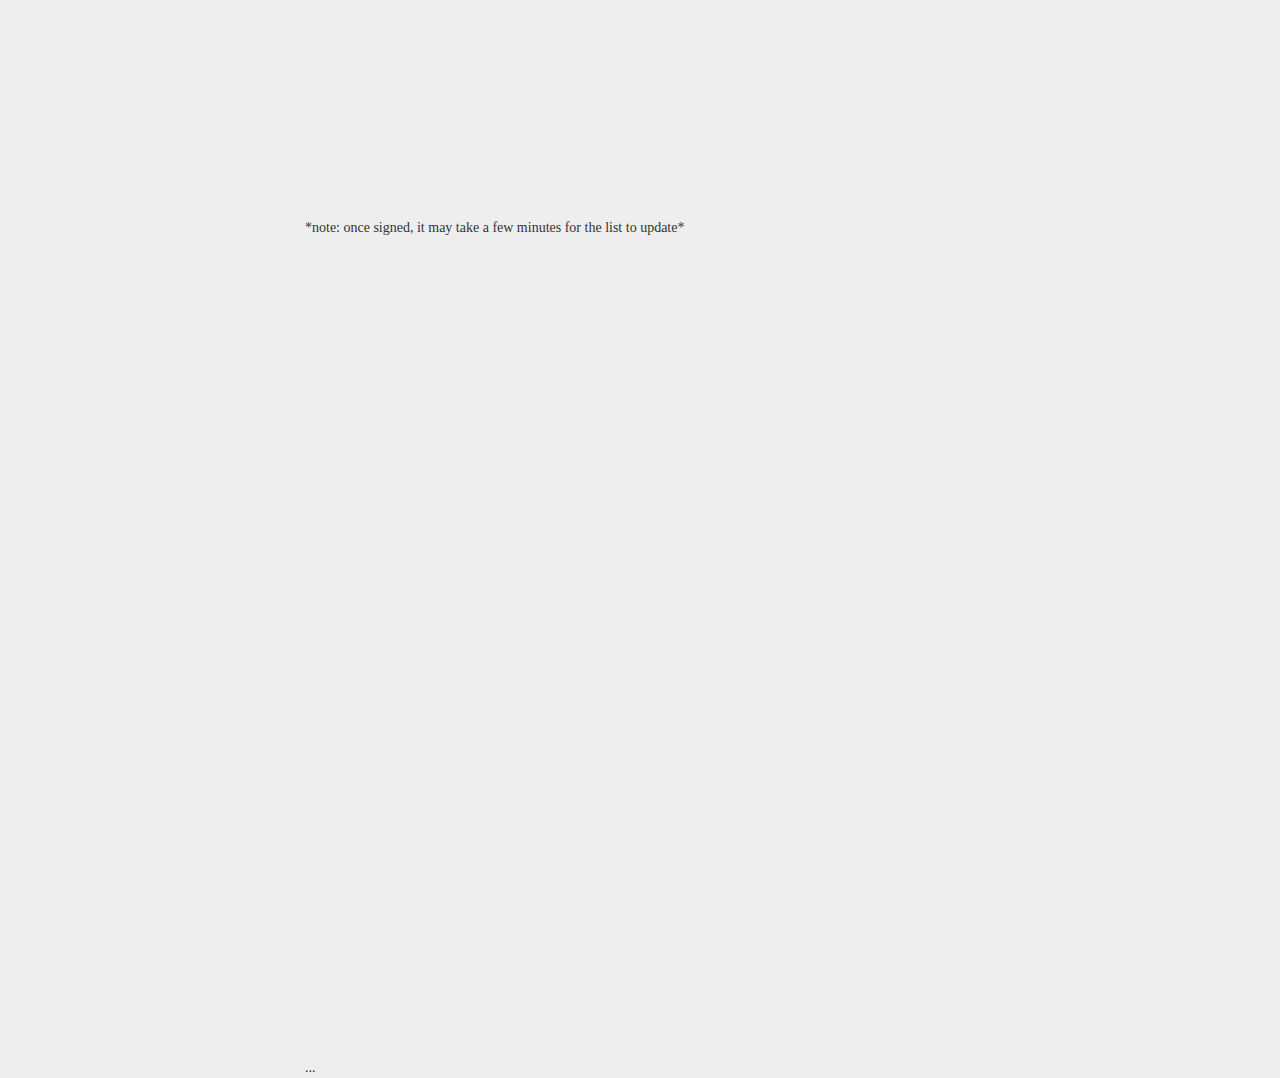
<file: index copy.html>
<!DOCTYPE html>
<html lang="en">

<head>

	<!-- Primary Meta Tags -->
	<meta charset="utf-8" />
	<title>Aleks Mergold</title>
	<meta name="title" content="Aleksandr Mergold">
	<meta name="description" content="In Response to the Recent Decision to Deny Assistant Professor Aleksandr Mergold Tenure at Cornell University">

	<!-- Open Graph / Facebook -->
	<meta property="og:type" content="website">
	<meta property="og:url" content="https://www.aleksandrmergold.org">
	<meta property="og:title" content="Aleksandr Mergold Dot Org">
	<meta property="og:description" content="In Response to the Recent Decision to Deny Assistant Professor Aleksandr Mergold Tenure at Cornell University">
	<meta property="og:image" content="https://mmiilloo.github.io/aleksandrmergold/assets/thumbnail.png">

	<!-- Twitter -->
	<meta property="twitter:card" content="summary_large_image">
	<meta property="twitter:url" content="https://www.aleksandrmergold.org">
	<meta property="twitter:title" content="Aleksandr Mergold Dot Org">
	<meta property="twitter:description" content="In Response to the Recent Decision to Deny Assistant Professor Aleksandr Mergold Tenure at Cornell University">
	<meta property="twitter:image" content="https://mmiilloo.github.io/aleksandrmergold/assets/thumbnail.png">




	<!-- <meta property="fb:app_id" content="your_app_id" />
	<meta name="twitter:site" content="@website-username"> -->

	<link rel="stylesheet" href="https://maxcdn.bootstrapcdn.com/bootstrap/3.4.1/css/bootstrap.min.css">
	<link rel="stylesheet" href="assets/main.css" type="text/css" />

	<script src="https://ajax.googleapis.com/ajax/libs/jquery/3.4.1/jquery.min.js"></script>
	<script src="https://maxcdn.bootstrapcdn.com/bootstrap/3.4.1/js/bootstrap.min.js"></script>
	<style>
	@import url('https://fonts.googleapis.com/css2?family=DM+Mono:wght@300;400&family=Roboto&display=swap');
	</style>
	<!-- <link rel="icon" type="image/png" href="assets/favicon-16.png" sizes="16x16"> -->
  <link rel="icon" type="image/png" href="assets/favicon-32.png" sizes="32x32">
  <link rel="icon" type="image/png" href="assets/favicon-96.png" sizes="96x96">
</head>



<body>

		<nav>
			<div class="header">
				In Response to the<br>
				Recent Decision to<br>
				 Deny Assistant Professor<br>
				  Aleksandr Mergold Tenure<br>
					 at Cornell University
					<br>
					<br>
			</div>

			<div class="footer">
				<hr class="sidebar">
				<em>class notes:</em>

				<ul>
					<li>
						<a href="#" class="info" data-toggle="modal" data-target="#myModal10">
							<strike>&rsquo;10</strike>
						</a>
					</li>

					<!-- <li>
						<a href="assets/01_info.txt" class="info" data-toggle="modal" data-target="#myModal11">
							&rsquo;11
						</a>
					</li>

					<li>
						<a href="assets/01_info.txt" class="info" data-toggle="modal" data-target="#myModal12">
							&rsquo;12
						</a>
					</li>

					<li>
						<a href="assets/01_info.txt" class="info" data-toggle="modal" data-target="#myModal13">
							&rsquo;13
						</a>
					</li>
	 -->
					<li>
						<a href="#" class="info" data-toggle="modal" data-target="#myModal14">
							<strike>&rsquo;14</strike>
						</a>
					</li>

					<li>
						<a href="#" class="info" data-toggle="modal" data-target="#myModal15">
							<strike>&rsquo;15</strike>
						</a>
					</li>

					<li>
						<a href="#" class="info" data-toggle="modal" data-target="#myModal16">
							<strike>&rsquo;16</strike>
						</a>
					</li>

					<li>
						<a href="assets/01_info.txt" class="info" data-toggle="modal" data-target="#myModal17">
							&rsquo;17
						</a>
					</li>

					<li>
						<a href="#" class="info" data-toggle="modal" data-target="#myModal18">
							<strike>&rsquo;18</strike>
						</a>
					</li>

					<li>
						<a href="assets/01_info.txt" class="info" data-toggle="modal" data-target="#myModal19">
							<strike>&rsquo;19</strike>
						</a>
					</li>

					<li>
						<a href="assets/01_info.txt" class="info" data-toggle="modal" data-target="#myModal20">
							<strike>&rsquo;20</strike>
						</a>
					</li>
				</ul>

					<hr class="sidebar">

					<a href="https://cpb-us-e1.wpmucdn.com/blogs.cornell.edu/dist/3/6798/files/2016/01/NEGTENUREDECISION-205n6kl.pdf" target="_blank">on the appeals process</a>
					<!-- <br> <a href="info.html">About this site</a> -->
					<!-- <br><br> -->
			</div>
		</nav>

		<br>
		<a href="https://docs.google.com/forms/d/e/1FAIpQLSdAVsHjQVQm3s4ilVscf7bJHB84Yj_5rpvGfdnvuWHYawn9lA/viewform?usp=sf_link" target="_blank"><div class="tab">
			click here to sign<br>the collective letter
		</div></a>


		<div class="container">

				<div class="document">May 28, 2020</div><hr>
					<div class="recipients">
						To J. Meejin Yoon, <em>the Gale and Ira Drukier Dean of the College&nbsp;of&nbsp;Architecture,&nbsp;Art,&nbsp;and&nbsp;Planning,</em>
						<br>
						<br>
						To Professor Andrea Simitch, <em>Chair of Architecture at the College&nbsp;of&nbsp;Architecture,&nbsp;Art,&nbsp;and&nbsp;Planning,</em>
						<br>
						<br>
						To the Faculty of the <em>College of Architecture, Art, and Planning,</em>
						<br>
						<hr>
				</div>
			<div class="document">
				<a id="top"> </a>
				Dear Dean Yoon, Chair Simitch, and the Department&nbsp;of Architecture&nbsp;Faculty,<br><br>
				<p>
					It has come to our attention with great dismay that Assistant Professor of Architecture Aleksandr Mergold, AIA has recently been denied tenure by Cornell Uni&shy;versity without option to appeal. We, the undersigned alumni of the College of Archi&shy;tecture, Art, and Planning alongside his extended network of colleagues and col&shy;lab&shy;o&shy;rators, believe he deserves tenure. We request that he be given the opportunity to appeal the University's decision, and that AAP Faculty and Administration advocate on his behalf.
				</p><p>
					Based on the depth of our collective experience as Professor Mergold’s past and present students, colleagues and col&shy;lab&shy;ora&shy;tors, we are in strong support of his tenure. His con&shy;tri&shy;bu&shy;tions to the school and to the development of its students are integral to Cornell Architecture’s peda&shy;gogy and its standing in the field. We are deeply con&shy;cerned by the impact of this decision on the future of the architecture program at Cornell University. Moreover, this decision has been made in an opaque manner despite significant support from the Department of Architecture, which undermines our trust in the University’s tenure review process.
				</p><p>
					Over the past 12+ years as part of the AAP faculty, Professor Mergold has developed a scholarly body of research and design work that bridges the disciplines of architecture, art (history), landscape, archaeology, and anthropology, among others. As a practicing architect with endless curiosity for design and an un&shy;matched ability to empower his collaborators, Professor Mergold has had a profound impact on countless Cornell Architecture students and faculty. His critical approach to sustainable design as seen in his winning international compe&shy;tition installation <em>Sural Ark</em>, playful but pointed exhibition designs like <em>PS72</em> for Open House New York (organized by Droog and Diller Scofidio + Renfro), and curation of interdisciplinary events like “Spolia: Histories, Spaces, and Processes of Adaptive Reuse,” have inspired a gen&shy;eration of Cornell Architecture students who have gone on to become passionate and proactive architects, academics, entrepreneurs, activists, community members, and change-making citizens of the world.
				</p><p>
					The decision to deny Professor Mergold tenure—following his decade of commitment to the highest quality of inter&shy;dis&shy;ci&shy;pli&shy;nary design practice, pedagogy, and schol&shy;ar&shy;ship around issues of sustainability as seen through the historical and theoretical lens of <em>spolia</em>—is a dev&shy;as&shy;tat&shy;ing loss for the department, college, and university. Professor Mergold has served a critical role within Cornell’s Department of Architecture, demon&shy;strat&shy;ing how the fundamentals of Cornell’s architecture program prepares students to translate experimental, provocative, and progressive ideas into a variety of refined, built designs that can range in scale and span the disciplines of architecture, art, and landscape.
				</p><p>
					In recent years, the Department of Architecture has seen the retirement and passing of several faculty, while others have moved on to academic, administrative, and pro&shy;fessional positions elsewhere. Alongside Professor Mergold, many recent hires have brought with them tech&shy;no&shy;log&shy;ical prowess, funding relationships, and scientific research methods. The program has been strength&shy;ened by these additions to the department, resulting in a faculty cohort with diverse scholarly research and design interests who expose students to multiple ways of thinking, working, and creating. We support the program’s embrace of interdisciplinary collaboration, research-based design, and expanding socially-motivated practice. Professor Mergold’s work simultaneously builds on the humanistic approach of Cornell Architecture’s institutional legacy, and represents the current aspirations of the program, positioning him uniquely to be a leader in both the uni&shy;versity and the discipline of architecture. Without his voice, the unmatched design legacy of Cornell Architecture and the future of the program will both be diminished.
				</p><p>
					Professor Mergold is an outstanding instructor, mentor, thinker, and practitioner. He excels in teaching both fun&shy;da&shy;men&shy;tal and upper-level design studios, elective seminars, and is a celebrated and sought after thesis advisor. This is due in part to his emphasis on conceptual clarity, graphic rigor, and experimentation in the creative process, as well as his interests in the most urgent issues that the discipline of architecture is faced with. Professor Mergold has co&shy;or&shy;di&shy;nat&shy;ed several cohorts of 50+ second-year students and faculty members in design studios focusing on issues of sustain&shy;able design. By working alongside Cornell University Sus&shy;tain&shy;able Design (CUSD) and involving faculty and graduate students in the Department of Engineering, several proto&shy;types for schools in Haiti and South Africa have been developed and proposed to local communities in these regions of the world. Professor Mergold continuously creates op&shy;por&shy;tu&shy;nities for his students to become active voices in academia and in practice. During the summer of 2014, he taught an 8-week design studio with B.Arch students in their second to fifth years. The unparalleled success of this experi&shy;ment led to the designs of all students involved being featured at the &ldquo;BIO50: 24<sup>th</sup> Design Biennial in Ljubljana&rdquo; – an international and multidisciplinary exhibition in Slovenia that has been leading discussions in design for over half a century.
				</p><p>
					Furthermore, Professor Mergold’s design studios and seminars consistently deal with larger historical and political questions. Specifically, his knowledge of non-Western architectural traditions—namely Russian and Eastern European architecture—makes him completely singular among the school’s faculty. For example, students in his <em>Design Plan</em> option studio series worked with stakeholders across the globe to investigate and precisely define problems that can be solved with the input of designers and architects. The second installment of its kind, <em>Design Plan 2.0</em>, imagined afterlives for a mid-19th-century farming estate known as <em>Bzionkow</em> in Poland. Aside from exposing the class participants to Polish architects and local stakeholders, the student projects were featured prominently in “Reversing Oblivion,” a doc&shy;u&shy;men&shy;tary film about the Upper Silesian estate, that was premiered across Germany throughout 2016 and 2017.
				</p><p>
					Professor Mergold is one of the few faculty members who truly embraces an interdisciplinary approach, forming relationships with different departments and colleges across Cornell, and within the Ithaca community at large. Take for example his <em>Chain Works District Masterplan</em> done in collaboration with the landscape architects of D.I.R.T. Studio; an adaptive reuse proposal for the former Morse Chain Factory postindustrial site that overlooks Ithaca. As the College pursues a more socially-driven design approach, we believe Professor Mergold is uniquely positioned to lead the school in this direction, both locally and globally. At present, he is among the strongest voices in the school for integrating social, environmental, material, and intellectual practices of architecture, and for collaborating with other disci&shy;plines. This is the foundation of his great popularity among students who see in his work a deeply relevant (and urgently needed) practical methodology.
				</p><p>
					A prime example of Professor Mergold’s ability to communicate and collaborate with constituencies from multiple disciplines was the exhibition and symposium at Cornell's Johnson Museum of Art, titled <em>Unpacking the Nano: The Price of the World’s Most Affordable Car</em>. As the Project Leader, Professor Mergold communicated, co&shy;or&shy;di&shy;nat&shy;ed, and collaborated with a team of 15+ people which included former AAP Dean Kent Kleinman, students and faculty across the colleges of AAP, Engineering, and Asian Studies, as well as local fab&shy;ri&shy;ca&shy;tors and NANO factory managers in India. The exhibition and symposium were major successes, in great part due to Professor Mergold’s determination to realize visionary and (literally) out-of-the-box ideas.
				</p><p>
					Professor Mergold has boundless enthusiasm for design. He is an active architectural practitioner with an extensive port&shy;folio of built work and research, having won inter&shy;national design competitions, exhibition design commissions, and several research grants. He has also edited books like his forthcoming title, <em>Towards an American Spolia: A Loose Inventory of Antecedents and Possibilities</em>, which will undoubtedly lead to further inter&shy;disci&shy;plinary collaborations with notable figures and courses that take a critical position on the architect’s role in the age of the Anthro&shy;pocene. Importantly, Professor Mergold constantly creates oppor&shy;tuni&shy;ties for students and practitioners of other disciplines. He is not only the model of what a well-rounded architect can be—someone involved deeply in practice, research, and teaching, working between all with seamless continuity—but also a design leader, one who foments, creates and facilitates critical con&shy;ver&shy;sa&shy;tions and connections with a range of audiences and fields. It is rare to find someone so committed to teaching, building, and thinking critically about architecture as a service discipline.
				</p><p>
					The fact that so many of Professor Mergold’s past and present students, colleagues and collaborators feel so strongly about his irreplaceable value to Cornell is a testament to his strengths as a professor and practitioner, and the meaningful relationships he has formed with us over the years. We believe that denying Professor Mergold tenure is a mistake and request that he, at minimum, be granted the opportunity to appeal this decision.
				</p><p>
					Sincerely,<br>
					Concerned Members of the AAP Community
				</p>

					<iframe class="headings" src="https://docs.google.com/spreadsheets/d/e/2PACX-1vRg5XKKwi4NerNwX4CbYTMXNDtdl-1nNhdGp1hTLksVU4pFxDryuYx16_YQ83qjYZnC6byYIhwWO0US/pubhtml?gid=313986239&amp;single=true&amp;widget=false&amp;headers=false&chrome=false&range=A:G" frameborder="0" scrolling="no"></iframe>

					<iframe class="body" src="https://docs.google.com/spreadsheets/d/e/2PACX-1vRg5XKKwi4NerNwX4CbYTMXNDtdl-1nNhdGp1hTLksVU4pFxDryuYx16_YQ83qjYZnC6byYIhwWO0US/pubhtml?gid=1260622300&amp;single=true&amp;widget=false&amp;headers=false&chrome=false&range=A:G" frameborder="0" padding="0px"></iframe>

			</div>
			*note: once signed, it may take a few minutes for the list to update*
			<br><br><br><br><br><br><br>
			<br><br><br><br><br><br><br>
			<br><br><br><br><br><br><br>
			<br><br><br><br><br><br><br>
			<br><br><br><br><br><br><br>
			<br><br><br><br><br><br><br>
			...
		</div>


		  <!-- 2010 class note . myModal10 -->
		  <div class="modal" id="myModal10">
		          <div id="class-heading">A Note from the <br>Class of 2010</div><br>
							<div id="caption">
								<p>
								in progress, coming soon
								</p>
							</div>
								<br><br><br><br><br><br><br><br><br><br><br><br><br><br><br>
								<br><br><br><br><br><br><br><br><br><br><br><br><br><br><br>
								<br><br><br><br><br><br><br><br><br><br><br><br><br><br><br>
								<br><br><br><br><br><br><br><br><br><br><br><br><br><br><br>
								<br><br><br><br><br><br><br><br><br><br><br><br><br><br><br>
								<br><br><br><br><br><br><br><br><br><br><br><br><br><br><br>
		  </div>

			<!-- 2011 class note . myModal11 -->
			<!-- <div class="modal" id="myModal11">
							<div id="class-heading">A Note from the Class of 2010</div><br>
							<div id="caption">Alex’s multidisciplinary approach to teaching design reveals to students the urgency and  boundlessness of the profession we will inherit. The studios Alex taught in 2014 and 2015 focused on designing “from the middle,” rather than from the top-down or the bottom-up.  In Trumansburg, NY and Dobrodzien, Poland, we grappled with this credo by talking to the people who lived there, and exploring design methods that prioritized inhabitants’ desires.  This was a radical proposition that stood in contrast to the way the design process had been presented in earlier semesters. Alex taught these studios by encouraging students to set up polemic design hypotheses and test them to the point of failure. Through reworking the hypotheses again and again, we achieved valid and impactful results. In Alex’s studios, we felt safe to challenge what we’d previously been expected to accept. Alex’s studios reinvigorated the study of architecture for many of us and continue to propel our professional ambitions and design approaches.
							</div>
								<br><br><br><br><br><br><br><br><br><br><br><br><br><br><br>
								<br><br><br><br><br><br><br><br><br><br><br><br><br><br><br>
								<br><br><br><br><br><br><br><br><br><br><br><br><br><br><br>
								<br><br><br><br><br><br><br><br><br><br><br><br><br><br><br>
								<br><br><br><br><br><br><br><br><br><br><br><br><br><br><br>
								<br><br><br><br><br><br><br><br><br><br><br><br><br><br><br>
			</div> -->

			<!-- 2012 class note . myModal12 -->
			<!-- <div class="modal" id="myModal12">
							<div id="class-heading">A Note from the Class of 2010</div><br>
							<div id="caption">Alex’s multidisciplinary approach to teaching design reveals to students the urgency and  boundlessness of the profession we will inherit. The studios Alex taught in 2014 and 2015 focused on designing “from the middle,” rather than from the top-down or the bottom-up.  In Trumansburg, NY and Dobrodzien, Poland, we grappled with this credo by talking to the people who lived there, and exploring design methods that prioritized inhabitants’ desires.  This was a radical proposition that stood in contrast to the way the design process had been presented in earlier semesters. Alex taught these studios by encouraging students to set up polemic design hypotheses and test them to the point of failure. Through reworking the hypotheses again and again, we achieved valid and impactful results. In Alex’s studios, we felt safe to challenge what we’d previously been expected to accept. Alex’s studios reinvigorated the study of architecture for many of us and continue to propel our professional ambitions and design approaches.
							</div>
								<br><br><br><br><br><br><br><br><br><br><br><br><br><br><br>
								<br><br><br><br><br><br><br><br><br><br><br><br><br><br><br>
								<br><br><br><br><br><br><br><br><br><br><br><br><br><br><br>
								<br><br><br><br><br><br><br><br><br><br><br><br><br><br><br>
								<br><br><br><br><br><br><br><br><br><br><br><br><br><br><br>
								<br><br><br><br><br><br><br><br><br><br><br><br><br><br><br>
			</div> -->

			<!-- 2013 class note . myModal13 -->
			<!-- <div class="modal" id="myModal13">
							<div id="class-heading">A Note from the Class of 2010</div><br>
							<div id="caption">Alex’s multidisciplinary approach to teaching design reveals to students the urgency and  boundlessness of the profession we will inherit. The studios Alex taught in 2014 and 2015 focused on designing “from the middle,” rather than from the top-down or the bottom-up.  In Trumansburg, NY and Dobrodzien, Poland, we grappled with this credo by talking to the people who lived there, and exploring design methods that prioritized inhabitants’ desires.  This was a radical proposition that stood in contrast to the way the design process had been presented in earlier semesters. Alex taught these studios by encouraging students to set up polemic design hypotheses and test them to the point of failure. Through reworking the hypotheses again and again, we achieved valid and impactful results. In Alex’s studios, we felt safe to challenge what we’d previously been expected to accept. Alex’s studios reinvigorated the study of architecture for many of us and continue to propel our professional ambitions and design approaches.
							</div>
								<br><br><br><br><br><br><br><br><br><br><br><br><br><br><br>
								<br><br><br><br><br><br><br><br><br><br><br><br><br><br><br>
								<br><br><br><br><br><br><br><br><br><br><br><br><br><br><br>
								<br><br><br><br><br><br><br><br><br><br><br><br><br><br><br>
								<br><br><br><br><br><br><br><br><br><br><br><br><br><br><br>
								<br><br><br><br><br><br><br><br><br><br><br><br><br><br><br>
			</div> -->

			<!-- 2014 class note . myModal14 -->
			<div class="modal" id="myModal14">
							<div id="class-heading">A Note from the <br>Class of 2014</div><br>
							<div id="caption">
								<p>
								in progress, coming soon
								</p>
							</div>
								<br><br><br><br><br><br><br><br><br><br><br><br><br><br><br>
								<br><br><br><br><br><br><br><br><br><br><br><br><br><br><br>
								<br><br><br><br><br><br><br><br><br><br><br><br><br><br><br>
								<br><br><br><br><br><br><br><br><br><br><br><br><br><br><br>
								<br><br><br><br><br><br><br><br><br><br><br><br><br><br><br>
								<br><br><br><br><br><br><br><br><br><br><br><br><br><br><br>
			</div>

			<!-- 2015 class note . myModal15 -->
			<div class="modal" id="myModal15">
							<div id="class-heading">A Note from the <br>Class of 2015</div><br>
							<div id="caption">
								<p>
								in progress, coming soon
								</p>
							</div>
								<br><br><br><br><br><br><br><br><br><br><br><br><br><br><br>
								<br><br><br><br><br><br><br><br><br><br><br><br><br><br><br>
								<br><br><br><br><br><br><br><br><br><br><br><br><br><br><br>
								<br><br><br><br><br><br><br><br><br><br><br><br><br><br><br>
								<br><br><br><br><br><br><br><br><br><br><br><br><br><br><br>
								<br><br><br><br><br><br><br><br><br><br><br><br><br><br><br>
			</div>
			<!-- 2016 class note . myModal16 -->
			<div class="modal" id="myModal16">
							<div id="class-heading">A Note from the <br>Class of 2016</div><br>
							<div id="caption">
								<p>
								in progress, coming soon
								</p>
							</div>
								<br><br><br><br><br><br><br><br><br><br><br><br><br><br><br>
								<br><br><br><br><br><br><br><br><br><br><br><br><br><br><br>
								<br><br><br><br><br><br><br><br><br><br><br><br><br><br><br>
								<br><br><br><br><br><br><br><br><br><br><br><br><br><br><br>
								<br><br><br><br><br><br><br><br><br><br><br><br><br><br><br>
								<br><br><br><br><br><br><br><br><br><br><br><br><br><br><br>
			</div>

			<!-- 2017 class note . myModal17 -->
			<div class="modal" id="myModal17">
							<div id="class-heading">A Note from the <br>Class of 2017</div><br>
							<div id="caption">
								<p>
									Straddling the realms of architecture, art, ecology, industrial and graphic design, landscape, materials science, among others, Aleks is not only a leading practitioner and transdisciplinary designer, but also an excellent teacher and mentor.
								</p>
								<p>
									Under his leadership as the 2nd-year studio coordinator, he urged us to <mark>consider design's agency amidst unresting political and ecological climates</mark>. We developed designs and prototypes for a school in Haiti in response to the disaster-stricken area, while collaborating with a non-profit student organization and the College of Engineering. Aleks fought hard to make us see that "big picture"-thinking and details both mattered, and having external perspectives from the community and other disciplines makes a powerful design. Also under his guidance, Aleks taught us how to <mark>use archi&shy;tecture as a powerful storytelling tool</mark> that resulted in strong manifestos for a changing world through the elective studios he led in Trumansburg, NY, Ithaca, NY, and Dobrodzień, Poland.
								</p>
								<p>
									Additionally, Aleks was unique in the university, let alone the college, in showing us <mark>design’s capacity to be an inter&shy;disciplinary connector</mark>. This was evident in his roles as advisor and founder of RAW EXPO, Cornell’s first design expo that hosted over 500 people from all 7 colleges who exhibited their unique design processes at the Milstein Dome. He also advised the development of Medium Design Collective, a student organization focused on connecting design disciplines at Cornell, which continued to solidify AAP as a design connector at the university.
								</p>
								<p>
									Still, maybe it does Aleks a disservice to write so enthu&shy;sias&shy;ti&shy;cally about his design methodologies when he is also extremely generous and caring. Aleks goes well beyond the call of duty to help students get involved with his and other practitioners' works. He propagates new opportunities but also creates them, letting students take control and learn by doing, all the while tackling important local and global issues.

								</p>
							</div>
								<br><br><br><br><br><br><br><br><br><br><br><br><br><br><br>
								<br><br><br><br><br><br><br><br><br><br><br><br><br><br><br>
								<br><br><br><br><br><br><br><br><br><br><br><br><br><br><br>
								<br><br><br><br><br><br><br><br><br><br><br><br><br><br><br>
								<br><br><br><br><br><br><br><br><br><br><br><br><br><br><br>
								<br><br><br><br><br><br><br><br><br><br><br><br><br><br><br>
			</div>

			<!-- 2018 class note . myModal18 -->
			<div class="modal" id="myModal18">
							<div id="class-heading">A Note from the <br>Class of 2018</div><br>
							<div id="caption">
								<p>
								in progress, coming soon
								</p>
							</div>
								<br><br><br><br><br><br><br><br><br><br><br><br><br><br><br>
								<br><br><br><br><br><br><br><br><br><br><br><br><br><br><br>
								<br><br><br><br><br><br><br><br><br><br><br><br><br><br><br>
								<br><br><br><br><br><br><br><br><br><br><br><br><br><br><br>
								<br><br><br><br><br><br><br><br><br><br><br><br><br><br><br>
								<br><br><br><br><br><br><br><br><br><br><br><br><br><br><br>
			</div>

			<!-- 2019 class note . myModal19 -->
			<div class="modal" id="myModal19">
							<div id="class-heading">A Note from the <br>Class of 2019</div><br>
							<div id="caption">
								<p>
								in progress, coming soon
								</p>
							</div>
								<br><br><br><br><br><br><br><br><br><br><br><br><br><br><br>
								<br><br><br><br><br><br><br><br><br><br><br><br><br><br><br>
								<br><br><br><br><br><br><br><br><br><br><br><br><br><br><br>
								<br><br><br><br><br><br><br><br><br><br><br><br><br><br><br>
								<br><br><br><br><br><br><br><br><br><br><br><br><br><br><br>
								<br><br><br><br><br><br><br><br><br><br><br><br><br><br><br>
			</div>

			<!-- 2020 class note . myModal20 -->
			<div class="modal" id="myModal20">
							<div id="class-heading">A Note from the <br>Class of 2020</div><br>
							<div id="caption">
								<p>
								in progress, coming soon
								</p>
							</div>

								<br><br><br><br><br><br><br><br><br><br><br><br><br><br><br>
								<br><br><br><br><br><br><br><br><br><br><br><br><br><br><br>
								<br><br><br><br><br><br><br><br><br><br><br><br><br><br><br>
								<br><br><br><br><br><br><br><br><br><br><br><br><br><br><br>
								<br><br><br><br><br><br><br><br><br><br><br><br><br><br><br>
								<br><br><br><br><br><br><br><br><br><br><br><br><br><br><br>
			</div>


			<script>
							// Get the modal
							var modal = document.getElementById('myModal10');
							var modal = document.getElementById('myModal11');
							var modal = document.getElementById('myModal12');
							var modal = document.getElementById('myModal13');
							var modal = document.getElementById('myModal14');
							var modal = document.getElementById('myModal15');
							var modal = document.getElementById('myModal16');
							var modal = document.getElementById('myModal17');
							var modal = document.getElementById('myModal18');
							var modal = document.getElementById('myModal19');
							var modal = document.getElementById('myModal20');
							// var modal = document.getElementById('id01');

							// Get the <span> element that closes the modal
							var span = document.getElementsByClassName("close")[0];

							// When the user clicks on <span> (x), close the modal
							span.onclick = function() {
									modal.style.display = "none";
									$(".modal-backdrop").hide();
							}

							// Get all images and insert the clicked image inside the modal
							// Get the content of the image description and insert it inside the modal image caption
							var images = document.getElementsByTagName('img');
							var modalImg = document.getElementById("img01");
							var captionText = document.getElementById("caption");
							var i;
							for (i = 0; i < images.length; i++) {
									images[i].onclick = function() {
											modal.style.display = "block";
											modalImg.src = this.src;
											modalImg.alt = this.alt;
											captionText.innerHTML = this.nextElementSibling.innerHTML;
									}
							}
					</script>


</body>
</html>
</file>
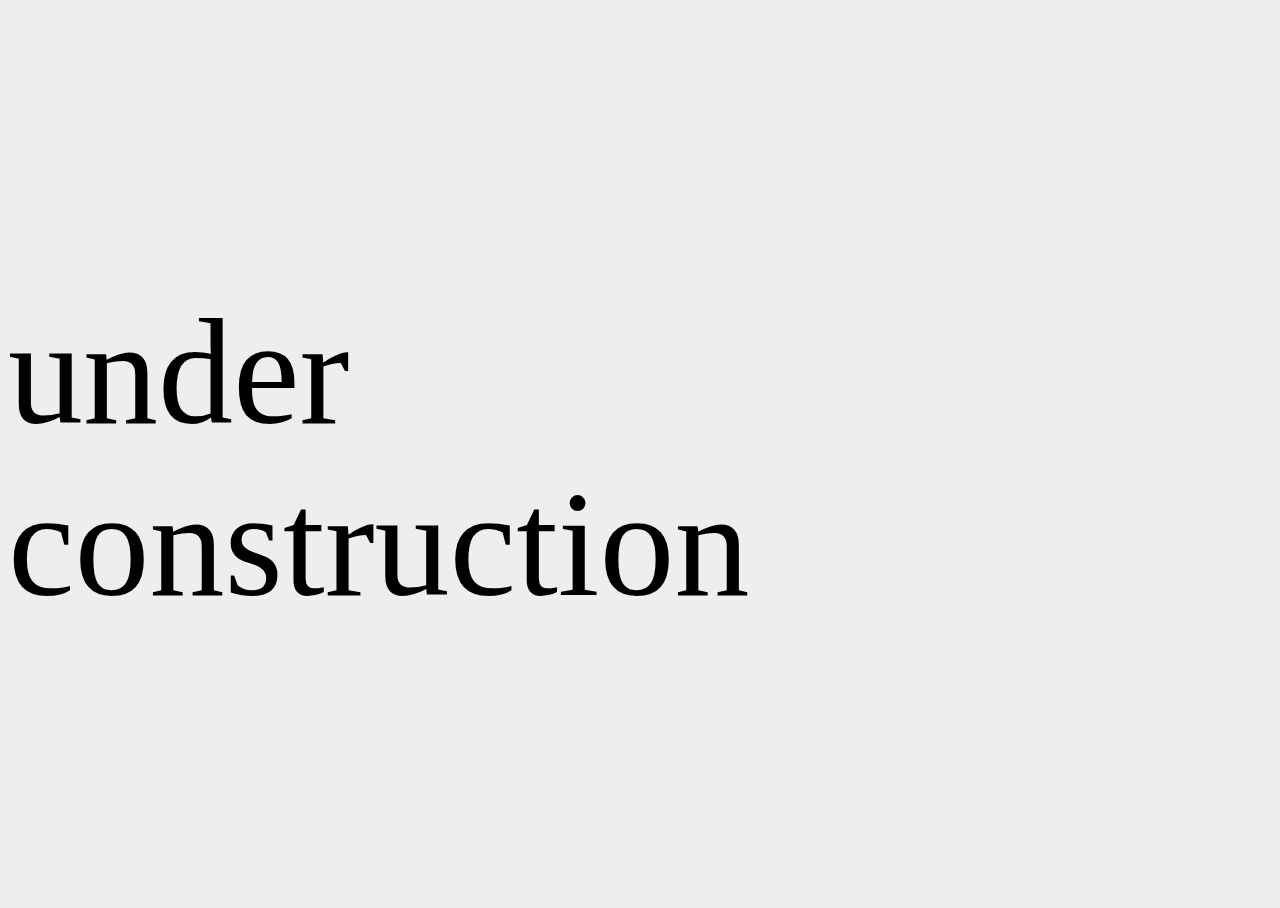
<file: underconstruction.html>
<!DOCTYPE html>
<html>

<head>
	<title>Aleksandr Mergold</title>
	<meta charset="utf-8" />
	<link rel="stylesheet" href="assets/main-temp.css" type="text/css" />
	<style>
	@import url('https://fonts.googleapis.com/css2?family=DM+Mono:wght@300;400&family=Roboto&display=swap');
	</style>
</head>

<body>
  <div class="wip">
  under<br>
  construction
</div>
</body>

</html>
</file>
<file: assets/main.css>
html, body {
	height: 100%;
	scroll-behavior: smooth;
}

body {
	margin:0;
	background: #eeeeee;
	font-family: Times New Roman, serif;

}
body.archive {
	margin:0;
	background: lightgray;
	font-family: Times New Roman, serif;

}


p {
	max-width: 800px;
		font-size: 30px;
		padding-bottom: 1.3em;
}

div.tab {
  background-color: red;
  width: 225px;
  border: 10px solid red;
	position: fixed;
	/*margin-top: -10px;*/
	margin-left: 0px;
	padding-right: 0px;
	padding-left: 10px;
	margin-top: 200px;
	text-decoration: none !important;
	color: black;
	font-size: 20px;
}

div.tab:hover {
  background-color: red;
  width: 225px;
  border: 10px solid red;
	position: fixed;
	/*margin-top: -10px;*/
	margin-left: 0px;
	padding-right: 0px;
	padding-left: 10px;
	margin-top: 200px;
	text-decoration: none !important;
	color: red;
	font-size: 20px;
	/* opacity: 85%; */
}

div.bg {
	z-index: -1000;
	position: fixed;
	overflow: hidden;
	top: 0;
	/* margin:0; */
	margin-left: -5px;
		margin-right: -50px;
			margin-top: -5px;
	background: darkgray;
	font-family: Times New Roman, serif;
	background-repeat: repeat;
	opacity: 20%;
}



a {
	text-decoration: none;
	color: black;
	/*font-style: italic;*/
}

a:hover {
	background: red;
	color: red;
	text-decoration: none !important;
}
a.info {
    -webkit-text-decoration-skip: objects;
    text-decoration: none !important;
		padding-top: 0;
		padding-bottom: 0;
}

hr {
	border-top: 1px dashed #bfbfbf;
	border-bottom: 0px;
	border-right: 0px;
	border-left: 0px;
	max-width: 800px;
	position: relative;
	margin-left: 0;
	margin-top: .65em;
	margin-bottom: .65em;
}
hr.sidebar {
	border-top: 1px dashed #bfbfbf;
	border-bottom: 0px;
	border-right: 0px;
	border-left: 0px;
	max-width: 800px;
	position: relative;
	margin-left: 0;
	margin-top: .25em;
	margin-bottom: .25em;
}

iframe.headings {
	border: none;
	margin:0, overflow: hidden;
		overflow-x: hidden;
		overflow-y: hidden;
		scrolling: no;
		width: 100%;
		height: 40px;
		max-width: 800px;
}
iframe.body {
	border: none;
	margin:0, overflow: hidden;
		overflow-x: hidden;
		overflow-y: hidden;
		width: 100%;
		height: 400px;
		max-width: 800px;
}

.container {
	/* margin-left: 300px; */
	padding-left: 250px;

	/* margin-bottom: 20px;
	margin-right: 30px;
	padding-top: 0px; */
}
.document {
font-size: 30px;
margin: auto;
-webkit-hyphens: manual;
-ms-hyphens: manual;
hyphens: manual;
}
.archive {
font-size: 30px;
margin: 20%;
position: fixed;
-webkit-hyphens: manual;
-ms-hyphens: manual;
hyphens: manual;
/* background-image: url("assets/background.gif") */
background: #eeeeee;
line-height: 1.3em;
padding-left: 60px;
padding-bottom: 30px;
padding-right: 30px;
scrolling: no;
max-width: 775px;
}
.archive-sub {
font-size: 20px;
line-height: 1.3em;
padding-top: 30px;
font-style: italic;
}
.archive-heading {
font-size: 60px;
padding-top: 45px;
padding-bottom: 30px;
}

.columns {
	margin-top: 2em;
}

.column {
	display: inline-block;
	vertical-align: top;
}

.columns-1 .column {
	width: 100%;
}

.columns-2 .column {
	width: 50%;
}

.columns-3 .column {
	width: 33.33%;
}

.columns-4 .column {
	width: 25%;
}

.columns-5 .column {
	width: 20%;
}

/* NAVIGATION
--------------------------------------------------------- */

nav {
	/*border-right: 10px solid #000;*/
	position: fixed;
	margin-left: 20px;
	padding-right: 260px;
	height: 100%;
	font-size: 20px;
	padding-top: 25px;
	padding-bottom: 40px;
	line-height: 1.3em;
	color: gray;
}

nav a {
	text-decoration: none !important;
	color: red;
	padding: 2px;
	margin-left: -2px;
	/* background: red; */
}

nav li {
	list-style-type: none;
	/*font-size: 16px;*/
	/*margin-bottom: 10px;*/
	width: auto;
	padding-bottom: 0px;
}

nav li:first-child {
	margin-top: 0px;
}

nav ul {
	margin-top: -1.3em;
	margin-left: 0px;
	list-style: none;
  padding-left: 0;
	margin-bottom: 0px;
	text-align: right;
}
ul {

	list-style: none;


}
ul a{

	text-decoration: none !important;
	color: red;
	padding: 2px;
	margin-left: -2px;
	/* background: red; */


}

nav li.current,
nav li.current:hover {
	cursor: pointer;
	background: red;
	padding-bottom: 0;
	list-style: none;
}

.footer {
	position: fixed;
	bottom: 00px;
	padding-bottom: 20px;
	font-size: 20px;
	/* width: auto; */
}

.footer p{
	margin-bottom: 0px;
}

/* MEDIA QUERIES
--------------------------------------------------------- */

@media screen and (max-width: 1000px) {

	h1, h2, h3, h4, h5, h6, p, li, ol,
	.centered,
	.byline,
	.year,
	.byline-extra,
	.pdf,
	.header {
		font-size: 20px;
		line-height: 1.3;
	}

	/* p {
		padding-bottom: 1.3em;
	} */

}
div.footer {
    padding-bottom: 30px;
    position: fixed;
    bottom: 0;

}

div.recipients {
		max-width: 800px;
		font-size: 20px;
		padding-bottom: 20px;
		line-height: 1.3em;
}

.archive a{
		background: yellow;
		padding: 2px;
}

.archive a:hover{
		color: yellow;
		background: yellow;
		padding: 2px;
}

	.modal {
	    display: none;
			margin: auto;
	    background-color: rgba(190, 190, 190, .86);
	    width: 100%;
	    /* z-index: 3000; */
	    padding-left: 25%;
			/* padding-right: 15%; */
	    z-index: 2000;
	    outline: 'none'
	}

	/* Caption of Modal Image */

	#class-heading {
	    margin: auto;
	    display: block;
	    font-size: 74px;
	    width: 50%;
	    color: white;
	    padding-top: 65px;
	    z-index: 7000;
	    background-color: transparent;
	    letter-spacing: 1px;
	    line-height: 1em;
	}

	#caption {
	    margin: auto;
			display: block;
	    width: 50%;
	    color: white;
	    margin-top: -1em;
	    background-color: transparent;
	    font-size: 37px;
			line-height: 1.3em;
	}

	mark {
	  background-color: rgba(0, 0, 255, .75);
	  color: white;
	}

	strong {
		color: white;
	}

	}
	@media screen and (max-width: 800px) {

		.container {
			margin: 50px;
		}

		nav {
			display: block;
			height: auto;
			padding-top: 0px;
			padding-right: 20px;
			position: fixed;
		}

	/* The Close Button */

	.close {
	    position: absolute;
	    top: 10px;
	    left: -300px;
	    color: rgba(255, 255, 255, 1.0);
	    font-size: 220px;
	    font-weight: lighter;
	    transition: 0.3s;
	}

	.close:hover,
	.close:focus {
	    color: rgba(255, 255, 255, 0.0);
	    text-decoration: none;
	    cursor: pointer;
	}
</file>
<file: assets/archive.css>
html, body {
	height: 100%;
	scroll-behavior: smooth;
}

body {
	/* margin:0; */
	background: darkgray;
	font-family: Times New Roman, serif;

}

h1 {
	font-size: 50px;
	padding-bottom: 05px;
	padding-left: 17px;
	/* margin-left: -100px; */
}


p {
	max-width: 800px;
		font-size: 20px;
		padding-bottom: 1.3em;
		padding-left: 30px;
		text-indent: -.4em;

}

p.quotes {
	max-width: 800px;
		/* font-size: 20px; */
		padding-bottom: 1.3em;
		margin-right: 20px;
		margin-left: -.4em;
		padding-right: 10px;

}


div.bg {
	z-index: -1000;
	position: fixed;
	overflow: hidden;
	top: 0;
	/* margin:0; */
	margin-left: -5px;
		margin-right: -50px;
			margin-top: -5px;
	background: darkgray;
	font-family: Times New Roman, serif;
	background-repeat: repeat;
	opacity: 20%;
}


div.home {

	position: fixed;
	/*margin-top: -10px;*/
	margin-left: 0px;
	padding-right: 0px;
	padding-left: 10px;
	margin-top: 110px;
	text-decoration: none !important;
	color: black;
	font-size: 20px;
}

a {
	text-decoration: none;
	color: black;
	background: yellow;
	padding: 4px;
border: 1px dashed gray;	/*font-style: italic;*/
}

a:hover {
	background: yellow;
	color: yellow;
	text-decoration: none !important;
}
a:active {
  color: black;
	text-decoration: none;
}

/* a:visited {
  color: black;
	text-decoration: none !important;
} */

hr {
	border-top: 1px dashed rgb(160, 160, 160);
	border-bottom: 0px;
	border-right: 10px;
	border-left: 0px;
	max-width: 800px;
	position: relative;
	margin-left: 0;
	margin-right: 10px;
	/* margin-top: -2em; */
	margin-bottom: 18px;
	z-index: 20000;
	padding-bottom: 10px;
}

.document {
margin: auto;
-webkit-hyphens: manual;
-ms-hyphens: manual;
hyphens: manual;
hanging-punctuation: first;

}

.container {
	background: #eeeeee;
	margin-top: 70px;
	margin-left: auto;
	margin-right: auto;
	width: 75%;
	max-width: 650px;
}

.archive-container {
	display: block;

		width: 60%;
		margin: auto;
	  padding-left: 00px;
		padding-top: 15px;
		padding-right: 40px;
	  border: 0px solid gray;
		margin-top: 106px;
		max-width: 700px;
		padding-bottom: 50px;
		background-color:#eeeeee;

}

.archive-subheading {
	display: block;
	font-size: 20px;
	text-align:left;
	padding-left: 20px;
	padding-right: 10px;
	/* position: absolute; */
	padding-bottom: 0px;

}


/* .archive-header {
		font-size: 20px;
		top: 20px;
		left: 20px;
		line-height: 1.3em;
		position: fixed;
	  display: block;
	  text-align: left;
	  padding-left: 10px;
		padding-bottom: 30px;
	 	padding-right: 40px;
	 	max-width: 700px;

}

.archive-subheading {
	display: block;
	font-size: 20px;
	text-align:left;
	padding-left: 0px;
	padding-right: 10px;
	position: absolute;
	padding-bottom: 0px;

}

.archive-update {
	font-size: 20px;
	line-height: 1.3em;
	position: relative;
	margin-left: -20px;
	margin-right: -10px;
	margin-bottom: 10px;
	padding-bottom: 50px;
	padding-left: 148px;
	padding-right: 40px;
	background: #eeeeee;
	z-index: 9999;

} */

.archive-button{
	font-size: 20px;
	line-height: 1.3em;
	padding-top: 0.65em;
	padding-bottom: 20px;
	padding-left: 60px;
	margin-top:
	margin-left: -20px;
	margin-right: -10px;
	z-index: 5000;
	width: 100px;
	top: -4px;

	position: relative;
			left: 0px;
			background: #eeeeee;

}
.button {
  background-color: #4CAF50; /* Green */
  border: none;
  color: white;
  padding: 15px 32px;
  text-align: center;
  text-decoration: none;
  display: inline-block;
  font-size: 16px;

}


.archive-random {

	line-height: 1.3em;
		/* margin-top: -280px; */
		margin-left: -10px;
		margin-right: 10px;
		padding-top: 700px;
		padding-left: 50px;
		max-height: 100%;
		position: relative;
		background-color:#eeeeee;
		z-index: -99;
		overflow-y: scroll;
		/* text-indent: -.4em; */
		margin-bottom: 50px;



}


.columns {
	margin-top: 2em;
}

.column {
	display: inline-block;
	vertical-align: top;
}

.columns-1 .column {
	width: 100%;
}

.columns-2 .column {
	width: 50%;
}

.columns-3 .column {
	width: 33.33%;
}

.columns-4 .column {
	width: 25%;
}

.columns-5 .column {
	width: 20%;
}

/* NAVIGATION
--------------------------------------------------------- */


/* MEDIA QUERIES
--------------------------------------------------------- */

@media screen and (max-width: 1000px) {

	h2, h3, h4, h5, h6, p, li, ol,
	.centered,
	.byline,
	.year,
	.byline-extra,
	.pdf,
	.header {
		font-size: 20px;
		line-height: 1.3;
	}

	/* p {
		padding-bottom: 1.3em;
	} */

}
div.footer {
    padding-bottom: 30px;
    position: fixed;
    bottom: 0;

}




	mark {
	  background-color: rgba(0, 0, 255, .75);
	  color: white;
	}

	strong {
		color: white;
	}

	}
	@media screen and (max-width: 800px) {

		.container {
			margin: 50px;
		}
</file>
<file: assets/main-temp.css>
html, body {
	height: 100%;
}

body {
	background: #eeeeee;
	font-family: Times New Roman, serif;
	font-size: 150px;
	text-align: left;
}
div {
  display: flex;
  justify-content: left;
  align-items: center;
  height: 100%;
  width: 100%;
}



p {
	max-width: 750px;
		font-size: 30px;
}

a {
	text-decoration: underline;
	color: black;
	/*font-style: italic;*/
}
</file>
